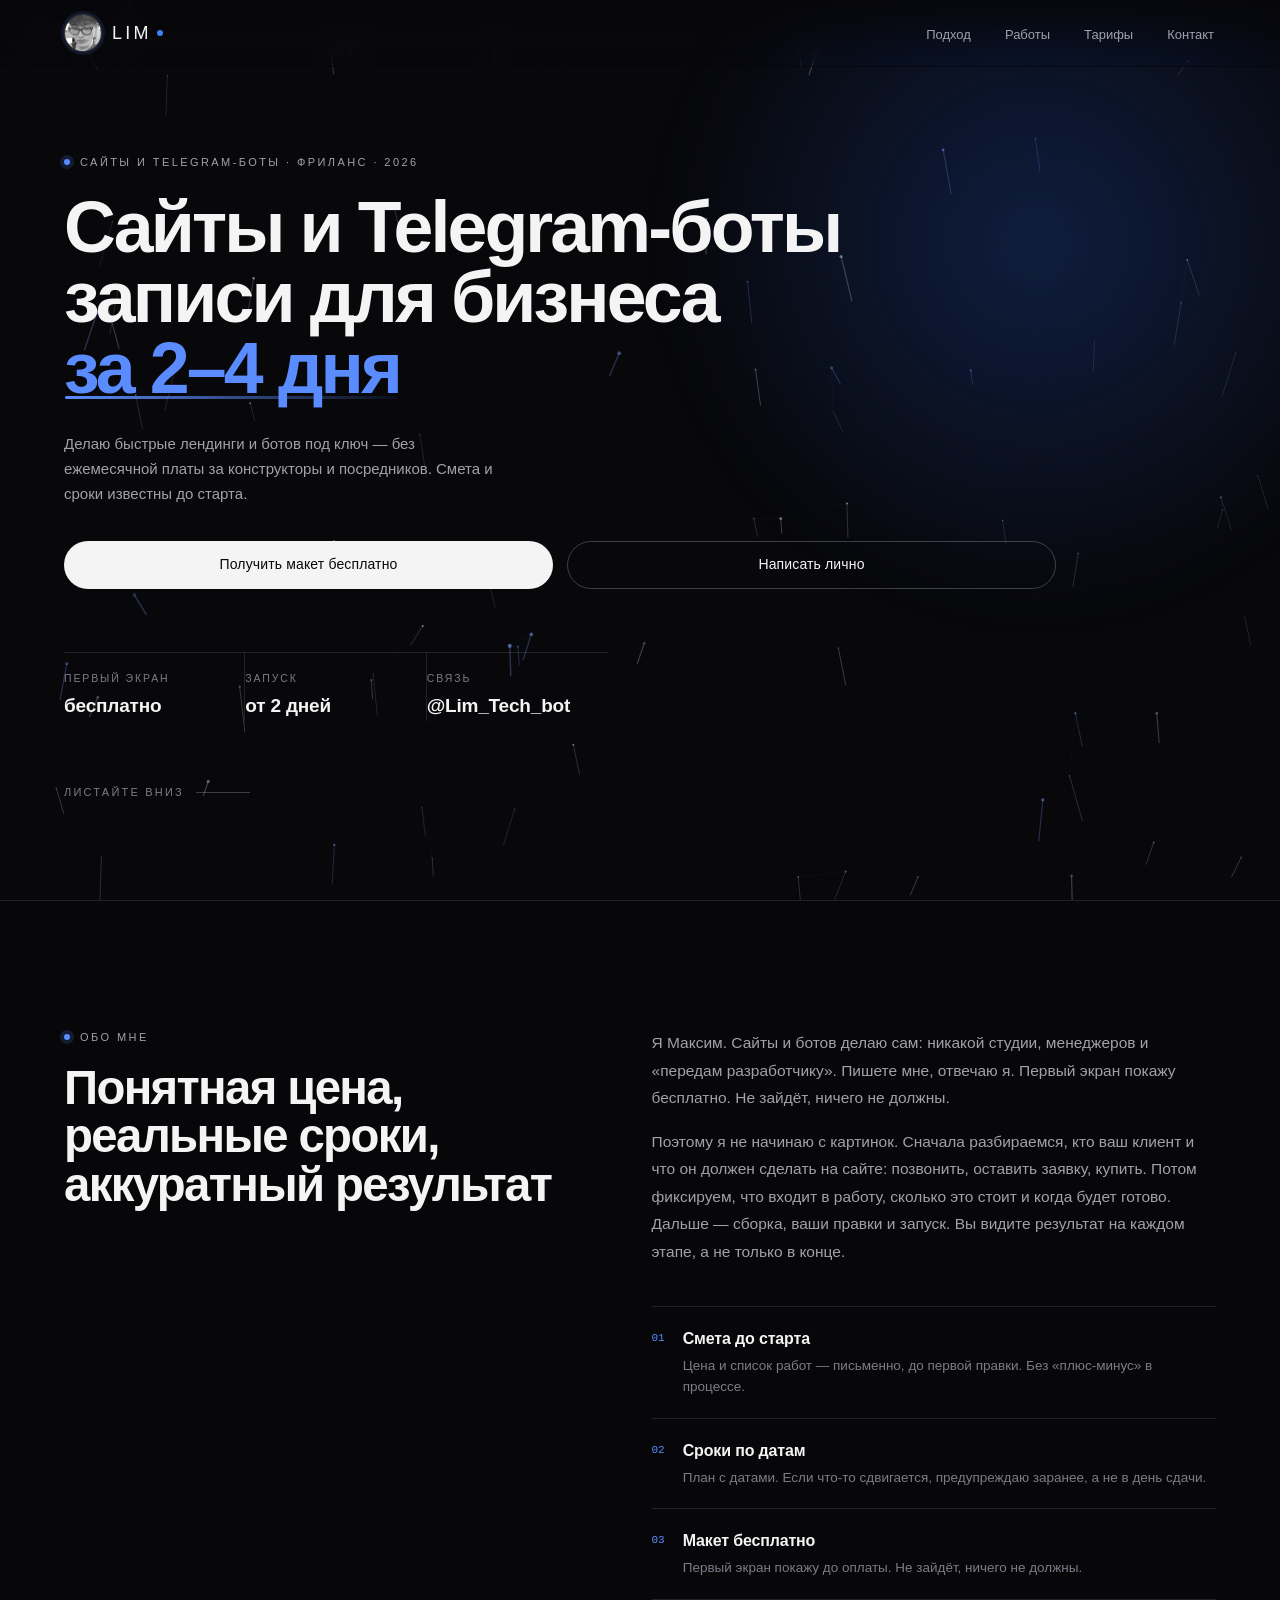
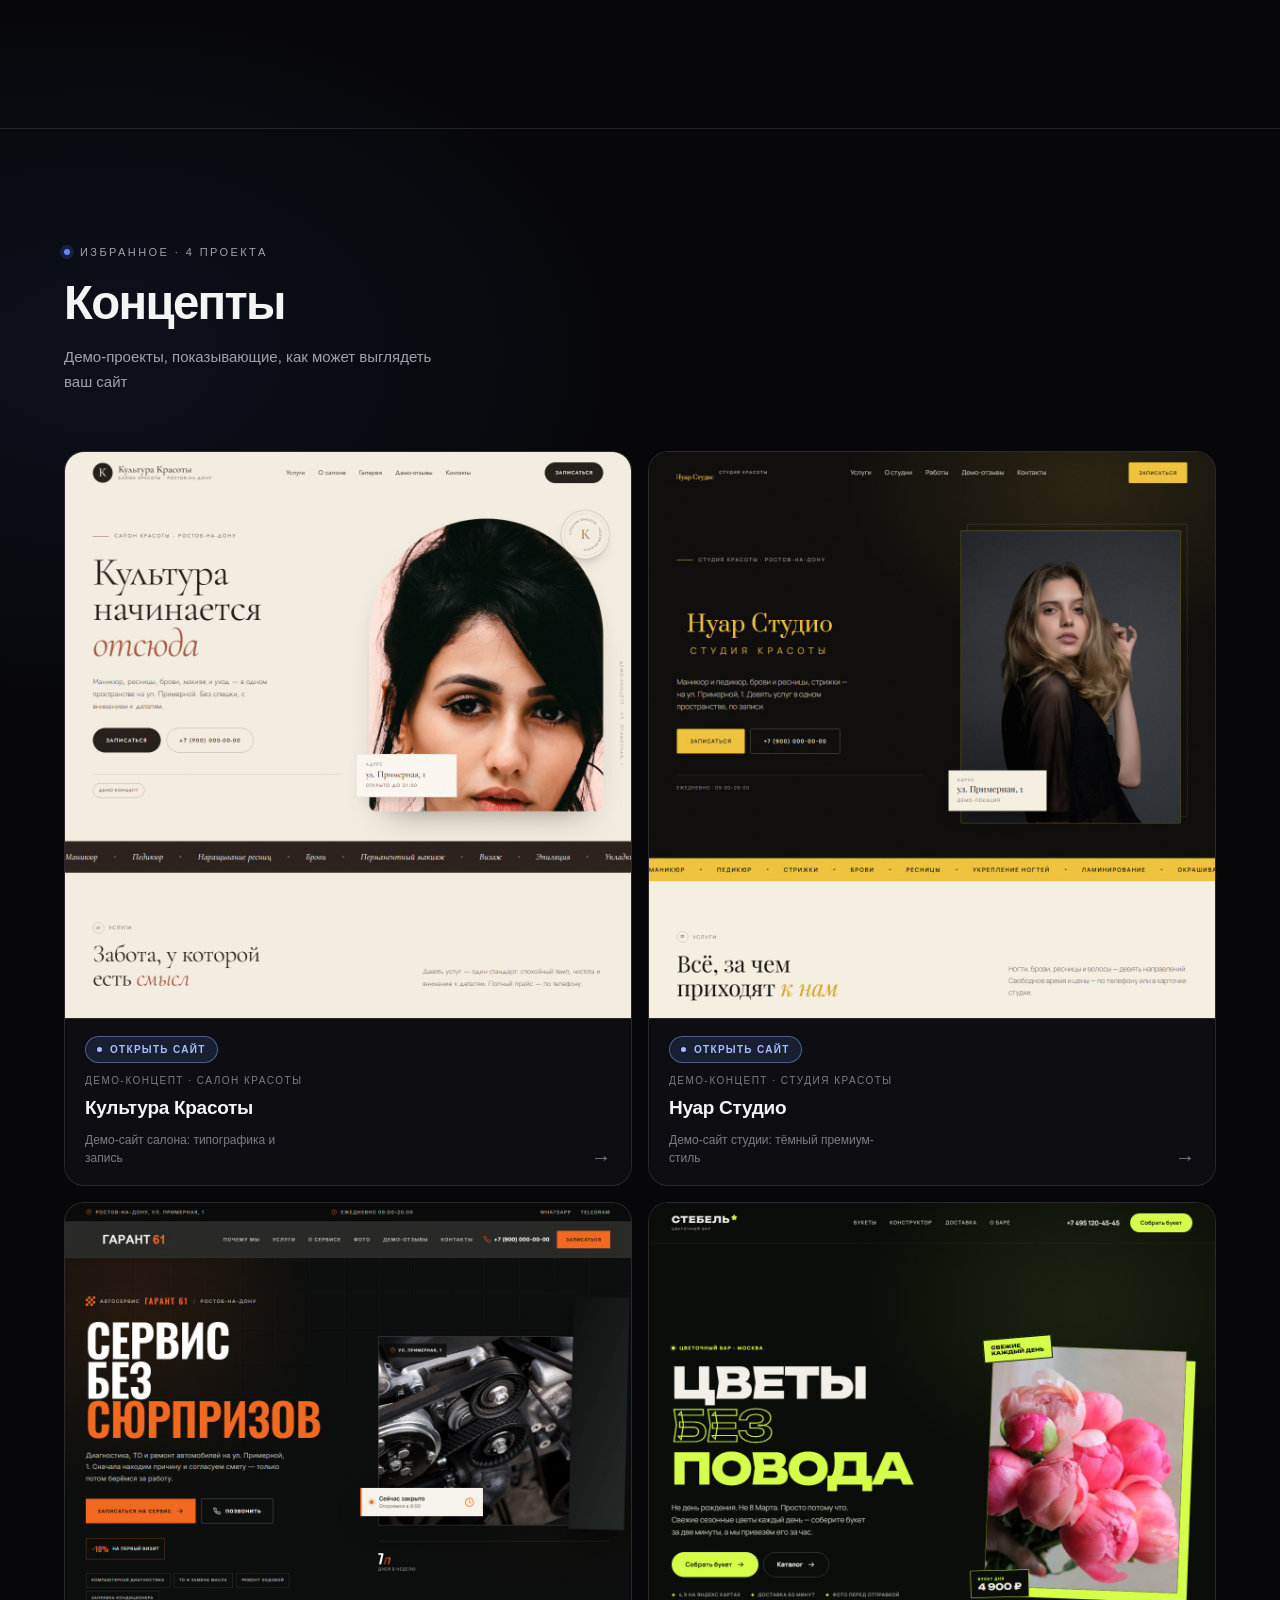
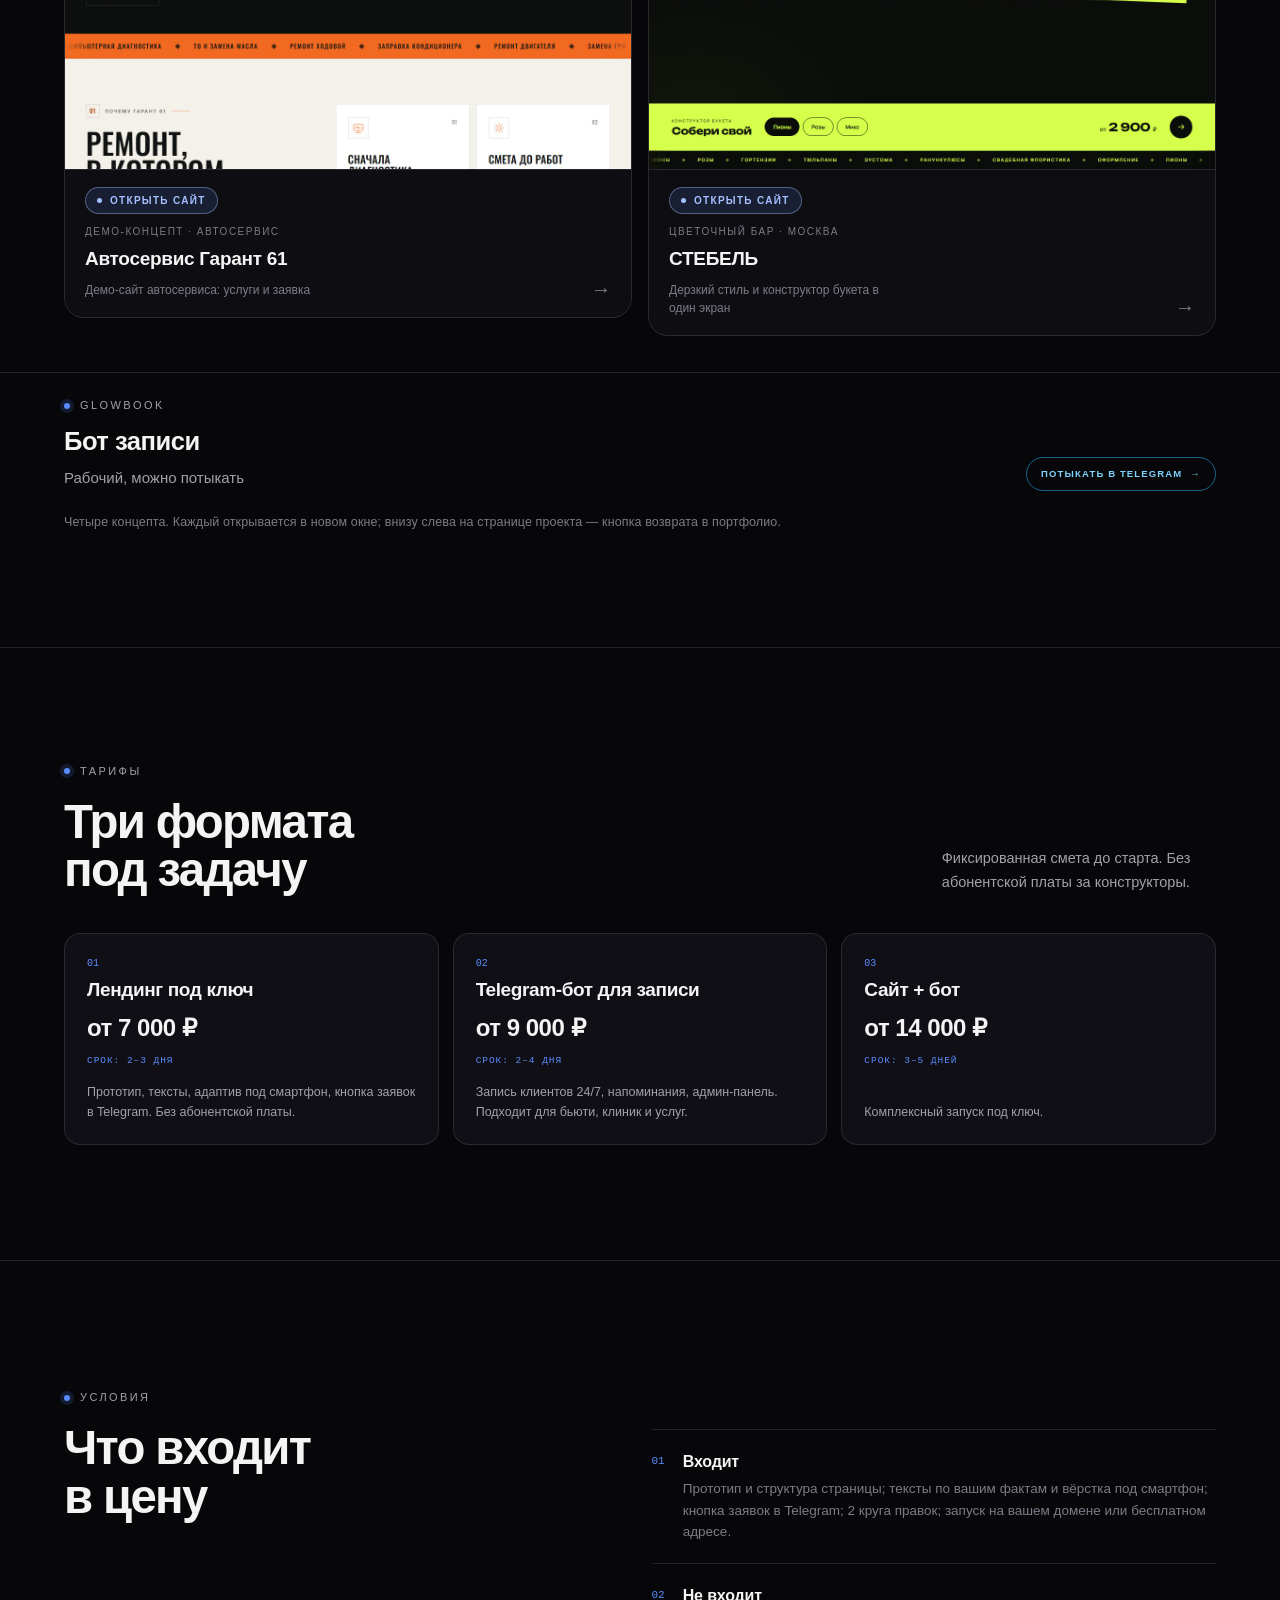
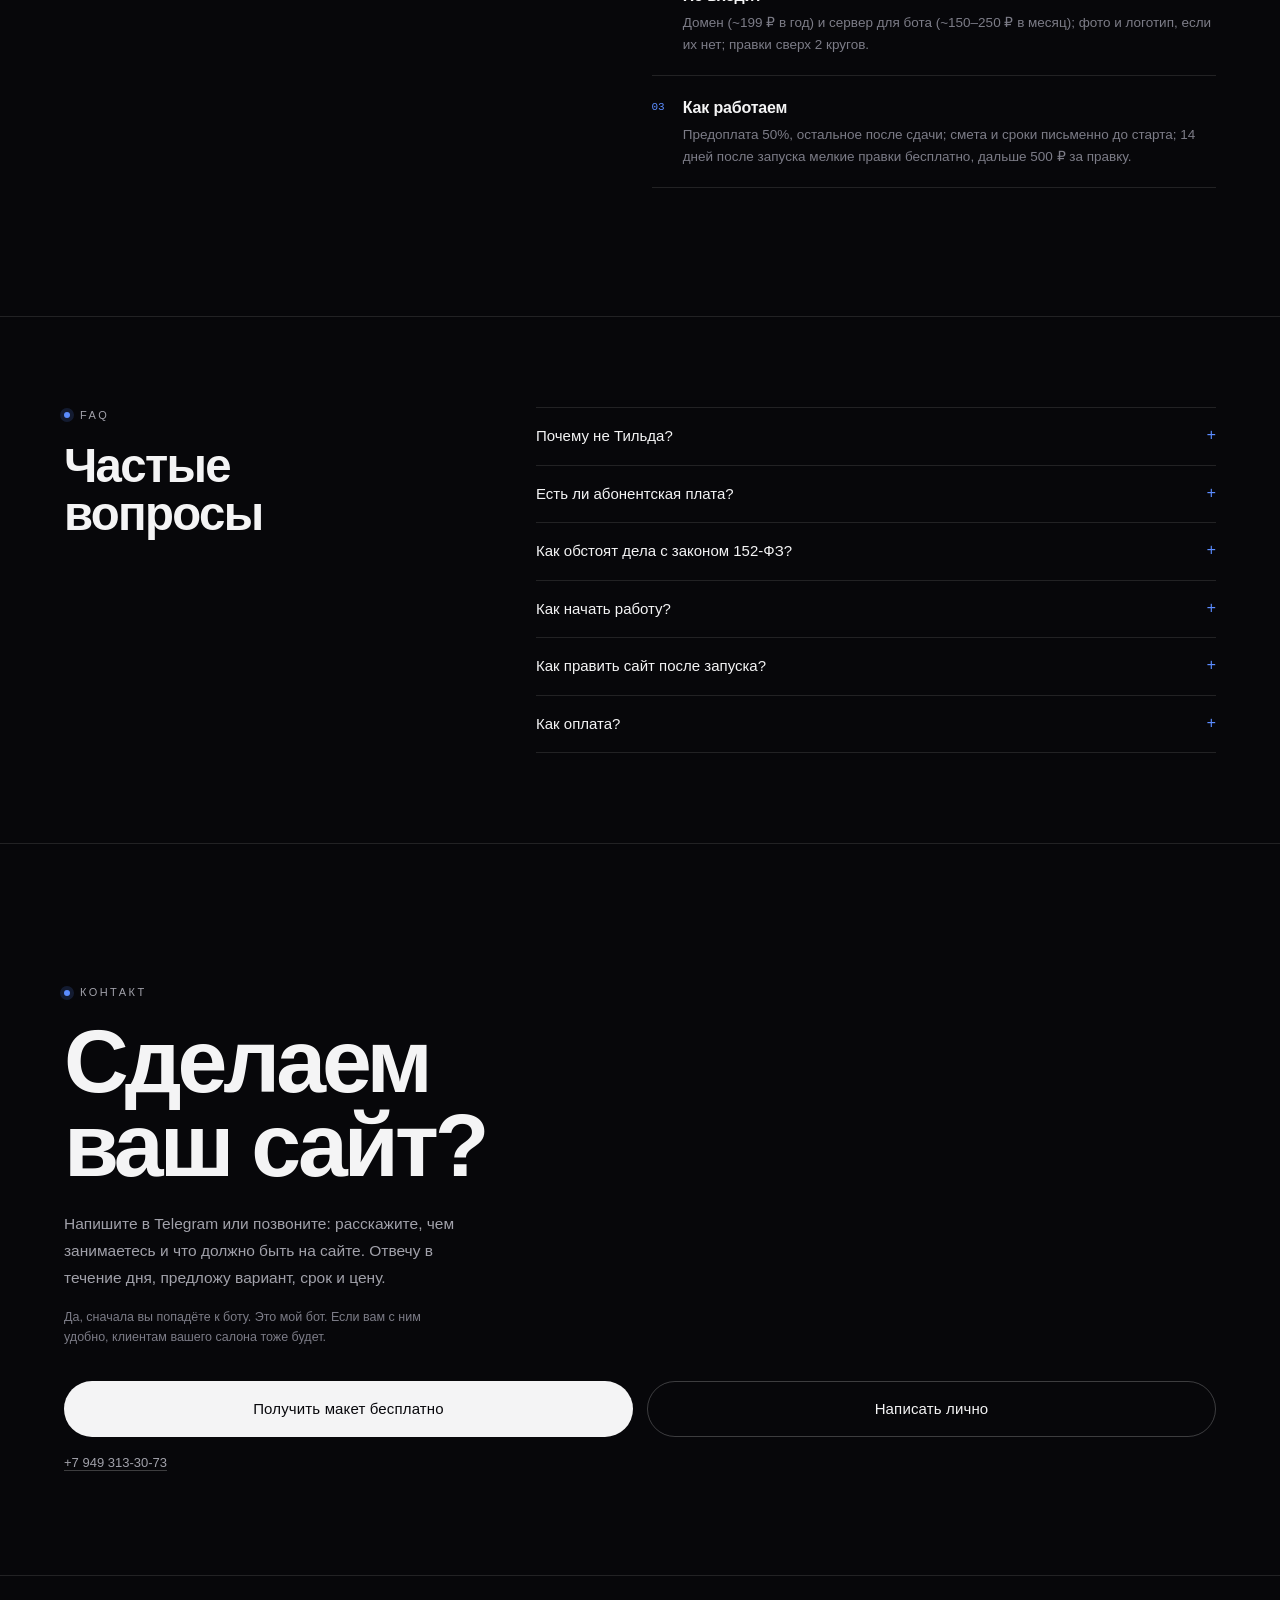
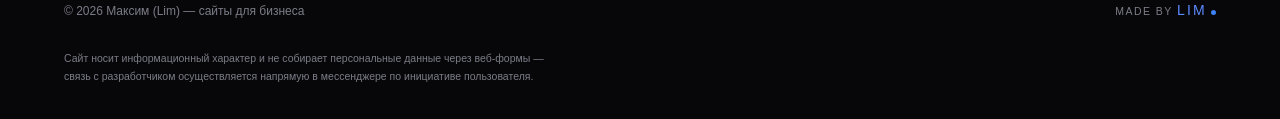
<file: index.html>
<!doctype html>
<html lang="ru">
<head>
<meta charset="utf-8" />
<meta name="viewport" content="width=device-width, initial-scale=1.0" />
<title>Максим (Lim) — сайты и Telegram-боты для бизнеса за 2–4 дня</title>
<meta name="description" content="Лендинги и Telegram-боты записи под ключ за 2–4 дня. Смета, сроки и цена до старта. Без абонентской платы и посредников." />
<meta name="theme-color" content="#07070a" />
<meta property="og:title" content="Максим (Lim) — сайты и Telegram-боты для бизнеса за 2–4 дня" />
<meta property="og:description" content="Быстрые лендинги и боты записи под ключ. Смета и сроки известны до старта." />
<meta property="og:type" content="website" />
<link rel="icon" href="./assets/favicon.ico" type="image/x-icon" />
<link rel="stylesheet" href="./assets/styles.css" />
</head>
<body>
<a class="skip-link" href="#works">Перейти к работам</a>

<canvas id="particles" aria-hidden="true"></canvas>
<div class="grain" aria-hidden="true"></div>

<header class="topbar">
  <a class="brand" href="#top" aria-label="LIM — на главную">
    <img class="brand-avatar" src="./assets/avatar.jpg" alt="" width="38" height="38" />
    <span class="brand-text"><span class="brand-word">LIM</span><span class="brand-dot" aria-hidden="true"></span></span>
  </a>

  <nav class="nav" aria-label="Основная навигация">
    <a href="#about">Подход</a>
    <a href="#works">Работы</a>
    <a href="#pricing">Тарифы</a>
    <a href="#contact">Контакт</a>
  </nav>
</header>

<main id="top">

  <!-- ───────────────────────── HERO ───────────────────────── -->
  <section class="hero" aria-labelledby="hero-title">
    <div class="hero-inner">
      <p class="eyebrow reveal">
        <span class="eyebrow-dot" aria-hidden="true"></span>
        Сайты и Telegram-боты · фриланс · 2026
      </p>

      <h1 class="hero-title hero-title--offer reveal" id="hero-title">
        Сайты и Telegram&#8209;боты<br />
        записи для бизнеса<br />
        <span class="hero-accent">за 2–4 дня</span>
      </h1>

      <p class="hero-lead reveal">
        Делаю быстрые лендинги и ботов под ключ — без ежемесячной платы
        за конструкторы и посредников. Смета и сроки известны до старта.
      </p>

      <div class="hero-actions reveal">
        <a class="btn btn--primary" href="https://t.me/Lim_Tech_bot?start=site" target="_blank" rel="noopener">Получить макет бесплатно</a>
        <a class="btn btn--ghost" href="https://t.me/Liyd_q" target="_blank" rel="noopener">Написать лично</a>
      </div>

      <dl class="hero-stats reveal">
        <div><dt>Первый экран</dt><dd>бесплатно</dd></div>
        <div><dt>Запуск</dt><dd>от 2 дней</dd></div>
        <div><dt>Связь</dt><dd>@Lim_Tech_bot</dd></div>
      </dl>
    </div>

    <div class="hero-bottom">
      <a class="scroll-cue" href="#about">
        <span>Листайте вниз</span>
        <span class="scroll-cue-line" aria-hidden="true"></span>
      </a>
    </div>
  </section>

  <!-- ───────────────────────── ABOUT ───────────────────────── -->
  <section class="chapter" id="about" aria-labelledby="about-title">
    <div class="chapter-head">
      <p class="eyebrow reveal"><span class="eyebrow-dot" aria-hidden="true"></span>Обо мне</p>
      <h2 class="chapter-title reveal" id="about-title">
        Понятная цена,<br />реальные сроки,<br />аккуратный результат
      </h2>
    </div>

    <div class="chapter-body">
      <p class="reveal">
        Я Максим. Сайты и ботов делаю сам: никакой студии, менеджеров и
        «передам разработчику». Пишете мне, отвечаю я. Первый экран покажу
        бесплатно. Не зайдёт, ничего не должны.
      </p>
      <p class="reveal">
        Поэтому я не начинаю с картинок. Сначала разбираемся, кто ваш клиент и
        что он должен сделать на сайте: позвонить, оставить заявку, купить.
        Потом фиксируем, что входит в работу, сколько это стоит и когда будет
        готово. Дальше — сборка, ваши правки и запуск. Вы видите результат на
        каждом этапе, а не только в конце.
      </p>

      <ul class="principles">
        <li class="reveal">
          <span class="principle-num" aria-hidden="true">01</span>
          <h3>Смета до старта</h3>
          <p>Цена и список работ — письменно, до первой правки. Без «плюс-минус» в процессе.</p>
        </li>
        <li class="reveal">
          <span class="principle-num" aria-hidden="true">02</span>
          <h3>Сроки по датам</h3>
          <p>План с датами. Если что-то сдвигается, предупреждаю заранее, а не в день сдачи.</p>
        </li>
        <li class="reveal">
          <span class="principle-num" aria-hidden="true">03</span>
          <h3>Макет бесплатно</h3>
          <p>Первый экран покажу до оплаты. Не зайдёт, ничего не должны.</p>
        </li>
      </ul>
    </div>
  </section>

  <!-- ───────────────────────── WORKS ───────────────────────── -->
  <section class="works" id="works" aria-labelledby="works-title">
    <div class="works-head">
      <div>
        <p class="eyebrow reveal"><span class="eyebrow-dot" aria-hidden="true"></span>Избранное · 4 проекта</p>
        <h2 class="chapter-title reveal" id="works-title">Концепты</h2>
        <p class="works-lead reveal">
          Демо-проекты, показывающие, как может выглядеть ваш сайт
        </p>
      </div>

      <div class="works-controls reveal">
        <p class="works-hint" aria-hidden="true">Листайте вбок <span>→</span></p>
        <div class="works-buttons">
          <button class="round-btn" type="button" data-scroll="prev" aria-label="Предыдущий пример">
            <svg viewBox="0 0 24 24" aria-hidden="true"><path d="M19 12H5M11 6l-6 6 6 6" /></svg>
          </button>
          <button class="round-btn" type="button" data-scroll="next" aria-label="Следующий пример">
            <svg viewBox="0 0 24 24" aria-hidden="true"><path d="M5 12h14M13 6l6 6-6 6" /></svg>
          </button>
        </div>
      </div>
    </div>

    <div class="works-viewport">
      <ul class="works-track" id="works-track" tabindex="0"
          aria-label="Примеры работ">

        <!-- 01 · Культура Красоты -->
        <li class="work" data-accent="#b4755d">
          <a class="work-card work-card--site" href="./salon-kultura/index.html" target="_blank" rel="noopener">
            <div class="work-mock">
              <img class="work-shot" src="./assets/img/work-kultura.jpg" alt="Первый экран сайта «Культура Красоты»" width="1200" height="1200" loading="lazy" decoding="async" />
            </div>
            <div class="work-foot">
              <div>
                <span class="work-badge">Открыть сайт</span>
                <span class="work-tag">Демо-концепт · салон красоты</span>
                <h3>Культура Красоты</h3>
                <p class="work-desc">Демо-сайт салона: типографика и запись</p>
              </div>
              <span class="work-arrow" aria-hidden="true">→</span>
            </div>
          </a>
        </li>

        <!-- 02 · Нуар Студио -->
        <li class="work" data-accent="#d4b25a">
          <a class="work-card work-card--site" href="./salon-lili/index.html" target="_blank" rel="noopener">
            <div class="work-mock">
              <img class="work-shot" src="./assets/img/work-lili.jpg" alt="Первый экран сайта студии красоты Нуар Студио" width="1200" height="1200" loading="lazy" decoding="async" />
            </div>
            <div class="work-foot">
              <div>
                <span class="work-badge">Открыть сайт</span>
                <span class="work-tag">Демо-концепт · студия красоты</span>
                <h3>Нуар Студио</h3>
                <p class="work-desc">Демо-сайт студии: тёмный премиум-стиль</p>
              </div>
              <span class="work-arrow" aria-hidden="true">→</span>
            </div>
          </a>
        </li>

        <!-- 03 · Гарант 61 -->
        <li class="work" data-accent="#f26a21">
          <a class="work-card work-card--site" href="./autoservice-akara/index.html" target="_blank" rel="noopener">
            <div class="work-mock">
              <img class="work-shot" src="./assets/img/work-akara.jpg" alt="Первый экран сайта автосервиса Гарант 61" width="1200" height="1200" loading="lazy" decoding="async" />
            </div>
            <div class="work-foot">
              <div>
                <span class="work-badge">Открыть сайт</span>
                <span class="work-tag">Демо-концепт · автосервис</span>
                <h3>Автосервис Гарант 61</h3>
                <p class="work-desc">Демо-сайт автосервиса: услуги и заявка</p>
              </div>
              <span class="work-arrow" aria-hidden="true">→</span>
            </div>
          </a>
        </li>

        <!-- 04 · СТЕБЕЛЬ -->
        <li class="work" data-accent="#d6ff4b">
          <a class="work-card work-card--site" href="./stebel/index.html" target="_blank" rel="noopener">
            <div class="work-mock">
              <img class="work-shot" src="./assets/img/work-stebel.jpg" alt="Первый экран сайта цветочного бара СТЕБЕЛЬ" width="1200" height="1200" loading="lazy" decoding="async" />
            </div>
            <div class="work-foot">
              <div>
                <span class="work-badge">Открыть сайт</span>
                <span class="work-tag">Цветочный бар · Москва</span>
                <h3>СТЕБЕЛЬ</h3>
                <p class="work-desc">Дерзкий стиль и конструктор букета в один экран</p>
              </div>
              <span class="work-arrow" aria-hidden="true">→</span>
            </div>
          </a>
        </li>

      </ul>
    </div>

    <div class="works-bot reveal">
      <div>
        <p class="eyebrow"><span class="eyebrow-dot" aria-hidden="true"></span>GlowBook</p>
        <h3>Бот записи</h3>
        <p class="works-lead">Рабочий, можно потыкать</p>
      </div>
      <a class="work-cta" href="https://t.me/GlowBook_demo_bot" target="_blank" rel="noopener">Потыкать в Telegram <span aria-hidden="true">→</span></a>
    </div>

    <div class="works-progress" aria-hidden="true">
      <span class="works-progress-bar" id="works-progress-bar"></span>
    </div>

    <p class="works-note reveal">
      Четыре концепта. Каждый открывается в новом окне; внизу слева на странице
      проекта — кнопка возврата в портфолио.
    </p>
  </section>

  <!-- ───────────────────────── ТАРИФЫ ──────────────────────── -->
  <section class="pricing-block" id="pricing" aria-labelledby="pricing-title">
    <div class="pricing-head">
      <div>
        <p class="eyebrow reveal"><span class="eyebrow-dot" aria-hidden="true"></span>Тарифы</p>
        <h2 class="chapter-title reveal" id="pricing-title">Три формата<br />под задачу</h2>
      </div>
      <p class="pricing-lead reveal">
        Фиксированная смета до старта. Без абонентской платы за конструкторы.
      </p>
    </div>

    <ul class="pricing-grid">
      <li class="price-card reveal">
        <span class="principle-num" aria-hidden="true">01</span>
        <h3>Лендинг под ключ</h3>
        <p class="price-value">от 7 000 ₽</p>
        <p class="price-term">Срок: 2–3 дня</p>
        <p class="price-desc">Прототип, тексты, адаптив под смартфон, кнопка заявок в Telegram. Без абонентской платы.</p>
      </li>

      <li class="price-card reveal">
        <span class="principle-num" aria-hidden="true">02</span>
        <h3>Telegram-бот для записи</h3>
        <p class="price-value">от 9 000 ₽</p>
        <p class="price-term">Срок: 2–4 дня</p>
        <p class="price-desc">Запись клиентов 24/7, напоминания, админ-панель. Подходит для бьюти, клиник и услуг.</p>
      </li>

      <li class="price-card reveal">
        <span class="principle-num" aria-hidden="true">03</span>
        <h3>Сайт + бот</h3>
        <p class="price-value">от 14 000 ₽</p>
        <p class="price-term">Срок: 3–5 дней</p>
        <p class="price-desc">Комплексный запуск под ключ.</p>
      </li>
    </ul>
  </section>

  <!-- ──────────────────────── ЧТО ВХОДИТ ─────────────────── -->
  <section class="chapter" id="included" aria-labelledby="included-title">
    <div class="chapter-head">
      <p class="eyebrow reveal"><span class="eyebrow-dot" aria-hidden="true"></span>Условия</p>
      <h2 class="chapter-title reveal" id="included-title">Что входит<br />в цену</h2>
    </div>

    <div class="chapter-body">
      <ul class="principles">
        <li class="reveal">
          <span class="principle-num" aria-hidden="true">01</span>
          <h3>Входит</h3>
          <p>Прототип и структура страницы; тексты по вашим фактам и вёрстка под смартфон; кнопка заявок в Telegram; 2 круга правок; запуск на вашем домене или бесплатном адресе.</p>
        </li>
        <li class="reveal">
          <span class="principle-num" aria-hidden="true">02</span>
          <h3>Не входит</h3>
          <p>Домен (~199 ₽ в год) и сервер для бота (~150–250 ₽ в месяц); фото и логотип, если их нет; правки сверх 2 кругов.</p>
        </li>
        <li class="reveal">
          <span class="principle-num" aria-hidden="true">03</span>
          <h3>Как работаем</h3>
          <p>Предоплата 50%, остальное после сдачи; смета и сроки письменно до старта; 14 дней после запуска мелкие правки бесплатно, дальше 500 ₽ за правку.</p>
        </li>
      </ul>
    </div>
  </section>

  <!-- ───────────────────────── FAQ ─────────────────────────── -->
  <section class="faq" id="faq" aria-labelledby="faq-title">
    <div class="faq-inner">
      <div class="faq-head">
        <p class="eyebrow reveal"><span class="eyebrow-dot" aria-hidden="true"></span>FAQ</p>
        <h2 class="chapter-title reveal" id="faq-title">Частые<br />вопросы</h2>
      </div>

      <div class="faq-list reveal">
        <details>
          <summary>Почему не Тильда?</summary>
          <p>Чистая вёрстка загружается быстрее на мобильном интернете, не имеет рекламных плашек и не требует платить ~750 ₽/мес за платный тариф конструктора.</p>
        </details>
        <details>
          <summary>Есть ли абонентская плата?</summary>
          <p>За сам сайт-визитку — 0 ₽ в месяц. При желании подключается ваш домен .ru (~199 ₽ за первый год у регистратора). Для круглосуточной работы Telegram-бота нужен минимальный сервер в РФ (~150–250 ₽/мес).</p>
        </details>
        <details>
          <summary>Как обстоят дела с законом 152-ФЗ?</summary>
          <p>На простых визитках заявки уходят напрямую в ваш Telegram без сбора базы на сайте. Если нужны веб-формы или бот с базой клиентов — размещаем их на российском сервере.</p>
        </details>
        <details>
          <summary>Как начать работу?</summary>
          <p>Напишите пару слов о вашей задаче в Telegram-бот (<a href="https://t.me/Lim_Tech_bot?start=site" target="_blank" rel="noopener">@Lim_Tech_bot</a>) — бесплатно соберу концепт первого экрана или дам потыкать демо-бота.</p>
        </details>
        <details>
          <summary>Как править сайт после запуска?</summary>
          <p>Пишете мне, правлю я. 14 дней после запуска бесплатно, дальше 500 ₽ за правку.</p>
        </details>
        <details>
          <summary>Как оплата?</summary>
          <p>50% предоплата, 50% после сдачи. Смета и сроки фиксируются письменно до старта.</p>
        </details>
      </div>
    </div>
  </section>

  <!-- ──────────────────────── CONTACT ──────────────────────── -->
  <section class="contact" id="contact" aria-labelledby="contact-title">
    <p class="eyebrow reveal"><span class="eyebrow-dot" aria-hidden="true"></span>Контакт</p>

    <h2 class="contact-title reveal" id="contact-title">
      Сделаем<br />ваш сайт?
    </h2>

    <p class="contact-lead reveal">
      Напишите в Telegram или позвоните: расскажите, чем занимаетесь и что должно
      быть на сайте. Отвечу в течение дня, предложу вариант, срок и цену.
    </p>

    <p class="contact-note reveal">Да, сначала вы попадёте к боту. Это мой бот. Если вам с ним удобно, клиентам вашего салона тоже будет.</p>

    <div class="contact-actions reveal">
      <a class="btn btn--primary btn--lg" href="https://t.me/Lim_Tech_bot?start=site" target="_blank" rel="noopener">Получить макет бесплатно</a>
      <a class="btn btn--ghost btn--lg" href="https://t.me/Liyd_q" target="_blank" rel="noopener">Написать лично</a>
    </div>

    <p class="contact-phone reveal"><a href="tel:+79493133073">+7 949 313-30-73</a></p>
  </section>

</main>

<footer class="footer">
  <p>© <span id="year">2026</span> Максим (Lim) — сайты для бизнеса</p>
  <p class="footer-made">made by <span class="brand-word">LIM</span><span class="brand-dot" aria-hidden="true"></span></p>
  <p class="footer-legal"><span>Сайт носит информационный характер и не собирает персональные данные через веб-формы — связь с разработчиком осуществляется напрямую в мессенджере по инициативе пользователя.</span></p>
</footer>

<script src="./assets/main.js" defer></script>
</body>
</html>
</file>
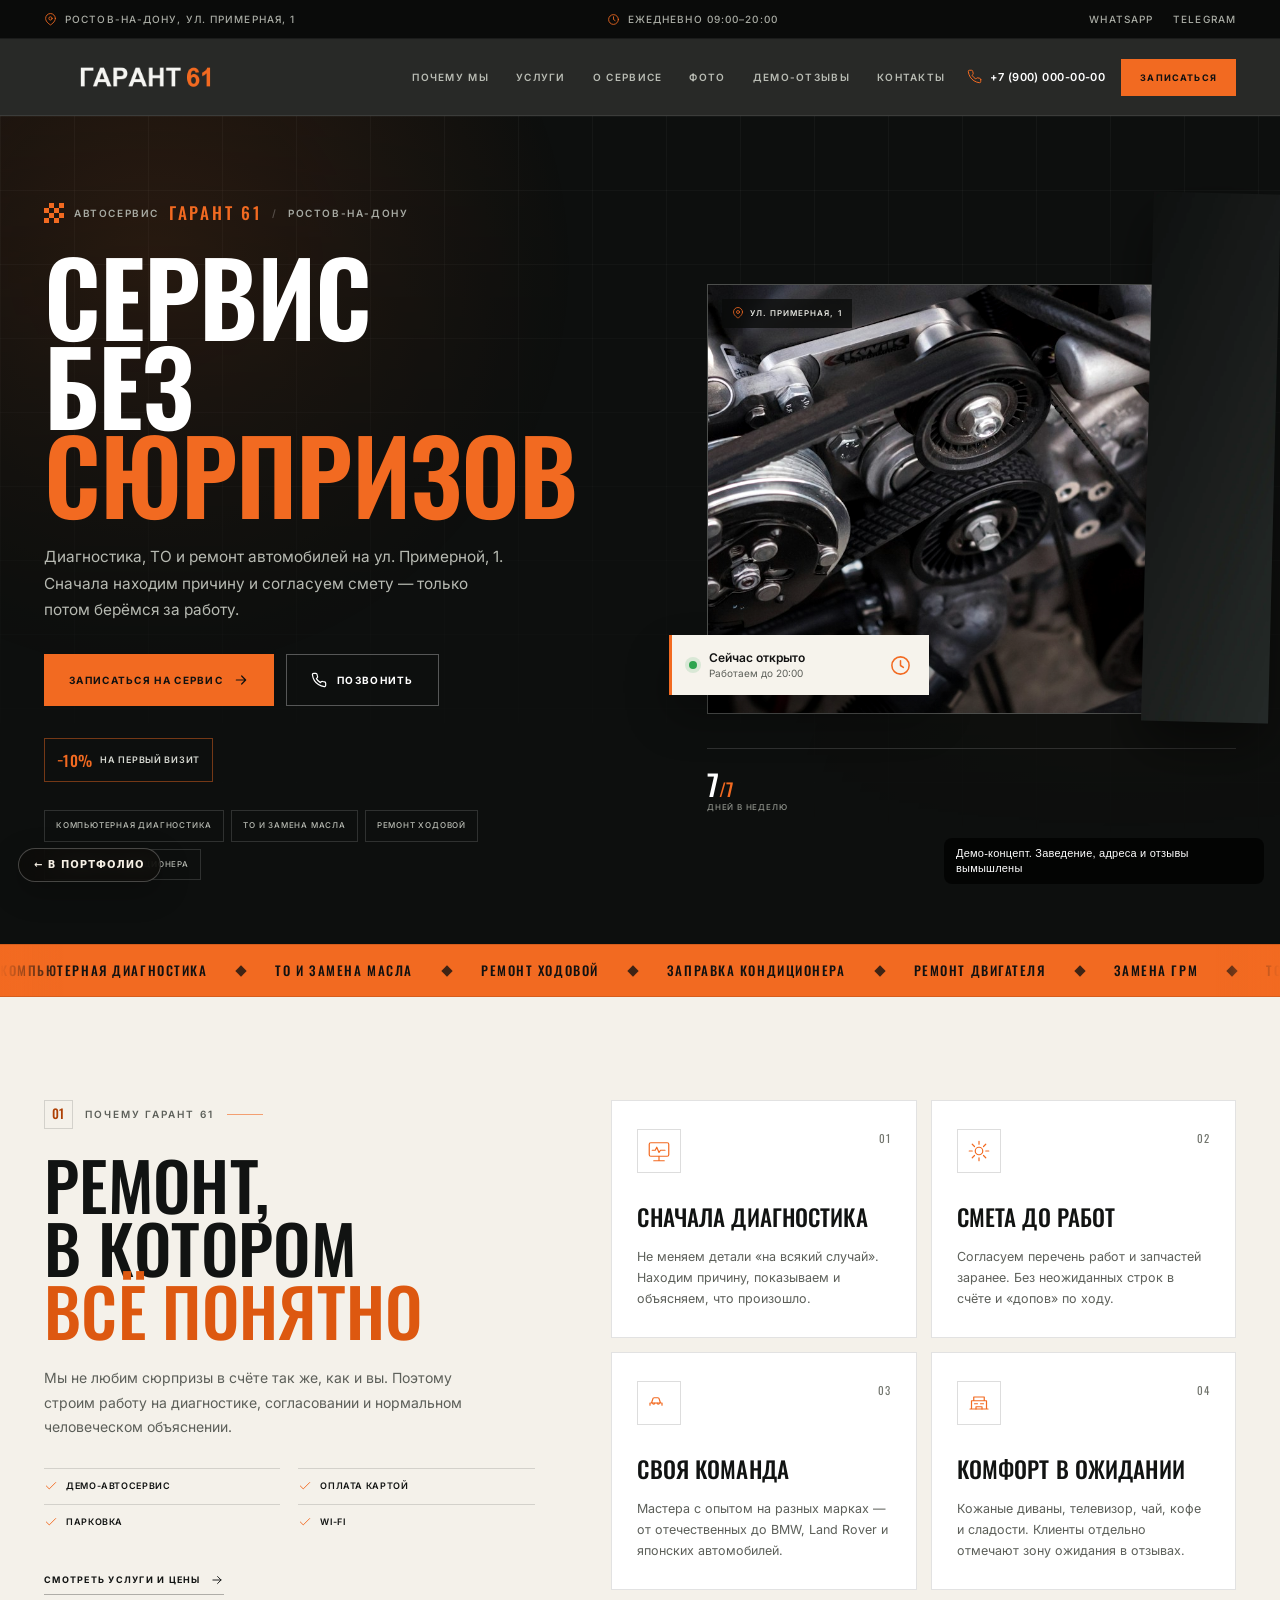
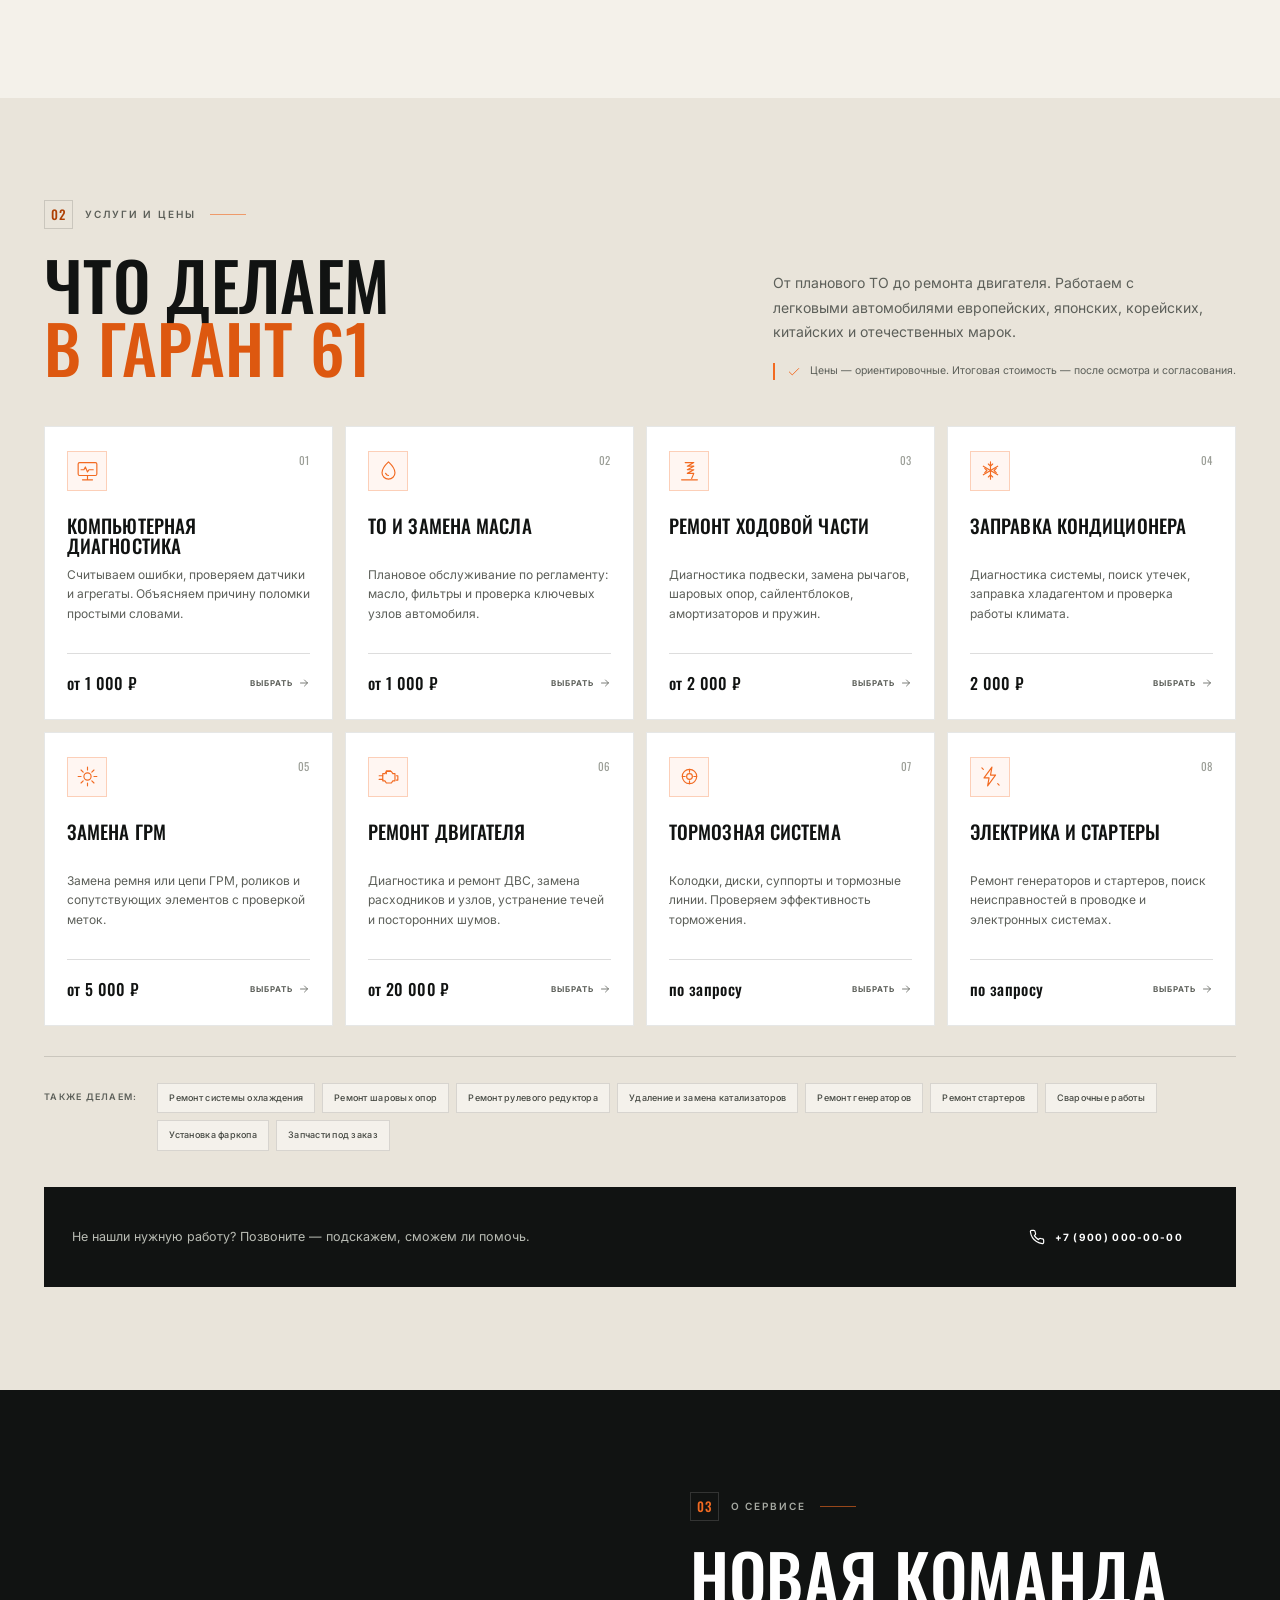
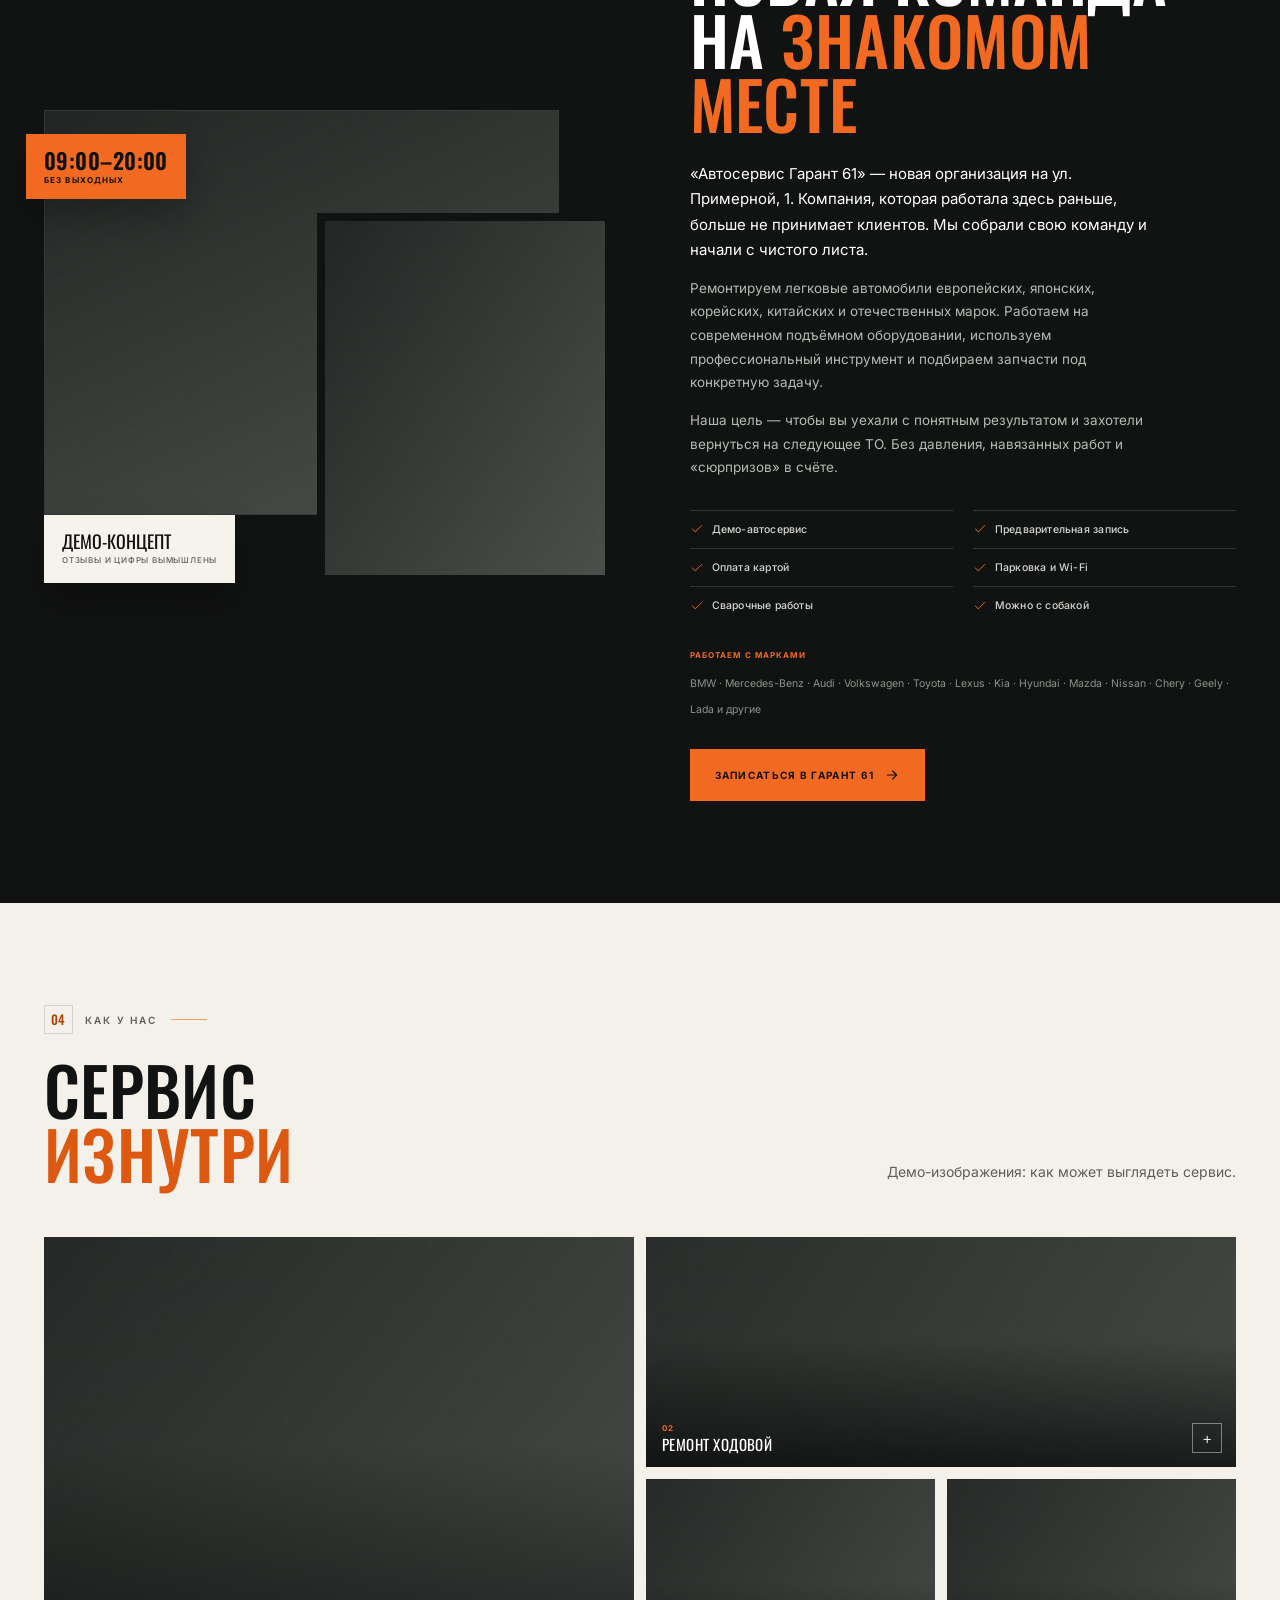
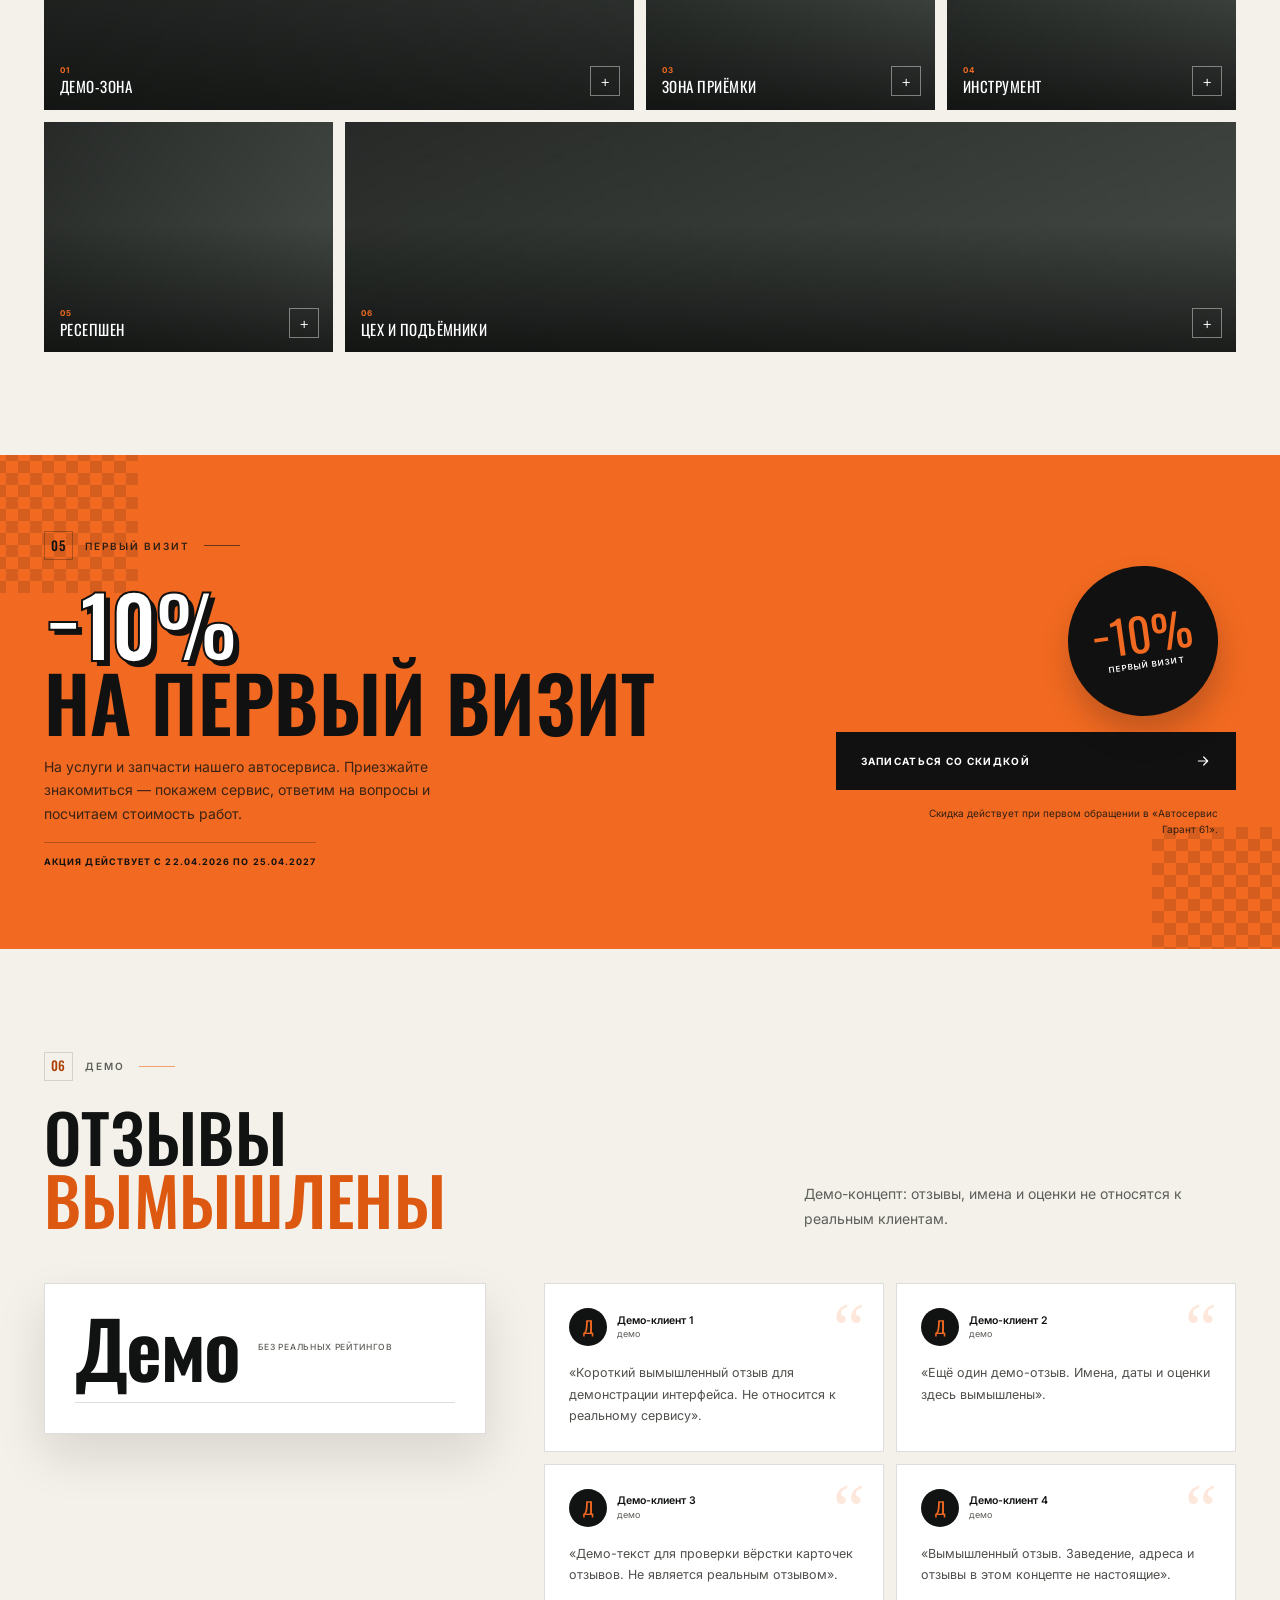
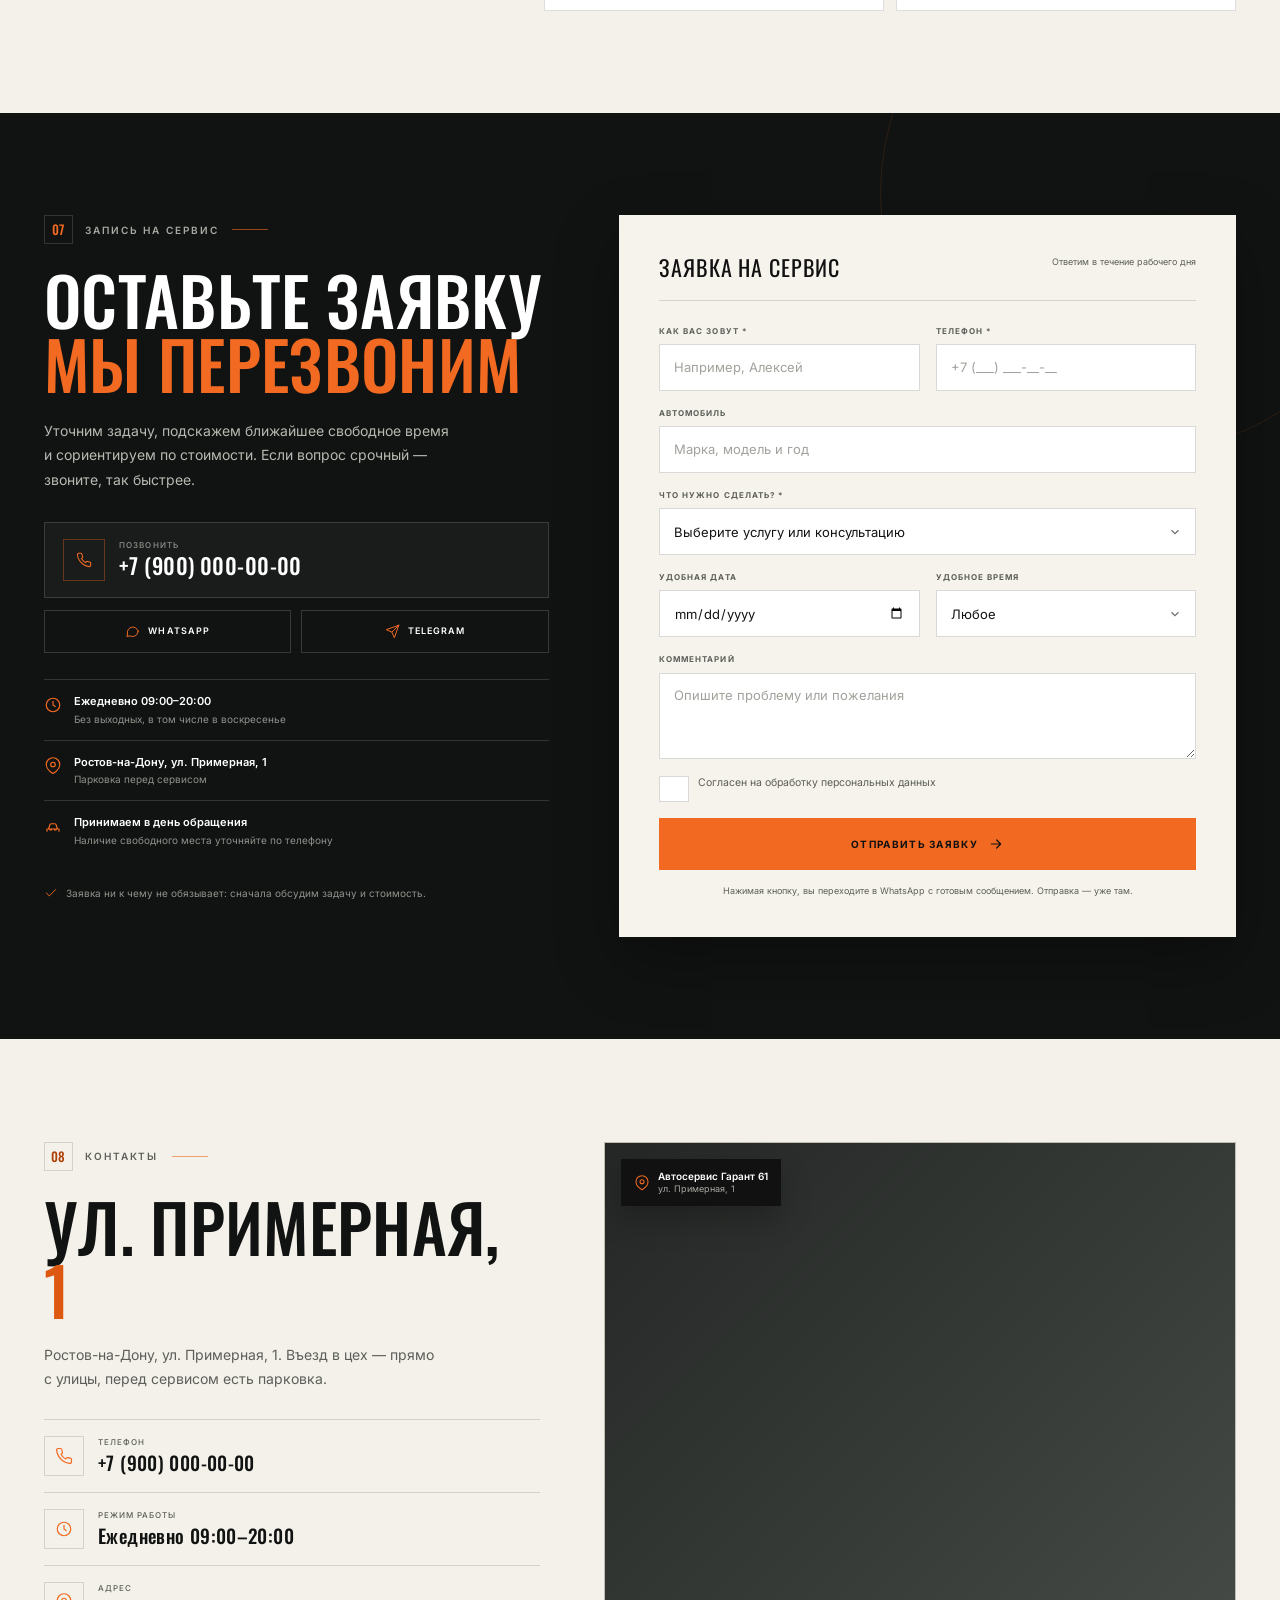
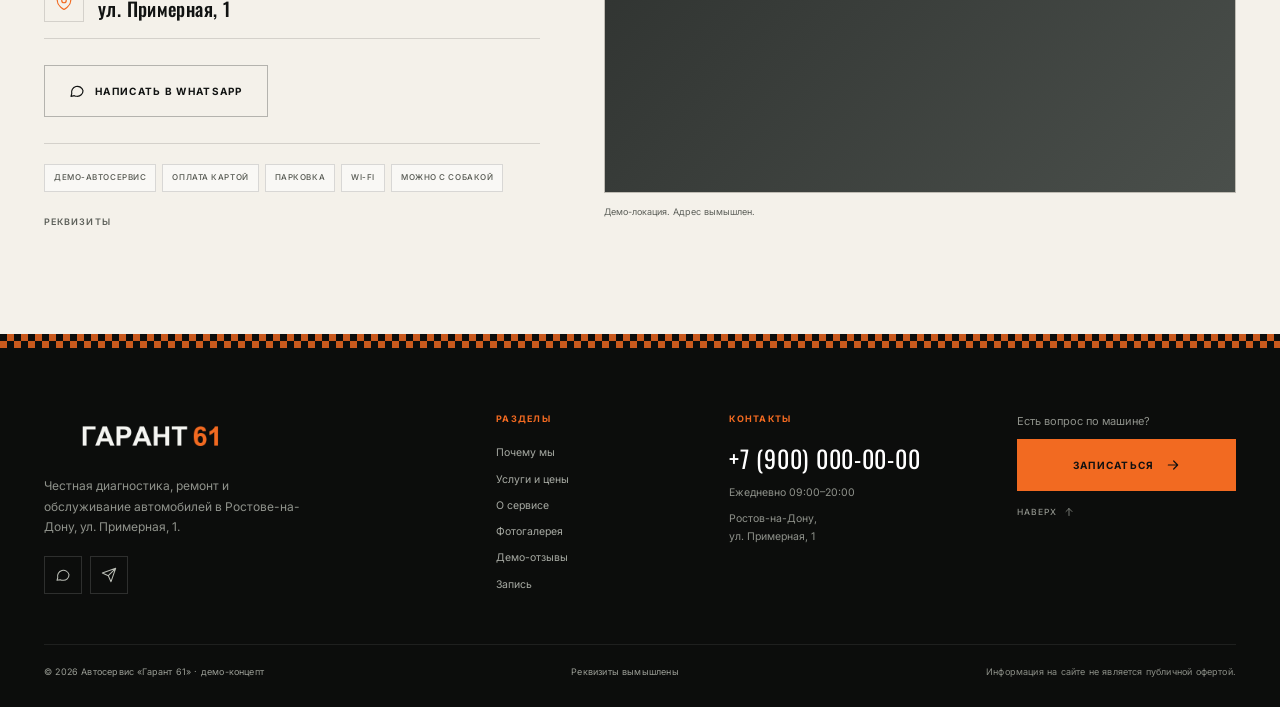
<file: autoservice-akara/index.html>
<!doctype html>
<html lang="ru">
<head>
  <meta charset="utf-8" />
  <base href="./" />
  <script>document.documentElement.classList.add("js");</script>
  <meta name="viewport" content="width=device-width, initial-scale=1" />
  <meta name="robots" content="noindex" />
  <title>Автосервис Гарант 61 — демо-концепт автосервиса</title>
  <meta name="description" content="Демо-концепт автосервиса «Гарант 61»: диагностика, ТО и ремонт автомобилей. Адрес и контакты вымышлены." />
  <meta name="theme-color" content="#111312" />

  <meta property="og:type" content="website" />
  <meta property="og:title" content="Автосервис Гарант 61 — демо-концепт" />
  <meta property="og:description" content="Демо-концепт автосервиса: диагностика, ТО и ремонт. Адрес и контакты вымышлены." />
  <meta property="og:image" content="assets/img/hero.jpg" />

  <link rel="preconnect" href="https://fonts.googleapis.com" />
  <link rel="preconnect" href="https://fonts.gstatic.com" crossorigin />
  <link href="https://fonts.googleapis.com/css2?family=Inter:wght@400;500;600;700&family=Oswald:wght@300;400;500;600;700&display=swap" rel="stylesheet" />
  <link rel="preload" as="image" href="assets/img/hero.jpg" fetchpriority="high" />
  <link rel="icon" type="image/png" href="assets/img/favicon.png" />
  <link rel="apple-touch-icon" href="assets/img/logo-180.png" />
  <link rel="stylesheet" href="assets/styles.css" />
</head>
<body id="top">
  <a class="skip-link" href="#main">Перейти к содержимому</a>
  <div class="scroll-progress" id="scroll-progress" aria-hidden="true"></div>

  <svg class="svg-defs" aria-hidden="true" focusable="false">
    <defs>
      <symbol id="i-arrow" viewBox="0 0 24 24"><path d="M5 12h14M13 6l6 6-6 6" /></symbol>
      <symbol id="i-arrow-up" viewBox="0 0 24 24"><path d="M12 19V5M6 11l6-6 6 6" /></symbol>
      <symbol id="i-phone" viewBox="0 0 24 24"><path d="M22 16.92v3a2 2 0 0 1-2.18 2 19.79 19.79 0 0 1-8.63-3.07 19.5 19.5 0 0 1-6-6A19.79 19.79 0 0 1 2.12 4.18 2 2 0 0 1 4.11 2h3a2 2 0 0 1 2 1.72c.13.96.36 1.9.7 2.81a2 2 0 0 1-.45 2.11L8.09 9.91a16 16 0 0 0 6 6l1.27-1.27a2 2 0 0 1 2.11-.45c.91.34 1.85.57 2.81.7A2 2 0 0 1 22 16.92z" /></symbol>
      <symbol id="i-pin" viewBox="0 0 24 24"><path d="M21 10c0 7-9 12-9 12S3 17 3 10a9 9 0 0 1 18 0z" /><circle cx="12" cy="10" r="3" /></symbol>
      <symbol id="i-clock" viewBox="0 0 24 24"><circle cx="12" cy="12" r="9" /><path d="M12 7v5l3 2" /></symbol>
      <symbol id="i-check" viewBox="0 0 24 24"><path d="M20 6 9 17l-5-5" /></symbol>
      <symbol id="i-star" viewBox="0 0 24 24"><path d="M12 2.6l2.9 6 6.6.9-4.8 4.6 1.2 6.5-5.9-3.1-5.9 3.1 1.2-6.5L2.5 9.5l6.6-.9z" fill="currentColor" stroke="none" /></symbol>
      <symbol id="i-chat" viewBox="0 0 24 24"><path d="M21 11.5a8.4 8.4 0 0 1-9 8.4 8.9 8.9 0 0 1-4-.9L3 20l1.1-4.1A8.4 8.4 0 1 1 21 11.5z" /></symbol>
      <symbol id="i-send" viewBox="0 0 24 24"><path d="M22 2 11 13M22 2l-7 20-4-9-9-4 20-7z" /></symbol>
      <symbol id="i-route" viewBox="0 0 24 24"><path d="M9 20l-5-2V4l5 2 6-2 5 2v14l-5-2-6 2z" /><path d="M9 6v14M15 4v14" /></symbol>
      <symbol id="i-calendar" viewBox="0 0 24 24"><rect x="3" y="5" width="18" height="16" rx="2" /><path d="M8 3v4M16 3v4M3 10h18" /></symbol>
      <symbol id="i-car" viewBox="0 0 24 24"><path d="M5 16h14M6 16l1.7-5.2A2 2 0 0 1 9.6 9h4.8a2 2 0 0 1 1.9 1.8L18 16" /><path d="M4 16v3M20 16v3M7.5 16a1.5 1.5 0 1 0 3 0M13.5 16a1.5 1.5 0 1 0 3 0" /></symbol>
      <symbol id="i-shield" viewBox="0 0 24 24"><path d="M12 22s8-3.5 8-10V5l-8-3-8 3v7c0 6.5 8 10 8 10z" /><path d="m8.8 12 2.2 2.2 4.4-4.4" /></symbol>
    </defs>
  </svg>

  <div class="topbar">
    <div class="container topbar-inner">
      <a class="topbar-item" href="#">
        <svg aria-hidden="true"><use href="#i-pin"></use></svg>
        Ростов-на-Дону, ул. Примерная, 1
      </a>
      <p class="topbar-item topbar-hours">
        <svg aria-hidden="true"><use href="#i-clock"></use></svg>
        Ежедневно 09:00–20:00
      </p>
      <div class="topbar-socials">
        <a href="#">WhatsApp</a>
        <a href="#">Telegram</a>
      </div>
    </div>
  </div>

  <header class="site-header" id="site-header">
    <div class="container header-inner">
      <a class="brand" href="#top" aria-label="Автосервис Гарант 61 — на главную">
        <img class="brand-logo-wide" src="assets/img/logo-wide.png" width="172" height="46" alt="" />
      </a>

      <nav class="nav" aria-label="Основная навигация">
        <a href="#why">Почему мы</a>
        <a href="#services">Услуги</a>
        <a href="#about">О сервисе</a>
        <a href="#gallery">Фото</a>
        <a href="#reviews">Демо-отзывы</a>
        <a href="#contacts">Контакты</a>
      </nav>

      <div class="header-actions">
        <a class="header-phone" href="tel:+79000000000" aria-label="Позвонить: +7 (900) 000-00-00">
          <svg aria-hidden="true"><use href="#i-phone"></use></svg>
          <span>+7 (900) 000-00-00</span>
        </a>
        <a class="btn btn--solid btn--sm header-cta" href="#booking">Записаться</a>
        <button class="burger" type="button" aria-label="Открыть меню" aria-expanded="false" aria-controls="mobile-nav">
          <span aria-hidden="true"></span>
          <span aria-hidden="true"></span>
        </button>
      </div>
    </div>
  </header>

  <div class="mobile-nav" id="mobile-nav" aria-hidden="true">
    <div class="mobile-nav-top">
      <span class="mobile-nav-label">
        <img class="brand-logo-wide brand-logo-wide--mobile" src="assets/img/logo-wide.png" width="112" height="30" alt="" />
      </span>
      <button class="mobile-nav-close" type="button" aria-label="Закрыть меню">
        <span aria-hidden="true"></span>
        <span aria-hidden="true"></span>
      </button>
    </div>
    <nav aria-label="Мобильная навигация">
      <a href="#why"><span>01</span>Почему мы</a>
      <a href="#services"><span>02</span>Услуги и цены</a>
      <a href="#about"><span>03</span>О сервисе</a>
      <a href="#gallery"><span>04</span>Фотогалерея</a>
      <a href="#reviews"><span>05</span>Демо-отзывы</a>
      <a href="#booking"><span>06</span>Запись</a>
      <a href="#contacts"><span>07</span>Контакты</a>
    </nav>
    <div class="mobile-nav-foot">
      <a class="mobile-phone" href="tel:+79000000000">+7 (900) 000-00-00</a>
      <p>ул. Примерная, 1<br />Ростов-на-Дону<br />Ежедневно 09:00–20:00</p>
      <div class="mobile-socials">
        <a href="#">WhatsApp</a>
        <a href="#">Telegram</a>
      </div>
    </div>
  </div>

  <main id="main">
    <section class="hero" aria-labelledby="hero-title">
      <div class="hero-noise" aria-hidden="true"></div>
      <div class="container hero-grid">
        <div class="hero-copy">
          <p class="hero-brand reveal">
            <span class="checker-dot" aria-hidden="true"></span>
            Автосервис <strong>Гарант 61</strong>
            <span class="hero-brand-sep">/</span>
            Ростов-на-Дону
          </p>

          <h1 class="hero-title reveal" id="hero-title">
            Сервис<br />
            без <span>сюрпризов</span>
          </h1>

          <p class="hero-lead reveal">
            Диагностика, ТО и ремонт автомобилей на ул. Примерной, 1.
            Сначала находим причину и согласуем смету — только потом берёмся за работу.
          </p>

          <div class="hero-actions reveal">
            <a class="btn btn--solid" href="#booking">
              Записаться на сервис
              <svg aria-hidden="true"><use href="#i-arrow"></use></svg>
            </a>
            <a class="btn btn--ghost" href="tel:+79000000000">
              <svg aria-hidden="true"><use href="#i-phone"></use></svg>
              Позвонить
            </a>
          </div>

          <div class="hero-proof reveal">
            <a class="promo-chip" href="#promo">
              <span aria-hidden="true">−10%</span>
              на первый визит
            </a>
          </div>

          <ul class="hero-tags reveal" aria-label="Популярные услуги">
            <li>Компьютерная диагностика</li>
            <li>ТО и замена масла</li>
            <li>Ремонт ходовой</li>
            <li>Заправка кондиционера</li>
          </ul>
        </div>

        <div class="hero-visual reveal">
          <div class="hero-media">
            <figure class="hero-photo">
              <img src="assets/img/hero.jpg" alt="Демо-изображение" width="1280" height="720" fetchpriority="high" decoding="async" />
              <figcaption class="hero-photo-label">
                <svg aria-hidden="true"><use href="#i-pin"></use></svg>
                ул. Примерная, 1
              </figcaption>
            </figure>

            <figure class="hero-flag" aria-hidden="true">
              <picture>
                <source srcset="assets/img/flag.webp" type="image/webp" />
                <img src="assets/img/flag.png" alt="Демо-изображение" width="400" height="1668" decoding="async" />
              </picture>
            </figure>
          </div>

          <div class="hero-status" id="open-status">
            <span class="status-dot" aria-hidden="true"></span>
            <span class="status-copy">
              <strong class="js-open-text">Открыто до 20:00</strong>
              <span class="js-open-sub">Работаем каждый день</span>
            </span>
            <span class="status-icon" aria-hidden="true"><svg><use href="#i-clock"></use></svg></span>
          </div>

          <div class="hero-stats" aria-label="Демо-концепт">
            <div class="hero-stat">
              <strong>7<span>/7</span></strong>
              <span>дней в неделю</span>
            </div>
          </div>
        </div>
      </div>
    </section>

    <div class="ticker" aria-label="Виды работ">
      <div class="ticker-track">
        <div class="ticker-group">
          <span>Компьютерная диагностика</span><i aria-hidden="true"></i>
          <span>ТО и замена масла</span><i aria-hidden="true"></i>
          <span>Ремонт ходовой</span><i aria-hidden="true"></i>
          <span>Заправка кондиционера</span><i aria-hidden="true"></i>
          <span>Ремонт двигателя</span><i aria-hidden="true"></i>
          <span>Замена ГРМ</span><i aria-hidden="true"></i>
          <span>Тормозная система</span><i aria-hidden="true"></i>
          <span>Сварочные работы</span><i aria-hidden="true"></i>
        </div>
        <div class="ticker-group" aria-hidden="true">
          <span>Компьютерная диагностика</span><i></i>
          <span>ТО и замена масла</span><i></i>
          <span>Ремонт ходовой</span><i></i>
          <span>Заправка кондиционера</span><i></i>
          <span>Ремонт двигателя</span><i></i>
          <span>Замена ГРМ</span><i></i>
          <span>Тормозная система</span><i></i>
          <span>Сварочные работы</span><i></i>
        </div>
      </div>
    </div>


    <!-- ── Почему Гарант 61 ─────────────────────────────────── -->
    <section class="section section--paper why" id="why" aria-labelledby="why-title">
      <div class="container why-grid">
        <div class="why-head">
          <p class="kicker reveal"><span>01</span> Почему Гарант 61</p>
          <h2 class="section-title reveal" id="why-title">Ремонт,<br />в котором<br /><em>всё понятно</em></h2>
          <p class="section-intro reveal">
            Мы не любим сюрпризы в счёте так же, как и вы. Поэтому строим работу
            на диагностике, согласовании и нормальном человеческом объяснении.
          </p>
          <div class="why-features reveal">
            <span><svg aria-hidden="true"><use href="#i-check"></use></svg>Демо-автосервис</span>
            <span><svg aria-hidden="true"><use href="#i-check"></use></svg>Оплата картой</span>
            <span><svg aria-hidden="true"><use href="#i-check"></use></svg>Парковка</span>
            <span><svg aria-hidden="true"><use href="#i-check"></use></svg>Wi-Fi</span>
          </div>
          <a class="text-link reveal" href="#services">Смотреть услуги и цены <svg aria-hidden="true"><use href="#i-arrow"></use></svg></a>
        </div>

        <div class="why-cards">
          <article class="why-card reveal">
            <div class="why-card-top">
              <span class="why-icon" aria-hidden="true">
                <svg viewBox="0 0 32 32"><rect x="3" y="5" width="26" height="18" rx="2" /><path d="M9 29h14M16 23v6" /><path d="M7 15h4l2-4 3 7 2-3h6" /></svg>
              </span>
              <span class="why-num">01</span>
            </div>
            <h3>Сначала диагностика</h3>
            <p>Не меняем детали «на всякий случай». Находим причину, показываем и объясняем, что произошло.</p>
          </article>

          <article class="why-card reveal">
            <div class="why-card-top">
              <span class="why-icon" aria-hidden="true">
                <svg viewBox="0 0 32 32"><path d="M16 3v4M16 25v4M3 16h4M25 16h4M7 7l3 3M22 22l3 3M25 7l-3 3M10 22l-3 3" /><circle cx="16" cy="16" r="5" /></svg>
              </span>
              <span class="why-num">02</span>
            </div>
            <h3>Смета до работ</h3>
            <p>Согласуем перечень работ и запчастей заранее. Без неожиданных строк в счёте и «допов» по ходу.</p>
          </article>

          <article class="why-card reveal">
            <div class="why-card-top">
              <span class="why-icon" aria-hidden="true">
                <svg viewBox="0 0 32 32"><path d="M5 16h14M6 16l1.7-5.2A2 2 0 0 1 9.6 9h4.8a2 2 0 0 1 1.9 1.8L18 16" /><path d="M4 16v3M20 16v3M7.5 16a1.5 1.5 0 1 0 3 0M13.5 16a1.5 1.5 0 1 0 3 0" /></svg>
              </span>
              <span class="why-num">03</span>
            </div>
            <h3>Своя команда</h3>
            <p>Мастера с опытом на разных марках — от отечественных до BMW, Land Rover и японских автомобилей.</p>
          </article>

          <article class="why-card reveal">
            <div class="why-card-top">
              <span class="why-icon" aria-hidden="true">
                <svg viewBox="0 0 32 32"><path d="M4 24h24M6 24V13h20v11M9 13V8h14v5" /><path d="M10 17h4M18 17h4M12 24v-3h8v3" /></svg>
              </span>
              <span class="why-num">04</span>
            </div>
            <h3>Комфорт в ожидании</h3>
            <p>Кожаные диваны, телевизор, чай, кофе и сладости. Клиенты отдельно отмечают зону ожидания в отзывах.</p>
          </article>
        </div>
      </div>
    </section>

    <!-- ── Услуги ───────────────────────────────────────── -->
    <section class="section section--deep services" id="services" aria-labelledby="services-title">
      <div class="container">
        <div class="section-head">
          <div>
            <p class="kicker reveal"><span>02</span> Услуги и цены</p>
            <h2 class="section-title reveal" id="services-title">Что делаем<br /><em>в Гарант 61</em></h2>
          </div>
          <div class="section-head-side reveal">
            <p class="section-intro">
              От планового ТО до ремонта двигателя. Работаем с легковыми автомобилями
              европейских, японских, корейских, китайских и отечественных марок.
            </p>
            <p class="price-note">
              <svg aria-hidden="true"><use href="#i-check"></use></svg>
              Цены — ориентировочные. Итоговая стоимость — после осмотра и согласования.
            </p>
          </div>
        </div>

        <div class="services-grid">
          <article class="service-card reveal">
            <div class="service-top">
              <span class="service-icon" aria-hidden="true">
                <svg viewBox="0 0 32 32"><rect x="3" y="5" width="26" height="18" rx="2" /><path d="M9 29h14M16 23v6" /><path d="M7 15h4l2-4 3 7 2-3h6" /></svg>
              </span>
              <span class="service-num">01</span>
            </div>
            <h3>Компьютерная диагностика</h3>
            <p>Считываем ошибки, проверяем датчики и агрегаты. Объясняем причину поломки простыми словами.</p>
            <div class="service-foot">
              <span class="service-price">от 1 000 ₽</span>
              <button class="service-pick" type="button" data-service="Компьютерная диагностика">Выбрать <svg aria-hidden="true"><use href="#i-arrow"></use></svg></button>
            </div>
          </article>

          <article class="service-card reveal">
            <div class="service-top">
              <span class="service-icon" aria-hidden="true">
                <svg viewBox="0 0 32 32"><path d="M16 4s9 8.5 9 15a9 9 0 0 1-18 0C7 12.5 16 4 16 4z" /><path d="M12 20c1 2 2.5 3 4 3" /></svg>
              </span>
              <span class="service-num">02</span>
            </div>
            <h3>ТО и замена масла</h3>
            <p>Плановое обслуживание по регламенту: масло, фильтры и проверка ключевых узлов автомобиля.</p>
            <div class="service-foot">
              <span class="service-price">от 1 000 ₽</span>
              <button class="service-pick" type="button" data-service="ТО и замена масла">Выбрать <svg aria-hidden="true"><use href="#i-arrow"></use></svg></button>
            </div>
          </article>

          <article class="service-card reveal">
            <div class="service-top">
              <span class="service-icon" aria-hidden="true">
                <svg viewBox="0 0 32 32"><path d="M10 5h12l-9 5h9l-9 5h9l-9 5h9l-3 7" /><path d="M5 29h22" /></svg>
              </span>
              <span class="service-num">03</span>
            </div>
            <h3>Ремонт ходовой части</h3>
            <p>Диагностика подвески, замена рычагов, шаровых опор, сайлентблоков, амортизаторов и пружин.</p>
            <div class="service-foot">
              <span class="service-price">от 2 000 ₽</span>
              <button class="service-pick" type="button" data-service="Ремонт ходовой части">Выбрать <svg aria-hidden="true"><use href="#i-arrow"></use></svg></button>
            </div>
          </article>

          <article class="service-card reveal">
            <div class="service-top">
              <span class="service-icon" aria-hidden="true">
                <svg viewBox="0 0 32 32"><path d="M16 4v24M6 10l20 12M26 10 6 22" /><path d="M13 7l3 3 3-3M13 25l3-3 3 3M8 13l3 3-3 3M24 13l-3 3 3 3" /></svg>
              </span>
              <span class="service-num">04</span>
            </div>
            <h3>Заправка кондиционера</h3>
            <p>Диагностика системы, поиск утечек, заправка хладагентом и проверка работы климата.</p>
            <div class="service-foot">
              <span class="service-price">2 000 ₽</span>
              <button class="service-pick" type="button" data-service="Заправка кондиционера">Выбрать <svg aria-hidden="true"><use href="#i-arrow"></use></svg></button>
            </div>
          </article>

          <article class="service-card reveal">
            <div class="service-top">
              <span class="service-icon" aria-hidden="true">
                <svg viewBox="0 0 32 32"><circle cx="16" cy="16" r="5" /><path d="M16 3v4M16 25v4M3 16h4M25 16h4M7 7l3 3M22 22l3 3M25 7l-3 3M10 22l-3 3" /></svg>
              </span>
              <span class="service-num">05</span>
            </div>
            <h3>Замена ГРМ</h3>
            <p>Замена ремня или цепи ГРМ, роликов и сопутствующих элементов с проверкой меток.</p>
            <div class="service-foot">
              <span class="service-price">от 5 000 ₽</span>
              <button class="service-pick" type="button" data-service="Замена ГРМ">Выбрать <svg aria-hidden="true"><use href="#i-arrow"></use></svg></button>
            </div>
          </article>

          <article class="service-card reveal">
            <div class="service-top">
              <span class="service-icon" aria-hidden="true">
                <svg viewBox="0 0 32 32"><path d="M8 12h3l2-3h7l2 3h3v10h-3l-2 3h-7l-2-3H8z" /><path d="M3 15h5M3 20h5M27 15h2v6h-2M13 12V8h6" /></svg>
              </span>
              <span class="service-num">06</span>
            </div>
            <h3>Ремонт двигателя</h3>
            <p>Диагностика и ремонт ДВС, замена расходников и узлов, устранение течей и посторонних шумов.</p>
            <div class="service-foot">
              <span class="service-price">от 20 000 ₽</span>
              <button class="service-pick" type="button" data-service="Ремонт двигателя">Выбрать <svg aria-hidden="true"><use href="#i-arrow"></use></svg></button>
            </div>
          </article>

          <article class="service-card reveal">
            <div class="service-top">
              <span class="service-icon" aria-hidden="true">
                <svg viewBox="0 0 32 32"><circle cx="16" cy="16" r="10" /><circle cx="16" cy="16" r="4" /><path d="M16 6v4M16 22v4M6 16h4M22 16h4" /></svg>
              </span>
              <span class="service-num">07</span>
            </div>
            <h3>Тормозная система</h3>
            <p>Колодки, диски, суппорты и тормозные линии. Проверяем эффективность торможения.</p>
            <div class="service-foot">
              <span class="service-price">по запросу</span>
              <button class="service-pick" type="button" data-service="Тормозная система">Выбрать <svg aria-hidden="true"><use href="#i-arrow"></use></svg></button>
            </div>
          </article>

          <article class="service-card reveal">
            <div class="service-top">
              <span class="service-icon" aria-hidden="true">
                <svg viewBox="0 0 32 32"><path d="M18 3 7 18h7l-2 11 11-15h-7l2-11z" /><path d="M4 4l2 2M28 28l-2-2" /></svg>
              </span>
              <span class="service-num">08</span>
            </div>
            <h3>Электрика и стартеры</h3>
            <p>Ремонт генераторов и стартеров, поиск неисправностей в проводке и электронных системах.</p>
            <div class="service-foot">
              <span class="service-price">по запросу</span>
              <button class="service-pick" type="button" data-service="Электрика и стартеры">Выбрать <svg aria-hidden="true"><use href="#i-arrow"></use></svg></button>
            </div>
          </article>
        </div>

        <div class="service-tags reveal">
          <p>Также делаем:</p>
          <ul>
            <li>Ремонт системы охлаждения</li>
            <li>Ремонт шаровых опор</li>
            <li>Ремонт рулевого редуктора</li>
            <li>Удаление и замена катализаторов</li>
            <li>Ремонт генераторов</li>
            <li>Ремонт стартеров</li>
            <li>Сварочные работы</li>
            <li>Установка фаркопа</li>
            <li>Запчасти под заказ</li>
          </ul>
        </div>

        <div class="services-cta reveal">
          <p>Не нашли нужную работу? Позвоните — подскажем, сможем ли помочь.</p>
          <a class="btn btn--dark" href="tel:+79000000000">
            <svg aria-hidden="true"><use href="#i-phone"></use></svg>
            +7 (900) 000-00-00
          </a>
        </div>
      </div>
    </section>


    <!-- ── О сервисе ────────────────────────────────────── -->
    <section class="section section--dark about" id="about" aria-labelledby="about-title">
      <div class="container about-grid">
        <div class="about-media reveal">
          <figure class="about-photo about-photo--main">
            <img src="assets/img/about-main.jpg" alt="Демо-изображение" width="1280" height="720" loading="lazy" decoding="async" />
          </figure>
          <figure class="about-photo about-photo--small">
            <img src="assets/img/about-lounge.jpg" alt="Демо-изображение" width="720" height="1280" loading="lazy" decoding="async" />
          </figure>
          <div class="about-badge">
            <strong>09:00–20:00</strong>
            <span>без выходных</span>
          </div>
          <div class="about-quote">
            <p>Демо-концепт</p>
            <span>отзывы и цифры вымышлены</span>
          </div>
        </div>

        <div class="about-copy">
          <p class="kicker kicker--light reveal"><span>03</span> О сервисе</p>
          <h2 class="section-title section-title--light reveal" id="about-title">Новая команда<br />на <em>знакомом месте</em></h2>
          <div class="about-text reveal">
            <p class="about-lead">
              «Автосервис Гарант 61» — новая организация на ул. Примерной, 1.
              Компания, которая работала здесь раньше, больше не принимает клиентов.
              Мы собрали свою команду и начали с чистого листа.
            </p>
            <p>
              Ремонтируем легковые автомобили европейских, японских, корейских,
              китайских и отечественных марок. Работаем на современном подъёмном
              оборудовании, используем профессиональный инструмент и подбираем
              запчасти под конкретную задачу.
            </p>
            <p>
              Наша цель — чтобы вы уехали с понятным результатом и захотели
              вернуться на следующее ТО. Без давления, навязанных работ и
              «сюрпризов» в счёте.
            </p>
          </div>

          <ul class="about-list reveal">
            <li><svg aria-hidden="true"><use href="#i-check"></use></svg>Демо-автосервис</li>
            <li><svg aria-hidden="true"><use href="#i-check"></use></svg>Предварительная запись</li>
            <li><svg aria-hidden="true"><use href="#i-check"></use></svg>Оплата картой</li>
            <li><svg aria-hidden="true"><use href="#i-check"></use></svg>Парковка и Wi-Fi</li>
            <li><svg aria-hidden="true"><use href="#i-check"></use></svg>Сварочные работы</li>
            <li><svg aria-hidden="true"><use href="#i-check"></use></svg>Можно с собакой</li>
          </ul>

          <div class="about-brands reveal">
            <p>Работаем с марками</p>
            <span>BMW · Mercedes-Benz · Audi · Volkswagen · Toyota · Lexus · Kia · Hyundai · Mazda · Nissan · Chery · Geely · Lada и другие</span>
          </div>

          <a class="btn btn--solid reveal" href="#booking">
            Записаться в Гарант 61
            <svg aria-hidden="true"><use href="#i-arrow"></use></svg>
          </a>
        </div>
      </div>
    </section>

    <!-- ── Галерея ──────────────────────────────────────── -->
    <section class="section section--paper gallery" id="gallery" aria-labelledby="gallery-title">
      <div class="container">
        <div class="section-head">
          <div>
            <p class="kicker reveal"><span>04</span> Как у нас</p>
            <h2 class="section-title reveal" id="gallery-title">Сервис<br /><em>изнутри</em></h2>
          </div>
          <div class="section-head-side reveal">
            <p class="section-intro">
              Демо-изображения: как может выглядеть сервис.
            </p>
          </div>
        </div>

        <div class="gallery-grid">
          <button class="gallery-item reveal" type="button" data-full="assets/img/g1-full.jpg" data-caption="Демо-изображение">
            <img src="assets/img/g1.jpg" alt="Демо-изображение" width="720" height="1080" loading="lazy" decoding="async" />
            <span class="gallery-caption"><span>01</span> Демо-зона</span>
            <span class="gallery-zoom" aria-hidden="true">+</span>
          </button>

          <button class="gallery-item reveal" type="button" data-full="assets/img/g2-full.jpg" data-caption="Демо-изображение">
            <img src="assets/img/g2.jpg" alt="Демо-изображение" width="720" height="1280" loading="lazy" decoding="async" />
            <span class="gallery-caption"><span>02</span> Ремонт ходовой</span>
            <span class="gallery-zoom" aria-hidden="true">+</span>
          </button>

          <button class="gallery-item reveal" type="button" data-full="assets/img/g3-full.jpg" data-caption="Демо-изображение">
            <img src="assets/img/g3.jpg" alt="Демо-изображение" width="720" height="1280" loading="lazy" decoding="async" />
            <span class="gallery-caption"><span>03</span> Зона приёмки</span>
            <span class="gallery-zoom" aria-hidden="true">+</span>
          </button>

          <button class="gallery-item reveal" type="button" data-full="assets/img/g4-full.jpg" data-caption="Демо-изображение">
            <img src="assets/img/g4.jpg" alt="Демо-изображение" width="720" height="1280" loading="lazy" decoding="async" />
            <span class="gallery-caption"><span>04</span> Инструмент</span>
            <span class="gallery-zoom" aria-hidden="true">+</span>
          </button>

          <button class="gallery-item reveal" type="button" data-full="assets/img/g5-full.jpg" data-caption="Демо-изображение">
            <img src="assets/img/g5.jpg" alt="Демо-изображение" width="720" height="1280" loading="lazy" decoding="async" />
            <span class="gallery-caption"><span>05</span> Ресепшен</span>
            <span class="gallery-zoom" aria-hidden="true">+</span>
          </button>

          <button class="gallery-item reveal" type="button" data-full="assets/img/g6-full.jpg" data-caption="Демо-изображение">
            <img src="assets/img/g6.jpg" alt="Демо-изображение" width="720" height="405" loading="lazy" decoding="async" />
            <span class="gallery-caption"><span>06</span> Цех и подъёмники</span>
            <span class="gallery-zoom" aria-hidden="true">+</span>
          </button>
        </div>
      </div>
    </section>


    <!-- ── Акция ────────────────────────────────────────── -->
    <section class="promo" id="promo" aria-labelledby="promo-title">
      <span class="promo-checker promo-checker--left" aria-hidden="true"></span>
      <span class="promo-checker promo-checker--right" aria-hidden="true"></span>
      <div class="container promo-grid">
        <div class="promo-copy reveal">
          <p class="kicker kicker--dark"><span>05</span> Первый визит</p>
          <h2 class="promo-title" id="promo-title"><span>−10%</span> на первый визит</h2>
          <p class="promo-text">
            На услуги и запчасти нашего автосервиса. Приезжайте знакомиться —
            покажем сервис, ответим на вопросы и посчитаем стоимость работ.
          </p>
          <p class="promo-date">Акция действует с 22.04.2026 по 25.04.2027</p>
        </div>
        <div class="promo-action reveal">
          <div class="promo-stamp" aria-hidden="true">
            <span>−10%</span>
            <small>первый визит</small>
          </div>
          <a class="btn btn--dark promo-btn" href="#booking" data-service="Первый визит · −10%">
            Записаться со скидкой
            <svg aria-hidden="true"><use href="#i-arrow"></use></svg>
          </a>
          <p>Скидка действует при первом обращении в «Автосервис Гарант 61».</p>
        </div>
      </div>
    </section>

    <!-- ── Отзывы (демо) ────────────────────────────────── -->
    <section class="section section--paper reviews" id="reviews" aria-labelledby="reviews-title">
      <div class="container">
        <div class="section-head">
          <div>
            <p class="kicker reveal"><span>06</span> Демо</p>
            <h2 class="section-title reveal" id="reviews-title">Отзывы<br /><em>вымышлены</em></h2>
          </div>
          <div class="section-head-side reveal">
            <p class="section-intro">Демо-концепт: отзывы, имена и оценки не относятся к реальным клиентам.</p>
          </div>
        </div>

        <div class="reviews-grid">
          <aside class="rating-panel reveal">
            <div class="rating-big">
              <strong>Демо</strong>
              <div><span>без реальных рейтингов</span></div>
            </div>
          </aside>

          <div class="review-cards">
            <article class="review-card reveal">
              <div class="review-top">
                <span class="review-avatar" aria-hidden="true">Д</span>
                <div><strong>Демо-клиент 1</strong><span>демо</span></div>
              </div>
              <blockquote>«Короткий вымышленный отзыв для демонстрации интерфейса. Не относится к реальному сервису».</blockquote>
            </article>

            <article class="review-card reveal">
              <div class="review-top">
                <span class="review-avatar" aria-hidden="true">Д</span>
                <div><strong>Демо-клиент 2</strong><span>демо</span></div>
              </div>
              <blockquote>«Ещё один демо-отзыв. Имена, даты и оценки здесь вымышлены».</blockquote>
            </article>

            <article class="review-card reveal">
              <div class="review-top">
                <span class="review-avatar" aria-hidden="true">Д</span>
                <div><strong>Демо-клиент 3</strong><span>демо</span></div>
              </div>
              <blockquote>«Демо-текст для проверки вёрстки карточек отзывов. Не является реальным отзывом».</blockquote>
            </article>

            <article class="review-card reveal">
              <div class="review-top">
                <span class="review-avatar" aria-hidden="true">Д</span>
                <div><strong>Демо-клиент 4</strong><span>демо</span></div>
              </div>
              <blockquote>«Вымышленный отзыв. Заведение, адреса и отзывы в этом концепте не настоящие».</blockquote>
            </article>
          </div>
        </div>
      </div>
    </section>

    <!-- ── Запись ───────────────────────────────────────── -->
    <section class="section section--dark booking" id="booking" aria-labelledby="booking-title">
      <div class="container booking-grid">
        <div class="booking-copy">
          <p class="kicker kicker--light reveal"><span>07</span> Запись на сервис</p>
          <h2 class="section-title section-title--light reveal" id="booking-title">Оставьте заявку<br /><em>мы перезвоним</em></h2>
          <p class="booking-lead reveal">
            Уточним задачу, подскажем ближайшее свободное время и сориентируем
            по стоимости. Если вопрос срочный — звоните, так быстрее.
          </p>

          <div class="booking-contacts reveal">
            <a class="booking-contact booking-contact--phone" href="tel:+79000000000">
              <span class="booking-contact-icon"><svg aria-hidden="true"><use href="#i-phone"></use></svg></span>
              <span>
                <small>Позвонить</small>
                <strong>+7 (900) 000-00-00</strong>
              </span>
            </a>
            <div class="booking-messengers">
              <a href="#">
                <svg aria-hidden="true"><use href="#i-chat"></use></svg>
                WhatsApp
              </a>
              <a href="#">
                <svg aria-hidden="true"><use href="#i-send"></use></svg>
                Telegram
              </a>
            </div>
          </div>

          <div class="booking-info reveal">
            <div>
              <svg aria-hidden="true"><use href="#i-clock"></use></svg>
              <p><strong>Ежедневно 09:00–20:00</strong><span>Без выходных, в том числе в воскресенье</span></p>
            </div>
            <div>
              <svg aria-hidden="true"><use href="#i-pin"></use></svg>
              <p><strong>Ростов-на-Дону, ул. Примерная, 1</strong><span>Парковка перед сервисом</span></p>
            </div>
            <div>
              <svg aria-hidden="true"><use href="#i-car"></use></svg>
              <p><strong>Принимаем в день обращения</strong><span>Наличие свободного места уточняйте по телефону</span></p>
            </div>
          </div>

          <p class="booking-note reveal">
            <svg aria-hidden="true"><use href="#i-check"></use></svg>
            Заявка ни к чему не обязывает: сначала обсудим задачу и стоимость.
          </p>
        </div>

        <div class="booking-card reveal">
          <div class="booking-card-head">
            <p>Заявка на сервис</p>
            <span>Ответим в течение рабочего дня</span>
          </div>

          <form class="booking-form" id="booking-form" novalidate>
            <div class="field">
              <label for="bf-name">Как вас зовут *</label>
              <input type="text" id="bf-name" name="name" autocomplete="name" placeholder="Например, Алексей" required />
              <span class="field-error" role="alert"></span>
            </div>

            <div class="field">
              <label for="bf-phone">Телефон *</label>
              <input type="tel" id="bf-phone" name="phone" autocomplete="tel" placeholder="+7 (___) ___-__-__" inputmode="tel" required />
              <span class="field-error" role="alert"></span>
            </div>

            <div class="field field--full">
              <label for="bf-car">Автомобиль</label>
              <input type="text" id="bf-car" name="car" placeholder="Марка, модель и год" />
              <span class="field-error" role="alert"></span>
            </div>

            <div class="field field--full">
              <label for="bf-service">Что нужно сделать? *</label>
              <select id="bf-service" name="service" required>
                <option value="">Выберите услугу или консультацию</option>
                <option>Компьютерная диагностика</option>
                <option>ТО и замена масла</option>
                <option>Ремонт ходовой части</option>
                <option>Заправка кондиционера</option>
                <option>Замена ГРМ</option>
                <option>Ремонт двигателя</option>
                <option>Тормозная система</option>
                <option>Электрика и стартеры</option>
                <option>Сварочные работы / фаркоп</option>
                <option>Первый визит · −10%</option>
                <option>Другое / консультация</option>
              </select>
              <span class="field-error" role="alert"></span>
            </div>

            <div class="field">
              <label for="bf-date">Удобная дата</label>
              <input type="date" id="bf-date" name="date" />
              <span class="field-error" role="alert"></span>
            </div>

            <div class="field">
              <label for="bf-time">Удобное время</label>
              <select id="bf-time" name="time">
                <option value="">Любое</option>
                <option>09:00–12:00</option>
                <option>12:00–15:00</option>
                <option>15:00–18:00</option>
                <option>18:00–20:00</option>
              </select>
              <span class="field-error" role="alert"></span>
            </div>

            <div class="field field--full">
              <label for="bf-comment">Комментарий</label>
              <textarea id="bf-comment" name="comment" rows="3" placeholder="Опишите проблему или пожелания"></textarea>
            </div>

            <div class="field field--full field--consent">
              <label class="consent">
                <input type="checkbox" id="bf-consent" name="consent" required />
                <span>Согласен на обработку персональных данных</span>
              </label>
              <span class="field-error" role="alert"></span>
            </div>

            <div class="field field--full">
              <button class="btn btn--solid form-submit" type="submit">
                Отправить заявку
                <svg aria-hidden="true"><use href="#i-arrow"></use></svg>
              </button>
              <p class="form-hint">Нажимая кнопку, вы переходите в WhatsApp с готовым сообщением. Отправка — уже там.</p>
            </div>
          </form>

          <div class="form-success" id="form-success" role="status" hidden>
            <span class="success-mark" aria-hidden="true">
              <svg><use href="#i-check"></use></svg>
            </span>
            <h3 tabindex="-1">Спасибо, <span id="success-name">друг</span>!</h3>
            <p>
              Заявка сформирована. Отправьте её в WhatsApp — и мы подтвердим
              время визита. Если удобнее, просто позвоните.
            </p>
            <a class="btn btn--solid" id="wa-send" href="#">
              Отправить в WhatsApp
              <svg aria-hidden="true"><use href="#i-arrow"></use></svg>
            </a>
            <a class="btn btn--outline" href="tel:+79000000000">
              <svg aria-hidden="true"><use href="#i-phone"></use></svg>
              Позвонить
            </a>
            <button class="form-reset" id="form-reset" type="button">Изменить данные</button>
          </div>
        </div>
      </div>
    </section>


    <!-- ── Контакты ─────────────────────────────────────── -->
    <section class="section section--paper contacts" id="contacts" aria-labelledby="contacts-title">
      <div class="container contacts-grid">
        <div class="contacts-copy">
          <p class="kicker reveal"><span>08</span> Контакты</p>
          <h2 class="section-title reveal" id="contacts-title">ул. Примерная,<br /><em>1</em></h2>
          <p class="contacts-lead reveal">
            Ростов-на-Дону, ул. Примерная, 1. Въезд в цех — прямо с улицы,
            перед сервисом есть парковка.
          </p>

          <div class="contacts-list reveal">
            <a class="contact-row" href="tel:+79000000000">
              <span class="contact-icon"><svg aria-hidden="true"><use href="#i-phone"></use></svg></span>
              <span>
                <small>Телефон</small>
                <strong>+7 (900) 000-00-00</strong>
              </span>
            </a>
            <div class="contact-row">
              <span class="contact-icon"><svg aria-hidden="true"><use href="#i-clock"></use></svg></span>
              <span>
                <small>Режим работы</small>
                <strong>Ежедневно 09:00–20:00</strong>
              </span>
            </div>
            <div class="contact-row">
              <span class="contact-icon"><svg aria-hidden="true"><use href="#i-pin"></use></svg></span>
              <span>
                <small>Адрес</small>
                <strong>ул. Примерная, 1</strong>
              </span>
            </div>
          </div>

          <div class="contacts-actions reveal">
            <a class="btn btn--outline" href="#">
              <svg aria-hidden="true"><use href="#i-chat"></use></svg>
              Написать в WhatsApp
            </a>
          </div>

          <div class="contacts-meta reveal">
            <p><span>Демо-автосервис</span><span>Оплата картой</span><span>Парковка</span><span>Wi-Fi</span><span>Можно с собакой</span></p>
            <details>
              <summary>Реквизиты</summary>
              <p>Реквизиты вымышлены. Демо-концепт.</p>
            </details>
          </div>
        </div>

        <div class="contacts-map reveal">
          <div class="map-frame">
            <div style="min-height:320px;height:100%;background:linear-gradient(135deg,#242725,#4a4f4b);"></div>
            <div class="map-label">
              <svg aria-hidden="true"><use href="#i-pin"></use></svg>
              <span><strong>Автосервис Гарант 61</strong> ул. Примерная, 1</span>
            </div>
          </div>
          <div class="map-foot">
            <span>Демо-локация. Адрес вымышлен.</span>
          </div>
        </div>
      </div>
    </section>
  </main>

  <footer class="site-footer">
    <div class="footer-checker" aria-hidden="true"></div>
    <div class="container footer-grid">
      <div class="footer-brand">
        <a class="brand brand--footer" href="#top" aria-label="Автосервис Гарант 61 — на главную">
          <img class="brand-logo-wide brand-logo-wide--footer" src="assets/img/logo-wide.png" width="180" height="48" alt="" />
        </a>
        <p>Честная диагностика, ремонт и обслуживание автомобилей в Ростове-на-Дону, ул. Примерная, 1.</p>
        <div class="footer-socials">
          <a href="#" aria-label="WhatsApp"><svg aria-hidden="true"><use href="#i-chat"></use></svg></a>
          <a href="#" aria-label="Telegram"><svg aria-hidden="true"><use href="#i-send"></use></svg></a>
        </div>
      </div>

      <nav class="footer-nav" aria-label="Навигация в подвале">
        <p>Разделы</p>
        <a href="#why">Почему мы</a>
        <a href="#services">Услуги и цены</a>
        <a href="#about">О сервисе</a>
        <a href="#gallery">Фотогалерея</a>
        <a href="#reviews">Демо-отзывы</a>
        <a href="#booking">Запись</a>
      </nav>

      <div class="footer-contacts">
        <p>Контакты</p>
        <a class="footer-phone" href="tel:+79000000000">+7 (900) 000-00-00</a>
        <span>Ежедневно 09:00–20:00</span>
        <span>Ростов-на-Дону,<br />ул. Примерная, 1</span>
      </div>

      <div class="footer-cta">
        <p>Есть вопрос по машине?</p>
        <a class="btn btn--solid" href="#booking">Записаться <svg aria-hidden="true"><use href="#i-arrow"></use></svg></a>
        <a class="footer-up" href="#top">Наверх <svg aria-hidden="true"><use href="#i-arrow-up"></use></svg></a>
      </div>
    </div>

    <div class="container footer-bottom">
      <p>© <span id="year">2026</span> Автосервис «Гарант 61» · демо-концепт</p>
      <p>Реквизиты вымышлены</p>
      <p>Информация на сайте не является публичной офертой.</p>
    </div>
  </footer>

  <dialog class="lightbox" id="lightbox" aria-label="Просмотр фотографии">
    <button class="lightbox-close" id="lightbox-close" type="button" aria-label="Закрыть просмотр">
      <span aria-hidden="true"></span>
      <span aria-hidden="true"></span>
    </button>
    <figure class="lightbox-figure">
      <img id="lightbox-img" alt="Демо-изображение" />
      <figcaption id="lightbox-caption"></figcaption>
    </figure>
  </dialog>

  <script src="assets/main.js"></script>
<a class="back-home" href="../" aria-label="Вернуться в портфолио">&#8592; В портфолио</a>
<style>
  .back-home{position:fixed;left:18px;bottom:18px;z-index:9999;display:inline-flex;align-items:center;gap:8px;padding:11px 15px;border-radius:999px;border:1px solid rgba(255,255,255,.24);background:rgba(14,12,10,.78);color:#f6f0e5;font:600 10px/1 "Manrope","Segoe UI",system-ui,sans-serif;letter-spacing:.1em;text-transform:uppercase;text-decoration:none;-webkit-backdrop-filter:blur(10px);backdrop-filter:blur(10px);box-shadow:0 10px 30px rgba(0,0,0,.25);transition:background .2s,transform .2s}
  .back-home:hover{background:rgba(14,12,10,.94);transform:translateY(-2px)}
</style>
  <div style="position:fixed;right:16px;bottom:16px;z-index:9998;max-width:min(320px,calc(100% - 180px));padding:8px 12px;border-radius:8px;background:rgba(0,0,0,.72);color:#fff;font:500 11px/1.35 -apple-system,'Segoe UI',Arial,sans-serif;letter-spacing:.02em;pointer-events:none;">Демо-концепт. Заведение, адреса и отзывы вымышлены</div>
</body>
</html>
</file>
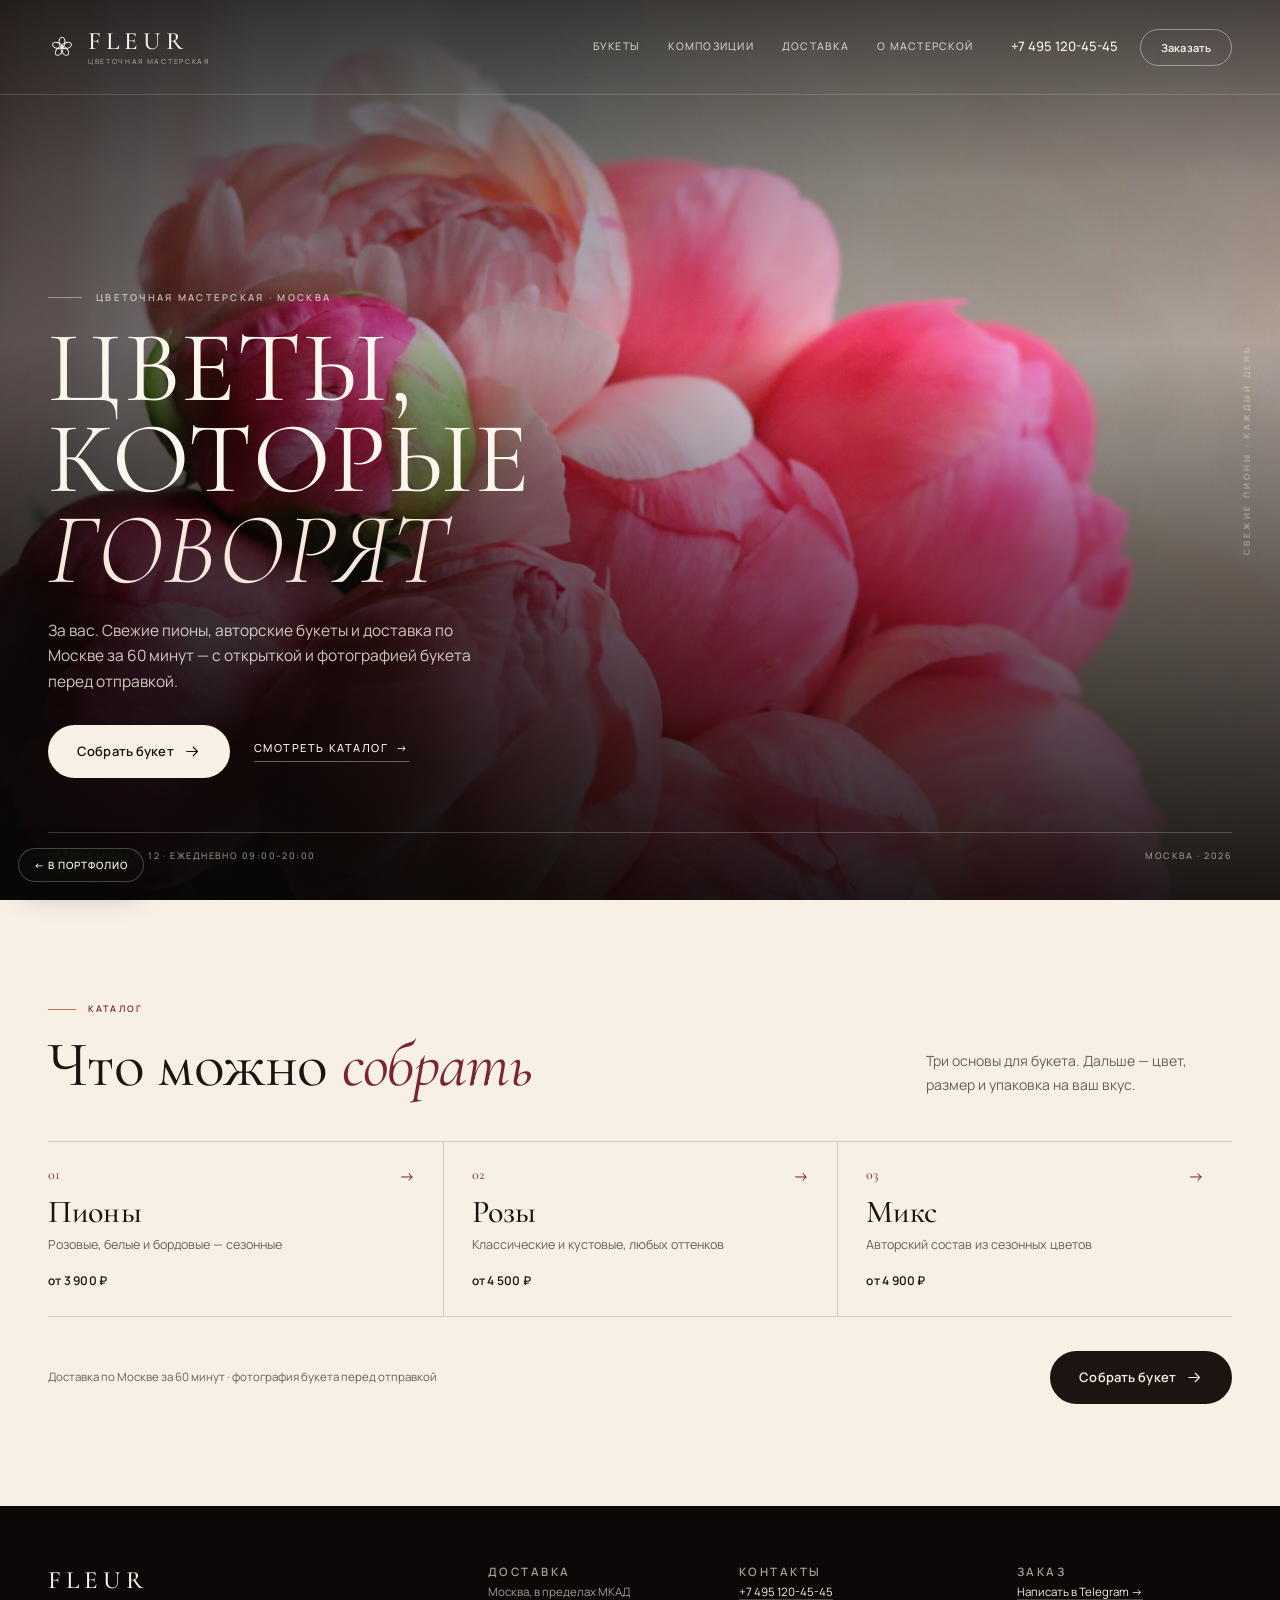
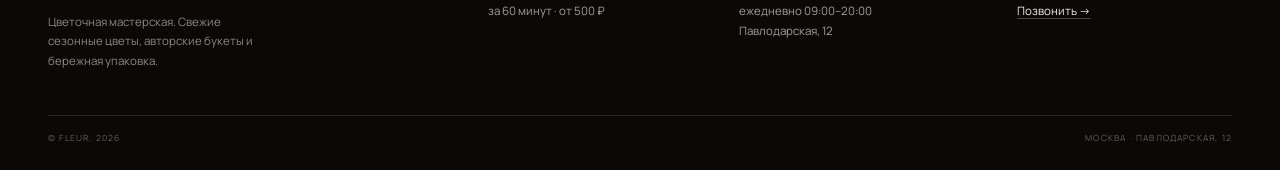
<file: fleur/index.html>
<!doctype html>
<html lang="ru">
<head>
  <meta charset="utf-8" />
  <base href="./" />
  <meta name="viewport" content="width=device-width, initial-scale=1" />
  <meta name="robots" content="noindex, nofollow" />
  <title>FLEUR — цветочная мастерская в Москве · вариант 1</title>
  <meta name="description" content="FLEUR — цветочная мастерская в Москве. Свежие пионы, авторские букеты, доставка за 60 минут." />
  <meta name="theme-color" content="#0b0807" />

  <link rel="preconnect" href="https://fonts.googleapis.com" />
  <link rel="preconnect" href="https://fonts.gstatic.com" crossorigin />
  <link href="https://fonts.googleapis.com/css2?family=Cormorant+Garamond:ital,wght@0,300;0,400;0,500;1,300;1,400&family=Manrope:wght@400;500;600;700&display=swap" rel="stylesheet" />
  <link rel="stylesheet" href="assets/styles.css" />
</head>
<body>
  <main class="hero" id="top">
    <img class="hero-bg" src="assets/img/hero.jpg" alt="" width="1400" height="2100" fetchpriority="high" decoding="async" />
    <div class="hero-shade" aria-hidden="true"></div>

    <header class="top">
      <div class="container top-inner">
        <a class="logo" href="#top" aria-label="FLEUR — цветочная мастерская, на главную">
          <svg class="logo-mark" viewBox="0 0 32 32" aria-hidden="true">
            <g>
              <ellipse cx="16" cy="10.4" rx="3.4" ry="5.6" />
              <ellipse cx="16" cy="10.4" rx="3.4" ry="5.6" transform="rotate(72 16 16)" />
              <ellipse cx="16" cy="10.4" rx="3.4" ry="5.6" transform="rotate(144 16 16)" />
              <ellipse cx="16" cy="10.4" rx="3.4" ry="5.6" transform="rotate(216 16 16)" />
              <ellipse cx="16" cy="10.4" rx="3.4" ry="5.6" transform="rotate(288 16 16)" />
              <circle cx="16" cy="16" r="2" class="logo-core" />
            </g>
          </svg>
          <span class="logo-text">
            <span class="logo-word">FLEUR</span>
            <span class="logo-sub">цветочная мастерская</span>
          </span>
        </a>

        <nav class="nav" aria-label="Основная навигация">
          <a href="#catalog">Букеты</a>
          <a href="#catalog">Композиции</a>
          <a href="#delivery">Доставка</a>
          <a href="#about">О мастерской</a>
        </nav>

        <div class="top-actions">
          <a class="phone" href="tel:+74951204545">+7 495 120-45-45</a>
          <a class="btn btn--line btn--sm" href="#order">Заказать</a>
        </div>
      </div>
    </header>

    <div class="hero-content container">
      <p class="eyebrow"><span class="eyebrow-line" aria-hidden="true"></span>Цветочная мастерская · Москва</p>

      <h1 class="hero-title">
        <span class="title-line">Цветы,</span>
        <span class="title-line">которые</span>
        <span class="title-line title-line--em">говорят</span>
      </h1>

      <p class="hero-lead">
        За вас. Свежие пионы, авторские букеты и доставка по Москве за 60 минут —
        с открыткой и фотографией букета перед отправкой.
      </p>

      <div class="hero-actions">
        <a class="btn btn--cream" href="#order">
          Собрать букет
          <svg viewBox="0 0 24 24" aria-hidden="true"><path d="M4 12h15M13 6l6 6-6 6" /></svg>
        </a>
        <a class="link" href="#catalog">Смотреть каталог <span aria-hidden="true">→</span></a>
      </div>

      <div class="hero-foot">
        <p>Павлодарская, 12 · ежедневно 09:00–20:00</p>
        <p class="index">Москва · 2026</p>
      </div>
    </div>

    <p class="side-note" aria-hidden="true">Свежие пионы · каждый день</p>
  </main>

  <section class="catalog" id="catalog" aria-labelledby="catalog-title">
    <div class="container">
      <p class="catalog-kicker"><span aria-hidden="true"></span>Каталог</p>

      <div class="catalog-head">
        <h2 class="catalog-title" id="catalog-title">Что можно <em>собрать</em></h2>
        <p class="catalog-lead">
          Три основы для букета. Дальше — цвет, размер и упаковка на ваш вкус.
        </p>
      </div>

      <div class="catalog-grid">
        <a class="bouquet" href="#order">
          <span class="bouquet-num">01</span>
          <h3>Пионы</h3>
          <p>Розовые, белые и бордовые — сезонные</p>
          <span class="bouquet-price">от 3 900 ₽</span>
          <span class="bouquet-arrow" aria-hidden="true">→</span>
        </a>
        <a class="bouquet" href="#order">
          <span class="bouquet-num">02</span>
          <h3>Розы</h3>
          <p>Классические и кустовые, любых оттенков</p>
          <span class="bouquet-price">от 4 500 ₽</span>
          <span class="bouquet-arrow" aria-hidden="true">→</span>
        </a>
        <a class="bouquet" href="#order">
          <span class="bouquet-num">03</span>
          <h3>Микс</h3>
          <p>Авторский состав из сезонных цветов</p>
          <span class="bouquet-price">от 4 900 ₽</span>
          <span class="bouquet-arrow" aria-hidden="true">→</span>
        </a>
      </div>

      <div class="catalog-foot">
        <p>Доставка по Москве за 60 минут · фотография букета перед отправкой</p>
        <a class="btn btn--ink" href="#order">
          Собрать букет
          <svg viewBox="0 0 24 24" aria-hidden="true"><path d="M4 12h15M13 6l6 6-6 6" /></svg>
        </a>
      </div>
    </div>
  </section>

  <footer class="footer" id="delivery">
    <div class="container footer-grid">
      <div class="footer-brand" id="about">
        <p class="footer-logo">FLEUR</p>
        <p>Цветочная мастерская. Свежие сезонные цветы, авторские букеты и бережная упаковка.</p>
      </div>

      <div class="footer-col">
        <p class="footer-label">Доставка</p>
        <p>Москва, в пределах МКАД<br />за 60 минут · от 500 ₽</p>
      </div>

      <div class="footer-col">
        <p class="footer-label">Контакты</p>
        <p><a href="tel:+74951204545">+7 495 120-45-45</a><br />ежедневно 09:00–20:00<br />Павлодарская, 12</p>
      </div>

      <div class="footer-col" id="order">
        <p class="footer-label">Заказ</p>
        <p><a href="https://t.me/" target="_blank" rel="noopener">Написать в Telegram →</a><br /><a href="tel:+74951204545">Позвонить →</a></p>
      </div>
    </div>

    <div class="container footer-bottom">
      <span>© FLEUR, 2026</span>
      <span>Москва · Павлодарская, 12</span>
    </div>
  </footer>
<a class="back-home" href="../" aria-label="Вернуться в портфолио">&#8592; В портфолио</a>
<style>
  .back-home{position:fixed;left:18px;bottom:18px;z-index:9999;display:inline-flex;align-items:center;gap:8px;padding:11px 15px;border-radius:999px;border:1px solid rgba(255,255,255,.24);background:rgba(14,12,10,.78);color:#f6f0e5;font:600 10px/1 "Manrope","Segoe UI",system-ui,sans-serif;letter-spacing:.1em;text-transform:uppercase;text-decoration:none;-webkit-backdrop-filter:blur(10px);backdrop-filter:blur(10px);box-shadow:0 10px 30px rgba(0,0,0,.25);transition:background .2s,transform .2s}
  .back-home:hover{background:rgba(14,12,10,.94);transform:translateY(-2px)}
</style>
</body>
</html>
</file>
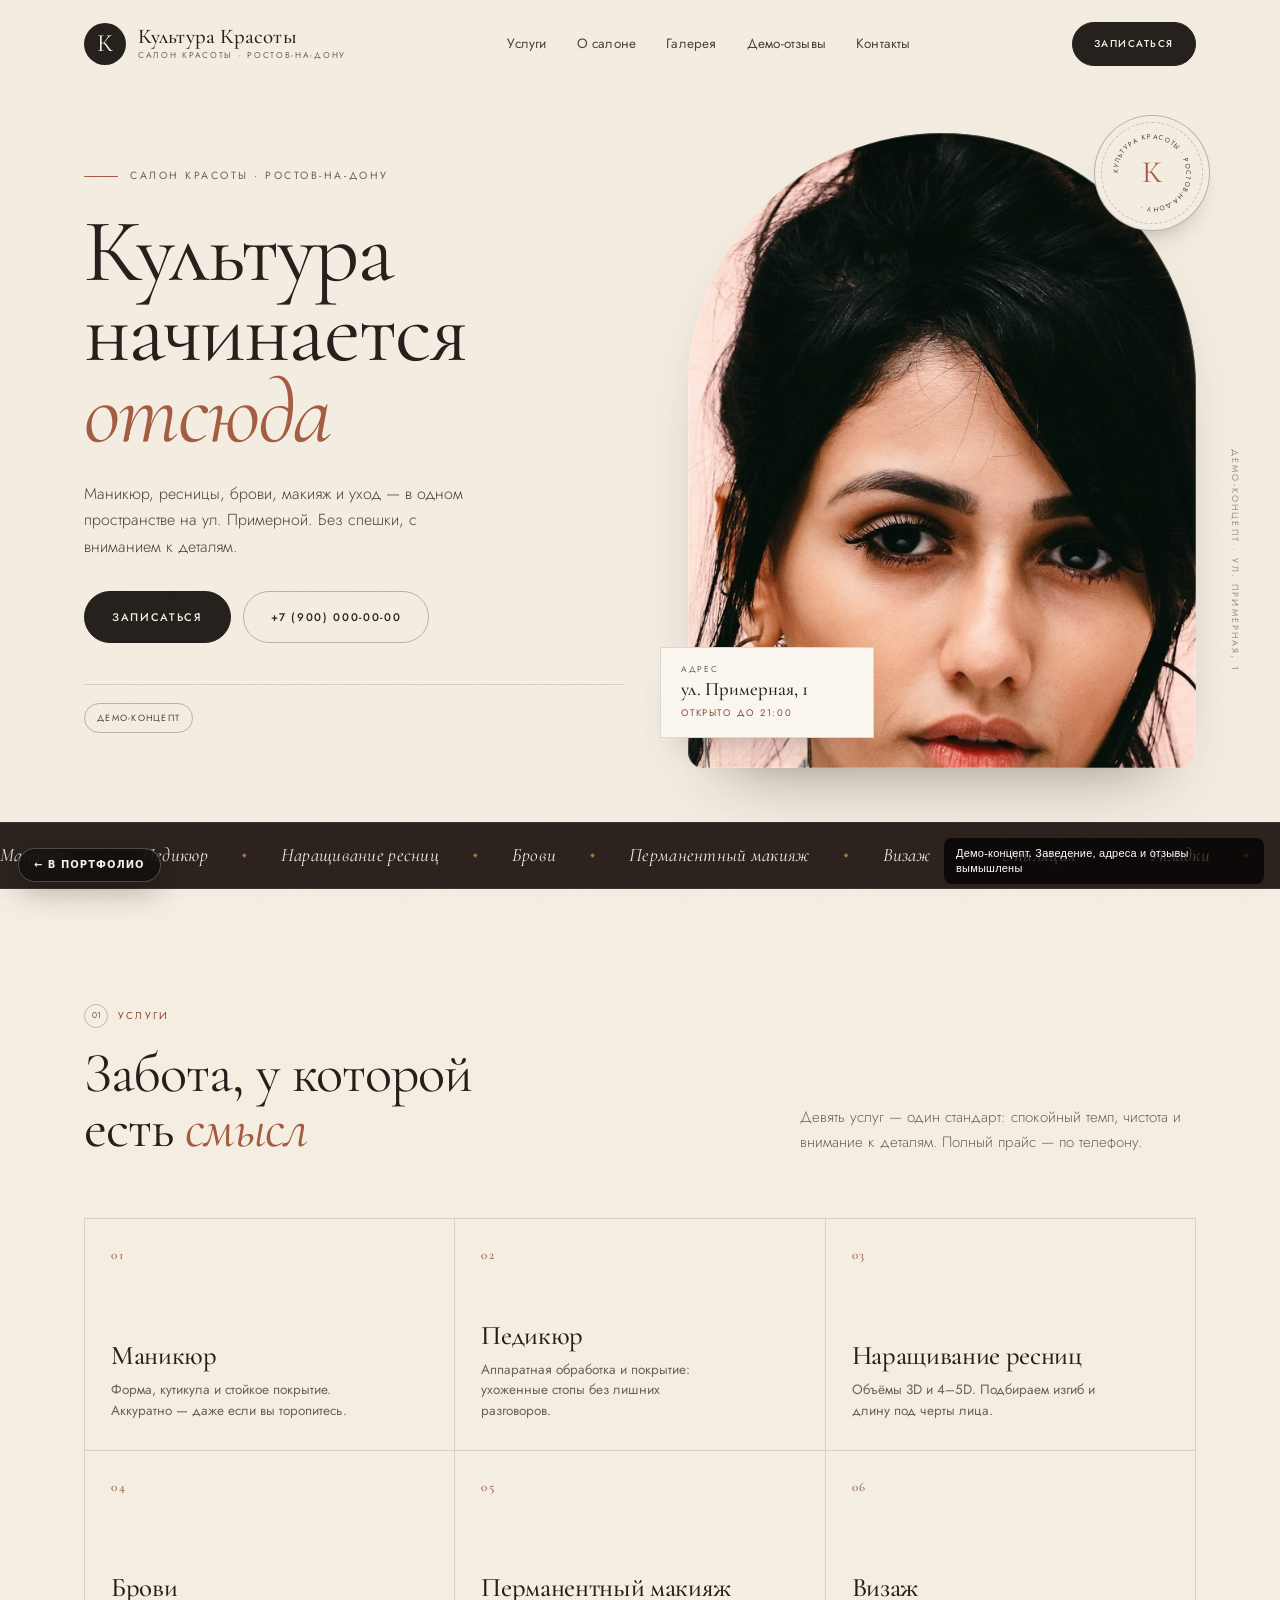
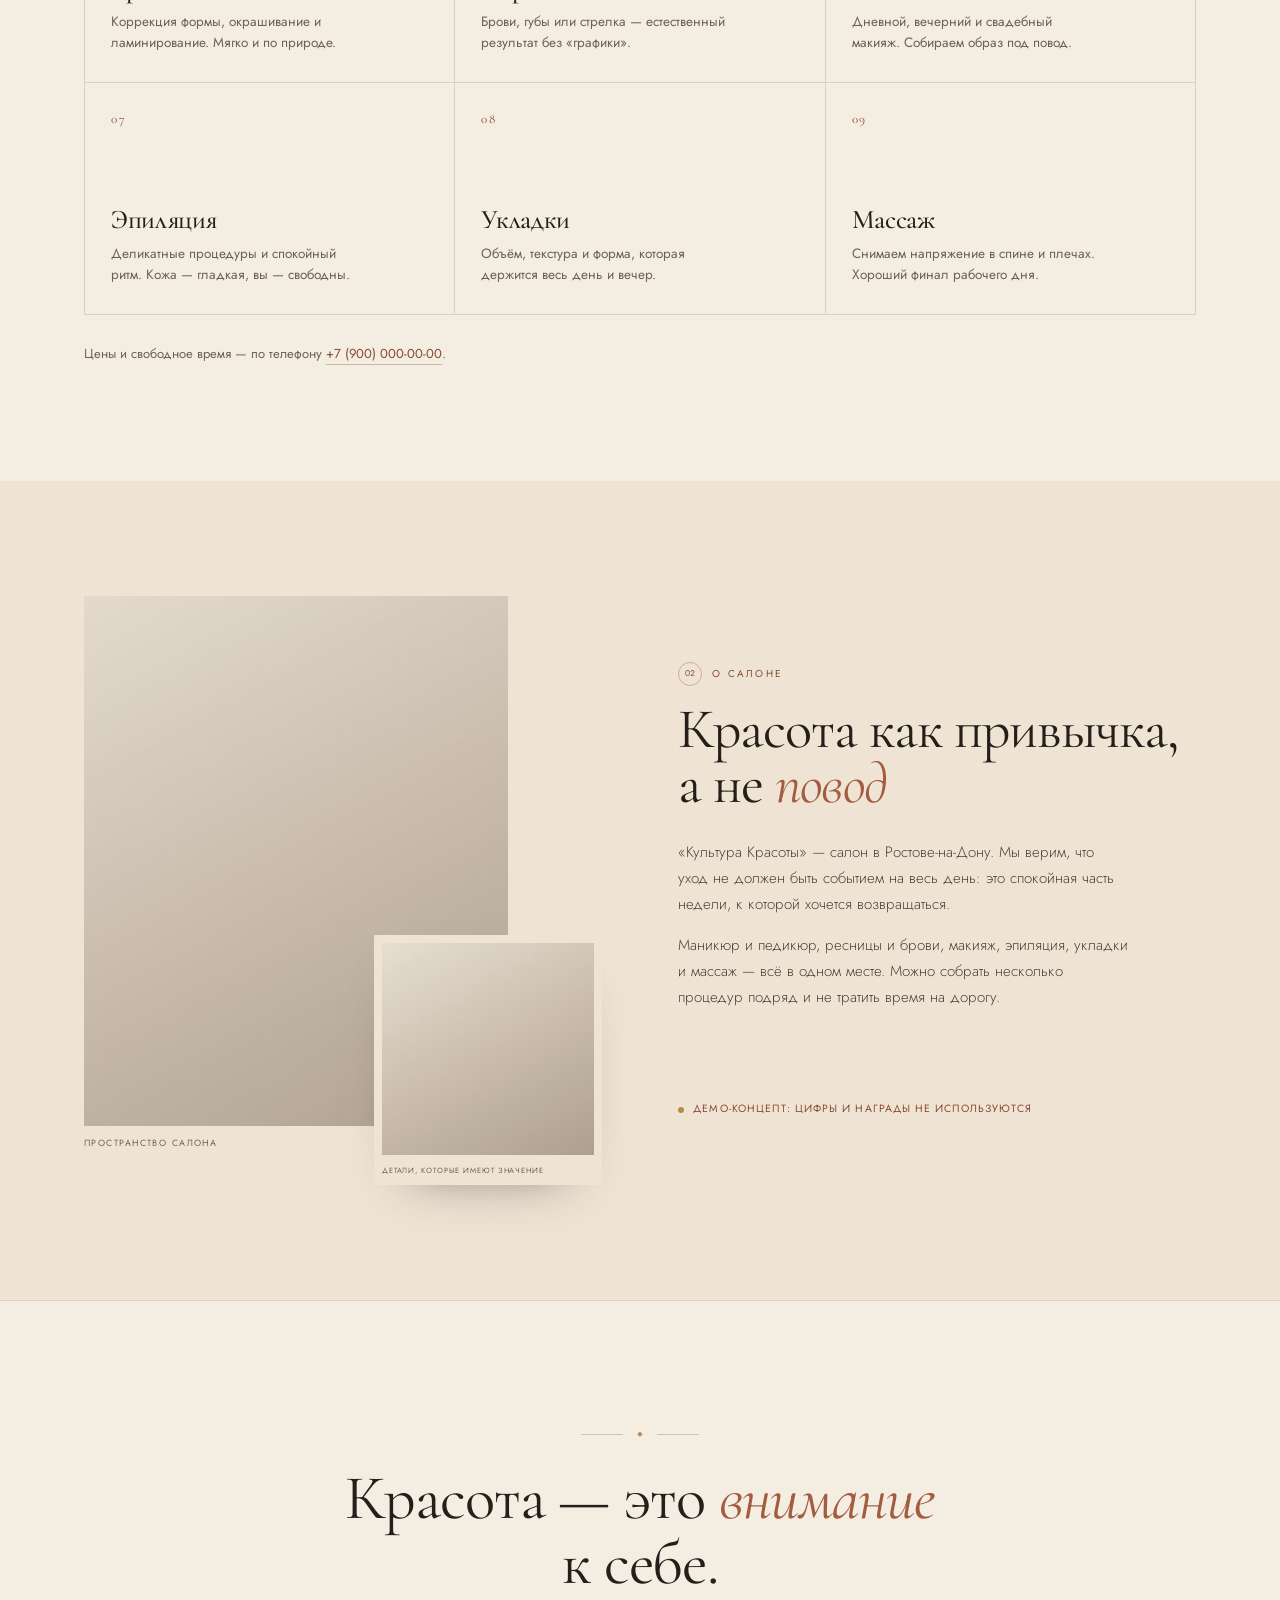
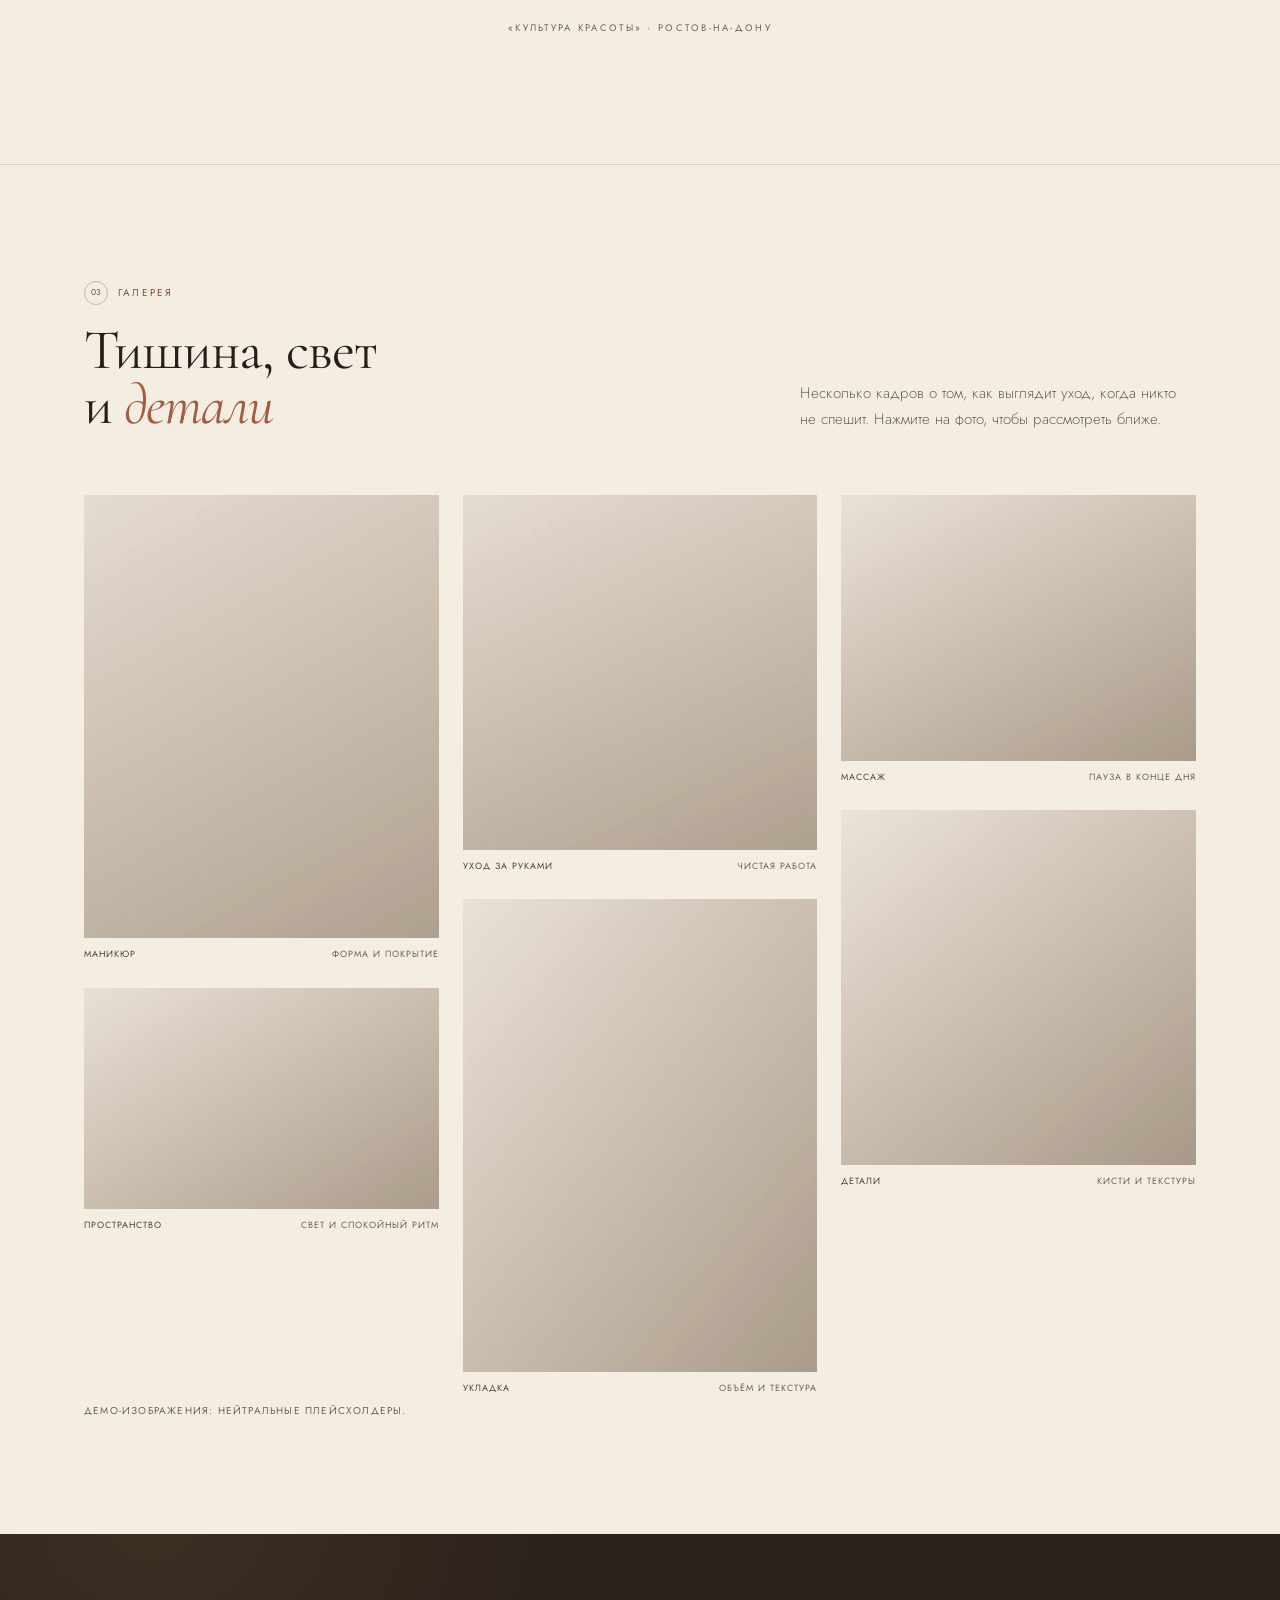
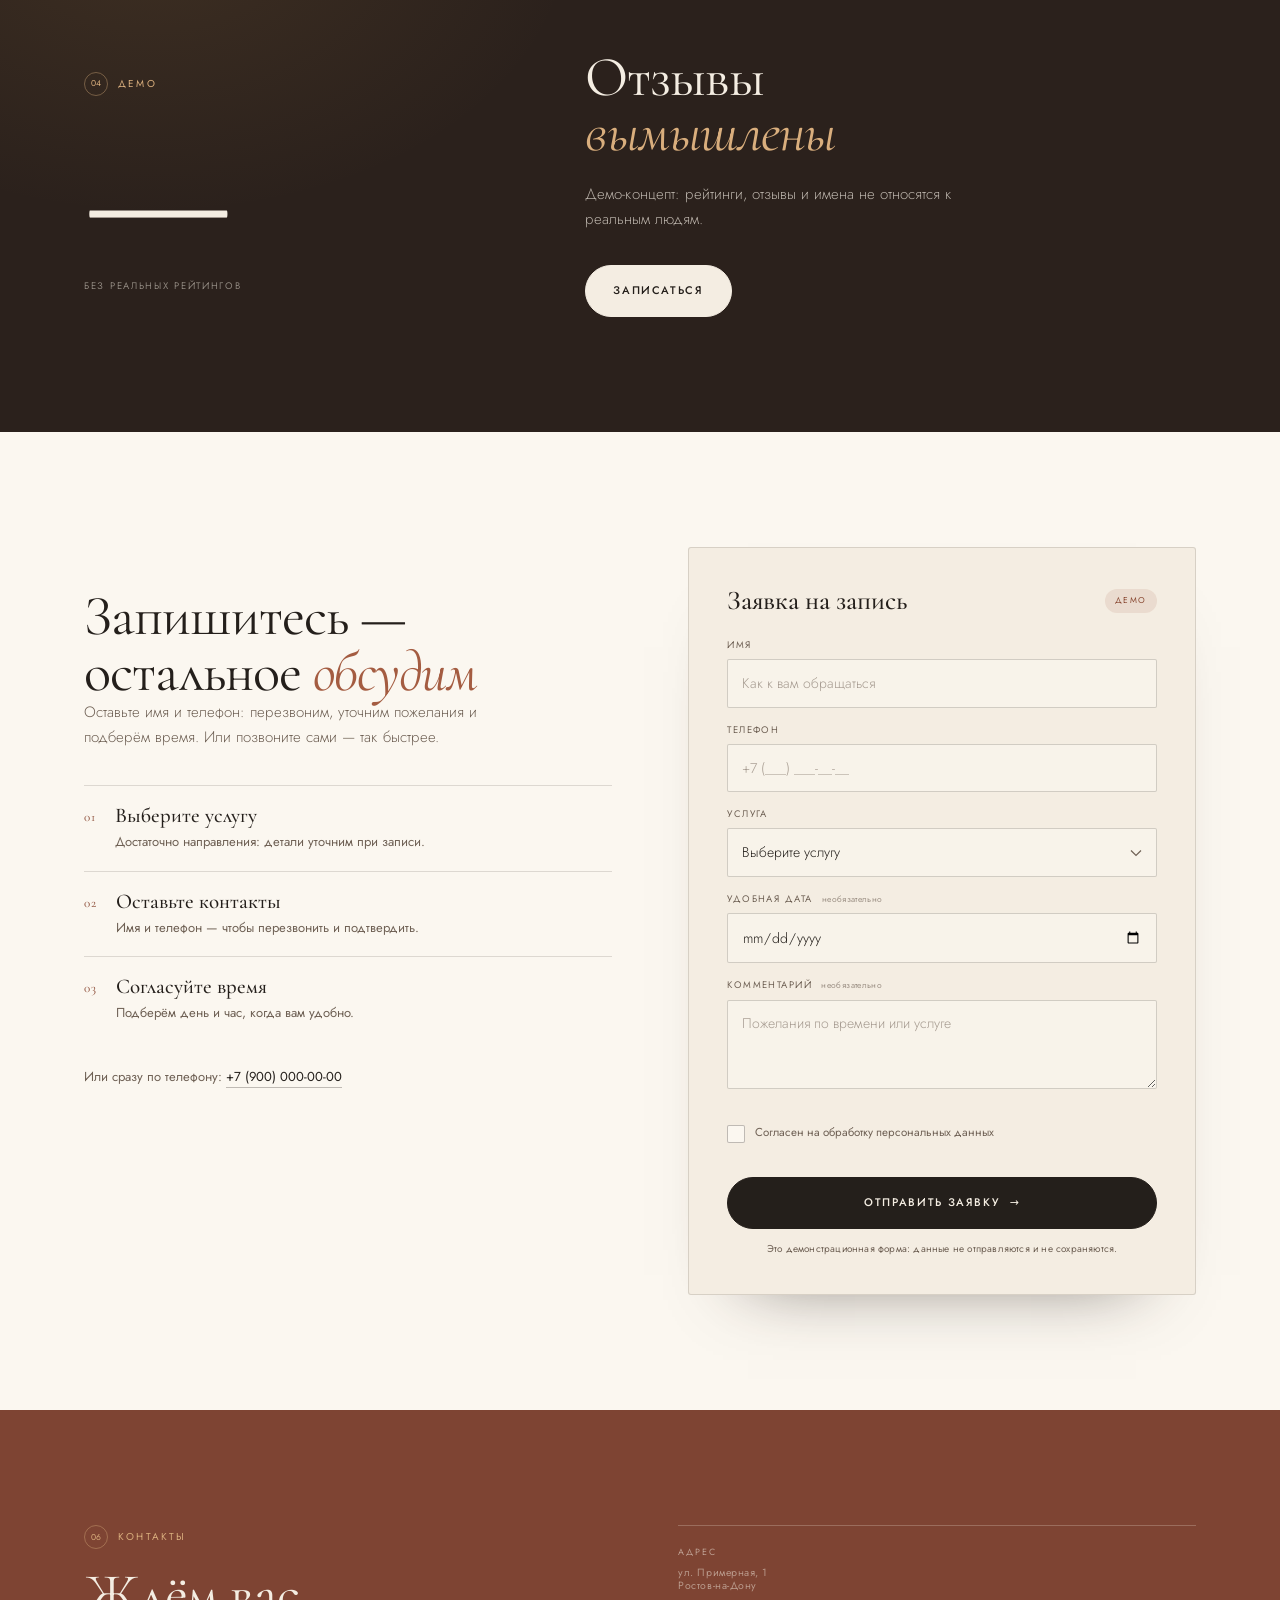
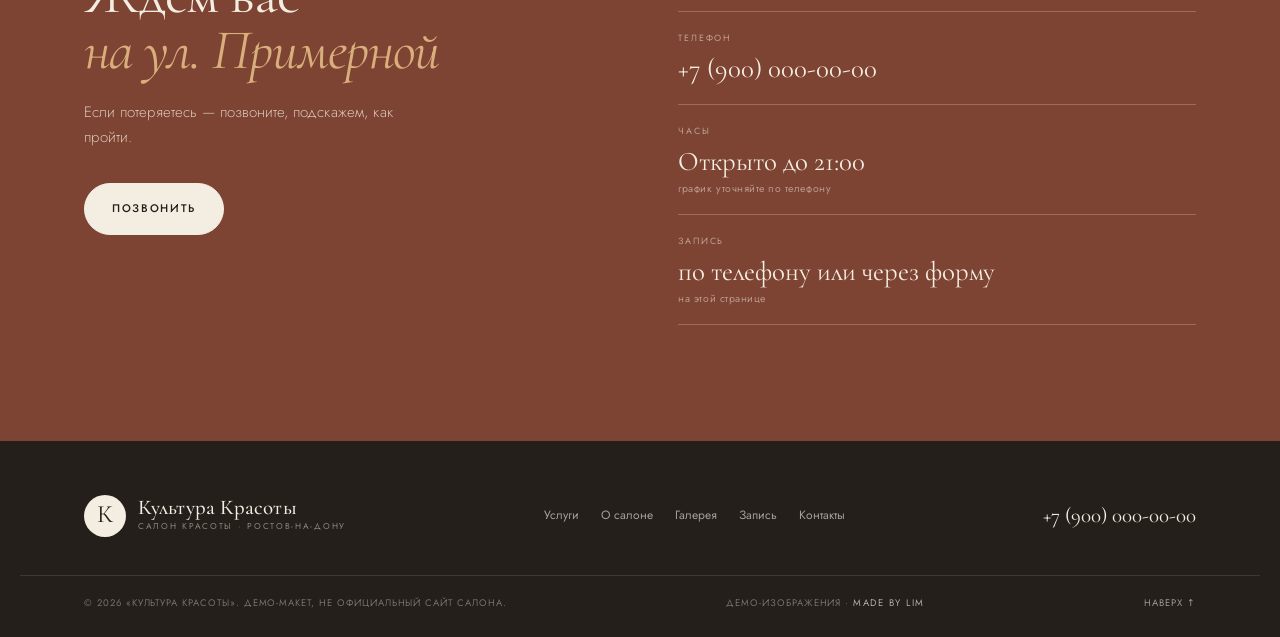
<file: salon-kultura/index.html>
<!doctype html>
<html lang="ru">
<head>
  <meta charset="utf-8" />
  <base href="./" />
  <meta name="viewport" content="width=device-width, initial-scale=1" />
  <meta name="robots" content="noindex" />
  <title>Культура Красоты — салон красоты в Ростове-на-Дону</title>
  <meta name="description" content="Демо-концепт салона красоты «Культура Красоты»: маникюр, педикюр, ресницы, брови, перманентный макияж, визаж, эпиляция, укладки и массаж. Адрес и контакты вымышлены." />
  <meta name="theme-color" content="#f4ede2" />

  <link rel="preconnect" href="https://fonts.googleapis.com" />
  <link rel="preconnect" href="https://fonts.gstatic.com" crossorigin />
  <link href="https://fonts.googleapis.com/css2?family=Cormorant+Garamond:ital,wght@0,400;0,500;0,600;1,400;1,500&family=Jost:wght@300;400;500&display=swap" rel="stylesheet" />
  <link rel="icon" href="data:image/svg+xml,%3Csvg xmlns='http://www.w3.org/2000/svg' viewBox='0 0 64 64'%3E%3Crect width='64' height='64' rx='32' fill='%23241f1b'/%3E%3Ctext x='32' y='45' font-family='Georgia,serif' font-size='36' fill='%23f4ede2' text-anchor='middle'%3EK%3C/text%3E%3C/svg%3E" />
  <link rel="stylesheet" href="assets/styles.css" />
</head>
<body id="top">
  <a class="skip-link" href="#main">Перейти к содержимому</a>

  <header class="site-header" id="site-header">
    <div class="container header-inner">
      <a class="brand" href="#top" aria-label="Культура Красоты — на главную">
        <span class="brand-mark" aria-hidden="true">К</span>
        <span class="brand-text">
          <span class="brand-name">Культура Красоты</span>
          <span class="brand-sub">салон красоты · Ростов-на-Дону</span>
        </span>
      </a>

      <nav class="nav" aria-label="Основная навигация">
        <a href="#services">Услуги</a>
        <a href="#about">О салоне</a>
        <a href="#gallery">Галерея</a>
        <a href="#reviews">Демо-отзывы</a>
        <a href="#contacts">Контакты</a>
      </nav>

      <div class="header-actions">
        <a class="btn btn--solid btn--sm header-cta" href="#booking">Записаться</a>
        <button class="burger" type="button" aria-label="Открыть меню" aria-expanded="false" aria-controls="mobile-nav">
          <span aria-hidden="true"></span>
          <span aria-hidden="true"></span>
        </button>
      </div>
    </div>
  </header>

  <div class="mobile-nav" id="mobile-nav" aria-hidden="true">
    <div class="mobile-nav-top">
      <span class="mobile-nav-label">Меню</span>
      <button class="mobile-nav-close" type="button" aria-label="Закрыть меню">
        <span aria-hidden="true"></span>
        <span aria-hidden="true"></span>
      </button>
    </div>
    <nav aria-label="Мобильная навигация">
      <a href="#services"><span>01</span>Услуги</a>
      <a href="#about"><span>02</span>О салоне</a>
      <a href="#gallery"><span>03</span>Галерея</a>
      <a href="#reviews"><span>04</span>Репутация</a>
      <a href="#booking"><span>05</span>Запись</a>
      <a href="#contacts"><span>06</span>Контакты</a>
    </nav>
    <div class="mobile-nav-foot">
      <a href="tel:+79000000000">+7 (900) 000-00-00</a>
      <p>ул. Примерная, 1<br />Ростов-на-Дону</p>
    </div>
  </div>

  <main id="main">
    <!-- ── Первый экран ─────────────────────────────────── -->
    <section class="hero" aria-labelledby="hero-title">
      <div class="container hero-grid">
        <div class="hero-copy">
          <p class="hero-eyebrow reveal">
            <span class="eyebrow-line" aria-hidden="true"></span>
            Салон красоты · Ростов-на-Дону
          </p>

          <h1 class="hero-title reveal" id="hero-title">
            Культура<br />
            начинается<br />
            <em>отсюда</em>
          </h1>

          <p class="hero-lead reveal">
            Маникюр, ресницы, брови, макияж и уход — в одном пространстве
            на ул. Примерной. Без спешки, с вниманием к деталям.
          </p>

          <div class="hero-actions reveal">
            <a class="btn btn--solid" href="#booking">Записаться</a>
            <a class="btn btn--ghost" href="tel:+79000000000">+7 (900) 000-00-00</a>
          </div>

          <div class="hero-meta reveal">
            <span class="award">Демо-концепт</span>
          </div>
        </div>

        <figure class="hero-visual reveal">
          <div class="hero-arch">
            <img
              src="assets/img/hero.jpg"
              alt="Демо-изображение"
              width="900" height="600" fetchpriority="high" decoding="async" />
          </div>

          <div class="hero-stamp" aria-hidden="true">
            <svg viewBox="0 0 120 120" focusable="false">
              <defs>
                <path id="stamp-circle" d="M60,60 m-42,0 a42,42 0 1,1 84,0 a42,42 0 1,1 -84,0" />
              </defs>
              <text>
                <textPath href="#stamp-circle">КУЛЬТУРА КРАСОТЫ · РОСТОВ-НА-ДОНУ ·</textPath>
              </text>
            </svg>
            <span class="hero-stamp-mark">К</span>
          </div>

          <figcaption class="hero-card">
            <span class="hero-card-label">Адрес</span>
            <strong>ул. Примерная, 1</strong>
            <span class="hero-card-hours">Открыто до 21:00</span>
          </figcaption>

          <span class="hero-side" aria-hidden="true">Демо-концепт · ул. Примерная, 1</span>
        </figure>
      </div>
    </section>

    <!-- ── Бегущая строка услуг ─────────────────────────── -->
    <div class="ticker" aria-hidden="true">
      <div class="ticker-track">
        <ul class="ticker-list">
          <li>Маникюр</li><li>Педикюр</li><li>Наращивание ресниц</li><li>Брови</li><li>Перманентный макияж</li><li>Визаж</li><li>Эпиляция</li><li>Укладки</li><li>Массаж</li>
        </ul>
        <ul class="ticker-list">
          <li>Маникюр</li><li>Педикюр</li><li>Наращивание ресниц</li><li>Брови</li><li>Перманентный макияж</li><li>Визаж</li><li>Эпиляция</li><li>Укладки</li><li>Массаж</li>
        </ul>
      </div>
    </div>

    <!-- ── Услуги ───────────────────────────────────────── -->
    <section class="section services" id="services" aria-labelledby="services-title">
      <div class="container">
        <div class="section-head section-head--split reveal">
          <div>
            <p class="eyebrow"><span>01</span> Услуги</p>
            <h2 class="section-title" id="services-title">
              Забота, у которой<br />есть <em>смысл</em>
            </h2>
          </div>
          <p class="section-lead">
            Девять услуг — один стандарт: спокойный темп, чистота
            и внимание к деталям. Полный прайс — по телефону.
          </p>
        </div>

        <ul class="service-grid">
          <li>
            <article class="service-card reveal" style="--i:0">
              <span class="service-num">01</span>
              <h3>Маникюр</h3>
              <p>Форма, кутикула и стойкое покрытие. Аккуратно — даже если вы торопитесь.</p>
              <span class="service-arrow" aria-hidden="true">→</span>
            </article>
          </li>
          <li>
            <article class="service-card reveal" style="--i:1">
              <span class="service-num">02</span>
              <h3>Педикюр</h3>
              <p>Аппаратная обработка и покрытие: ухоженные стопы без лишних разговоров.</p>
              <span class="service-arrow" aria-hidden="true">→</span>
            </article>
          </li>
          <li>
            <article class="service-card reveal" style="--i:2">
              <span class="service-num">03</span>
              <h3>Наращивание ресниц</h3>
              <p>Объёмы 3D и 4–5D. Подбираем изгиб и длину под черты лица.</p>
              <span class="service-arrow" aria-hidden="true">→</span>
            </article>
          </li>
          <li>
            <article class="service-card reveal" style="--i:0">
              <span class="service-num">04</span>
              <h3>Брови</h3>
              <p>Коррекция формы, окрашивание и ламинирование. Мягко и по природе.</p>
              <span class="service-arrow" aria-hidden="true">→</span>
            </article>
          </li>
          <li>
            <article class="service-card reveal" style="--i:1">
              <span class="service-num">05</span>
              <h3>Перманентный макияж</h3>
              <p>Брови, губы или стрелка — естественный результат без «графики».</p>
              <span class="service-arrow" aria-hidden="true">→</span>
            </article>
          </li>
          <li>
            <article class="service-card reveal" style="--i:2">
              <span class="service-num">06</span>
              <h3>Визаж</h3>
              <p>Дневной, вечерний и свадебный макияж. Собираем образ под повод.</p>
              <span class="service-arrow" aria-hidden="true">→</span>
            </article>
          </li>
          <li>
            <article class="service-card reveal" style="--i:0">
              <span class="service-num">07</span>
              <h3>Эпиляция</h3>
              <p>Деликатные процедуры и спокойный ритм. Кожа — гладкая, вы — свободны.</p>
              <span class="service-arrow" aria-hidden="true">→</span>
            </article>
          </li>
          <li>
            <article class="service-card reveal" style="--i:1">
              <span class="service-num">08</span>
              <h3>Укладки</h3>
              <p>Объём, текстура и форма, которая держится весь день и вечер.</p>
              <span class="service-arrow" aria-hidden="true">→</span>
            </article>
          </li>
          <li>
            <article class="service-card reveal" style="--i:2">
              <span class="service-num">09</span>
              <h3>Массаж</h3>
              <p>Снимаем напряжение в спине и плечах. Хороший финал рабочего дня.</p>
              <span class="service-arrow" aria-hidden="true">→</span>
            </article>
          </li>
        </ul>

        <p class="services-note reveal">
          Цены и свободное время — по телефону
          <a href="tel:+79000000000">+7 (900) 000-00-00</a>.
        </p>
      </div>
    </section>

    <!-- ── О салоне ─────────────────────────────────────── -->
    <section class="section about" id="about" aria-labelledby="about-title">
      <div class="container about-grid">
        <div class="about-media reveal">
          <figure class="about-main">
            <img
              src="assets/img/about-1.jpg"
              alt="Демо-изображение"
              width="900" height="600" loading="lazy" decoding="async" />
            <figcaption>Пространство салона</figcaption>
          </figure>
          <figure class="about-small">
            <img
              src="assets/img/about-2.jpg"
              alt="Демо-изображение"
              width="500" height="333" loading="lazy" decoding="async" />
            <figcaption>Детали, которые имеют значение</figcaption>
          </figure>
        </div>

        <div class="about-copy">
          <p class="eyebrow reveal"><span>02</span> О салоне</p>
          <h2 class="section-title reveal" id="about-title">
            Красота как привычка,<br />а не <em>повод</em>
          </h2>
          <div class="about-text">
            <p class="reveal">
              «Культура Красоты» — салон в Ростове-на-Дону.
              Мы верим, что уход не должен быть событием на весь день: это
              спокойная часть недели, к которой хочется возвращаться.
            </p>
            <p class="reveal">
              Маникюр и педикюр, ресницы и брови, макияж, эпиляция, укладки
              и массаж — всё в одном месте. Можно собрать несколько процедур
              подряд и не тратить время на дорогу.
            </p>
            <p class="reveal">
              Работаем по записи: так у мастера есть время на вас, а у вас — на себя.
            </p>
          </div>

          <p class="about-award reveal">
            <span class="award-dot" aria-hidden="true"></span>
            Демо-концепт: цифры и награды не используются
          </p>
        </div>
      </div>
    </section>

    <!-- ── Манифест ─────────────────────────────────────── -->
    <section class="manifesto" aria-label="Философия салона">
      <div class="container">
        <p class="manifesto-orn" aria-hidden="true"><span></span>◆<span></span></p>
        <blockquote class="reveal">
          <p>Красота — это <em>внимание</em><br />к себе.</p>
        </blockquote>
        <p class="manifesto-sub reveal">«Культура Красоты» · Ростов-на-Дону</p>
      </div>
    </section>

    <!-- ── Галерея ──────────────────────────────────────── -->
    <section class="section gallery" id="gallery" aria-labelledby="gallery-title">
      <div class="container">
        <div class="section-head section-head--split reveal">
          <div>
            <p class="eyebrow"><span>03</span> Галерея</p>
            <h2 class="section-title" id="gallery-title">
              Тишина, свет<br />и <em>детали</em>
            </h2>
          </div>
          <p class="section-lead">
            Несколько кадров о том, как выглядит уход, когда никто не спешит.
            Нажмите на фото, чтобы рассмотреть ближе.
          </p>
        </div>

        <div class="gallery-grid">
          <figure class="gallery-item reveal">
            <button class="gallery-btn" type="button"
                    data-full="assets/img/g1-full.jpg"
                    data-caption="Маникюр — аккуратная форма и покрытие"
                    aria-label="Открыть фото: маникюр">
              <img src="assets/img/g1.jpg"
                   alt="Демо-изображение"
                   width="800" height="533" loading="lazy" decoding="async" style="--ar:4/5" />
              <span class="gallery-zoom" aria-hidden="true">+</span>
            </button>
            <figcaption><span>Маникюр</span><span>форма и покрытие</span></figcaption>
          </figure>

          <figure class="gallery-item reveal">
            <button class="gallery-btn" type="button"
                    data-full="assets/img/g2-full.jpg"
                    data-caption="Пространство — свет и спокойный ритм"
                    aria-label="Открыть фото: интерьер салона">
              <img src="assets/img/g2.jpg"
                   alt="Демо-изображение"
                   width="1000" height="750" loading="lazy" decoding="async" style="--ar:16/10" />
              <span class="gallery-zoom" aria-hidden="true">+</span>
            </button>
            <figcaption><span>Пространство</span><span>свет и спокойный ритм</span></figcaption>
          </figure>

          <figure class="gallery-item reveal">
            <button class="gallery-btn" type="button"
                    data-full="assets/img/g3-full.jpg"
                    data-caption="Уход за руками — чистая работа без лишнего"
                    aria-label="Открыть фото: уход за руками">
              <img src="assets/img/g3.jpg"
                   alt="Демо-изображение"
                   width="700" height="394" loading="lazy" decoding="async" style="--ar:1/1" />
              <span class="gallery-zoom" aria-hidden="true">+</span>
            </button>
            <figcaption><span>Уход за руками</span><span>чистая работа</span></figcaption>
          </figure>

          <figure class="gallery-item reveal">
            <button class="gallery-btn" type="button"
                    data-full="assets/img/g4-full.jpg"
                    data-caption="Укладка — объём и текстура"
                    aria-label="Открыть фото: укладка">
              <img src="assets/img/g4.jpg"
                   alt="Демо-изображение"
                   width="700" height="1050" loading="lazy" decoding="async" style="--ar:3/4" />
              <span class="gallery-zoom" aria-hidden="true">+</span>
            </button>
            <figcaption><span>Укладка</span><span>объём и текстура</span></figcaption>
          </figure>

          <figure class="gallery-item reveal">
            <button class="gallery-btn" type="button"
                    data-full="assets/img/g5-full.jpg"
                    data-caption="Массаж — пауза в конце дня"
                    aria-label="Открыть фото: массаж">
              <img src="assets/img/g5.jpg"
                   alt="Демо-изображение"
                   width="800" height="533" loading="lazy" decoding="async" style="--ar:4/3" />
              <span class="gallery-zoom" aria-hidden="true">+</span>
            </button>
            <figcaption><span>Массаж</span><span>пауза в конце дня</span></figcaption>
          </figure>

          <figure class="gallery-item reveal">
            <button class="gallery-btn" type="button"
                    data-full="assets/img/g6-full.jpg"
                    data-caption="Детали — кисти, текстуры и оттенки"
                    aria-label="Открыть фото: детали макияжа">
              <img src="assets/img/g6.jpg"
                   alt="Демо-изображение"
                   width="700" height="700" loading="lazy" decoding="async" style="--ar:1/1" />
              <span class="gallery-zoom" aria-hidden="true">+</span>
            </button>
            <figcaption><span>Детали</span><span>кисти и текстуры</span></figcaption>
          </figure>
        </div>

        <p class="gallery-note reveal">
          Демо-изображения: нейтральные плейсхолдеры.
        </p>
      </div>
    </section>

    <!-- ── Отзывы (демо) ────────────────────────────────── -->
    <section class="rating" id="reviews" aria-labelledby="rating-title">
      <div class="container rating-grid">
        <div class="rating-score reveal">
          <p class="eyebrow eyebrow--light"><span>04</span> Демо</p>
          <p class="rating-value">—</p>
          <p class="rating-source">без реальных рейтингов</p>
        </div>

        <div class="rating-copy">
          <h2 class="section-title reveal" id="rating-title">
            Отзывы<br /><em>вымышлены</em>
          </h2>
          <p class="rating-lead reveal">
            Демо-концепт: рейтинги, отзывы и имена не относятся к реальным людям.
          </p>
          <div class="rating-actions reveal">
            <a class="btn btn--light" href="#booking">Записаться</a>
          </div>
        </div>
      </div>
    </section>

    <!-- ── Запись ───────────────────────────────────────── -->
    <section class="section booking" id="booking" aria-labelledby="booking-title">
      <div class="container booking-grid">
        <div class="booking-copy">
          <p class="eyebrow reveal"><span>05</span> Запись</p>
          <h2 class="section-title reveal" id="booking-title">
            Запишитесь —<br />остальное <em>обсудим</em>
          </h2>
          <p class="section-lead reveal">
            Оставьте имя и телефон: перезвоним, уточним пожелания
            и подберём время. Или позвоните сами — так быстрее.
          </p>

          <ol class="booking-steps">
            <li class="reveal">
              <span>01</span>
              <div>
                <h3>Выберите услугу</h3>
                <p>Достаточно направления: детали уточним при записи.</p>
              </div>
            </li>
            <li class="reveal">
              <span>02</span>
              <div>
                <h3>Оставьте контакты</h3>
                <p>Имя и телефон — чтобы перезвонить и подтвердить.</p>
              </div>
            </li>
            <li class="reveal">
              <span>03</span>
              <div>
                <h3>Согласуйте время</h3>
                <p>Подберём день и час, когда вам удобно.</p>
              </div>
            </li>
          </ol>

          <p class="booking-call reveal">
            Или сразу по телефону:
            <a href="tel:+79000000000">+7 (900) 000-00-00</a>
          </p>
        </div>

        <div class="booking-panel reveal">
          <div class="booking-panel-head">
            <h3>Заявка на запись</h3>
            <span class="demo-chip">демо</span>
          </div>

          <form class="booking-form" id="booking-form" novalidate>
            <div class="field">
              <label for="bf-name">Имя</label>
              <input id="bf-name" name="name" type="text" autocomplete="name"
                     placeholder="Как к вам обращаться" aria-describedby="bf-name-error" />
              <p class="field-error" id="bf-name-error" aria-live="polite"></p>
            </div>

            <div class="field">
              <label for="bf-phone">Телефон</label>
              <input id="bf-phone" name="phone" type="tel" inputmode="tel" autocomplete="tel"
                     placeholder="+7 (___) ___-__-__" aria-describedby="bf-phone-error" />
              <p class="field-error" id="bf-phone-error" aria-live="polite"></p>
            </div>

            <div class="field">
              <label for="bf-service">Услуга</label>
              <select id="bf-service" name="service" aria-describedby="bf-service-error">
                <option value="" selected disabled>Выберите услугу</option>
                <option>Маникюр</option>
                <option>Педикюр</option>
                <option>Наращивание ресниц</option>
                <option>Брови</option>
                <option>Перманентный макияж</option>
                <option>Визаж</option>
                <option>Эпиляция</option>
                <option>Укладка</option>
                <option>Массаж</option>
                <option>Не знаю — нужна консультация</option>
              </select>
              <p class="field-error" id="bf-service-error" aria-live="polite"></p>
            </div>

            <div class="field">
              <label for="bf-date">Удобная дата <span class="field-optional">необязательно</span></label>
              <input id="bf-date" name="date" type="date" aria-describedby="bf-date-error" />
              <p class="field-error" id="bf-date-error" aria-live="polite"></p>
            </div>

            <div class="field">
              <label for="bf-comment">Комментарий <span class="field-optional">необязательно</span></label>
              <textarea id="bf-comment" name="comment" rows="3" maxlength="400"
                        placeholder="Пожелания по времени или услуге"></textarea>
            </div>

            <div class="field field--check">
              <label class="check" for="bf-consent">
                <input id="bf-consent" name="consent" type="checkbox" aria-describedby="bf-consent-error" />
                <span class="check-box" aria-hidden="true"></span>
                <span>Согласен на обработку персональных данных</span>
              </label>
              <p class="field-error" id="bf-consent-error" aria-live="polite"></p>
            </div>

            <button class="btn btn--solid btn--full" type="submit">
              Отправить заявку
              <span aria-hidden="true">→</span>
            </button>

            <p class="form-note">
              Это демонстрационная форма: данные не отправляются
              и не сохраняются.
            </p>
          </form>

          <div class="form-success" id="form-success" hidden>
            <span class="form-success-icon" aria-hidden="true">✓</span>
            <h3>Спасибо, <span id="success-name">друг</span>!</h3>
            <p>
              Это демо-форма: заявка никуда не отправлена и не сохранилась.
              Чтобы записаться по-настоящему, позвоните в салон.
            </p>
            <div class="form-success-actions">
              <a class="btn btn--solid" href="tel:+79000000000">Позвонить</a>
              <button class="btn btn--ghost" type="button" id="form-reset">Заполнить ещё раз</button>
            </div>
          </div>
        </div>
      </div>
    </section>

    <!-- ── Контакты ─────────────────────────────────────── -->
    <section class="contacts" id="contacts" aria-labelledby="contacts-title">
      <div class="container contacts-grid">
        <div class="contacts-copy">
          <p class="eyebrow eyebrow--light"><span>06</span> Контакты</p>
          <h2 class="section-title reveal" id="contacts-title">
            Ждём вас<br /><em>на ул. Примерной</em>
          </h2>
          <p class="contacts-lead reveal">
            Если потеряетесь — позвоните, подскажем, как пройти.
          </p>
          <div class="contacts-actions reveal">
            <a class="btn btn--light" href="tel:+79000000000">Позвонить</a>
          </div>
        </div>

        <dl class="contact-list">
          <div class="reveal">
            <dt>Адрес</dt>
            <dd>
              <span>ул. Примерная, 1<br />Ростов-на-Дону</span>
            </dd>
          </div>
          <div class="reveal">
            <dt>Телефон</dt>
            <dd><a href="tel:+79000000000">+7 (900) 000-00-00</a></dd>
          </div>
          <div class="reveal">
            <dt>Часы</dt>
            <dd>
              Открыто до 21:00
              <span>график уточняйте по телефону</span>
            </dd>
          </div>
          <div class="reveal">
            <dt>Запись</dt>
            <dd>
              по телефону или через форму
              <span>на этой странице</span>
            </dd>
          </div>
        </dl>
      </div>
    </section>
  </main>

  <footer class="footer">
    <div class="container footer-top">
      <a class="brand brand--footer" href="#top" aria-label="Культура Красоты — наверх">
        <span class="brand-mark" aria-hidden="true">К</span>
        <span class="brand-text">
          <span class="brand-name">Культура Красоты</span>
          <span class="brand-sub">салон красоты · Ростов-на-Дону</span>
        </span>
      </a>

      <nav class="footer-nav" aria-label="Навигация в подвале">
        <a href="#services">Услуги</a>
        <a href="#about">О салоне</a>
        <a href="#gallery">Галерея</a>
        <a href="#booking">Запись</a>
        <a href="#contacts">Контакты</a>
      </nav>

      <a class="footer-phone" href="tel:+79000000000">+7 (900) 000-00-00</a>
    </div>

    <div class="container footer-bottom">
      <p>© 2026 «Культура Красоты». Демо-макет, не официальный сайт салона.</p>
      <p>Демо-изображения · <span class="made-by">made by Lim</span></p>
      <a href="#top">Наверх ↑</a>
    </div>
  </footer>

  <dialog class="lightbox" id="lightbox" aria-label="Просмотр фотографии">
    <button class="lightbox-close" id="lightbox-close" type="button" aria-label="Закрыть просмотр">
      <span aria-hidden="true"></span>
      <span aria-hidden="true"></span>
    </button>
    <figure>
      <img id="lightbox-img" alt="Демо-изображение" />
      <figcaption id="lightbox-caption"></figcaption>
    </figure>
  </dialog>

  <script src="assets/main.js" defer></script>
<a class="back-home" href="../" aria-label="Вернуться в портфолио">&#8592; В портфолио</a>
<style>
  .back-home{position:fixed;left:18px;bottom:18px;z-index:9999;display:inline-flex;align-items:center;gap:8px;padding:11px 15px;border-radius:999px;border:1px solid rgba(255,255,255,.24);background:rgba(14,12,10,.78);color:#f6f0e5;font:600 10px/1 "Manrope","Segoe UI",system-ui,sans-serif;letter-spacing:.1em;text-transform:uppercase;text-decoration:none;-webkit-backdrop-filter:blur(10px);backdrop-filter:blur(10px);box-shadow:0 10px 30px rgba(0,0,0,.25);transition:background .2s,transform .2s}
  .back-home:hover{background:rgba(14,12,10,.94);transform:translateY(-2px)}
</style>
  <div style="position:fixed;right:16px;bottom:16px;z-index:9998;max-width:min(320px,calc(100% - 180px));padding:8px 12px;border-radius:8px;background:rgba(0,0,0,.72);color:#fff;font:500 11px/1.35 -apple-system,'Segoe UI',Arial,sans-serif;letter-spacing:.02em;pointer-events:none;">Демо-концепт. Заведение, адреса и отзывы вымышлены</div>
</body>
</html>
</file>
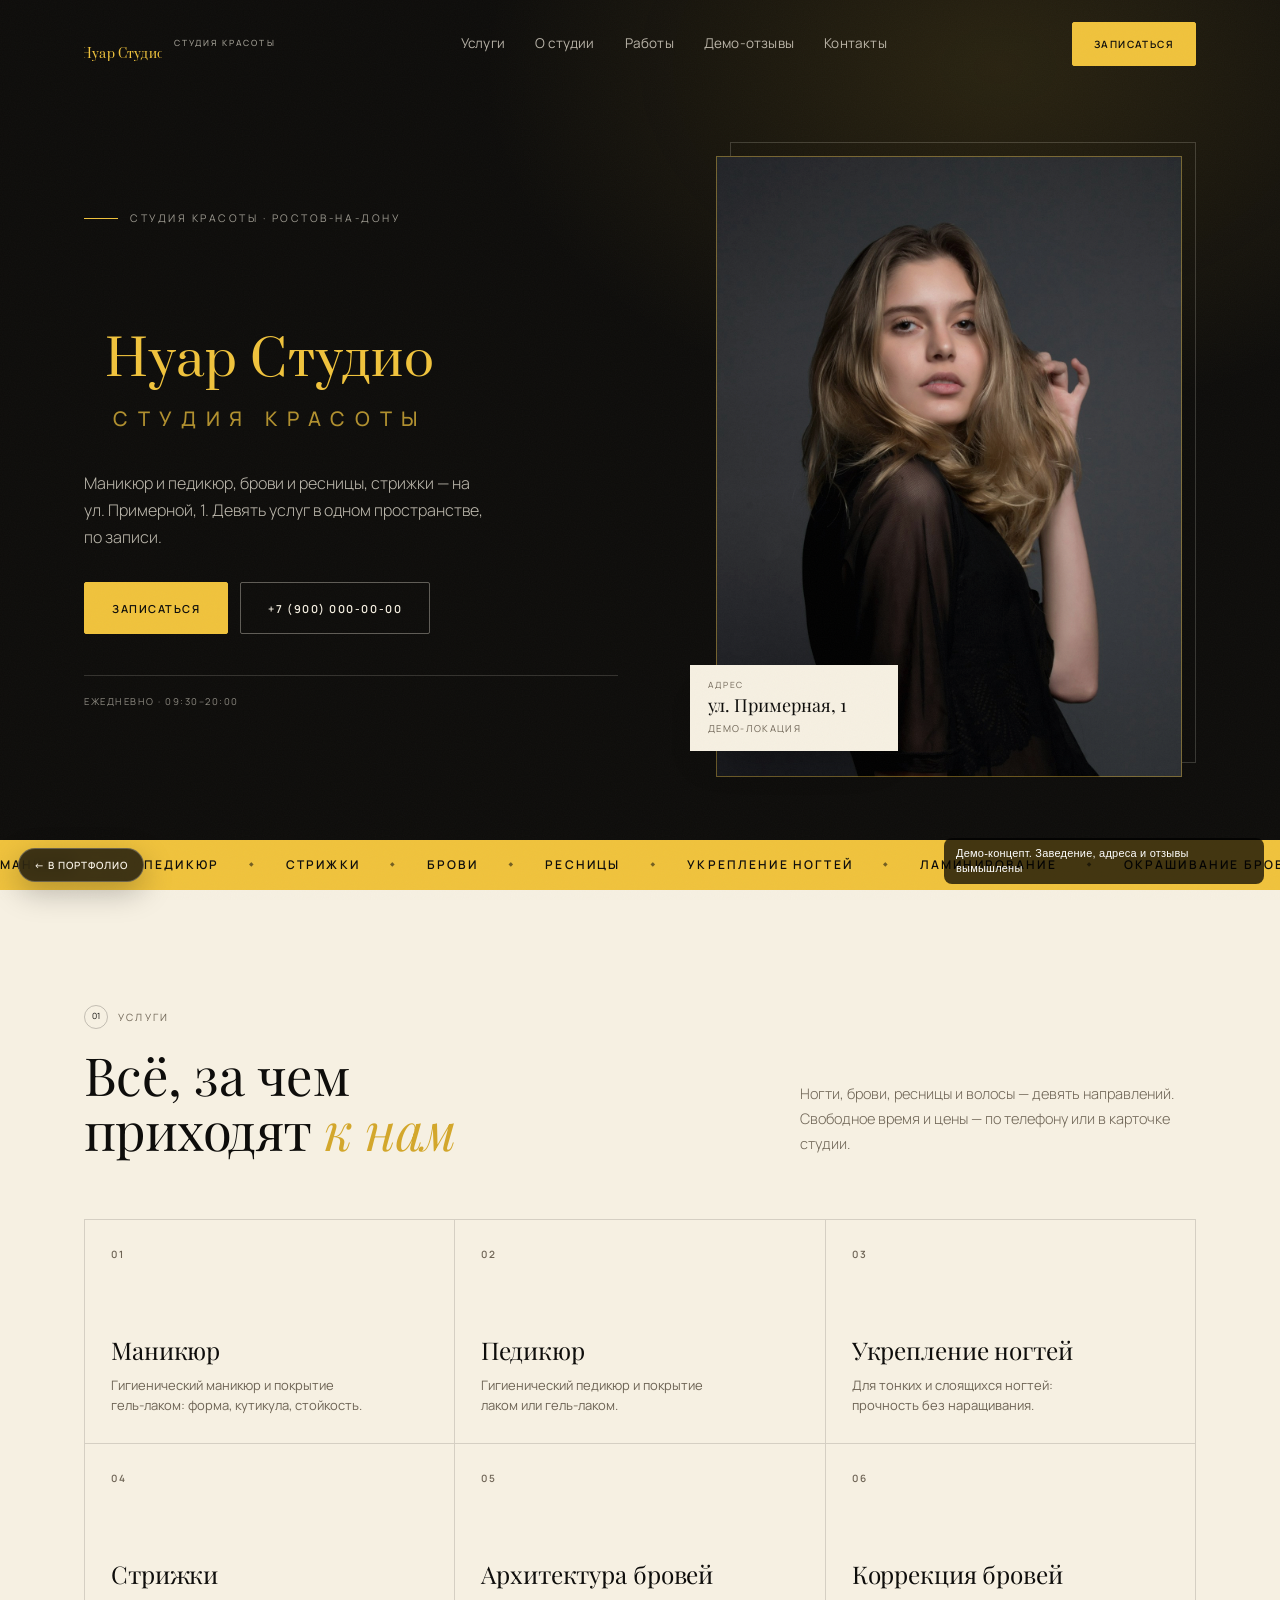
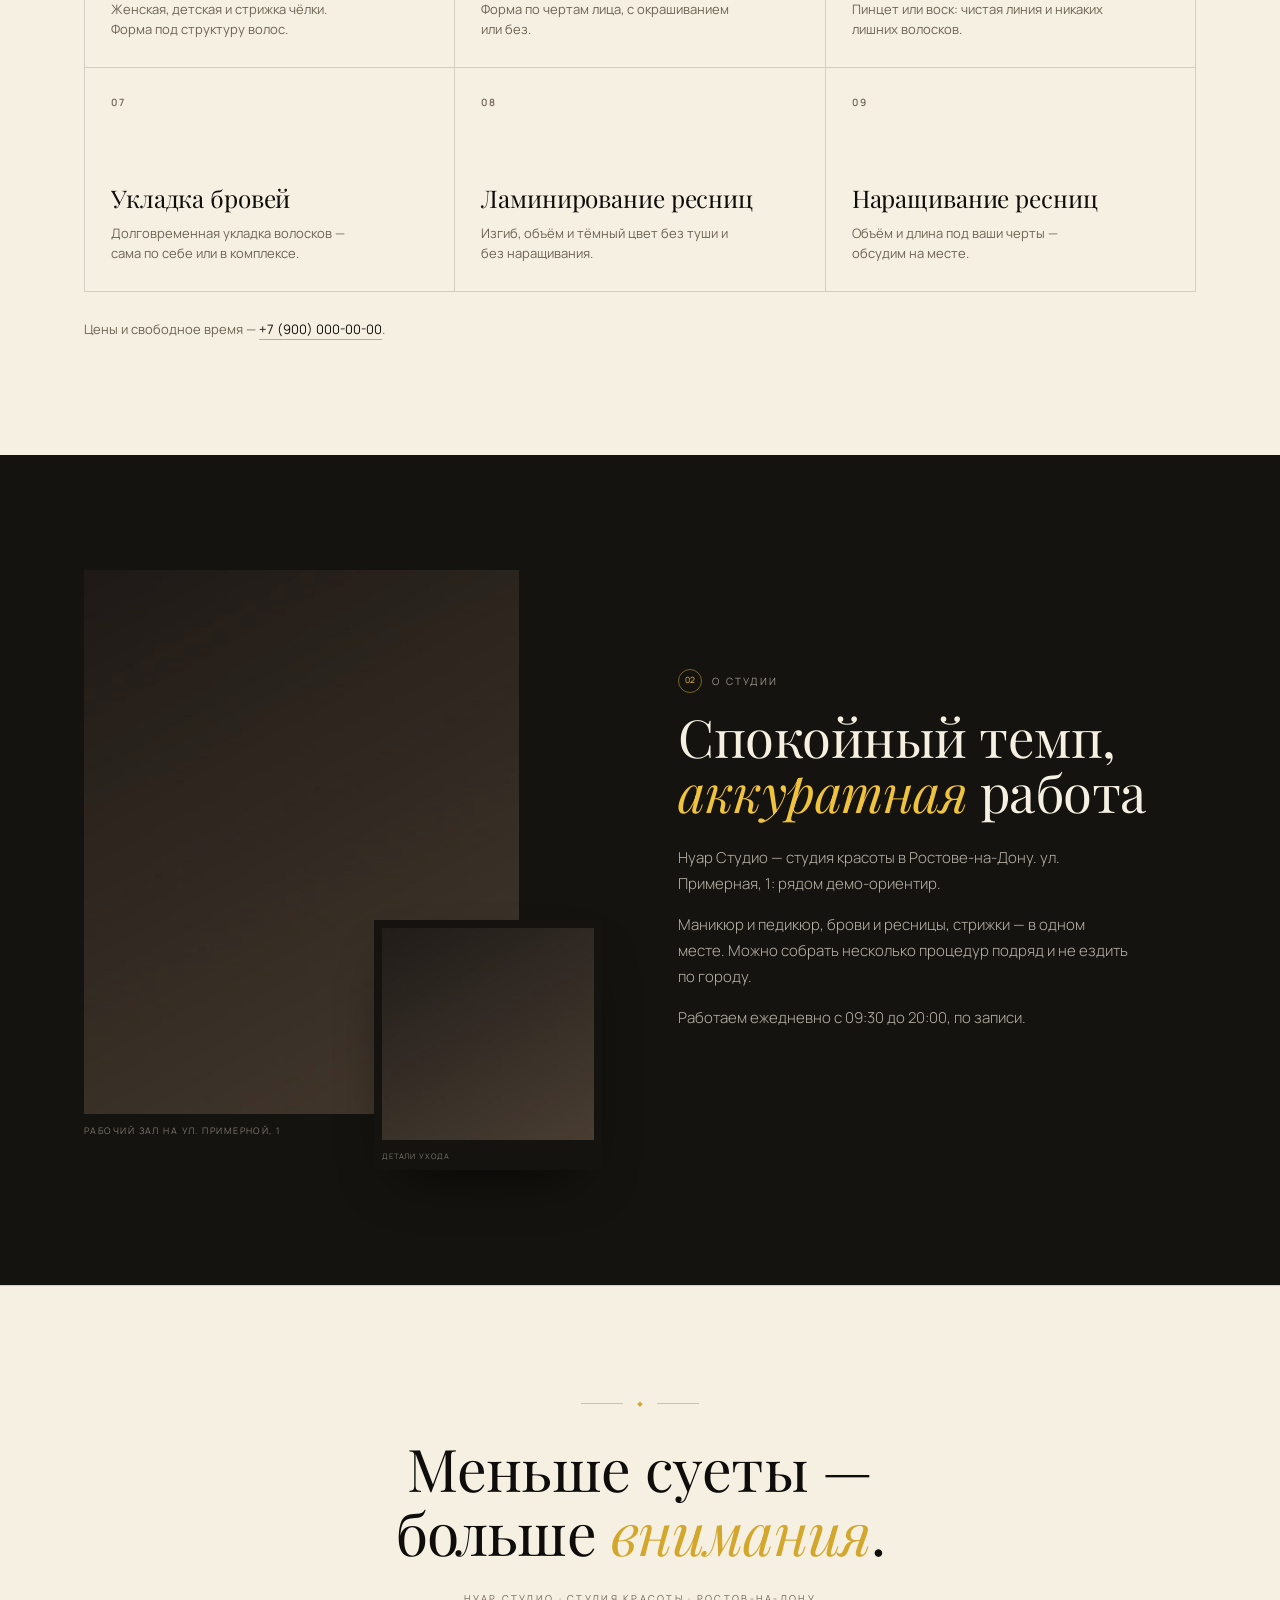
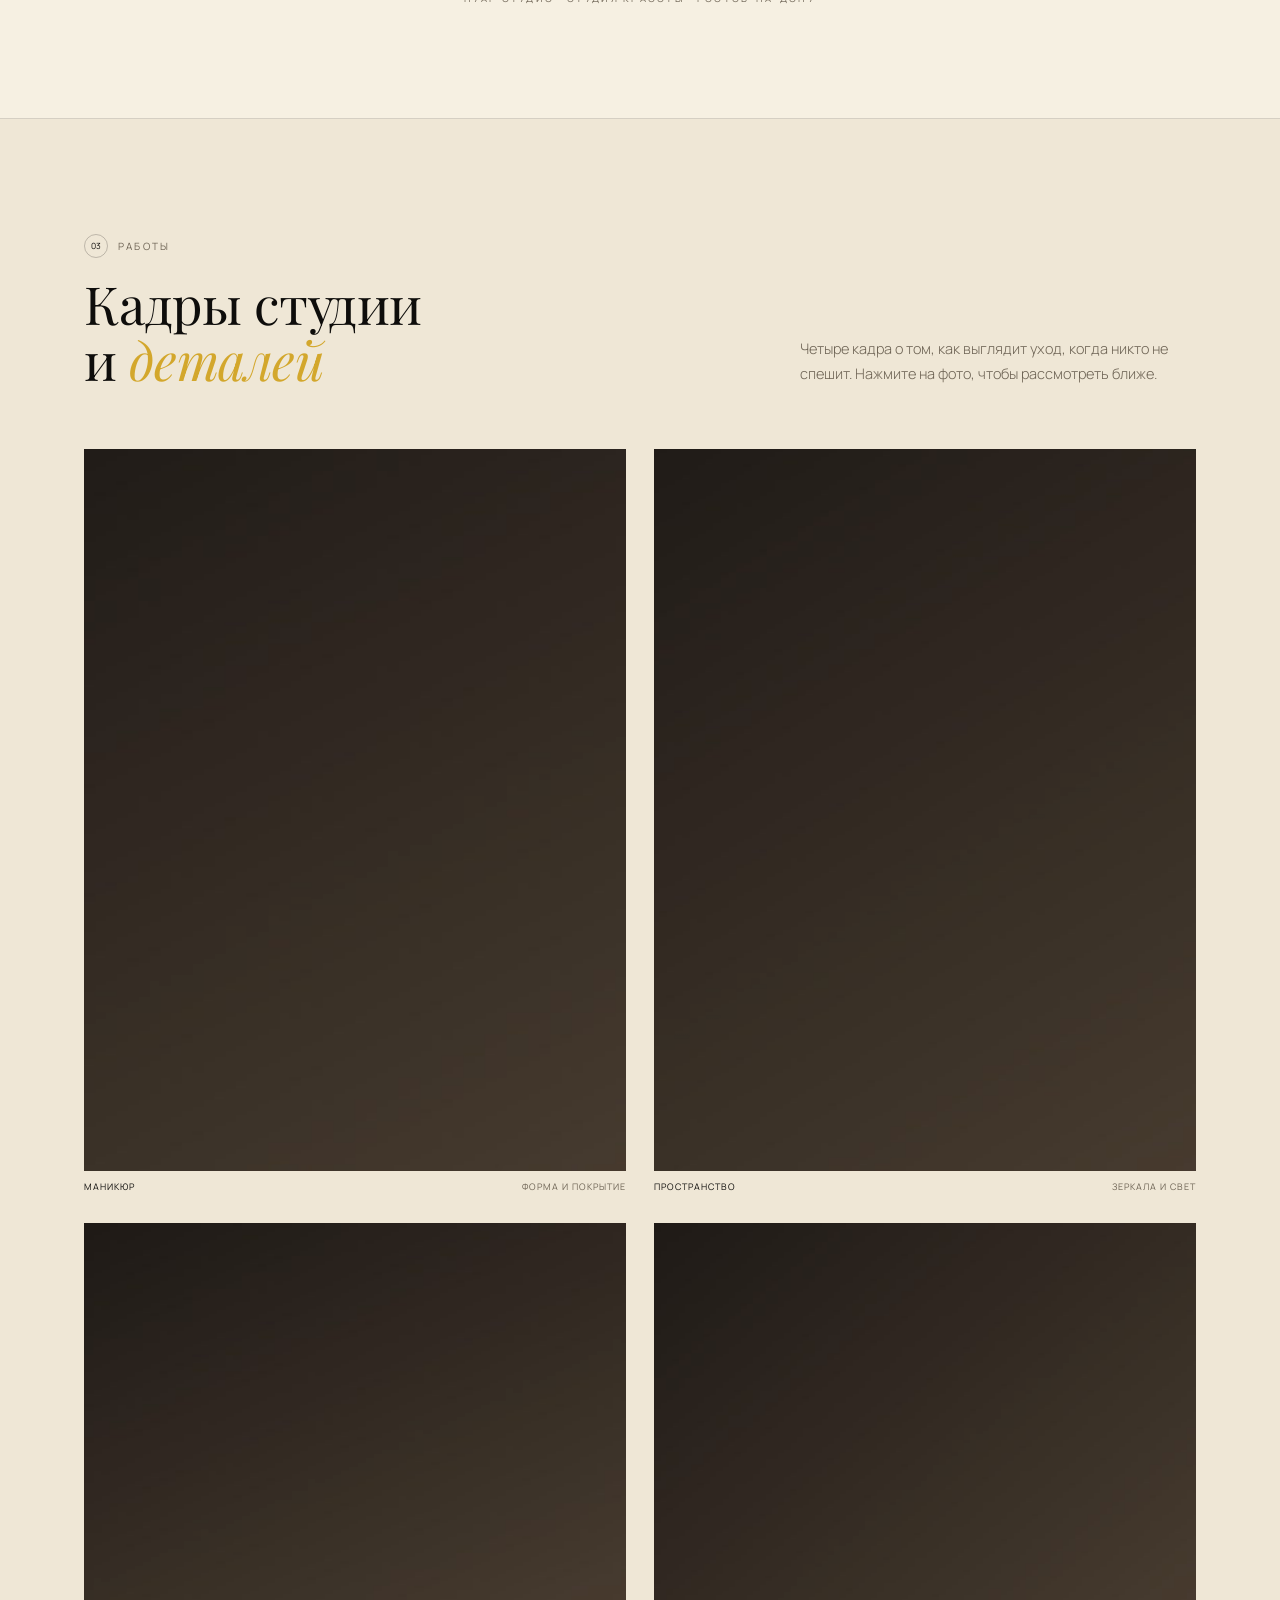
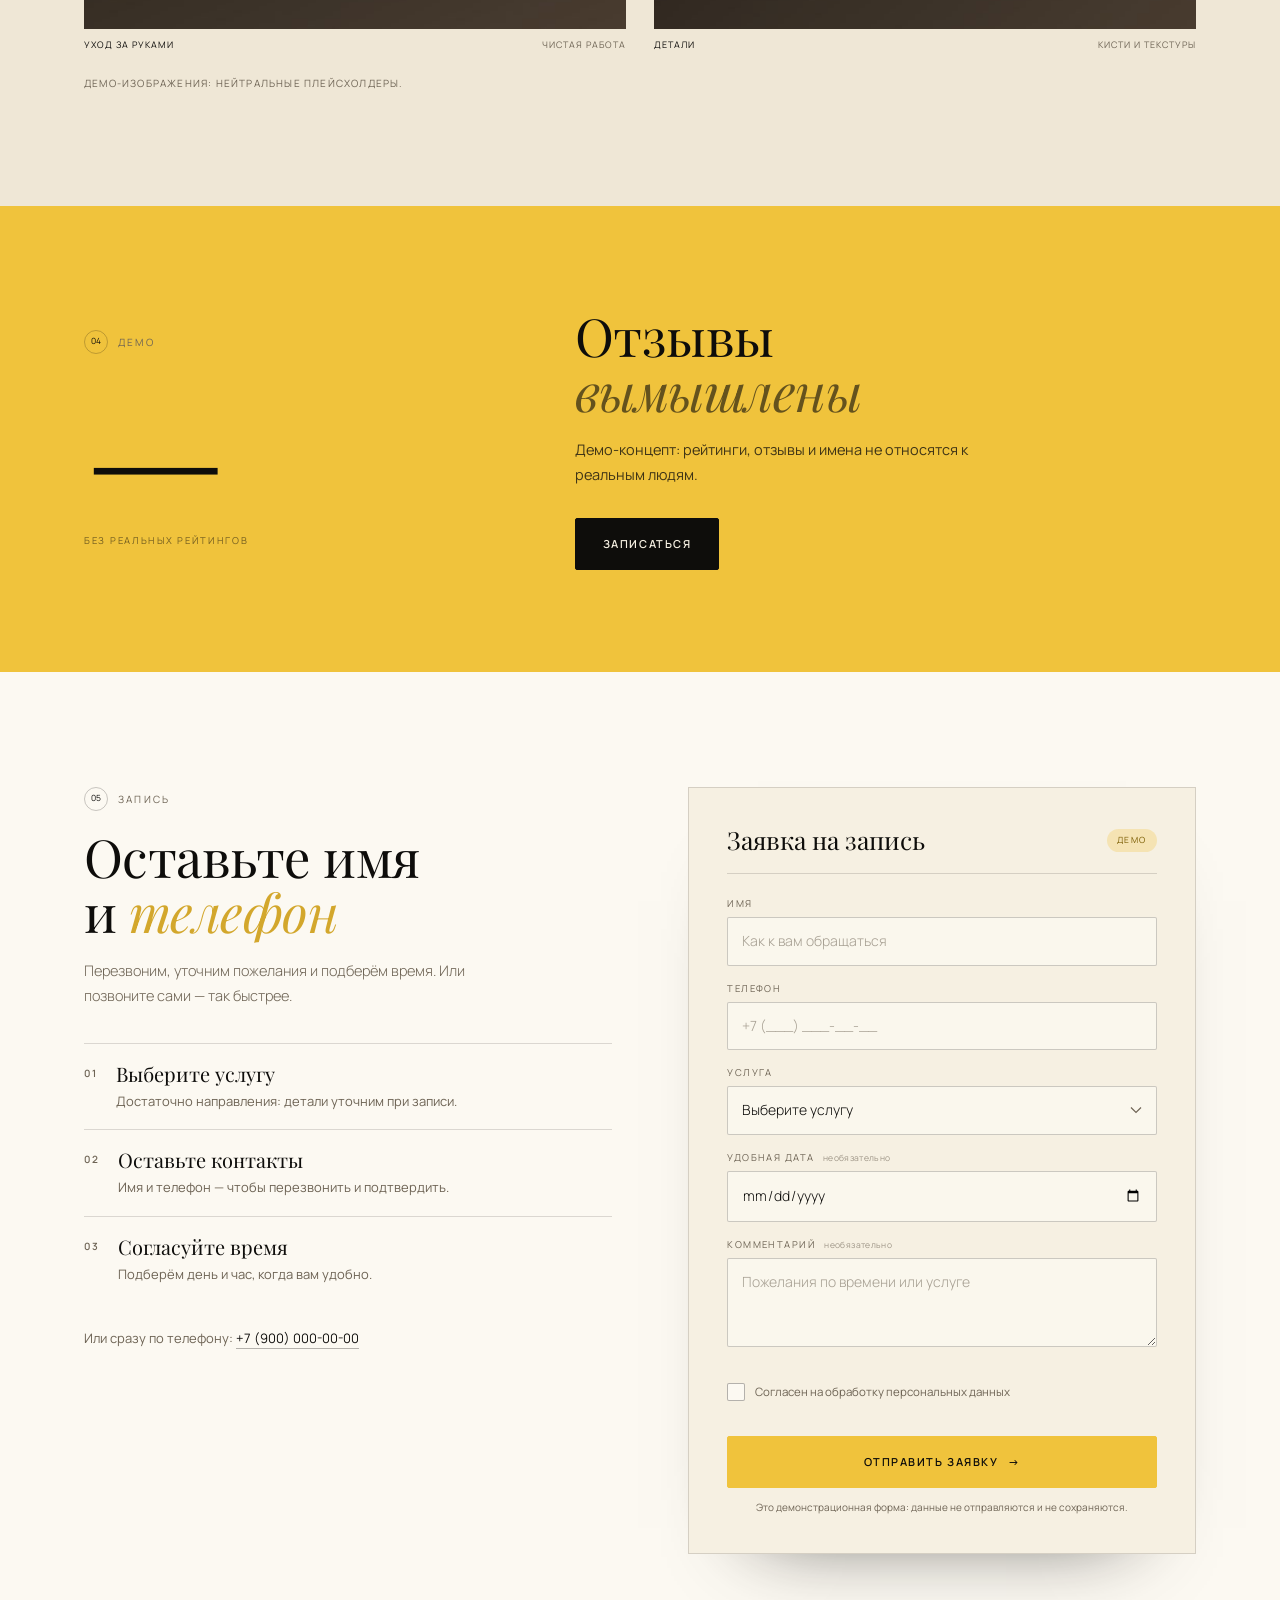
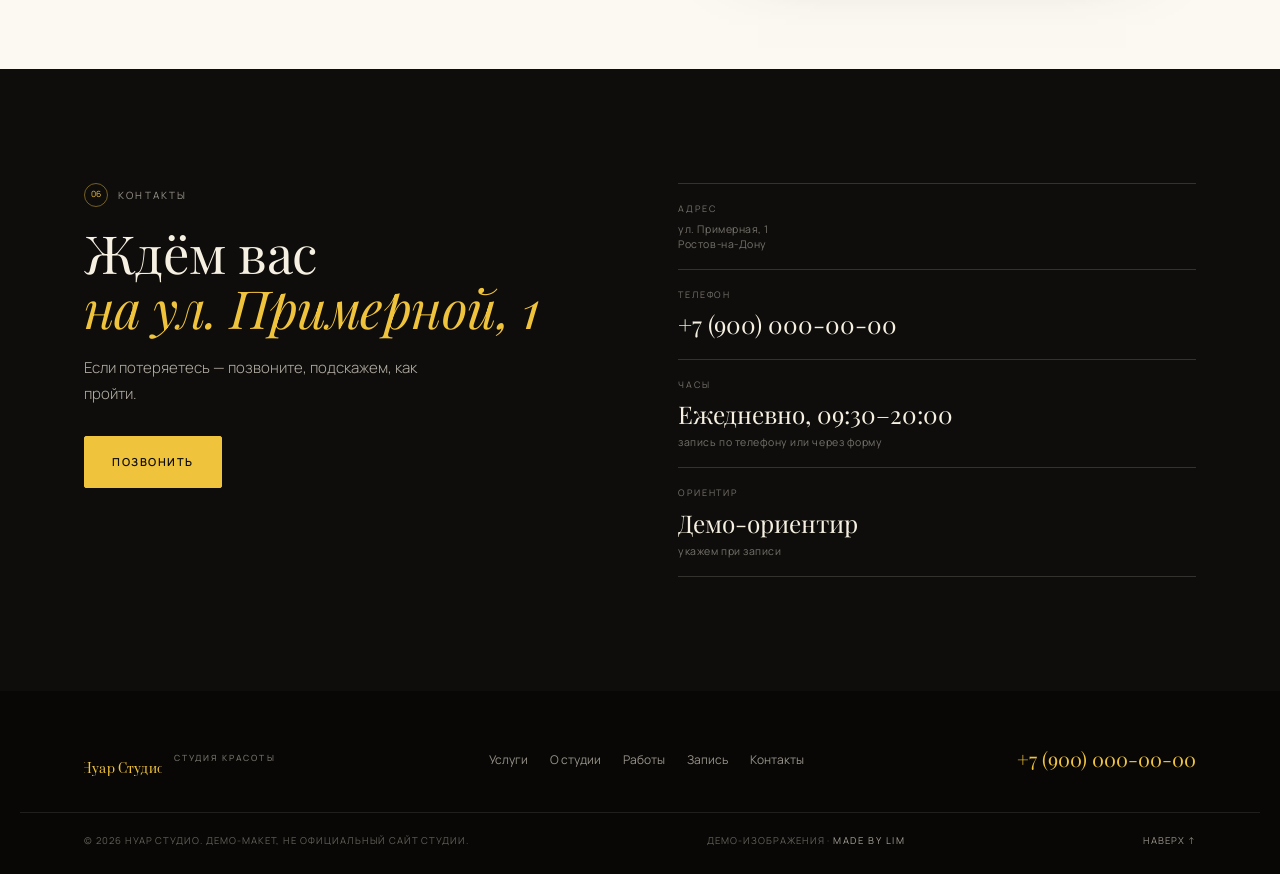
<file: salon-lili/index.html>
<!doctype html>
<html lang="ru">
<head>
  <meta charset="utf-8" />
  <base href="./" />
  <meta name="viewport" content="width=device-width, initial-scale=1" />
  <meta name="robots" content="noindex" />
  <title>Нуар Студио — демо-концепт студии красоты</title>
  <meta name="description" content="Демо-концепт студии красоты «Нуар Студио»: маникюр, педикюр, стрижки, брови и ресницы. Адрес и контакты вымышлены." />
  <meta name="theme-color" content="#0e0d0b" />

  <link rel="preconnect" href="https://fonts.googleapis.com" />
  <link rel="preconnect" href="https://fonts.gstatic.com" crossorigin />
  <link href="https://fonts.googleapis.com/css2?family=Prata&family=Playfair+Display:ital,wght@0,400;0,500;1,400&family=Manrope:wght@300;400;500;600&display=swap" rel="stylesheet" />
  <link rel="icon" href="data:image/svg+xml,%3Csvg xmlns='http://www.w3.org/2000/svg' viewBox='0 0 64 64'%3E%3Crect width='64' height='64' rx='8' fill='%230e0d0b'/%3E%3Ctext x='32' y='44' font-family='Georgia,serif' font-size='30' fill='%23f0c33c' text-anchor='middle'%3EN%3C/text%3E%3C/svg%3E" />
  <link rel="stylesheet" href="assets/styles.css" />
</head>
<body id="top">
  <a class="skip-link" href="#main">Перейти к содержимому</a>

  <svg class="svg-defs" aria-hidden="true" focusable="false">
    <defs>
      <symbol id="logo-lili" viewBox="0 0 200 85">
        <text x="100" y="76" text-anchor="middle" font-family="Prata, Georgia, 'Times New Roman', serif" font-size="32" letter-spacing="0.5" fill="currentColor">Нуар Студио</text>
      </symbol>
      <symbol id="logo-lili-full" viewBox="0 0 240 122">
        <text x="120" y="79" text-anchor="middle" font-family="Prata, Georgia, 'Times New Roman', serif" font-size="32" letter-spacing="0.5" fill="currentColor">Нуар Студио</text>
        <text x="120" y="111" text-anchor="middle" font-family="Manrope, 'Segoe UI', system-ui, sans-serif" font-size="13" font-weight="500" letter-spacing="6.2" fill="currentColor" opacity="0.72">СТУДИЯ КРАСОТЫ</text>
      </symbol>
    </defs>
  </svg>

  <header class="site-header" id="site-header">
    <div class="container header-inner">
      <a class="brand" href="#top" aria-label="Нуар Студио — студия красоты, на главную">
        <svg class="brand-logo" viewBox="0 0 200 85" aria-hidden="true" focusable="false">
          <use href="#logo-lili"></use>
        </svg>
        <span class="brand-sub">студия красоты</span>
      </a>

      <nav class="nav" aria-label="Основная навигация">
        <a href="#services">Услуги</a>
        <a href="#about">О студии</a>
        <a href="#gallery">Работы</a>
        <a href="#reviews">Демо-отзывы</a>
        <a href="#contacts">Контакты</a>
      </nav>

      <div class="header-actions">
        <a class="btn btn--gold btn--sm header-cta" href="#booking">Записаться</a>
        <button class="burger" type="button" aria-label="Открыть меню" aria-expanded="false" aria-controls="mobile-nav">
          <span aria-hidden="true"></span>
          <span aria-hidden="true"></span>
        </button>
      </div>
    </div>
  </header>

  <div class="mobile-nav" id="mobile-nav" aria-hidden="true">
    <div class="mobile-nav-top">
      <span class="mobile-nav-label">Меню</span>
      <button class="mobile-nav-close" type="button" aria-label="Закрыть меню">
        <span aria-hidden="true"></span>
        <span aria-hidden="true"></span>
      </button>
    </div>
    <nav aria-label="Мобильная навигация">
      <a href="#services"><span>01</span>Услуги</a>
      <a href="#about"><span>02</span>О студии</a>
      <a href="#gallery"><span>03</span>Работы</a>
      <a href="#reviews"><span>04</span>Демо-отзывы</a>
      <a href="#booking"><span>05</span>Запись</a>
      <a href="#contacts"><span>06</span>Контакты</a>
    </nav>
    <div class="mobile-nav-foot">
      <a href="tel:+79000000000">+7 (900) 000-00-00</a>
      <p>ул. Примерная, 1<br />Ростов-на-Дону</p>
    </div>
  </div>

  <main id="main">
    <!-- ── Первый экран ─────────────────────────────────── -->
    <section class="hero" aria-labelledby="hero-title">
      <div class="container hero-grid">
        <div class="hero-copy">
          <p class="hero-eyebrow reveal">
            <span class="eyebrow-line" aria-hidden="true"></span>
            Студия красоты · Ростов-на-Дону
          </p>

          <h1 class="hero-title reveal" id="hero-title">
            <span class="sr-only">Нуар Студио — студия красоты в Ростове-на-Дону</span>
            <svg class="hero-logo" viewBox="0 0 240 122" aria-hidden="true" focusable="false">
              <use href="#logo-lili-full"></use>
            </svg>
          </h1>

          <p class="hero-lead reveal">
            Маникюр и педикюр, брови и ресницы, стрижки — на ул. Примерной, 1.
            Девять услуг в одном пространстве, по записи.
          </p>

          <div class="hero-actions reveal">
            <a class="btn btn--gold" href="#booking">Записаться</a>
            <a class="btn btn--outline" href="tel:+79000000000">+7 (900) 000-00-00</a>
          </div>

          <div class="hero-meta reveal">
            <span class="hero-hours">Ежедневно · 09:30–20:00</span>
          </div>
        </div>

        <figure class="hero-visual reveal">
          <div class="hero-frame">
            <img
              src="assets/img/hero.jpg"
              alt="Демо-изображение"
              width="1200" height="1800" fetchpriority="high" decoding="async" />
            <span class="hero-frame-line" aria-hidden="true"></span>
          </div>

          <figcaption class="hero-card">
            <span class="hero-card-label">Адрес</span>
            <strong>ул. Примерная, 1</strong>
            <span class="hero-card-hours">Демо-локация</span>
          </figcaption>
        </figure>
      </div>
    </section>

    <!-- ── Бегущая строка ───────────────────────────────── -->
    <div class="ticker" aria-hidden="true">
      <div class="ticker-track">
        <ul class="ticker-list">
          <li>Маникюр</li><li>Педикюр</li><li>Стрижки</li><li>Брови</li><li>Ресницы</li><li>Укрепление ногтей</li><li>Ламинирование</li><li>Окрашивание бровей</li><li>Укладка бровей</li>
        </ul>
        <ul class="ticker-list">
          <li>Маникюр</li><li>Педикюр</li><li>Стрижки</li><li>Брови</li><li>Ресницы</li><li>Укрепление ногтей</li><li>Ламинирование</li><li>Окрашивание бровей</li><li>Укладка бровей</li>
        </ul>
      </div>
    </div>

    <!-- ── Услуги ───────────────────────────────────────── -->
    <section class="section services" id="services" aria-labelledby="services-title">
      <div class="container">
        <div class="section-head section-head--split reveal">
          <div>
            <p class="eyebrow"><span>01</span> Услуги</p>
            <h2 class="section-title" id="services-title">
              Всё, за чем<br />приходят <em>к нам</em>
            </h2>
          </div>
          <p class="section-lead">
            Ногти, брови, ресницы и волосы — девять направлений.
            Свободное время и цены — по телефону или в карточке студии.
          </p>
        </div>

        <ul class="service-grid">
          <li>
            <article class="service-card reveal" style="--i:0">
              <span class="service-num">01</span>
              <h3>Маникюр</h3>
              <p>Гигиенический маникюр и покрытие гель-лаком: форма, кутикула, стойкость.</p>
              <span class="service-arrow" aria-hidden="true">→</span>
            </article>
          </li>
          <li>
            <article class="service-card reveal" style="--i:1">
              <span class="service-num">02</span>
              <h3>Педикюр</h3>
              <p>Гигиенический педикюр и покрытие лаком или гель-лаком.</p>
              <span class="service-arrow" aria-hidden="true">→</span>
            </article>
          </li>
          <li>
            <article class="service-card reveal" style="--i:2">
              <span class="service-num">03</span>
              <h3>Укрепление ногтей</h3>
              <p>Для тонких и слоящихся ногтей: прочность без наращивания.</p>
              <span class="service-arrow" aria-hidden="true">→</span>
            </article>
          </li>
          <li>
            <article class="service-card reveal" style="--i:0">
              <span class="service-num">04</span>
              <h3>Стрижки</h3>
              <p>Женская, детская и стрижка чёлки. Форма под структуру волос.</p>
              <span class="service-arrow" aria-hidden="true">→</span>
            </article>
          </li>
          <li>
            <article class="service-card reveal" style="--i:1">
              <span class="service-num">05</span>
              <h3>Архитектура бровей</h3>
              <p>Форма по чертам лица, с окрашиванием или без.</p>
              <span class="service-arrow" aria-hidden="true">→</span>
            </article>
          </li>
          <li>
            <article class="service-card reveal" style="--i:2">
              <span class="service-num">06</span>
              <h3>Коррекция бровей</h3>
              <p>Пинцет или воск: чистая линия и никаких лишних волосков.</p>
              <span class="service-arrow" aria-hidden="true">→</span>
            </article>
          </li>
          <li>
            <article class="service-card reveal" style="--i:0">
              <span class="service-num">07</span>
              <h3>Укладка бровей</h3>
              <p>Долговременная укладка волосков — сама по себе или в комплексе.</p>
              <span class="service-arrow" aria-hidden="true">→</span>
            </article>
          </li>
          <li>
            <article class="service-card reveal" style="--i:1">
              <span class="service-num">08</span>
              <h3>Ламинирование ресниц</h3>
              <p>Изгиб, объём и тёмный цвет без туши и без наращивания.</p>
              <span class="service-arrow" aria-hidden="true">→</span>
            </article>
          </li>
          <li>
            <article class="service-card reveal" style="--i:2">
              <span class="service-num">09</span>
              <h3>Наращивание ресниц</h3>
              <p>Объём и длина под ваши черты — обсудим на месте.</p>
              <span class="service-arrow" aria-hidden="true">→</span>
            </article>
          </li>
        </ul>

        <p class="services-note reveal">
          Цены и свободное время —
          <a href="tel:+79000000000">+7 (900) 000-00-00</a>.
        </p>
      </div>
    </section>

    <!-- ── О студии ─────────────────────────────────────── -->
    <section class="section about" id="about" aria-labelledby="about-title">
      <div class="container about-grid">
        <div class="about-media reveal">
          <figure class="about-main">
            <img
              src="assets/img/about-1.jpg"
              alt="Демо-изображение"
              width="900" height="600" loading="lazy" decoding="async" />
            <figcaption>Рабочий зал на ул. Примерной, 1</figcaption>
          </figure>
          <figure class="about-small">
            <img
              src="assets/img/about-2.jpg"
              alt="Демо-изображение"
              width="500" height="333" loading="lazy" decoding="async" />
            <figcaption>Детали ухода</figcaption>
          </figure>
        </div>

        <div class="about-copy">
          <p class="eyebrow eyebrow--light reveal"><span>02</span> О студии</p>
          <h2 class="section-title reveal" id="about-title">
            Спокойный темп,<br /><em>аккуратная</em> работа
          </h2>
          <div class="about-text">
            <p class="reveal">
              Нуар Студио — студия красоты в Ростове-на-Дону.
              ул. Примерная, 1: рядом демо-ориентир.
            </p>
            <p class="reveal">
              Маникюр и педикюр, брови и ресницы, стрижки — в одном месте.
              Можно собрать несколько процедур подряд и не ездить по городу.
            </p>
            <p class="reveal">
              Работаем ежедневно с 09:30 до 20:00, по записи.
            </p>
          </div>

          <p class="about-note reveal">
            <span class="about-dot" aria-hidden="true"></span>
            Демо-концепт: цифры и отзывы не используются
          </p>
        </div>
      </div>
    </section>

    <!-- ── Манифест ─────────────────────────────────────── -->
    <section class="manifesto" aria-label="Подход студии">
      <div class="container">
        <p class="manifesto-orn" aria-hidden="true"><span></span>◆<span></span></p>
        <blockquote class="reveal">
          <p>Меньше суеты —<br />больше <em>внимания</em>.</p>
        </blockquote>
        <p class="manifesto-sub reveal">Нуар Студио · студия красоты · Ростов-на-Дону</p>
      </div>
    </section>

    <!-- ── Работы ───────────────────────────────────────── -->
    <section class="section gallery" id="gallery" aria-labelledby="gallery-title">
      <div class="container">
        <div class="section-head section-head--split reveal">
          <div>
            <p class="eyebrow"><span>03</span> Работы</p>
            <h2 class="section-title" id="gallery-title">
              Кадры студии<br />и <em>деталей</em>
            </h2>
          </div>
          <p class="section-lead">
            Четыре кадра о том, как выглядит уход, когда никто не спешит.
            Нажмите на фото, чтобы рассмотреть ближе.
          </p>
        </div>

        <div class="gallery-grid">
          <figure class="gallery-item reveal">
            <button class="gallery-btn" type="button"
                    data-full="assets/img/gal-1-full.jpg"
                    data-caption="Маникюр — форма и покрытие"
                    aria-label="Открыть фото: маникюр">
              <img src="assets/img/gal-1.jpg"
                   alt="Демо-изображение"
                   width="800" height="533" loading="lazy" decoding="async" />
              <span class="gallery-zoom" aria-hidden="true">+</span>
            </button>
            <figcaption><span>Маникюр</span><span>форма и покрытие</span></figcaption>
          </figure>

          <figure class="gallery-item reveal">
            <button class="gallery-btn" type="button"
                    data-full="assets/img/gal-2-full.jpg"
                    data-caption="Пространство — зеркала и свет"
                    aria-label="Открыть фото: зал студии">
              <img src="assets/img/gal-2.jpg"
                   alt="Демо-изображение"
                   width="1000" height="750" loading="lazy" decoding="async" />
              <span class="gallery-zoom" aria-hidden="true">+</span>
            </button>
            <figcaption><span>Пространство</span><span>зеркала и свет</span></figcaption>
          </figure>

          <figure class="gallery-item reveal">
            <button class="gallery-btn" type="button"
                    data-full="assets/img/gal-3-full.jpg"
                    data-caption="Уход за руками — чистая работа"
                    aria-label="Открыть фото: уход за руками">
              <img src="assets/img/gal-3.jpg"
                   alt="Демо-изображение"
                   width="700" height="394" loading="lazy" decoding="async" />
              <span class="gallery-zoom" aria-hidden="true">+</span>
            </button>
            <figcaption><span>Уход за руками</span><span>чистая работа</span></figcaption>
          </figure>

          <figure class="gallery-item reveal">
            <button class="gallery-btn" type="button"
                    data-full="assets/img/gal-4-full.jpg"
                    data-caption="Детали — кисти и текстуры"
                    aria-label="Открыть фото: детали макияжа">
              <img src="assets/img/gal-4.jpg"
                   alt="Демо-изображение"
                   width="700" height="700" loading="lazy" decoding="async" />
              <span class="gallery-zoom" aria-hidden="true">+</span>
            </button>
            <figcaption><span>Детали</span><span>кисти и текстуры</span></figcaption>
          </figure>
        </div>

        <p class="gallery-note reveal">
          Демо-изображения: нейтральные плейсхолдеры.
        </p>
      </div>
    </section>

    <!-- ── Отзывы (демо) ────────────────────────────────── -->
    <section class="rating" id="reviews" aria-labelledby="rating-title">
      <div class="container rating-grid">
        <div class="rating-score reveal">
          <p class="eyebrow"><span>04</span> Демо</p>
          <p class="rating-value">—</p>
          <p class="rating-source">без реальных рейтингов</p>
        </div>

        <div class="rating-copy">
          <h2 class="section-title reveal" id="rating-title">
            Отзывы<br /><em>вымышлены</em>
          </h2>
          <p class="rating-lead reveal">
            Демо-концепт: рейтинги, отзывы и имена не относятся к реальным людям.
          </p>
          <div class="rating-actions reveal">
            <a class="btn btn--dark" href="#booking">Записаться</a>
          </div>
        </div>
      </div>
    </section>

    <!-- ── Запись ───────────────────────────────────────── -->
    <section class="section booking" id="booking" aria-labelledby="booking-title">
      <div class="container booking-grid">
        <div class="booking-copy">
          <p class="eyebrow"><span>05</span> Запись</p>
          <h2 class="section-title reveal" id="booking-title">
            Оставьте имя<br />и <em>телефон</em>
          </h2>
          <p class="section-lead reveal">
            Перезвоним, уточним пожелания и подберём время.
            Или позвоните сами — так быстрее.
          </p>

          <ol class="booking-steps">
            <li class="reveal">
              <span>01</span>
              <div>
                <h3>Выберите услугу</h3>
                <p>Достаточно направления: детали уточним при записи.</p>
              </div>
            </li>
            <li class="reveal">
              <span>02</span>
              <div>
                <h3>Оставьте контакты</h3>
                <p>Имя и телефон — чтобы перезвонить и подтвердить.</p>
              </div>
            </li>
            <li class="reveal">
              <span>03</span>
              <div>
                <h3>Согласуйте время</h3>
                <p>Подберём день и час, когда вам удобно.</p>
              </div>
            </li>
          </ol>

          <p class="booking-call reveal">
            Или сразу по телефону:
            <a href="tel:+79000000000">+7 (900) 000-00-00</a>
          </p>
        </div>

        <div class="booking-panel reveal">
          <div class="booking-panel-head">
            <h3>Заявка на запись</h3>
            <span class="demo-chip">демо</span>
          </div>

          <form class="booking-form" id="booking-form" novalidate>
            <div class="field">
              <label for="bf-name">Имя</label>
              <input id="bf-name" name="name" type="text" autocomplete="name"
                     placeholder="Как к вам обращаться" aria-describedby="bf-name-error" />
              <p class="field-error" id="bf-name-error" aria-live="polite"></p>
            </div>

            <div class="field">
              <label for="bf-phone">Телефон</label>
              <input id="bf-phone" name="phone" type="tel" inputmode="tel" autocomplete="tel"
                     placeholder="+7 (___) ___-__-__" aria-describedby="bf-phone-error" />
              <p class="field-error" id="bf-phone-error" aria-live="polite"></p>
            </div>

            <div class="field">
              <label for="bf-service">Услуга</label>
              <select id="bf-service" name="service" aria-describedby="bf-service-error">
                <option value="" selected disabled>Выберите услугу</option>
                <option>Маникюр</option>
                <option>Педикюр</option>
                <option>Укрепление ногтей</option>
                <option>Стрижка</option>
                <option>Архитектура бровей</option>
                <option>Коррекция бровей</option>
                <option>Укладка бровей</option>
                <option>Ламинирование ресниц</option>
                <option>Наращивание ресниц</option>
                <option>Не знаю — нужна консультация</option>
              </select>
              <p class="field-error" id="bf-service-error" aria-live="polite"></p>
            </div>

            <div class="field">
              <label for="bf-date">Удобная дата <span class="field-optional">необязательно</span></label>
              <input id="bf-date" name="date" type="date" aria-describedby="bf-date-error" />
              <p class="field-error" id="bf-date-error" aria-live="polite"></p>
            </div>

            <div class="field">
              <label for="bf-comment">Комментарий <span class="field-optional">необязательно</span></label>
              <textarea id="bf-comment" name="comment" rows="3" maxlength="400"
                        placeholder="Пожелания по времени или услуге"></textarea>
            </div>

            <div class="field field--check">
              <label class="check" for="bf-consent">
                <input id="bf-consent" name="consent" type="checkbox" aria-describedby="bf-consent-error" />
                <span class="check-box" aria-hidden="true"></span>
                <span>Согласен на обработку персональных данных</span>
              </label>
              <p class="field-error" id="bf-consent-error" aria-live="polite"></p>
            </div>

            <button class="btn btn--gold btn--full" type="submit">
              Отправить заявку
              <span aria-hidden="true">→</span>
            </button>

            <p class="form-note">
              Это демонстрационная форма: данные не отправляются
              и не сохраняются.
            </p>
          </form>

          <div class="form-success" id="form-success" hidden>
            <span class="form-success-icon" aria-hidden="true">✓</span>
            <h3>Спасибо, <span id="success-name">друг</span>!</h3>
            <p>
              Это демо-форма: заявка никуда не отправлена и не сохранилась.
              Чтобы записаться по-настоящему, позвоните в студию.
            </p>
            <div class="form-success-actions">
              <a class="btn btn--gold" href="tel:+79000000000">Позвонить</a>
              <button class="btn btn--outline" type="button" id="form-reset">Заполнить ещё раз</button>
            </div>
          </div>
        </div>
      </div>
    </section>

    <!-- ── Контакты ─────────────────────────────────────── -->
    <section class="contacts" id="contacts" aria-labelledby="contacts-title">
      <div class="container contacts-grid">
        <div class="contacts-copy">
          <p class="eyebrow eyebrow--light"><span>06</span> Контакты</p>
          <h2 class="section-title reveal" id="contacts-title">
            Ждём вас<br /><em>на ул. Примерной, 1</em>
          </h2>
          <p class="contacts-lead reveal">
            Если потеряетесь — позвоните, подскажем, как пройти.
          </p>
          <div class="contacts-actions reveal">
            <a class="btn btn--gold" href="tel:+79000000000">Позвонить</a>
          </div>
        </div>

        <dl class="contact-list">
          <div class="reveal">
            <dt>Адрес</dt>
            <dd>
              <span>ул. Примерная, 1<br />Ростов-на-Дону</span>
            </dd>
          </div>
          <div class="reveal">
            <dt>Телефон</dt>
            <dd><a href="tel:+79000000000">+7 (900) 000-00-00</a></dd>
          </div>
          <div class="reveal">
            <dt>Часы</dt>
            <dd>
              Ежедневно, 09:30–20:00
              <span>запись по телефону или через форму</span>
            </dd>
          </div>
          <div class="reveal">
            <dt>Ориентир</dt>
            <dd>
              Демо-ориентир
              <span>укажем при записи</span>
            </dd>
          </div>
        </dl>
      </div>
    </section>
  </main>

  <footer class="footer">
    <div class="container footer-top">
      <a class="brand brand--footer" href="#top" aria-label="Нуар Студио — наверх">
        <svg class="brand-logo" viewBox="0 0 200 85" aria-hidden="true" focusable="false">
          <use href="#logo-lili"></use>
        </svg>
        <span class="brand-sub">студия красоты</span>
      </a>

      <nav class="footer-nav" aria-label="Навигация в подвале">
        <a href="#services">Услуги</a>
        <a href="#about">О студии</a>
        <a href="#gallery">Работы</a>
        <a href="#booking">Запись</a>
        <a href="#contacts">Контакты</a>
      </nav>

      <a class="footer-phone" href="tel:+79000000000">+7 (900) 000-00-00</a>
    </div>

    <div class="container footer-bottom">
      <p>© 2026 Нуар Студио. Демо-макет, не официальный сайт студии.</p>
      <p>Демо-изображения · <span class="made-by">made by Lim</span></p>
      <a href="#top">Наверх ↑</a>
    </div>
  </footer>

  <dialog class="lightbox" id="lightbox" aria-label="Просмотр фотографии">
    <button class="lightbox-close" id="lightbox-close" type="button" aria-label="Закрыть просмотр">
      <span aria-hidden="true"></span>
      <span aria-hidden="true"></span>
    </button>
    <figure>
      <img id="lightbox-img" alt="Демо-изображение" />
      <figcaption id="lightbox-caption"></figcaption>
    </figure>
  </dialog>

  <script src="assets/main.js" defer></script>
<a class="back-home" href="../" aria-label="Вернуться в портфолио">&#8592; В портфолио</a>
<style>
  .back-home{position:fixed;left:18px;bottom:18px;z-index:9999;display:inline-flex;align-items:center;gap:8px;padding:11px 15px;border-radius:999px;border:1px solid rgba(255,255,255,.24);background:rgba(14,12,10,.78);color:#f6f0e5;font:600 10px/1 "Manrope","Segoe UI",system-ui,sans-serif;letter-spacing:.1em;text-transform:uppercase;text-decoration:none;-webkit-backdrop-filter:blur(10px);backdrop-filter:blur(10px);box-shadow:0 10px 30px rgba(0,0,0,.25);transition:background .2s,transform .2s}
  .back-home:hover{background:rgba(14,12,10,.94);transform:translateY(-2px)}
</style>
  <div style="position:fixed;right:16px;bottom:16px;z-index:9998;max-width:min(320px,calc(100% - 180px));padding:8px 12px;border-radius:8px;background:rgba(0,0,0,.72);color:#fff;font:500 11px/1.35 -apple-system,'Segoe UI',Arial,sans-serif;letter-spacing:.02em;pointer-events:none;">Демо-концепт. Заведение, адреса и отзывы вымышлены</div>
</body>
</html>
</file>
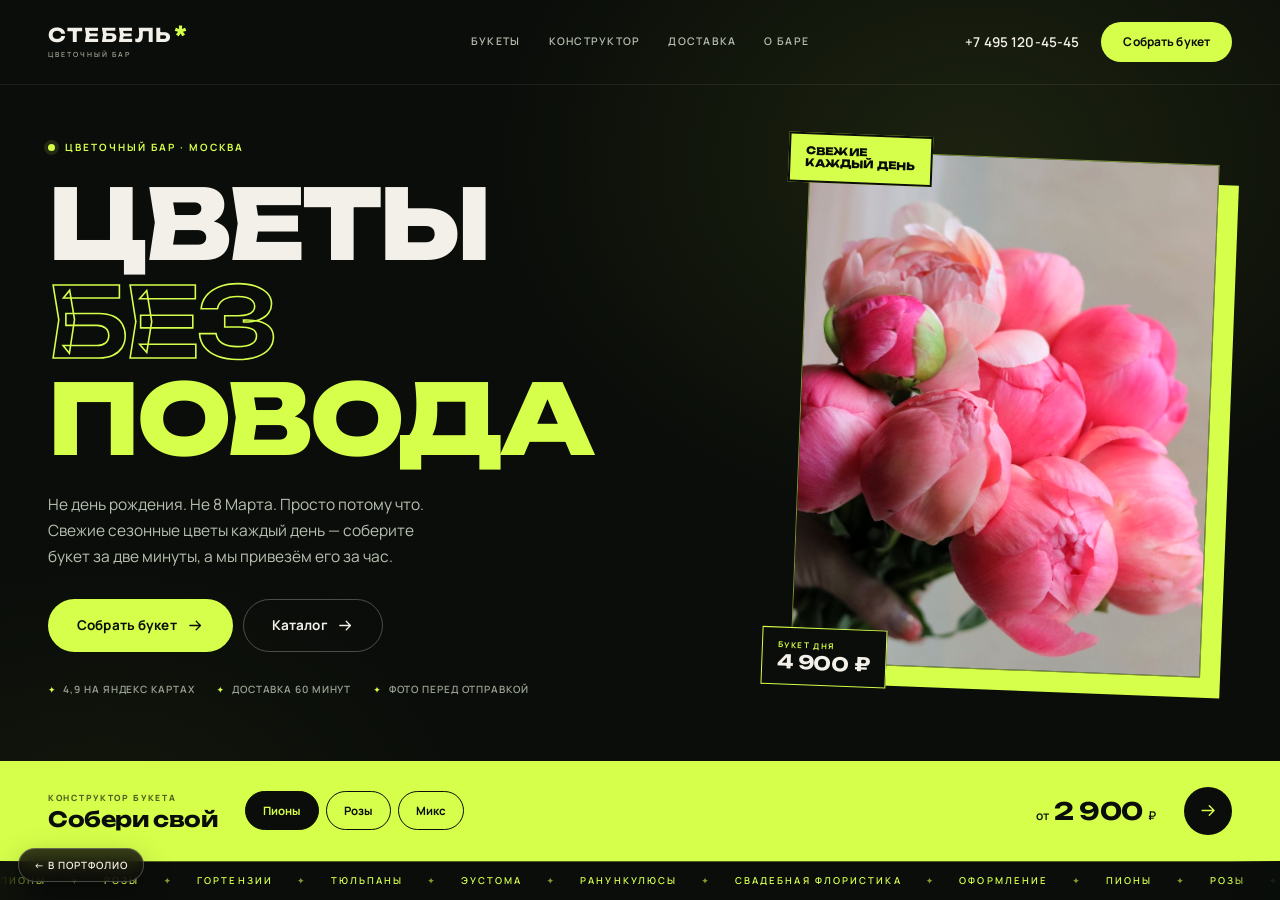
<file: stebel/index.html>
<!doctype html>
<html lang="ru">
<head>
  <meta charset="utf-8" />
  <base href="./" />
  <meta name="viewport" content="width=device-width, initial-scale=1" />
  <meta name="robots" content="noindex, nofollow" />
  <title>СТЕБЕЛЬ — цветочный бар в Москве · цветы без повода</title>
  <meta name="description" content="СТЕБЕЛЬ — цветочный бар в Москве. Свежие сезонные цветы каждый день, конструктор букета, доставка за 60 минут с фото перед отправкой." />
  <meta name="theme-color" content="#0a0d0a" />

  <link rel="icon" href="data:image/svg+xml,%3Csvg xmlns='http://www.w3.org/2000/svg' viewBox='0 0 32 32'%3E%3Crect width='32' height='32' rx='6' fill='%230a0d0a'/%3E%3Cg stroke='%23d6ff4b' stroke-width='2.4' stroke-linecap='round'%3E%3Cpath d='M16 5v22M6.5 10.5l19 11M25.5 10.5l-19 11'/%3E%3C/g%3E%3C/svg%3E" />

  <link rel="preconnect" href="https://fonts.googleapis.com" />
  <link rel="preconnect" href="https://fonts.gstatic.com" crossorigin />
  <link href="https://fonts.googleapis.com/css2?family=Manrope:wght@400;500;600;700;800&family=Unbounded:wght@400;500;600;700;800;900&display=swap" rel="stylesheet" />
  <link rel="stylesheet" href="assets/styles.css" />
</head>
<body>
  <svg class="svg-defs" aria-hidden="true" focusable="false">
    <defs>
      <symbol id="i-arrow" viewBox="0 0 24 24"><path d="M4 12h15M13 6l6 6-6 6" /></symbol>
      <symbol id="i-star" viewBox="0 0 24 24"><path d="M12 2.6l2.9 6 6.6.9-4.8 4.6 1.2 6.5-5.9-3.1-5.9 3.1 1.2-6.5L2.5 9.5l6.6-.9z" /></symbol>
    </defs>
  </svg>

  <header class="top">
    <div class="container top-inner">
      <a class="logo" href="#top" aria-label="СТЕБЕЛЬ — цветочный бар, на главную">
        <span class="logo-word">СТЕБЕЛЬ</span>
        <span class="logo-star" aria-hidden="true">*</span>
        <span class="logo-sub">цветочный бар</span>
      </a>

      <nav class="nav" aria-label="Основная навигация">
        <a href="#catalog">Букеты</a>
        <a href="#builder">Конструктор</a>
        <a href="#delivery">Доставка</a>
        <a href="#about">О баре</a>
      </nav>

      <div class="top-actions">
        <a class="phone" href="tel:+74951204545">+7 495 120-45-45</a>
        <a class="btn btn--lime btn--sm" href="#builder">Собрать букет</a>
      </div>
    </div>
  </header>

  <main class="hero" id="top">
    <div class="hero-inner container">
      <div class="hero-copy">
        <p class="eyebrow"><span class="eyebrow-dot" aria-hidden="true"></span>Цветочный бар · Москва</p>

        <h1 class="hero-title">
          <span class="title-line">ЦВЕТЫ</span>
          <span class="title-line title-line--outline">БЕЗ</span>
          <span class="title-line title-line--lime">ПОВОДА</span>
        </h1>

        <p class="hero-lead">
          Не день рождения. Не 8 Марта. Просто потому что. Свежие сезонные цветы
          каждый день — соберите букет за две минуты, а мы привезём его за час.
        </p>

        <div class="hero-actions">
          <a class="btn btn--lime" href="#builder">
            Собрать букет
            <svg aria-hidden="true"><use href="#i-arrow"></use></svg>
          </a>
          <a class="btn btn--ghost" href="#catalog">
            Каталог
            <svg aria-hidden="true"><use href="#i-arrow"></use></svg>
          </a>
        </div>

        <ul class="hero-meta">
          <li><span class="star" aria-hidden="true">✦</span>4,9 на Яндекс Картах</li>
          <li><span class="star" aria-hidden="true">✦</span>Доставка 60 минут</li>
          <li><span class="star" aria-hidden="true">✦</span>Фото перед отправкой</li>
        </ul>
      </div>

      <div class="hero-visual">
        <figure class="photo">
          <img src="assets/img/bouquet.jpg" alt="Букет свежих розовых пионов" width="900" height="1125" fetchpriority="high" decoding="async" />
          <p class="fresh-badge">свежие<br />каждый день</p>
          <figcaption class="photo-tag">
            <span>Букет дня</span>
            <strong>4 900 ₽</strong>
          </figcaption>
        </figure>
      </div>
    </div>

    <section class="builder" id="builder" aria-labelledby="builder-title">
      <div class="container builder-inner">
        <div class="builder-copy">
          <p class="builder-kicker">Конструктор букета</p>
          <h2 class="builder-title" id="builder-title">Собери свой</h2>
        </div>

        <div class="chips" role="group" aria-label="Основа букета">
          <button class="chip is-active" type="button" data-price="2 900" aria-pressed="true">Пионы</button>
          <button class="chip" type="button" data-price="3 400" aria-pressed="false">Розы</button>
          <button class="chip" type="button" data-price="3 900" aria-pressed="false">Микс</button>
        </div>

        <p class="builder-price" aria-live="polite">от <strong class="js-price">2 900</strong> ₽</p>

        <a class="builder-go" href="#order" aria-label="Перейти в конструктор букета">
          <svg aria-hidden="true"><use href="#i-arrow"></use></svg>
        </a>
      </div>
    </section>

    <div class="ticker" aria-hidden="true">
      <div class="ticker-track">
        <div class="ticker-group">
          <span>Пионы</span><i>✦</i><span>Розы</span><i>✦</i><span>Гортензии</span><i>✦</i><span>Тюльпаны</span><i>✦</i><span>Эустома</span><i>✦</i><span>Ранункулюсы</span><i>✦</i><span>Свадебная флористика</span><i>✦</i><span>Оформление</span><i>✦</i>
        </div>
        <div class="ticker-group">
          <span>Пионы</span><i>✦</i><span>Розы</span><i>✦</i><span>Гортензии</span><i>✦</i><span>Тюльпаны</span><i>✦</i><span>Эустома</span><i>✦</i><span>Ранункулюсы</span><i>✦</i><span>Свадебная флористика</span><i>✦</i><span>Оформление</span><i>✦</i>
        </div>
      </div>
    </div>
  </main>

  <script>
    (function () {
      var chips = document.querySelectorAll(".chip");
      var price = document.querySelector(".js-price");
      chips.forEach(function (chip) {
        chip.addEventListener("click", function () {
          chips.forEach(function (c) {
            c.classList.toggle("is-active", c === chip);
            c.setAttribute("aria-pressed", c === chip ? "true" : "false");
          });
          if (price) price.textContent = chip.dataset.price;
        });
      });
    })();
  </script>
<a class="back-home" href="../" aria-label="Вернуться в портфолио">&#8592; В портфолио</a>
<style>
  .back-home{position:fixed;left:18px;bottom:18px;z-index:9999;display:inline-flex;align-items:center;gap:8px;padding:11px 15px;border-radius:999px;border:1px solid rgba(255,255,255,.24);background:rgba(14,12,10,.78);color:#f6f0e5;font:600 10px/1 "Manrope","Segoe UI",system-ui,sans-serif;letter-spacing:.1em;text-transform:uppercase;text-decoration:none;-webkit-backdrop-filter:blur(10px);backdrop-filter:blur(10px);box-shadow:0 10px 30px rgba(0,0,0,.25);transition:background .2s,transform .2s}
  .back-home:hover{background:rgba(14,12,10,.94);transform:translateY(-2px)}
</style>
</body>
</html>
</file>
<file: assets/styles.css>
/* =========================================================
   Lim — portfolio
   Токены, тёмная база, монохром + синий акцент
   ========================================================= */

:root {
  --bg: #07070a;
  --bg-raise: #0d0d12;
  --bg-card: #0f0f15;
  --ink: #f4f4f5;
  --muted: #a1a1aa;
  --muted-soft: #7c7c87;
  --line: rgba(255, 255, 255, 0.11);
  --line-strong: rgba(255, 255, 255, 0.22);
  --accent: #5b8cff;
  --accent-deep: #2563eb;

  --font-display: "Segoe UI", -apple-system, BlinkMacSystemFont, "Helvetica Neue", Arial, sans-serif;
  --font-body: -apple-system, BlinkMacSystemFont, "Segoe UI", Roboto, "Helvetica Neue", Arial, sans-serif;
  --font-mono: ui-monospace, SFMono-Regular, Menlo, Consolas, "Liberation Mono", monospace;

  --pad: clamp(20px, 5vw, 72px);
  --maxw: 1440px;
  --ease: cubic-bezier(0.22, 1, 0.36, 1);
}

*,
*::before,
*::after {
  box-sizing: border-box;
}

html {
  scroll-behavior: smooth;
  scroll-padding-top: 88px;
  -webkit-text-size-adjust: 100%;
}

body {
  margin: 0;
  min-height: 100vh;
  background:
    radial-gradient(1100px 700px at 78% -10%, rgba(37, 99, 235, 0.16), transparent 62%),
    radial-gradient(900px 600px at 8% 30%, rgba(91, 140, 255, 0.07), transparent 60%),
    var(--bg);
  color: var(--ink);
  font-family: var(--font-body);
  font-size: 16px;
  line-height: 1.5;
  overflow-x: hidden;
  -webkit-font-smoothing: antialiased;
  text-rendering: optimizeLegibility;
}

h1,
h2,
h3,
p,
dl,
dd,
figure {
  margin: 0;
}

ul {
  margin: 0;
  padding: 0;
  list-style: none;
}

a {
  color: inherit;
  text-decoration: none;
}

button {
  font: inherit;
  color: inherit;
}

svg {
  display: block;
}

::selection {
  background: var(--accent);
  color: #05060a;
}

:focus-visible {
  outline: 2px solid var(--accent);
  outline-offset: 3px;
  border-radius: 4px;
}

/* ── фон: партиклы + зерно ─────────────────────────────── */

#particles {
  position: fixed;
  inset: 0;
  width: 100%;
  height: 100%;
  z-index: 0;
  pointer-events: none;
}

.grain {
  position: fixed;
  inset: 0;
  z-index: 1;
  pointer-events: none;
  opacity: 0.12;
  mix-blend-mode: overlay;
  background-image: url("data:image/svg+xml;utf8,<svg xmlns='http://www.w3.org/2000/svg' width='220' height='220'><filter id='n'><feTurbulence type='fractalNoise' baseFrequency='0.85' numOctaves='3' stitchTiles='stitch'/></filter><rect width='220' height='220' filter='url(%23n)' opacity='0.55'/></svg>");
}

main,
.topbar,
.footer {
  position: relative;
  z-index: 2;
}

/* ── утилиты ───────────────────────────────────────────── */

.skip-link {
  position: absolute;
  left: 50%;
  top: 8px;
  transform: translate(-50%, -160%);
  z-index: 100;
  padding: 10px 18px;
  border-radius: 999px;
  background: var(--ink);
  color: #08080c;
  font-size: 13px;
  font-weight: 600;
  transition: transform 0.2s var(--ease);
}

.skip-link:focus-visible {
  transform: translate(-50%, 0);
}

.eyebrow {
  display: flex;
  align-items: center;
  gap: 10px;
  font-size: 11px;
  font-weight: 500;
  letter-spacing: 0.22em;
  text-transform: uppercase;
  color: var(--muted);
}

.eyebrow-dot {
  width: 6px;
  height: 6px;
  border-radius: 50%;
  background: var(--accent);
  box-shadow: 0 0 0 4px rgba(91, 140, 255, 0.16);
}

.reveal {
  opacity: 0;
  transform: translateY(20px);
  transition:
    opacity 0.75s var(--ease),
    transform 0.75s var(--ease);
}

.reveal.is-in {
  opacity: 1;
  transform: none;
}

/* ── кнопки ────────────────────────────────────────────── */

.btn {
  display: inline-flex;
  align-items: center;
  justify-content: center;
  gap: 10px;
  min-height: 48px;
  padding: 0 22px;
  border: 1px solid transparent;
  border-radius: 999px;
  font-family: var(--font-body);
  font-size: 14px;
  font-weight: 500;
  letter-spacing: 0.01em;
  cursor: pointer;
  transition:
    background 0.25s var(--ease),
    color 0.25s var(--ease),
    border-color 0.25s var(--ease),
    transform 0.25s var(--ease);
}

.btn svg {
  width: 18px;
  height: 18px;
  fill: none;
  stroke: currentColor;
  stroke-width: 1.7;
  stroke-linecap: round;
  stroke-linejoin: round;
  transition: transform 0.25s var(--ease);
}

.btn:hover svg {
  transform: translateX(4px);
}

.btn:active {
  transform: scale(0.98);
}

.btn--primary {
  background: var(--ink);
  color: #08080c;
}

.btn--primary:hover {
  background: var(--accent);
  color: #05060a;
}

.btn--ghost {
  border-color: var(--line-strong);
  color: var(--ink);
}

.btn--ghost:hover {
  background: rgba(255, 255, 255, 0.06);
  border-color: var(--ink);
}

.btn--lg {
  min-height: 56px;
  padding-inline: 26px;
  font-size: 15px;
}

/* ── верхняя панель ────────────────────────────────────── */

.topbar {
  position: fixed;
  inset: 0 0 auto 0;
  display: flex;
  align-items: center;
  justify-content: space-between;
  gap: 24px;
  padding: 14px var(--pad);
  z-index: 50;
  background: linear-gradient(to bottom, rgba(7, 7, 10, 0.9), rgba(7, 7, 10, 0));
  backdrop-filter: blur(12px) saturate(130%);
  -webkit-backdrop-filter: blur(12px) saturate(130%);
  border-bottom: 1px solid transparent;
  transition:
    background 0.3s ease,
    border-color 0.3s ease;
}

.topbar.is-scrolled {
  background: rgba(7, 7, 10, 0.82);
  border-bottom-color: var(--line);
}

.brand {
  display: inline-flex;
  align-items: center;
  gap: 10px;
  font-family: var(--font-display);
  font-weight: 700;
  font-size: 16px;
  letter-spacing: -0.01em;
}

.brand-avatar {
  width: 38px;
  height: 38px;
  border-radius: 50%;
  object-fit: cover;
  object-position: 50% 50%;
  border: 1px solid rgba(255, 255, 255, 0.18);
  box-shadow: 0 0 0 3px rgba(91, 140, 255, 0.12);
  background: var(--bg-raise);
  transition:
    border-color 0.25s var(--ease),
    box-shadow 0.25s var(--ease),
    transform 0.25s var(--ease);
}

.brand:hover .brand-avatar,
.brand:focus-visible .brand-avatar {
  border-color: var(--accent);
  box-shadow:
    0 0 0 3px rgba(91, 140, 255, 0.22),
    0 0 20px rgba(91, 140, 255, 0.35);
  transform: scale(1.04);
}

.brand-word {
  font-family: var(--font-display);
  font-size: 18px;
  font-weight: 300;
  line-height: 1;
  letter-spacing: 0.18em;
  text-transform: uppercase;
  color: var(--ink);
}

.brand-dot {
  display: inline-block;
  flex: none;
  width: 6px;
  height: 6px;
  margin-left: 5px;
  border-radius: 50%;
  background: #3b82f6;
  vertical-align: middle;
}

.brand-text {
  display: inline-flex;
  align-items: center;
}

.footer-made .brand-word {
  font-size: 14px;
  letter-spacing: 0.16em;
}

.footer-made .brand-dot {
  width: 5px;
  height: 5px;
  margin-left: 4px;
}

.nav {
  display: flex;
  align-items: center;
  gap: clamp(14px, 2.4vw, 30px);
  font-size: 13px;
  color: var(--muted);
  transform: translateY(2px);
}

.nav a {
  padding: 6px 2px;
  position: relative;
  transition: color 0.2s ease;
}

.nav a::after {
  content: "";
  position: absolute;
  left: 0;
  right: 0;
  bottom: 0;
  height: 1px;
  background: var(--accent);
  transform: scaleX(0);
  transform-origin: left;
  transition: transform 0.28s var(--ease);
}

.nav a:hover {
  color: var(--ink);
}

.nav a:hover::after {
  transform: scaleX(1);
}

.made-by {
  font-size: 10.5px;
  letter-spacing: 0.26em;
  text-transform: uppercase;
  color: var(--muted-soft);
}

/* ── hero ──────────────────────────────────────────────── */

.hero {
  position: relative;
  max-width: var(--maxw);
  margin-inline: auto;
  min-height: 100svh;
  display: flex;
  flex-direction: column;
  justify-content: center;
  padding: clamp(120px, 17vh, 190px) var(--pad) clamp(72px, 11vh, 120px);
  overflow: hidden;
}

.hero::before {
  content: "";
  position: absolute;
  top: -12vw;
  right: -12vw;
  width: 62vw;
  height: 62vw;
  max-width: 860px;
  max-height: 860px;
  background: radial-gradient(circle, rgba(37, 99, 235, 0.24), transparent 66%);
  filter: blur(30px);
  pointer-events: none;
  z-index: -1;
}

.hero-inner {
  max-width: 62rem;
}

.hero-title {
  margin-top: 22px;
  font-family: var(--font-display);
  font-weight: 800;
  font-size: clamp(2.9rem, 8.4vw, 7.4rem);
  line-height: 0.92;
  letter-spacing: -0.045em;
}

.hero-accent {
  color: var(--accent);
  position: relative;
  display: inline-block;
}

.hero-accent::after {
  content: "";
  position: absolute;
  left: 0.02em;
  right: 0.02em;
  bottom: 0.06em;
  height: 3px;
  background: linear-gradient(90deg, var(--accent), rgba(91, 140, 255, 0.05));
  border-radius: 3px;
}

.hero-lead {
  max-width: 52ch;
  margin-top: 28px;
  color: var(--muted);
  font-size: clamp(15px, 1.15vw, 17px);
  line-height: 1.68;
}

.hero-actions {
  display: flex;
  flex-wrap: wrap;
  gap: 14px;
  margin-top: 34px;
}

.hero-stats {
  display: grid;
  grid-template-columns: repeat(3, minmax(0, 1fr));
  gap: 0;
  max-width: 34rem;
  margin-top: clamp(46px, 7vh, 74px);
  border-top: 1px solid var(--line);
}

.hero-stats > div {
  padding: 18px 18px 0 0;
  border-right: 1px solid var(--line);
}

.hero-stats > div:last-child {
  border-right: 0;
}

.hero-stats dt {
  font-size: 10.5px;
  letter-spacing: 0.18em;
  text-transform: uppercase;
  color: var(--muted-soft);
}

.hero-stats dd {
  margin-top: 6px;
  font-family: var(--font-display);
  font-size: clamp(15px, 1.6vw, 19px);
  font-weight: 600;
  letter-spacing: -0.01em;
}

.hero-bottom {
  display: flex;
  align-items: center;
  justify-content: space-between;
  gap: 24px;
  flex-wrap: wrap;
  margin-top: clamp(40px, 7vh, 70px);
}

.made-by--hero {
  font-size: 10.5px;
  letter-spacing: 0.26em;
  color: var(--muted-soft);
}

.scroll-cue {
  display: inline-flex;
  align-items: center;
  gap: 12px;
  font-size: 11px;
  letter-spacing: 0.2em;
  text-transform: uppercase;
  color: var(--muted-soft);
  width: fit-content;
  transition: color 0.2s ease;
}

.scroll-cue:hover {
  color: var(--ink);
}

.scroll-cue-line {
  width: 54px;
  height: 1px;
  background: var(--line-strong);
  position: relative;
  overflow: hidden;
}

.scroll-cue-line::after {
  content: "";
  position: absolute;
  inset: 0;
  background: var(--accent);
  transform: translateX(-100%);
  animation: cue 2.6s ease-in-out infinite;
}

@keyframes cue {
  0% {
    transform: translateX(-100%);
  }
  55%,
  100% {
    transform: translateX(100%);
  }
}

/* ── бегущая строка ────────────────────────────────────── */

.marquee {
  position: relative;
  z-index: 2;
  overflow: hidden;
  border-top: 1px solid var(--line);
  border-bottom: 1px solid var(--line);
  padding: 14px 0;
  background: rgba(255, 255, 255, 0.015);
}

.marquee-track {
  display: flex;
  width: max-content;
  animation: marquee 26s linear infinite;
}

.marquee-track span {
  padding-right: 2rem;
  font-family: var(--font-display);
  font-size: clamp(12px, 1.4vw, 15px);
  font-weight: 500;
  letter-spacing: 0.3em;
  text-transform: uppercase;
  color: var(--muted-soft);
  white-space: nowrap;
}

@keyframes marquee {
  to {
    transform: translateX(-50%);
  }
}

/* ── главы / about ─────────────────────────────────────── */

.chapter {
  max-width: var(--maxw);
  margin-inline: auto;
  padding: clamp(72px, 10vw, 140px) var(--pad);
  display: grid;
  grid-template-columns: minmax(0, 0.95fr) minmax(0, 1.05fr);
  gap: clamp(32px, 6vw, 96px);
  border-top: 1px solid var(--line);
}

.chapter-title {
  margin-top: 18px;
  font-family: var(--font-display);
  font-weight: 700;
  font-size: clamp(1.9rem, 3.7vw, 3.4rem);
  line-height: 1.03;
  letter-spacing: -0.035em;
}

.chapter-body {
  max-width: 64ch;
}

.chapter-body p {
  color: var(--muted);
  font-size: 15.5px;
  line-height: 1.78;
}

.chapter-body p + p {
  margin-top: 16px;
}

.principles {
  margin-top: 40px;
  border-top: 1px solid var(--line);
}

.principles li {
  display: grid;
  grid-template-columns: auto minmax(0, 1fr);
  column-gap: 18px;
  padding: 20px 0;
  border-bottom: 1px solid var(--line);
}

.principle-num {
  grid-row: span 2;
  padding-top: 3px;
  font-family: var(--font-mono);
  font-size: 11px;
  color: var(--accent);
}

.principles h3 {
  font-size: 16px;
  font-weight: 600;
  letter-spacing: -0.01em;
}

.principles p {
  margin-top: 4px;
  font-size: 13.5px;
  line-height: 1.6;
  color: var(--muted-soft);
}

/* ── работы: горизонтальная лента ──────────────────────── */

.works {
  position: relative;
  padding-block: clamp(72px, 9vw, 132px);
  border-top: 1px solid var(--line);
  overflow: hidden;
}

.works-head {
  display: flex;
  align-items: flex-end;
  justify-content: space-between;
  gap: 32px;
  max-width: var(--maxw);
  margin-inline: auto;
  padding-inline: var(--pad);
}

.works-lead {
  max-width: 46ch;
  margin-top: 18px;
  color: var(--muted);
  font-size: 15px;
  line-height: 1.65;
}

.works-controls {
  display: flex;
  flex-direction: column;
  align-items: flex-end;
  gap: 14px;
  flex: 0 0 auto;
}

.works-hint {
  font-size: 10.5px;
  letter-spacing: 0.18em;
  text-transform: uppercase;
  color: var(--muted-soft);
  white-space: nowrap;
}

.works-hint span {
  display: inline-block;
  animation: nudge 2.2s ease-in-out infinite;
}

@keyframes nudge {
  0%,
  100% {
    transform: translateX(0);
  }
  50% {
    transform: translateX(6px);
  }
}

.works-buttons {
  display: flex;
  gap: 10px;
}

.round-btn {
  display: grid;
  place-items: center;
  width: 52px;
  height: 52px;
  border-radius: 50%;
  border: 1px solid var(--line-strong);
  background: rgba(255, 255, 255, 0.04);
  color: var(--ink);
  cursor: pointer;
  transition:
    background 0.22s var(--ease),
    color 0.22s var(--ease),
    border-color 0.22s var(--ease),
    transform 0.22s var(--ease);
}

.round-btn svg {
  width: 22px;
  height: 22px;
  fill: none;
  stroke: currentColor;
  stroke-width: 1.6;
  stroke-linecap: round;
  stroke-linejoin: round;
}

.round-btn:hover:not(:disabled) {
  background: var(--ink);
  border-color: var(--ink);
  color: #08080c;
  transform: translateY(-2px);
}

.round-btn:active:not(:disabled) {
  transform: translateY(0) scale(0.96);
}

.round-btn:disabled {
  opacity: 0.28;
  cursor: default;
}

.works-viewport {
  margin-top: clamp(32px, 4.4vw, 58px);
  overflow: hidden;
}

.works-track {
  display: flex;
  align-items: stretch;
  gap: clamp(16px, 2vw, 24px);
  overflow-x: auto;
  overscroll-behavior-x: contain;
  scroll-snap-type: x mandatory;
  scroll-padding-inline: var(--pad);
  padding: 8px var(--pad) 4px;
  scrollbar-width: none;
  -ms-overflow-style: none;
  cursor: grab;
  -webkit-overflow-scrolling: touch;
}

.works-track::-webkit-scrollbar {
  display: none;
}

.works-track.is-dragging {
  cursor: grabbing;
  scroll-snap-type: none;
  scroll-behavior: auto;
  user-select: none;
}

.work {
  flex: 0 0 clamp(272px, 82vw, 420px);
  scroll-snap-align: center;
}

.work-card {
  position: relative;
  height: 100%;
  display: flex;
  flex-direction: column;
  border: 1px solid var(--line);
  border-radius: 20px;
  overflow: hidden;
  background: var(--bg-card);
  transition:
    transform 0.35s var(--ease),
    border-color 0.35s var(--ease),
    box-shadow 0.35s var(--ease);
}

.work-card:hover {
  transform: translateY(-6px);
  border-color: var(--line-strong);
  box-shadow: 0 24px 60px -20px rgba(0, 0, 0, 0.75);
}

.work-mock {
  position: relative;
  flex: 1;
  display: flex;
  flex-direction: column;
  padding: 18px;
  min-height: 420px;
  overflow: hidden;
  isolation: isolate;
}

.work-foot {
  display: flex;
  align-items: flex-end;
  justify-content: space-between;
  gap: 16px;
  padding: 16px 20px 18px;
  border-top: 1px solid var(--line);
  background: var(--bg-raise);
  color: var(--ink);
}

.work-badge {
  display: inline-flex;
  align-items: center;
  gap: 8px;
  margin-bottom: 10px;
  padding: 5px 11px;
  border-radius: 999px;
  border: 1px solid rgba(166, 192, 255, 0.4);
  background: rgba(91, 140, 255, 0.14);
  color: #a6c0ff;
  font-size: 10px;
  font-weight: 600;
  letter-spacing: 0.13em;
  text-transform: uppercase;
  white-space: nowrap;
}

.work-badge::before {
  content: "";
  width: 5px;
  height: 5px;
  border-radius: 50%;
  background: currentColor;
}

.work-tag {
  display: block;
  font-size: 10px;
  letter-spacing: 0.15em;
  text-transform: uppercase;
  color: var(--muted-soft);
}

.work-foot h3 {
  margin-top: 6px;
  font-family: var(--font-display);
  font-size: 19px;
  font-weight: 600;
  letter-spacing: -0.015em;
  color: var(--ink);
}

.work-arrow {
  font-size: 20px;
  line-height: 1;
  color: var(--muted-soft);
  transition:
    transform 0.28s var(--ease),
    color 0.28s var(--ease);
}

.work-card:hover .work-arrow {
  transform: translateX(6px);
  color: var(--accent);
}

.works-progress {
  position: relative;
  max-width: calc(var(--maxw) - 2 * var(--pad));
  margin: 22px auto 0;
  height: 2px;
  background: var(--line);
  overflow: hidden;
}

.works-progress-bar {
  position: absolute;
  inset: 0;
  background: linear-gradient(90deg, var(--accent-deep), var(--accent));
  transform: scaleX(0.28);
  transform-origin: left;
  transition: transform 0.14s linear;
}

.works-note {
  max-width: var(--maxw);
  margin: 22px auto 0;
  padding-inline: var(--pad);
  font-size: 12.5px;
  color: var(--muted-soft);
  letter-spacing: 0.01em;
}

/* ── макет 01: кофейня-франшиза ─────────────────────────── */

.work-card--coffee,
.work-card--coffee .work-mock {
  background:
    radial-gradient(320px 240px at 88% 4%, rgba(255, 90, 31, 0.22), transparent 70%),
    #0c0c0e;
  color: #f3efe7;
}

.cf-nav,
.cl-nav,
.mg-nav,
.kd-nav,
.es-nav {
  display: flex;
  align-items: baseline;
  justify-content: space-between;
  gap: 12px;
  font-size: 8.5px;
  letter-spacing: 0.14em;
  text-transform: uppercase;
}

.cf-logo {
  display: inline-flex;
  align-items: center;
  gap: 7px;
  font-size: 8.5px;
  font-weight: 700;
  letter-spacing: 0.18em;
}

.cf-mark {
  width: 13px;
  height: 13px;
  border-radius: 50%;
  background: #ff5a1f;
  box-shadow:
    inset 0 0 0 3px #0c0c0e,
    inset 0 0 0 4px #ff5a1f;
}

.cf-links {
  font-size: 7.5px;
  letter-spacing: 0.1em;
  color: rgba(243, 239, 231, 0.45);
}

.cf-kicker {
  margin-top: 30px;
  font-size: 8px;
  letter-spacing: 0.3em;
  text-transform: uppercase;
  color: #ff8a5c;
}

.cf-title {
  margin-top: 10px;
  max-width: 12ch;
  font-family: var(--font-display);
  font-size: clamp(23px, 6.2vw, 29px);
  font-weight: 900;
  line-height: 0.94;
  letter-spacing: -0.03em;
  text-transform: uppercase;
}

.cf-title em {
  font-style: normal;
  color: #ff5a1f;
}

.cf-btn {
  display: inline-block;
  margin-top: 16px;
  padding: 9px 15px;
  border: 1px solid rgba(243, 239, 231, 0.32);
  font-size: 7.5px;
  letter-spacing: 0.2em;
  text-transform: uppercase;
}

.cf-cups {
  position: absolute;
  right: 6px;
  bottom: 50px;
  display: flex;
  align-items: flex-end;
  pointer-events: none;
}

.cf-cup {
  margin: 0;
  overflow: hidden;
  border-radius: 12px;
  border: 1px solid rgba(255, 255, 255, 0.1);
  box-shadow: 0 20px 32px -16px rgba(0, 0, 0, 0.95);
}

.cf-cup img {
  display: block;
  width: 100%;
  height: 100%;
  object-fit: cover;
  filter: saturate(0.55) contrast(1.05) brightness(0.95);
}

.cf-cup--big {
  width: 134px;
  height: 130px;
  transform: rotate(-7deg);
}

.cf-cup--small {
  width: 90px;
  height: 102px;
  margin-left: -22px;
  transform: rotate(7deg);
}

.cf-stats {
  position: absolute;
  left: 18px;
  bottom: 16px;
  max-width: 58%;
  font-size: 7.5px;
  letter-spacing: 0.11em;
  text-transform: uppercase;
  color: rgba(243, 239, 231, 0.4);
}

/* ── макет 02: клиника ─────────────────────────────────── */

.work-card--clinic,
.work-card--clinic .work-mock {
  background: #f4f8f6;
  color: #0d2b25;
}

.cl-logo {
  font-family: var(--font-display);
  font-size: 11px;
  font-weight: 700;
  letter-spacing: 0.24em;
}

.cl-links {
  font-size: 7.5px;
  letter-spacing: 0.08em;
  color: #6f8d83;
  text-transform: none;
}

.cl-pill {
  display: inline-flex;
  align-items: center;
  gap: 6px;
  margin-top: 20px;
  padding: 5px 10px;
  border-radius: 999px;
  background: rgba(31, 122, 99, 0.1);
  color: #1f7a63;
  font-size: 7.5px;
  letter-spacing: 0.1em;
  text-transform: uppercase;
}

.cl-dot {
  width: 5px;
  height: 5px;
  border-radius: 50%;
  background: #22c55e;
}

.cl-title {
  margin-top: 10px;
  font-family: var(--font-display);
  font-size: clamp(21px, 5.6vw, 26px);
  font-weight: 700;
  line-height: 1.04;
  letter-spacing: -0.03em;
}

.cl-photo {
  position: relative;
  margin: 14px 0 0;
  height: 146px;
  border-radius: 14px;
  overflow: hidden;
  background: #dfe9e5;
}

.cl-photo img {
  width: 100%;
  height: 100%;
  object-fit: cover;
}

.cl-badge {
  position: absolute;
  left: 8px;
  bottom: 8px;
  padding: 4px 8px;
  border-radius: 6px;
  background: rgba(255, 255, 255, 0.93);
  color: #0d2b25;
  font-size: 7px;
  letter-spacing: 0.12em;
  text-transform: uppercase;
}

.cl-row {
  display: grid;
  grid-template-columns: repeat(2, minmax(0, 1fr));
  gap: 8px;
  margin-top: 10px;
}

.cl-row > div {
  padding: 9px 10px;
  border: 1px solid rgba(13, 43, 37, 0.09);
  border-radius: 10px;
  background: #ffffff;
}

.cl-row span {
  display: block;
  font-size: 7px;
  letter-spacing: 0.12em;
  text-transform: uppercase;
  color: #6f8d83;
}

.cl-row strong {
  display: block;
  margin-top: 2px;
  font-size: 11px;
  font-weight: 700;
  letter-spacing: -0.01em;
}

.cl-cta {
  align-self: flex-start;
  margin-top: auto;
  margin-bottom: 2px;
  padding: 10px 15px;
  border-radius: 999px;
  background: #1f7a63;
  color: #ffffff;
  font-size: 7.5px;
  font-weight: 500;
  letter-spacing: 0.14em;
  text-transform: uppercase;
}

/* ── макет 03: fashion-журнал ──────────────────────────── */

.work-card--mag,
.work-card--mag .work-mock {
  background: #ffffff;
  color: #121212;
}

.mg-logo {
  font-family: var(--font-display);
  font-size: 16px;
  font-weight: 800;
  letter-spacing: 0.2em;
}

.mg-links {
  font-size: 7.5px;
  letter-spacing: 0.14em;
  color: #767676;
}

.mg-issue {
  margin-top: 12px;
  font-size: 7px;
  letter-spacing: 0.24em;
  text-transform: uppercase;
  color: #e0245e;
}

.mg-grid {
  display: grid;
  grid-template-columns: repeat(2, minmax(0, 1fr));
  gap: 10px;
  margin-top: 9px;
}

.mg-card img {
  display: block;
  width: 100%;
  height: 150px;
  object-fit: cover;
  border-radius: 2px;
  background: #ececec;
}

.mg-cat {
  display: block;
  margin-top: 8px;
  font-size: 7px;
  letter-spacing: 0.22em;
  text-transform: uppercase;
  color: #e0245e;
}

.mg-head {
  margin-top: 4px;
  font-family: Georgia, "Times New Roman", serif;
  font-size: 11.5px;
  font-weight: 600;
  line-height: 1.26;
  letter-spacing: -0.005em;
}

.mg-more {
  display: flex;
  align-items: baseline;
  justify-content: space-between;
  gap: 10px;
  margin-top: 16px;
  padding: 12px 0;
  border-top: 1px solid rgba(18, 18, 18, 0.1);
  font-family: Georgia, "Times New Roman", serif;
  font-size: 13px;
  font-weight: 600;
}

.mg-more span:last-child {
  color: #e0245e;
}

.mg-wide {
  display: flex;
  align-items: center;
  gap: 10px;
  margin-top: auto;
  padding-top: 12px;
  border-top: 1px solid rgba(18, 18, 18, 0.1);
}

.mg-wide img {
  flex: 0 0 auto;
  width: 92px;
  height: 64px;
  object-fit: cover;
  border-radius: 2px;
  background: #ececec;
}

.mg-wide .mg-cat {
  margin-top: 0;
}

.mg-wide .mg-head {
  margin-top: 3px;
  font-size: 11px;
}

.mg-foot {
  display: flex;
  justify-content: space-between;
  gap: 10px;
  padding-top: 12px;
  border-top: 1px solid rgba(18, 18, 18, 0.14);
  font-size: 7.5px;
  letter-spacing: 0.16em;
  text-transform: uppercase;
}

.mg-foot span:last-child {
  color: #e0245e;
}

/* ── макет 04: детские курсы ───────────────────────────── */

.work-card--kids,
.work-card--kids .work-mock {
  background: #ffffff;
  color: #111827;
}

.kd-logo {
  font-family: "Segoe UI", system-ui, sans-serif;
  font-size: 15px;
  font-weight: 600;
  letter-spacing: 0.01em;
  text-transform: none;
  color: #1d4ed8;
}

.kd-links {
  font-size: 7.5px;
  letter-spacing: 0.1em;
  color: #6b7280;
  text-transform: none;
}

.kd-title {
  margin-top: 18px;
  font-family: "Segoe UI", system-ui, sans-serif;
  font-size: clamp(19px, 5vw, 24px);
  font-weight: 600;
  line-height: 1.08;
  letter-spacing: -0.02em;
}

.kd-sub {
  margin-top: 6px;
  font-size: 9px;
  line-height: 1.4;
  color: #525a68;
}

.kd-pills {
  display: flex;
  flex-wrap: wrap;
  gap: 5px;
  margin-top: 12px;
}

.kd-pills span {
  padding: 5px 9px;
  border-radius: 999px;
  background: #eaf1ff;
  color: #1e3fae;
  font-size: 7.5px;
  font-weight: 500;
}

.kd-pills .is-on {
  background: #1d4ed8;
  color: #ffffff;
}

.kd-cards {
  display: grid;
  grid-template-columns: repeat(3, minmax(0, 1fr));
  gap: 6px;
  margin-top: 16px;
}

.kd-card {
  display: flex;
  flex-direction: column;
  gap: 4px;
  min-height: 112px;
  padding: 8px;
  border-radius: 12px;
}

.kd-strip {
  margin-top: auto;
  padding-top: 10px;
  border-top: 1px solid rgba(17, 24, 39, 0.1);
  font-size: 7.5px;
  letter-spacing: 0.12em;
  text-transform: uppercase;
  color: #1d4ed8;
}

.kd-card--a {
  background: #ffe066;
  color: #463100;
}

.kd-card--b {
  background: #d7e3ff;
  color: #10224f;
}

.kd-card--c {
  padding: 0;
  overflow: hidden;
  background: #eef2f7;
  color: #1f2937;
}

.kd-card--c img {
  display: block;
  width: 100%;
  height: 52px;
  object-fit: cover;
}

.kd-card--c strong,
.kd-card--c em {
  padding: 0 7px;
}

.kd-card--c em {
  padding-bottom: 7px;
}

.kd-ico {
  font-family: var(--font-mono);
  font-size: 17px;
  font-weight: 700;
  letter-spacing: -0.04em;
}

.kd-card strong {
  margin-top: auto;
  font-size: 8.5px;
  font-weight: 600;
  line-height: 1.2;
}

.kd-card em {
  font-style: normal;
  font-size: 7px;
  opacity: 0.68;
}

/* ── макет 05: недвижимость ────────────────────────────── */

.work-card--estate,
.work-card--estate .work-mock {
  background:
    radial-gradient(300px 220px at 90% 0%, rgba(201, 162, 39, 0.16), transparent 70%),
    #0e1c18;
  color: #f2eee4;
}

.es-logo {
  font-family: var(--font-display);
  font-size: 11px;
  font-weight: 700;
  letter-spacing: 0.32em;
}

.es-links {
  font-size: 7.5px;
  letter-spacing: 0.1em;
  color: rgba(242, 238, 228, 0.44);
  text-transform: none;
}

.es-title {
  margin-top: 26px;
  max-width: 17ch;
  font-family: Georgia, "Times New Roman", serif;
  font-size: clamp(20px, 5.4vw, 25px);
  font-weight: 600;
  line-height: 1.1;
  letter-spacing: -0.012em;
}

.es-photo {
  position: relative;
  margin: 14px 0 0;
  height: 152px;
  border-radius: 12px;
  overflow: hidden;
  background: #16261f;
}

.es-photo img {
  width: 100%;
  height: 100%;
  object-fit: cover;
}

.es-card {
  position: absolute;
  left: 8px;
  right: 8px;
  bottom: 8px;
  padding: 9px 10px;
  border: 1px solid rgba(201, 162, 39, 0.35);
  border-radius: 8px;
  background: rgba(14, 28, 24, 0.88);
  backdrop-filter: blur(6px);
  -webkit-backdrop-filter: blur(6px);
}

.es-tag {
  display: block;
  font-size: 6.5px;
  letter-spacing: 0.2em;
  text-transform: uppercase;
  color: #c9a227;
}

.es-card strong {
  display: block;
  margin-top: 3px;
  font-size: 9.5px;
  font-weight: 600;
}

.es-card em {
  display: block;
  margin-top: 1px;
  font-family: var(--font-mono);
  font-style: normal;
  font-size: 9px;
  color: #c9a227;
}

.es-stats {
  display: flex;
  gap: 16px;
  margin-top: auto;
  padding-top: 10px;
  border-top: 1px solid rgba(242, 238, 228, 0.14);
  font-size: 7.5px;
  letter-spacing: 0.1em;
  text-transform: uppercase;
  color: rgba(242, 238, 228, 0.55);
}

/* ── контакт ───────────────────────────────────────────── */

.contact {
  max-width: var(--maxw);
  margin-inline: auto;
  padding: clamp(80px, 11vw, 150px) var(--pad) clamp(64px, 8vw, 110px);
  border-top: 1px solid var(--line);
}

.contact-title {
  margin-top: 18px;
  font-family: var(--font-display);
  font-size: clamp(2.6rem, 7vw, 6rem);
  font-weight: 800;
  line-height: 0.94;
  letter-spacing: -0.045em;
}

.contact-lead {
  max-width: 46ch;
  margin-top: 24px;
  color: var(--muted);
  font-size: 15.5px;
  line-height: 1.72;
}

.contact-actions {
  display: flex;
  flex-wrap: wrap;
  gap: 14px;
  margin-top: 34px;
}

/* ── футер ─────────────────────────────────────────────── */

.footer {
  display: flex;
  align-items: center;
  justify-content: space-between;
  gap: 16px;
  flex-wrap: wrap;
  max-width: var(--maxw);
  margin-inline: auto;
  padding: 26px var(--pad) 34px;
  border-top: 1px solid var(--line);
  font-size: 12px;
  color: var(--muted-soft);
}

.footer-made {
  letter-spacing: 0.14em;
  text-transform: uppercase;
  font-size: 10.5px;
}

.footer-made span {
  color: var(--accent);
}

/* ── адаптив ───────────────────────────────────────────── */

@media (max-width: 1080px) {
  .chapter {
    grid-template-columns: 1fr;
    gap: 36px;
  }
}

@media (max-width: 860px) {
  .works-head {
    flex-direction: column;
    align-items: flex-start;
    gap: 26px;
  }

  .works-controls {
    flex-direction: row;
    align-items: center;
    justify-content: space-between;
    width: 100%;
  }

  .works-hint {
    order: 2;
  }

  .topbar .made-by {
    display: none;
  }
}

@media (max-width: 720px) {
  .nav {
    gap: 16px;
    font-size: 12px;
  }

  .hero-stats {
    grid-template-columns: repeat(2, minmax(0, 1fr));
    max-width: 26rem;
  }

  .hero-stats > div {
    padding-top: 14px;
  }

  .hero-stats > div:nth-child(2n) {
    border-right: 0;
  }

  .hero-stats > div:nth-child(n + 3) {
    border-top: 1px solid var(--line);
    margin-top: 12px;
  }

  .hero-stats > div:last-child {
    grid-column: 1 / -1;
    border-right: 0;
  }

  .work {
    flex-basis: 84vw;
  }

  .works-progress {
    max-width: calc(100% - 2 * var(--pad));
  }
}

@media (max-width: 560px) {
  .nav {
    display: none;
  }

  .brand {
    font-size: 15px;
  }

  .brand-avatar {
    width: 34px;
    height: 34px;
  }

  .hero {
    padding-top: 104px;
    padding-bottom: 48px;
  }

  .hero-lead {
    margin-top: 22px;
  }

  .hero-actions {
    margin-top: 26px;
  }

  .hero-stats {
    margin-top: 34px;
  }

  .hero-bottom {
    margin-top: 30px;
  }

  .scroll-cue {
    display: none;
  }

  .btn {
    min-height: 46px;
  }

  .hero-actions .btn,
  .contact-actions .btn {
    flex: 1 1 100%;
  }

  .work-mock {
    min-height: 400px;
    padding: 16px;
  }

  .works-hint {
    font-size: 9.5px;
  }

  .round-btn {
    width: 48px;
    height: 48px;
  }
}

@media (max-width: 400px) {
  .work {
    flex-basis: 88vw;
  }

  .fin-tiles {
    grid-template-columns: repeat(2, minmax(0, 1fr));
  }

  .fin-tiles > div:last-child {
    display: none;
  }
}

/* ── уважение к настройкам движения ───────────────────── */

@media (prefers-reduced-motion: reduce) {
  html {
    scroll-behavior: auto;
  }

  .reveal {
    opacity: 1;
    transform: none;
    transition: none;
  }

  .marquee-track,
  .scroll-cue-line::after,
  .works-hint span {
    animation: none;
  }

  .works-track {
    scroll-snap-type: none;
  }

  .work-card,
  .btn,
  .round-btn,
  .work-arrow {
    transition: none;
  }

  .work-card:hover {
    transform: none;
  }
}

/* ── карточки-концепты со скриншотами ───────────────────── */

.work-card--site {
  height: auto;
  color: var(--ink);
  text-decoration: none;
}

.work-card--site .work-mock {
  flex: 0 0 auto;
  min-height: 0;
  padding: 0;
  aspect-ratio: 1 / 1;
  background: #0a0a0c;
}

.work-card--site .work-shot {
  display: block;
  width: 100%;
  height: 100%;
  object-fit: cover;
  object-position: 50% 0;
}

.work-card--site .work-foot {
  min-height: 96px;
}

/* ── обновления: оффер, бот, тарифы, FAQ ─────────────────── */

.hero-title--offer {
  font-size: clamp(2.4rem, 5.6vw, 5.4rem);
  line-height: 0.98;
  letter-spacing: -0.04em;
}

.work-desc {
  max-width: 34ch;
  margin-top: 8px;
  font-size: 12px;
  line-height: 1.5;
  color: var(--muted-soft);
}

.work-cta {
  display: inline-flex;
  align-items: center;
  gap: 8px;
  margin-top: 12px;
  padding: 9px 14px;
  border: 1px solid rgba(42, 171, 238, 0.55);
  border-radius: 999px;
  color: #7dd3fc;
  font-size: 9.5px;
  font-weight: 600;
  letter-spacing: 0.12em;
  text-transform: uppercase;
  white-space: nowrap;
  transition: background 0.2s, color 0.2s, border-color 0.2s;
}

.work-cta:hover {
  background: rgba(42, 171, 238, 0.14);
  border-color: #7dd3fc;
  color: #fff;
}

.work-card--bot {
  height: auto;
}

.work-card--bot .work-mock {
  flex: 0 0 auto;
  min-height: 0;
  padding: 0;
  aspect-ratio: 4 / 3;
  background:
    radial-gradient(120% 100% at 80% 0%, rgba(42, 171, 238, 0.3), transparent 62%),
    #0b1119;
}

.bot-preview {
  display: flex;
  flex-direction: column;
  justify-content: space-between;
  padding: 24px;
  color: #eaf4ff;
}

.bot-head {
  display: flex;
  align-items: center;
  gap: 9px;
}

.bot-avatar {
  display: grid;
  place-items: center;
  width: 32px;
  height: 32px;
  border-radius: 50%;
  background: #2aabee;
  color: #06121c;
  font-family: var(--font-display);
  font-size: 15px;
  font-weight: 800;
}

.bot-name {
  font-size: 12.5px;
  font-weight: 600;
}

.bot-label {
  margin-left: auto;
  padding: 3px 7px;
  border: 1px solid rgba(125, 211, 252, 0.4);
  border-radius: 999px;
  color: #7dd3fc;
  font-family: var(--font-mono);
  font-size: 8px;
  letter-spacing: 0.1em;
  text-transform: uppercase;
}

.bot-chat {
  display: flex;
  flex-direction: column;
  gap: 8px;
  max-width: 94%;
  margin: 16px 0;
}

.bot-msg {
  width: fit-content;
  max-width: 100%;
  padding: 9px 12px;
  border-radius: 12px 12px 12px 4px;
  background: rgba(255, 255, 255, 0.08);
  color: #dbeafe;
  font-size: 11.5px;
  line-height: 1.45;
}

.bot-msg--me {
  align-self: flex-end;
  border-radius: 12px 12px 4px 12px;
  background: #2aabee;
  color: #04121c;
  font-weight: 500;
}

.bot-foot {
  padding-top: 10px;
  border-top: 1px solid rgba(255, 255, 255, 0.1);
  color: #7dd3fc;
  font-family: var(--font-mono);
  font-size: 8px;
  letter-spacing: 0.14em;
  text-transform: uppercase;
}

.work-card--bot .work-foot {
  flex-wrap: wrap;
  align-items: flex-start;
}

.work-card--bot .work-foot h3 {
  font-size: 18px;
  line-height: 1.15;
}

/* тарифы */

.pricing-block {
  max-width: var(--maxw);
  margin-inline: auto;
  padding: clamp(72px, 9vw, 120px) var(--pad);
  border-top: 1px solid var(--line);
}

.pricing-head {
  display: flex;
  align-items: flex-end;
  justify-content: space-between;
  gap: 32px;
}

.pricing-lead {
  max-width: 34ch;
  color: var(--muted);
  font-size: 14.5px;
  line-height: 1.65;
}

.pricing-grid {
  display: grid;
  grid-template-columns: repeat(3, minmax(0, 1fr));
  gap: 14px;
  margin-top: 38px;
}

.price-card {
  display: flex;
  flex-direction: column;
  gap: 8px;
  padding: 22px;
  border: 1px solid var(--line);
  border-radius: 16px;
  background: var(--bg-card);
  transition: border-color 0.25s var(--ease);
}

.price-card:hover {
  border-color: var(--line-strong);
}

.price-card .principle-num {
  padding: 0;
  font-size: 10px;
}

.price-card h3 {
  font-family: var(--font-display);
  font-size: 19px;
  font-weight: 600;
  line-height: 1.2;
  letter-spacing: -0.02em;
}

.price-value {
  font-family: var(--font-display);
  font-size: 24px;
  font-weight: 700;
  letter-spacing: -0.02em;
}

.price-term {
  font-family: var(--font-mono);
  font-size: 9.5px;
  letter-spacing: 0.1em;
  text-transform: uppercase;
  color: var(--accent);
}

.price-desc {
  margin-top: auto;
  padding-top: 6px;
  color: var(--muted);
  font-size: 12.5px;
  line-height: 1.6;
}

/* FAQ */

.faq {
  max-width: var(--maxw);
  margin-inline: auto;
  padding: clamp(56px, 7vw, 96px) var(--pad);
  border-top: 1px solid var(--line);
}

.faq-inner {
  display: grid;
  grid-template-columns: minmax(0, 0.75fr) minmax(0, 1.25fr);
  align-items: start;
  gap: clamp(32px, 5vw, 72px);
}

.faq-list {
  border-top: 1px solid var(--line);
}

.faq-list details {
  border-bottom: 1px solid var(--line);
}

.faq-list summary {
  display: flex;
  align-items: center;
  justify-content: space-between;
  gap: 16px;
  padding: 17px 0;
  color: var(--ink);
  font-size: 15px;
  font-weight: 500;
  cursor: pointer;
  list-style: none;
}

.faq-list summary::-webkit-details-marker {
  display: none;
}

.faq-list summary::after {
  content: "+";
  color: var(--accent);
  font-family: var(--font-mono);
  font-size: 16px;
  line-height: 1;
}

.faq-list details[open] summary {
  color: var(--accent);
}

.faq-list details[open] summary::after {
  content: "−";
}

.faq-list p {
  max-width: 70ch;
  padding: 0 24px 17px 0;
  color: var(--muted);
  font-size: 13.5px;
  line-height: 1.7;
}

.faq-list a {
  color: var(--accent);
  border-bottom: 1px solid rgba(91, 140, 255, 0.35);
}

/* футер */

.footer-legal {
  flex: 0 0 100%;
  width: 100%;
  margin-top: 14px;
  color: var(--muted-soft);
  font-size: 10.5px;
  line-height: 1.65;
}

.footer-legal span {
  display: block;
  max-width: 86ch;
}

/* адаптив новых блоков */

@media (max-width: 900px) {
  .pricing-head {
    flex-direction: column;
    align-items: flex-start;
    gap: 18px;
  }

  .pricing-grid {
    grid-template-columns: 1fr;
  }

  .faq-inner {
    grid-template-columns: 1fr;
    gap: 24px;
  }
}

@media (max-width: 768px) {
  .works-controls,
  .works-progress {
    display: none;
  }

  .works-viewport {
    overflow: visible;
    margin-top: 28px;
  }

  .works-track {
    display: grid;
    grid-template-columns: minmax(0, 1fr);
    gap: 16px;
    overflow: visible;
    padding: 0 var(--pad);
    scroll-snap-type: none;
    cursor: auto;
  }

  .work {
    width: 100%;
    max-width: 540px;
    flex: none;
    justify-self: center;
    scroll-snap-align: none;
  }

  .work-card {
    height: auto;
  }

  .work-mock {
    min-height: 0;
  }

  .work-card--site .work-mock,
  .work-card--bot .work-mock {
    aspect-ratio: 4 / 3;
  }

  .bot-preview {
    padding: 18px;
  }

  .bot-chat {
    margin: 10px 0;
  }

  .bot-msg {
    padding: 7px 9px;
    font-size: 10.5px;
  }

  .bot-foot {
    font-size: 7px;
  }
}

@media (max-width: 440px) {
  .hero-title--offer {
    font-size: 2.05rem;
    line-height: 1.02;
  }
}

/* точечные правки релиза */

.works-bot {
  display: flex;
  align-items: flex-end;
  justify-content: space-between;
  gap: 24px;
  max-width: var(--maxw);
  margin: 36px auto 0;
  padding: 24px var(--pad) 0;
  border-top: 1px solid var(--line);
}

.works-bot h3 {
  margin-top: 8px;
  font-family: var(--font-display);
  font-size: clamp(1.4rem, 2vw, 1.9rem);
  font-weight: 600;
  letter-spacing: -0.02em;
}

.works-bot .works-lead {
  margin-top: 6px;
}

.contact-note {
  max-width: 56ch;
  margin-top: 16px;
  color: var(--muted-soft);
  font-size: 12.5px;
  line-height: 1.6;
}

.contact-phone {
  margin-top: 16px;
  font-size: 13px;
  color: var(--muted);
}

.contact-phone a {
  border-bottom: 1px solid var(--line-strong);
}

@media (min-width: 561px) {
  .hero-actions .btn,
  .contact-actions .btn {
    flex: 1 1 0;
  }
}

@media (max-width: 768px) {
  .works-bot {
    flex-direction: column;
    align-items: flex-start;
    gap: 16px;
  }
}

@media (min-width: 901px) {
  .works-controls,
  .works-progress {
    display: none;
  }

  .works-viewport {
    overflow: visible;
  }

  .works-track {
    display: grid;
    grid-template-columns: repeat(2, minmax(0, 1fr));
    gap: 16px;
    overflow: visible;
    padding: 0 var(--pad);
    scroll-snap-type: none;
    cursor: auto;
  }

  .work {
    width: auto;
    flex: none;
    scroll-snap-align: none;
  }

  .work-card {
    height: auto;
  }
}
</file>
<file: autoservice-akara/assets/styles.css>
/* Автосервис Акара — демо-сайт · 2026 */
:root {
  --ink: #111312;
  --ink-soft: #1a1d1b;
  --paper: #f4f1ea;
  --paper-deep: #e9e4da;
  --white: #ffffff;
  --orange: #f26a21;
  --orange-soft: #ff7f3a;
  --orange-title: #dd5810;
  --orange-ink: #ae4005;
  --muted: #5c5f59;
  --on-dark-muted: #a7aaa3;
  --line: rgba(17, 19, 18, 0.14);
  --line-strong: rgba(17, 19, 18, 0.28);
  --line-dark: rgba(255, 255, 255, 0.14);
  --font-display: "Oswald", "Arial Narrow", "Segoe UI", sans-serif;
  --font-body: "Inter", "Segoe UI", system-ui, sans-serif;
  --shadow-soft: 0 22px 50px rgba(17, 19, 18, 0.12);
  --shadow-dark: 0 24px 60px rgba(0, 0, 0, 0.32);
}

*,
*::before,
*::after {
  box-sizing: border-box;
}

html {
  scroll-behavior: smooth;
  scroll-padding-top: 92px;
}

body {
  margin: 0;
  background: var(--paper);
  color: var(--ink);
  font-family: var(--font-body);
  font-size: 16px;
  line-height: 1.65;
  -webkit-font-smoothing: antialiased;
  text-rendering: optimizeLegibility;
  overflow-x: hidden;
}

body.nav-open {
  overflow: hidden;
}

h1,
h2,
h3,
h4 {
  margin: 0;
  font-family: var(--font-display);
  font-weight: 500;
  line-height: 1;
  letter-spacing: 0.005em;
  text-transform: uppercase;
}

p {
  margin: 0;
}

ul,
ol {
  margin: 0;
  padding: 0;
  list-style: none;
}

a {
  color: inherit;
  text-decoration: none;
}

button,
input,
select,
textarea {
  font: inherit;
  color: inherit;
}

button {
  cursor: pointer;
}

img {
  display: block;
  max-width: 100%;
  height: auto;
}

svg {
  display: block;
  width: 1em;
  height: 1em;
  fill: none;
  stroke: currentColor;
  stroke-width: 1.6;
  stroke-linecap: round;
  stroke-linejoin: round;
}

::selection {
  background: var(--orange);
  color: #111;
}

:focus-visible {
  outline: 2px solid var(--orange);
  outline-offset: 3px;
}

[hidden] {
  display: none !important;
}

.svg-defs {
  position: absolute;
  width: 0;
  height: 0;
  overflow: hidden;
}

.scroll-progress {
  position: fixed;
  top: 0;
  left: 0;
  z-index: 1000;
  width: 0;
  height: 3px;
  background: var(--orange);
  pointer-events: none;
}

.container {
  width: min(1240px, calc(100% - 88px));
  margin-inline: auto;
}

.skip-link {
  position: fixed;
  top: 12px;
  left: 12px;
  z-index: 2000;
  padding: 12px 18px;
  background: var(--orange);
  color: #111;
  font-size: 12px;
  font-weight: 700;
  transform: translateY(-160%);
  transition: transform 0.25s;
}

.skip-link:focus {
  transform: none;
}

/* ── Верхняя строка ───────────────────────────────────── */
.topbar {
  background: #0a0b0a;
  color: #a9aca4;
  border-bottom: 1px solid rgba(255, 255, 255, 0.07);
  font-size: 10px;
  font-weight: 500;
  letter-spacing: 0.11em;
  text-transform: uppercase;
}

.topbar-inner {
  min-height: 38px;
  display: flex;
  align-items: center;
  justify-content: space-between;
  gap: 24px;
}

.topbar-item {
  display: inline-flex;
  align-items: center;
  gap: 8px;
  transition: color 0.2s;
}

.topbar-item svg {
  width: 13px;
  height: 13px;
  color: var(--orange);
}

a.topbar-item:hover {
  color: var(--orange);
}

.topbar-socials {
  display: flex;
  gap: 20px;
}

.topbar-socials a {
  transition: color 0.2s;
}

.topbar-socials a:hover {
  color: var(--orange);
}

/* ── Шапка ────────────────────────────────────────────── */
.site-header {
  position: sticky;
  top: 0;
  z-index: 80;
  color: #fff;
  background: rgba(12, 13, 12, 0.88);
  border-bottom: 1px solid rgba(255, 255, 255, 0.09);
  -webkit-backdrop-filter: blur(14px);
  backdrop-filter: blur(14px);
  transition: background 0.3s, box-shadow 0.3s;
}

.site-header.is-scrolled {
  background: rgba(10, 11, 10, 0.97);
  box-shadow: 0 16px 34px rgba(0, 0, 0, 0.26);
}

.header-inner {
  min-height: 76px;
  display: flex;
  align-items: center;
  gap: 22px;
}

.brand {
  display: inline-flex;
  align-items: center;
  gap: 12px;
  flex: none;
}

.brand-logo-wide {
  display: block;
  width: auto;
  height: 46px;
  flex: none;
}

.nav {
  display: flex;
  gap: 27px;
  margin-left: auto;
}

.nav a {
  position: relative;
  padding: 7px 0;
  color: #b9bcb4;
  font-size: 10px;
  font-weight: 600;
  letter-spacing: 0.13em;
  text-transform: uppercase;
  transition: color 0.2s;
}

.nav a::after {
  content: "";
  position: absolute;
  left: 0;
  bottom: 0;
  width: 100%;
  height: 1px;
  background: var(--orange);
  transform: scaleX(0);
  transform-origin: left;
  transition: transform 0.3s;
}

.nav a:hover,
.nav a[aria-current="true"] {
  color: #fff;
}

.nav a:hover::after,
.nav a[aria-current="true"]::after {
  transform: scaleX(1);
}

.header-actions {
  display: flex;
  align-items: center;
  gap: 16px;
}

.header-phone {
  display: inline-flex;
  align-items: center;
  gap: 8px;
  font-size: 11px;
  font-weight: 600;
  letter-spacing: 0.04em;
  white-space: nowrap;
  transition: color 0.2s;
}

.header-phone svg {
  width: 15px;
  height: 15px;
  color: var(--orange);
}

.header-phone:hover {
  color: var(--orange);
}

.burger {
  display: none;
  width: 46px;
  height: 46px;
  padding: 0;
  background: transparent;
  border: 1px solid rgba(255, 255, 255, 0.2);
}

.burger span {
  display: block;
  width: 19px;
  height: 1.5px;
  margin: 5px auto;
  background: #fff;
  transition: transform 0.25s;
}

.burger:hover span:first-child {
  transform: translateX(2px);
}

.burger:hover span:last-child {
  transform: translateX(-2px);
}

/* ── Мобильное меню ───────────────────────────────────── */
.mobile-nav {
  position: fixed;
  inset: 0;
  z-index: 110;
  display: flex;
  flex-direction: column;
  padding: 22px 24px 32px;
  color: #fff;
  background: #0c0d0c;
  overflow-y: auto;
  visibility: hidden;
  transform: translateY(-102%);
  transition: transform 0.45s cubic-bezier(0.75, 0, 0.2, 1), visibility 0.45s;
}

.mobile-nav.is-open {
  visibility: visible;
  transform: none;
}

.mobile-nav-top {
  display: flex;
  align-items: center;
  justify-content: space-between;
  padding-bottom: 22px;
  border-bottom: 1px solid var(--line-dark);
}

.mobile-nav-label {
  display: inline-flex;
  align-items: center;
  gap: 10px;
  font-family: var(--font-display);
  font-size: 20px;
  font-weight: 600;
  letter-spacing: 0.12em;
  text-transform: uppercase;
}

.mobile-nav-label .brand-logo-wide {
  height: 30px;
}

.mobile-nav-close {
  position: relative;
  width: 46px;
  height: 46px;
  padding: 0;
  background: transparent;
  border: 1px solid rgba(255, 255, 255, 0.2);
}

.mobile-nav-close span {
  position: absolute;
  top: 50%;
  left: 50%;
  width: 18px;
  height: 1.5px;
  background: #fff;
}

.mobile-nav-close span:first-child {
  transform: translate(-50%, -50%) rotate(45deg);
}

.mobile-nav-close span:last-child {
  transform: translate(-50%, -50%) rotate(-45deg);
}

.mobile-nav nav {
  display: flex;
  flex-direction: column;
  padding: 26px 0 34px;
}

.mobile-nav nav a {
  display: flex;
  align-items: baseline;
  gap: 16px;
  padding: 15px 0;
  border-bottom: 1px solid rgba(255, 255, 255, 0.09);
  font-family: var(--font-display);
  font-size: clamp(1.6rem, 6vw, 2.4rem);
  font-weight: 400;
  line-height: 1.1;
  letter-spacing: 0.03em;
  text-transform: uppercase;
  transition: color 0.2s, padding-left 0.2s;
}

.mobile-nav nav a span {
  color: var(--orange);
  font-family: var(--font-body);
  font-size: 10px;
  font-weight: 600;
  letter-spacing: 0.12em;
}

.mobile-nav nav a:hover {
  color: var(--orange);
  padding-left: 6px;
}

.mobile-nav-foot {
  margin-top: auto;
  padding-top: 28px;
  display: flex;
  flex-direction: column;
  gap: 18px;
}

.mobile-phone {
  font-family: var(--font-display);
  font-size: 28px;
  font-weight: 500;
  letter-spacing: 0.04em;
}

.mobile-nav-foot p {
  color: var(--on-dark-muted);
  font-size: 13px;
  line-height: 1.7;
}

.mobile-socials {
  display: flex;
  gap: 10px;
}

.mobile-socials a {
  padding: 11px 15px;
  border: 1px solid var(--line-dark);
  font-size: 10px;
  font-weight: 600;
  letter-spacing: 0.12em;
  text-transform: uppercase;
  transition: background 0.2s, color 0.2s, border-color 0.2s;
}

.mobile-socials a:hover {
  background: var(--orange);
  border-color: var(--orange);
  color: #111;
}

/* ── Кнопки и типографика ─────────────────────────────── */
.btn {
  display: inline-flex;
  align-items: center;
  justify-content: center;
  gap: 10px;
  padding: 17px 24px;
  border: 1px solid transparent;
  border-radius: 0;
  background: transparent;
  font-family: var(--font-body);
  font-size: 10px;
  font-weight: 700;
  line-height: 1;
  letter-spacing: 0.13em;
  text-transform: uppercase;
  transition: background 0.25s, color 0.25s, border-color 0.25s, transform 0.25s;
}

.btn svg {
  width: 16px;
  height: 16px;
  stroke-width: 1.8;
  transition: transform 0.25s;
}

.btn:hover svg {
  transform: translateX(3px);
}

.btn--solid {
  background: var(--orange);
  border-color: var(--orange);
  color: #111;
}

.btn--solid:hover {
  background: #fff;
  border-color: #fff;
  color: #111;
}

.btn--ghost {
  border-color: rgba(255, 255, 255, 0.3);
  color: #fff;
}

.btn--ghost:hover {
  background: #fff;
  border-color: #fff;
  color: #111;
}

.btn--dark {
  background: var(--ink);
  border-color: var(--ink);
  color: #fff;
}

.btn--dark:hover {
  background: var(--orange);
  border-color: var(--orange);
  color: #111;
}

.btn--outline {
  border-color: rgba(17, 19, 18, 0.28);
  color: var(--ink);
}

.btn--outline:hover {
  background: var(--ink);
  border-color: var(--ink);
  color: #fff;
}

.btn--sm {
  padding: 13px 18px;
  font-size: 9px;
}

.section {
  position: relative;
  padding: clamp(72px, 8vw, 122px) 0;
}

.section--paper {
  background: var(--paper);
}

.section--deep {
  background: var(--paper-deep);
}

.section--dark {
  background: var(--ink);
  color: #fff;
}

.section-title {
  font-size: clamp(2.7rem, 5.2vw, 5.1rem);
  font-weight: 500;
  line-height: 0.95;
}

.section-title em {
  color: var(--orange-title);
  font-style: normal;
}

.section-title--light em {
  color: var(--orange);
}

.section-title--light {
  color: #fff;
}

.kicker {
  display: flex;
  align-items: center;
  gap: 12px;
  margin-bottom: 24px;
  color: var(--muted);
  font-size: 10px;
  font-weight: 600;
  letter-spacing: 0.19em;
  text-transform: uppercase;
}

.kicker span {
  display: inline-grid;
  place-items: center;
  min-width: 29px;
  height: 29px;
  padding: 0 5px;
  border: 1px solid var(--line);
  color: var(--orange-ink);
  font-family: var(--font-display);
  font-size: 13px;
  font-weight: 500;
  letter-spacing: 0.04em;
}

.kicker::after {
  content: "";
  width: 36px;
  height: 1px;
  margin-left: 2px;
  background: var(--orange);
  opacity: 0.6;
}

.kicker--light {
  color: var(--on-dark-muted);
}

.kicker--light span {
  border-color: var(--line-dark);
  color: var(--orange);
}

.kicker--dark {
  color: rgba(17, 19, 18, 0.86);
}

.kicker--dark span {
  border-color: rgba(17, 19, 18, 0.3);
  color: #111;
}

.kicker--dark::after {
  background: var(--ink);
}

.section-head {
  display: grid;
  grid-template-columns: 1.05fr 0.95fr;
  gap: 48px;
  align-items: end;
  margin-bottom: 52px;
}

.section-head-side {
  justify-self: end;
  display: flex;
  flex-direction: column;
  align-items: flex-start;
  gap: 18px;
  max-width: 470px;
}

.section-intro {
  max-width: 48ch;
  color: var(--muted);
  font-size: 14px;
  line-height: 1.75;
}

.text-link {
  display: inline-flex;
  align-items: center;
  gap: 9px;
  padding-bottom: 7px;
  border-bottom: 1px solid rgba(17, 19, 18, 0.3);
  font-size: 9px;
  font-weight: 700;
  letter-spacing: 0.14em;
  text-transform: uppercase;
  transition: color 0.2s, border-color 0.2s;
}

.text-link svg {
  width: 14px;
  height: 14px;
}

.text-link:hover {
  color: var(--orange);
  border-color: var(--orange);
}

/* ── Первый экран ─────────────────────────────────────── */
.hero {
  position: relative;
  padding: clamp(52px, 6.5vw, 92px) 0 clamp(46px, 5vw, 76px);
  color: #fff;
  background: #0d0f0e;
  overflow: hidden;
}

.hero-noise {
  position: absolute;
  inset: 0;
  pointer-events: none;
  background-image:
    radial-gradient(circle at 12% 18%, rgba(242, 106, 33, 0.14), transparent 32%),
    radial-gradient(circle at 88% 88%, rgba(242, 106, 33, 0.08), transparent 30%),
    linear-gradient(rgba(255, 255, 255, 0.035) 1px, transparent 1px),
    linear-gradient(90deg, rgba(255, 255, 255, 0.035) 1px, transparent 1px);
  background-size: auto, auto, 74px 74px, 74px 74px;
  -webkit-mask-image: linear-gradient(180deg, #000 0%, transparent 88%);
  mask-image: linear-gradient(180deg, #000 0%, transparent 88%);
}

.hero-grid {
  position: relative;
  display: grid;
  grid-template-columns: 1.03fr 0.97fr;
  gap: clamp(38px, 5vw, 78px);
  align-items: center;
}

.hero-brand {
  display: flex;
  align-items: center;
  flex-wrap: wrap;
  gap: 10px;
  color: #a7aaa3;
  font-size: 10px;
  font-weight: 600;
  letter-spacing: 0.16em;
  text-transform: uppercase;
}

.hero-brand strong {
  color: var(--orange);
  font-family: var(--font-display);
  font-size: 17px;
  font-weight: 500;
  letter-spacing: 0.16em;
}

.hero-brand-sep {
  color: rgba(255, 255, 255, 0.24);
}

.checker-dot {
  width: 20px;
  height: 20px;
  flex: none;
  background:
    repeating-conic-gradient(var(--orange) 0 25%, transparent 0 50%) 0 0 / 10px 10px;
}

.hero-title {
  margin: 24px 0 26px;
  font-size: clamp(4rem, 8vw, 7.3rem);
  font-weight: 600;
  line-height: 0.87;
  letter-spacing: -0.012em;
}

.hero-title span {
  color: var(--orange);
}

.hero-lead {
  max-width: 47ch;
  color: #b7bab2;
  font-size: clamp(14px, 1.2vw, 16px);
  line-height: 1.72;
}

.hero-actions {
  display: flex;
  flex-wrap: wrap;
  gap: 12px;
  margin-top: 30px;
}

.hero-proof {
  display: flex;
  flex-wrap: wrap;
  align-items: center;
  gap: 18px 24px;
  margin-top: 32px;
}

.rating-inline {
  display: flex;
  align-items: center;
  flex-wrap: wrap;
  gap: 8px;
  color: #a7aaa3;
  font-size: 10px;
  letter-spacing: 0.02em;
}

.rating-inline strong {
  color: #fff;
  font-family: var(--font-display);
  font-size: 28px;
  font-weight: 500;
  line-height: 1;
}

.stars {
  display: inline-flex;
  gap: 3px;
  color: var(--orange);
}

.stars svg {
  width: 12px;
  height: 12px;
  fill: currentColor;
  stroke: none;
}

.promo-chip {
  display: inline-flex;
  align-items: center;
  gap: 8px;
  padding: 9px 12px;
  border: 1px solid rgba(242, 106, 33, 0.45);
  color: #d8dad3;
  font-size: 9px;
  font-weight: 600;
  letter-spacing: 0.08em;
  text-transform: uppercase;
  transition: background 0.2s, border-color 0.2s, color 0.2s;
}

.promo-chip span {
  color: var(--orange);
  font-family: var(--font-display);
  font-size: 15px;
  font-weight: 500;
  letter-spacing: 0.02em;
}

.promo-chip:hover {
  background: var(--orange);
  border-color: var(--orange);
  color: #111;
}

.promo-chip:hover span {
  color: #111;
}

.hero-tags {
  display: flex;
  flex-wrap: wrap;
  gap: 7px;
  margin-top: 28px;
}

.hero-tags li {
  padding: 8px 11px;
  border: 1px solid rgba(255, 255, 255, 0.14);
  color: #b9bcb4;
  font-size: 8px;
  font-weight: 500;
  letter-spacing: 0.1em;
  text-transform: uppercase;
}

.hero-visual {
  position: relative;
  padding: 18px 0 0 18px;
}

.hero-media {
  position: relative;
}

.hero-photo {
  position: relative;
  z-index: 1;
  margin: 0;
  border: 1px solid rgba(255, 255, 255, 0.22);
  background: #1a1c1a;
  overflow: hidden;
}

.hero-photo img {
  width: 100%;
  aspect-ratio: 4 / 3.25;
  object-fit: cover;
  filter: saturate(0.92) contrast(1.04);
}

.hero-photo::after {
  content: "";
  position: absolute;
  inset: 0;
  background: linear-gradient(180deg, transparent 55%, rgba(0, 0, 0, 0.46));
  pointer-events: none;
}

.hero-photo-label {
  position: absolute;
  top: 14px;
  left: 14px;
  z-index: 1;
  display: inline-flex;
  align-items: center;
  gap: 6px;
  padding: 8px 10px;
  background: rgba(10, 11, 10, 0.76);
  -webkit-backdrop-filter: blur(8px);
  backdrop-filter: blur(8px);
  color: #e4e5df;
  font-size: 8px;
  font-weight: 600;
  letter-spacing: 0.13em;
  text-transform: uppercase;
}

.hero-photo-label svg {
  width: 12px;
  height: 12px;
  color: var(--orange);
}

.hero-flag {
  position: absolute;
  z-index: 2;
  right: -6%;
  bottom: -8px;
  width: 24%;
  margin: 0;
  pointer-events: none;
  transform: rotate(1.4deg);
  transform-origin: 50% 100%;
  filter: drop-shadow(0 24px 28px rgba(0, 0, 0, 0.5));
}

.hero-flag img {
  display: block;
  width: 100%;
  height: auto;
}

.hero-flag picture {
  display: block;
}

.hero-status {
  position: absolute;
  z-index: 2;
  left: -20px;
  bottom: 118px;
  display: flex;
  align-items: center;
  gap: 12px;
  min-width: 260px;
  padding: 15px 17px;
  background: #f6f3ec;
  color: #111;
  border-left: 3px solid var(--orange);
  box-shadow: 0 22px 44px rgba(0, 0, 0, 0.3);
}

.status-dot {
  width: 8px;
  height: 8px;
  flex: none;
  border-radius: 50%;
  background: #2da44e;
  box-shadow: 0 0 0 4px rgba(45, 164, 78, 0.14);
}

.hero-status.is-closed .status-dot {
  background: var(--orange);
  box-shadow: 0 0 0 4px rgba(242, 106, 33, 0.16);
}

.status-copy {
  display: flex;
  flex-direction: column;
  line-height: 1.35;
}

.status-copy strong {
  font-size: 12px;
  font-weight: 600;
}

.status-copy span {
  color: var(--muted);
  font-size: 10px;
}

.status-icon {
  margin-left: auto;
  color: var(--orange);
}

.status-icon svg {
  width: 23px;
  height: 23px;
}

.hero-stats {
  position: relative;
  z-index: 1;
  display: grid;
  grid-template-columns: repeat(3, 1fr);
  gap: 12px;
  margin-top: 34px;
  padding-top: 20px;
  border-top: 1px solid rgba(255, 255, 255, 0.14);
}

.hero-stat {
  display: flex;
  flex-direction: column;
  gap: 3px;
}

.hero-stat strong {
  font-family: var(--font-display);
  font-size: 29px;
  font-weight: 500;
  line-height: 1;
}

.hero-stat strong span {
  color: var(--orange);
  font-size: 18px;
}

.hero-stat > span {
  color: #8f928b;
  font-size: 8px;
  font-weight: 500;
  letter-spacing: 0.1em;
  line-height: 1.5;
  text-transform: uppercase;
}

/* ── Бегущая строка ───────────────────────────────────── */
.ticker {
  position: relative;
  padding: 15px 0;
  background: var(--orange);
  color: #111;
  border-top: 1px solid rgba(0, 0, 0, 0.12);
  border-bottom: 1px solid rgba(0, 0, 0, 0.12);
  overflow: hidden;
}

.ticker::before,
.ticker::after {
  content: "";
  position: absolute;
  z-index: 2;
  top: 0;
  bottom: 0;
  width: 64px;
  pointer-events: none;
}

.ticker::before {
  left: 0;
  background: linear-gradient(90deg, var(--orange), transparent);
}

.ticker::after {
  right: 0;
  background: linear-gradient(270deg, var(--orange), transparent);
}

.ticker-track {
  display: flex;
  width: max-content;
  animation: ticker 46s linear infinite;
}

.ticker:hover .ticker-track {
  animation-play-state: paused;
}

.ticker-group {
  display: flex;
  flex: none;
  align-items: center;
  gap: 30px;
  padding-right: 30px;
}

.ticker-group span {
  font-family: var(--font-display);
  font-size: 13px;
  font-weight: 500;
  letter-spacing: 0.12em;
  text-transform: uppercase;
  white-space: nowrap;
}

.ticker-group i {
  width: 8px;
  height: 8px;
  flex: none;
  background: #111;
  opacity: 0.8;
  transform: rotate(45deg);
}

@keyframes ticker {
  to {
    transform: translateX(-50%);
  }
}

/* ── Появление при скролле ────────────────────────────── */
html.js .reveal {
  opacity: 0;
  transform: translateY(24px);
  transition: opacity 0.75s ease, transform 0.75s cubic-bezier(0.2, 0.7, 0.2, 1);
}

html.js .reveal.is-visible {
  opacity: 1;
  transform: none;
}

@media (prefers-reduced-motion: reduce) {
  html {
    scroll-behavior: auto;
  }

  html.js .reveal,
  html.js .reveal.is-visible {
    opacity: 1;
    transform: none;
    transition: none;
  }

  .ticker-track {
    animation: none;
  }

  .btn,
  .btn svg,
  .nav a::after {
    transition: none;
  }
}


/* ── Почему Акара ─────────────────────────────────────── */
.why-grid {
  display: grid;
  grid-template-columns: 0.88fr 1.12fr;
  gap: clamp(40px, 6vw, 90px);
  align-items: start;
}

.why-head {
  position: sticky;
  top: 112px;
}

.why-head .section-title {
  margin-bottom: 24px;
}

.why-features {
  display: grid;
  grid-template-columns: 1fr 1fr;
  gap: 0 18px;
  margin: 28px 0 24px;
}

.why-features span {
  display: flex;
  align-items: center;
  gap: 8px;
  padding: 10px 0;
  border-top: 1px solid var(--line);
  font-size: 9px;
  font-weight: 600;
  letter-spacing: 0.07em;
  text-transform: uppercase;
}

.why-features svg {
  width: 14px;
  height: 14px;
  flex: none;
  color: var(--orange);
}

.why-cards {
  display: grid;
  grid-template-columns: 1fr 1fr;
  gap: 14px;
}

.why-card {
  display: flex;
  flex-direction: column;
  min-height: 238px;
  padding: 28px 25px 28px;
  background: #fff;
  border: 1px solid rgba(17, 19, 18, 0.12);
  transition: transform 0.3s, border-color 0.3s, box-shadow 0.3s;
}

.why-card:hover {
  transform: translateY(-4px);
  border-color: rgba(242, 106, 33, 0.48);
  box-shadow: var(--shadow-soft);
}

.why-card-top {
  display: flex;
  align-items: flex-start;
  justify-content: space-between;
  margin-bottom: 32px;
}

.why-icon {
  display: grid;
  place-items: center;
  width: 44px;
  height: 44px;
  border: 1px solid var(--line);
  color: var(--orange);
  transition: background 0.3s, color 0.3s, border-color 0.3s;
}

.why-icon svg {
  width: 24px;
  height: 24px;
}

.why-card:hover .why-icon {
  background: var(--orange);
  border-color: var(--orange);
  color: #111;
}

.why-num {
  color: #71746d;
  font-family: var(--font-display);
  font-size: 11px;
  letter-spacing: 0.08em;
}

.why-card h3 {
  margin-bottom: 10px;
  font-size: 23px;
  line-height: 1.06;
}

.why-card p {
  margin-top: auto;
  color: var(--muted);
  font-size: 12.5px;
  line-height: 1.68;
}

/* ── Услуги ───────────────────────────────────────────── */
.services .section-head {
  margin-bottom: 46px;
}

.price-note {
  display: flex;
  align-items: flex-start;
  gap: 9px;
  padding-left: 12px;
  border-left: 2px solid var(--orange);
  color: var(--muted);
  font-size: 10.5px;
  line-height: 1.6;
}

.price-note svg {
  width: 14px;
  height: 14px;
  flex: none;
  margin-top: 2px;
  color: var(--orange);
}

.services-grid {
  display: grid;
  grid-template-columns: repeat(4, 1fr);
  gap: 12px;
}

.service-card {
  position: relative;
  display: flex;
  flex-direction: column;
  min-height: 294px;
  padding: 24px 22px 22px;
  background: #fff;
  border: 1px solid rgba(17, 19, 18, 0.1);
  overflow: hidden;
  transition: transform 0.3s, border-color 0.3s, box-shadow 0.3s;
}

.service-card::before {
  content: "";
  position: absolute;
  top: 0;
  left: 0;
  width: 100%;
  height: 3px;
  background: var(--orange);
  transform: scaleX(0);
  transform-origin: left;
  transition: transform 0.35s;
}

.service-card:hover {
  transform: translateY(-4px);
  border-color: rgba(242, 106, 33, 0.4);
  box-shadow: var(--shadow-soft);
}

.service-card:hover::before {
  transform: scaleX(1);
}

.service-top {
  display: flex;
  align-items: flex-start;
  justify-content: space-between;
  margin-bottom: 24px;
}

.service-icon {
  display: grid;
  place-items: center;
  width: 40px;
  height: 40px;
  color: var(--orange);
  background: rgba(242, 106, 33, 0.06);
  border: 1px solid rgba(242, 106, 33, 0.28);
}

.service-icon svg {
  width: 23px;
  height: 23px;
}

.service-num {
  color: #9a9d96;
  font-family: var(--font-display);
  font-size: 11px;
  letter-spacing: 0.06em;
}

.service-card h3 {
  min-height: 2.16em;
  margin-bottom: 9px;
  font-size: 19px;
  line-height: 1.08;
}

.service-card p {
  color: var(--muted);
  font-size: 12px;
  line-height: 1.62;
}

.service-foot {
  display: flex;
  align-items: center;
  justify-content: space-between;
  gap: 10px;
  margin-top: auto;
  padding-top: 16px;
  border-top: 1px solid var(--line);
}

.service-price {
  color: var(--ink);
  font-family: var(--font-display);
  font-size: 16px;
  font-weight: 500;
  letter-spacing: 0.02em;
  white-space: nowrap;
}

.service-pick {
  display: inline-flex;
  align-items: center;
  gap: 5px;
  padding: 4px 0;
  border: 0;
  background: none;
  color: var(--muted);
  font-size: 8px;
  font-weight: 700;
  letter-spacing: 0.12em;
  text-transform: uppercase;
  transition: color 0.2s;
}

.service-pick svg {
  width: 12px;
  height: 12px;
  transition: transform 0.2s;
}

.service-pick:hover {
  color: var(--orange);
}

.service-pick:hover svg {
  transform: translateX(2px);
}

.service-tags {
  display: grid;
  grid-template-columns: auto 1fr;
  gap: 20px;
  align-items: start;
  margin-top: 30px;
  padding-top: 26px;
  border-top: 1px solid var(--line);
}

.service-tags p {
  padding-top: 7px;
  color: var(--muted);
  font-size: 9px;
  font-weight: 600;
  letter-spacing: 0.14em;
  text-transform: uppercase;
  white-space: nowrap;
}

.service-tags ul {
  display: flex;
  flex-wrap: wrap;
  gap: 7px;
}

.service-tags li {
  padding: 7px 11px;
  background: rgba(255, 255, 255, 0.46);
  border: 1px solid rgba(17, 19, 18, 0.13);
  color: #454842;
  font-size: 9px;
  font-weight: 500;
  letter-spacing: 0.03em;
}

.services-cta {
  display: flex;
  align-items: center;
  justify-content: space-between;
  gap: 24px;
  margin-top: 36px;
  padding: 24px 28px;
  background: var(--ink);
  color: #fff;
}

.services-cta p {
  color: #b9bcb4;
  font-size: 12.5px;
}

.services-cta .btn {
  flex: none;
}

/* ── О сервисе ────────────────────────────────────────── */
.about {
  overflow: hidden;
}

.about-grid {
  display: grid;
  grid-template-columns: 1.02fr 0.98fr;
  gap: clamp(44px, 6vw, 86px);
  align-items: center;
}

.about-media {
  position: relative;
  padding: 0 54px 68px 0;
}

.about-photo {
  margin: 0;
  overflow: hidden;
  border: 1px solid rgba(255, 255, 255, 0.16);
}

.about-photo img {
  width: 100%;
  height: 100%;
  object-fit: cover;
  filter: saturate(0.9);
}

.about-photo--main {
  aspect-ratio: 4 / 3.15;
}

.about-photo--small {
  position: absolute;
  right: 0;
  bottom: 0;
  width: 52%;
  aspect-ratio: 4 / 5;
  border: 8px solid var(--ink);
}

.about-badge {
  position: absolute;
  z-index: 2;
  top: 24px;
  left: -18px;
  display: flex;
  flex-direction: column;
  padding: 15px 18px;
  background: var(--orange);
  color: #111;
  line-height: 1.05;
  box-shadow: 0 16px 32px rgba(0, 0, 0, 0.24);
}

.about-badge strong {
  font-family: var(--font-display);
  font-size: 22px;
  font-weight: 600;
  letter-spacing: 0.02em;
}

.about-badge span {
  margin-top: 4px;
  font-size: 8px;
  font-weight: 700;
  letter-spacing: 0.14em;
  text-transform: uppercase;
}

.about-quote {
  position: absolute;
  z-index: 3;
  left: 0;
  bottom: 0;
  display: flex;
  flex-direction: column;
  gap: 2px;
  max-width: 270px;
  padding: 16px 18px;
  background: #f6f3ec;
  color: #111;
  box-shadow: 0 20px 38px rgba(0, 0, 0, 0.26);
}

.about-quote svg {
  width: 18px;
  height: 18px;
  margin-bottom: 3px;
  color: var(--orange);
}

.about-quote p {
  font-family: var(--font-display);
  font-size: 18px;
  line-height: 1.15;
  text-transform: uppercase;
}

.about-quote span {
  color: var(--muted);
  font-size: 8px;
  font-weight: 500;
  letter-spacing: 0.1em;
  text-transform: uppercase;
}

.about-text {
  margin-top: 26px;
}

.about-text p {
  max-width: 52ch;
  margin-top: 14px;
  color: #b7bab2;
  font-size: 13.5px;
  line-height: 1.75;
}

.about-text .about-lead {
  margin-top: 0;
  color: #fff;
  font-size: 15px;
  line-height: 1.7;
}

.about-list {
  display: grid;
  grid-template-columns: 1fr 1fr;
  gap: 0 20px;
  margin-top: 30px;
}

.about-list li {
  display: flex;
  align-items: center;
  gap: 8px;
  padding: 10px 0;
  border-top: 1px solid var(--line-dark);
  color: #d4d6d0;
  font-size: 10.5px;
  font-weight: 500;
  letter-spacing: 0.02em;
}

.about-list svg {
  width: 14px;
  height: 14px;
  flex: none;
  color: var(--orange);
}

.about-stats {
  display: grid;
  grid-template-columns: repeat(4, 1fr);
  gap: 12px;
  margin-top: 30px;
  padding: 20px 0;
  border-top: 1px solid var(--line-dark);
  border-bottom: 1px solid var(--line-dark);
}

.about-stats div {
  display: flex;
  flex-direction: column;
  gap: 3px;
}

.about-stats strong {
  font-family: var(--font-display);
  font-size: 30px;
  font-weight: 500;
  line-height: 1;
}

.about-stats span {
  color: #8f928b;
  font-size: 8px;
  font-weight: 500;
  letter-spacing: 0.1em;
  text-transform: uppercase;
}

.about-brands {
  margin-top: 24px;
}

.about-brands p {
  margin-bottom: 6px;
  color: var(--orange);
  font-size: 8px;
  font-weight: 700;
  letter-spacing: 0.14em;
  text-transform: uppercase;
}

.about-brands span {
  color: #8f928b;
  font-size: 10.5px;
  line-height: 1.8;
}

.about .btn {
  margin-top: 28px;
}

/* ── Галерея ──────────────────────────────────────────── */
.gallery-grid {
  display: grid;
  grid-template-columns: repeat(4, 1fr);
  grid-auto-rows: clamp(170px, 18vw, 235px);
  gap: 12px;
}

.gallery-item {
  position: relative;
  padding: 0;
  border: 0;
  background: #d9d5cc;
  overflow: hidden;
  text-align: left;
  cursor: zoom-in;
}

.gallery-item:nth-child(1) {
  grid-column: span 2;
  grid-row: span 2;
}

.gallery-item:nth-child(2) {
  grid-column: span 2;
}

.gallery-item:nth-child(6) {
  grid-column: span 3;
}

.gallery-item img {
  width: 100%;
  height: 100%;
  object-fit: cover;
  filter: saturate(0.9);
  transition: transform 0.6s cubic-bezier(0.2, 0.7, 0.2, 1), filter 0.4s;
}

.gallery-item::after {
  content: "";
  position: absolute;
  inset: 0;
  background: linear-gradient(180deg, transparent 44%, rgba(0, 0, 0, 0.76));
  opacity: 0.82;
  transition: opacity 0.3s;
}

.gallery-item:hover img {
  transform: scale(1.045);
  filter: saturate(1);
}

.gallery-item:hover::after {
  opacity: 1;
}

.gallery-caption {
  position: absolute;
  z-index: 1;
  left: 16px;
  right: 52px;
  bottom: 14px;
  display: flex;
  flex-direction: column;
  gap: 3px;
  color: #fff;
  font-family: var(--font-display);
  font-size: 15px;
  line-height: 1.15;
  letter-spacing: 0.03em;
  text-transform: uppercase;
}

.gallery-caption span {
  color: var(--orange);
  font-family: var(--font-body);
  font-size: 8px;
  font-weight: 700;
  letter-spacing: 0.15em;
}

.gallery-zoom {
  position: absolute;
  z-index: 1;
  right: 14px;
  bottom: 14px;
  display: grid;
  place-items: center;
  width: 30px;
  height: 30px;
  border: 1px solid rgba(255, 255, 255, 0.42);
  color: #fff;
  font-size: 16px;
  font-weight: 300;
  line-height: 1;
  transition: background 0.25s, border-color 0.25s, color 0.25s;
}

.gallery-item:hover .gallery-zoom {
  background: var(--orange);
  border-color: var(--orange);
  color: #111;
}

/* ── Акция ────────────────────────────────────────────── */
.promo {
  position: relative;
  padding: clamp(54px, 6vw, 82px) 0;
  background: var(--orange);
  color: #111;
  overflow: hidden;
}

.promo-checker {
  position: absolute;
  width: 180px;
  height: 180px;
  background:
    repeating-conic-gradient(#111 0 25%, transparent 0 50%) 0 0 / 24px 24px;
  opacity: 0.13;
  pointer-events: none;
}

.promo-checker--left {
  top: -42px;
  left: -42px;
}

.promo-checker--right {
  right: -52px;
  bottom: -58px;
}

.promo-grid {
  position: relative;
  display: grid;
  grid-template-columns: 1.3fr 0.7fr;
  gap: 48px;
  align-items: center;
}

.promo-title {
  max-width: 860px;
  font-size: clamp(2.9rem, 6vw, 6rem);
  font-weight: 600;
  line-height: 0.92;
}

.promo-title span {
  display: block;
  margin-bottom: 4px;
  color: #fff;
  font-size: 1.1em;
  letter-spacing: -0.02em;
  -webkit-text-stroke: 2px #111;
  text-shadow: 5px 5px 0 #111;
}

.promo-text {
  max-width: 48ch;
  margin-top: 18px;
  color: rgba(17, 19, 18, 0.82);
  font-size: 14px;
  line-height: 1.7;
}

.promo-date {
  display: inline-block;
  margin-top: 16px;
  padding-top: 12px;
  border-top: 1px solid rgba(17, 19, 18, 0.28);
  font-size: 9px;
  font-weight: 700;
  letter-spacing: 0.12em;
  text-transform: uppercase;
}

.promo-action {
  display: flex;
  flex-direction: column;
  align-items: flex-end;
  gap: 16px;
}

.promo-stamp {
  display: grid;
  place-content: center;
  width: 150px;
  height: 150px;
  margin-right: 18px;
  border-radius: 50%;
  background: #111;
  color: #fff;
  text-align: center;
  transform: rotate(-8deg);
  box-shadow: 0 18px 30px rgba(17, 19, 18, 0.22);
}

.promo-stamp span {
  color: var(--orange);
  font-family: var(--font-display);
  font-size: 46px;
  line-height: 1;
}

.promo-stamp small {
  margin-top: 4px;
  font-size: 8px;
  font-weight: 600;
  letter-spacing: 0.14em;
  text-transform: uppercase;
}

.promo-btn {
  width: 100%;
  justify-content: space-between;
  padding: 20px 24px;
  background: #111;
  border-color: #111;
  color: #fff;
}

.promo-btn:hover {
  background: #fff;
  border-color: #fff;
  color: #111;
}

.promo-action > p {
  max-width: 300px;
  margin-right: 18px;
  color: rgba(17, 19, 18, 0.86);
  font-size: 10px;
  line-height: 1.55;
  text-align: right;
}


/* ── Отзывы ───────────────────────────────────────────── */
.reviews-grid {
  display: grid;
  grid-template-columns: 0.78fr 1.22fr;
  gap: clamp(32px, 4.5vw, 62px);
  align-items: start;
}

.rating-panel {
  position: sticky;
  top: 112px;
  padding: 30px;
  background: #fff;
  border: 1px solid var(--line);
  box-shadow: var(--shadow-soft);
}

.rating-big {
  display: flex;
  align-items: center;
  gap: 18px;
  padding-bottom: 22px;
  border-bottom: 1px solid var(--line);
}

.rating-big > strong {
  font-family: var(--font-display);
  font-size: 78px;
  font-weight: 600;
  line-height: 0.85;
  letter-spacing: -0.02em;
}

.rating-big > div {
  display: flex;
  flex-direction: column;
  gap: 7px;
}

.rating-big > div > span:last-child {
  color: var(--muted);
  font-size: 8.5px;
  font-weight: 500;
  letter-spacing: 0.08em;
  line-height: 1.5;
  text-transform: uppercase;
}

.stars--large svg {
  width: 14px;
  height: 14px;
}

.rating-bars {
  display: flex;
  flex-direction: column;
  gap: 18px;
  margin-top: 22px;
}

.rating-bar-head {
  display: flex;
  align-items: baseline;
  justify-content: space-between;
  font-size: 9px;
  font-weight: 600;
  letter-spacing: 0.08em;
  text-transform: uppercase;
}

.rating-bar-head strong {
  font-family: var(--font-display);
  font-size: 15px;
  font-weight: 500;
  color: var(--ink);
}

.rating-track {
  height: 4px;
  margin: 6px 0 4px;
  background: #e9e5dc;
  overflow: hidden;
}

.rating-track span {
  display: block;
  height: 100%;
  background: var(--orange);
}

.rating-bar small {
  color: var(--muted);
  font-size: 9px;
}

.yandex-card {
  display: flex;
  align-items: center;
  gap: 10px;
  margin-top: 24px;
  padding-top: 20px;
  border-top: 1px solid var(--line);
}

.yandex-logo {
  display: grid;
  place-items: center;
  width: 30px;
  height: 30px;
  flex: none;
  background: #fc3f1d;
  color: #fff;
  font-family: var(--font-display);
  font-size: 18px;
  font-weight: 600;
}

.yandex-card div {
  display: flex;
  flex-direction: column;
  line-height: 1.3;
}

.yandex-card strong {
  font-size: 9.5px;
  font-weight: 600;
  letter-spacing: 0.06em;
  text-transform: uppercase;
}

.yandex-card span {
  color: var(--muted);
  font-size: 9px;
}

.rating-link {
  width: 100%;
  margin-top: 18px;
}

.review-cards {
  display: grid;
  grid-template-columns: 1fr 1fr;
  gap: 12px;
}

.review-card {
  position: relative;
  display: flex;
  flex-direction: column;
  padding: 24px;
  background: #fff;
  border: 1px solid var(--line);
  transition: transform 0.3s, border-color 0.3s, box-shadow 0.3s;
}

.review-card::before {
  content: "“";
  position: absolute;
  top: 9px;
  right: 18px;
  color: rgba(242, 106, 33, 0.16);
  font-family: Georgia, "Times New Roman", serif;
  font-size: 72px;
  line-height: 1;
}

.review-card:hover {
  transform: translateY(-3px);
  border-color: rgba(242, 106, 33, 0.38);
  box-shadow: var(--shadow-soft);
}

.review-top {
  display: flex;
  align-items: center;
  gap: 10px;
  margin-bottom: 16px;
}

.review-avatar {
  display: grid;
  place-items: center;
  width: 38px;
  height: 38px;
  flex: none;
  border-radius: 50%;
  background: var(--ink);
  color: var(--orange);
  font-family: var(--font-display);
  font-size: 17px;
}

.review-top > div {
  display: flex;
  flex-direction: column;
  min-width: 0;
  line-height: 1.35;
}

.review-top strong {
  font-size: 10.5px;
  font-weight: 600;
}

.review-top > div span {
  color: var(--muted);
  font-size: 9px;
}

.review-source {
  display: grid;
  place-items: center;
  width: 22px;
  height: 22px;
  flex: none;
  margin-left: auto;
  background: #fc3f1d;
  color: #fff;
  font-family: var(--font-display);
  font-size: 13px;
  font-weight: 600;
}

.review-card blockquote {
  margin: 0;
  color: #4e514b;
  font-size: 12.5px;
  line-height: 1.72;
}

/* ── Запись ───────────────────────────────────────────── */
.booking {
  position: relative;
  overflow: hidden;
}

.booking::before {
  content: "";
  position: absolute;
  top: -180px;
  right: -120px;
  width: 520px;
  height: 520px;
  border: 1px solid rgba(242, 106, 33, 0.12);
  border-radius: 50%;
  pointer-events: none;
}

.booking-grid {
  position: relative;
  display: grid;
  grid-template-columns: 0.9fr 1.1fr;
  gap: clamp(40px, 5.5vw, 76px);
  align-items: start;
}

.booking-lead {
  max-width: 46ch;
  margin-top: 24px;
  color: #b7bab2;
  font-size: 14px;
  line-height: 1.75;
}

.booking-contacts {
  display: flex;
  flex-direction: column;
  gap: 12px;
  margin-top: 30px;
}

.booking-contact {
  display: flex;
  align-items: center;
  gap: 14px;
  padding: 16px 18px;
  background: rgba(255, 255, 255, 0.04);
  border: 1px solid var(--line-dark);
  transition: background 0.25s, border-color 0.25s;
}

.booking-contact--phone:hover {
  background: rgba(242, 106, 33, 0.08);
  border-color: rgba(242, 106, 33, 0.42);
}

.booking-contact-icon {
  display: grid;
  place-items: center;
  width: 42px;
  height: 42px;
  flex: none;
  border: 1px solid rgba(242, 106, 33, 0.35);
  color: var(--orange);
}

.booking-contact > span:last-child {
  display: flex;
  flex-direction: column;
  line-height: 1.35;
}

.booking-contact small {
  color: #8f928b;
  font-size: 8px;
  font-weight: 500;
  letter-spacing: 0.14em;
  text-transform: uppercase;
}

.booking-contact strong {
  font-family: var(--font-display);
  font-size: 22px;
  font-weight: 500;
  letter-spacing: 0.02em;
}

.booking-messengers {
  display: flex;
  gap: 10px;
}

.booking-messengers a {
  display: flex;
  flex: 1;
  align-items: center;
  justify-content: center;
  gap: 8px;
  padding: 13px;
  border: 1px solid rgba(255, 255, 255, 0.16);
  font-size: 9px;
  font-weight: 600;
  letter-spacing: 0.12em;
  text-transform: uppercase;
  transition: background 0.25s, color 0.25s, border-color 0.25s;
}

.booking-messengers svg {
  width: 15px;
  height: 15px;
  color: var(--orange);
}

.booking-messengers a:hover {
  background: var(--orange);
  border-color: var(--orange);
  color: #111;
}

.booking-messengers a:hover svg {
  color: #111;
}

.booking-info {
  display: flex;
  flex-direction: column;
  margin-top: 26px;
}

.booking-info > div {
  display: flex;
  gap: 12px;
  padding: 14px 0;
  border-top: 1px solid var(--line-dark);
}

.booking-info svg {
  width: 18px;
  height: 18px;
  flex: none;
  margin-top: 2px;
  color: var(--orange);
}

.booking-info p {
  display: flex;
  flex-direction: column;
  gap: 2px;
  line-height: 1.4;
}

.booking-info strong {
  color: #fff;
  font-size: 11px;
  font-weight: 600;
}

.booking-info span {
  color: #8f928b;
  font-size: 10px;
}

.booking-note {
  display: flex;
  align-items: center;
  gap: 8px;
  margin-top: 24px;
  color: #8f928b;
  font-size: 10px;
}

.booking-note svg {
  width: 14px;
  height: 14px;
  flex: none;
  color: var(--orange);
}

.booking-card {
  padding: clamp(24px, 3.2vw, 40px);
  background: #f6f3ec;
  color: #111;
  box-shadow: var(--shadow-dark);
}

.booking-card-head {
  display: flex;
  align-items: flex-start;
  justify-content: space-between;
  gap: 16px;
  margin-bottom: 24px;
  padding-bottom: 20px;
  border-bottom: 1px solid var(--line);
}

.booking-card-head p {
  font-family: var(--font-display);
  font-size: 22px;
  letter-spacing: 0.04em;
  line-height: 1.1;
  text-transform: uppercase;
}

.booking-card-head span {
  max-width: 150px;
  color: var(--muted);
  font-size: 9px;
  line-height: 1.45;
  text-align: right;
}

.booking-form {
  display: grid;
  grid-template-columns: 1fr 1fr;
  gap: 16px;
}

.field {
  display: flex;
  flex-direction: column;
  gap: 6px;
}

.field--full {
  grid-column: 1 / -1;
}

.field label {
  color: #5c5f59;
  font-size: 8px;
  font-weight: 700;
  letter-spacing: 0.13em;
  text-transform: uppercase;
}

.field input,
.field select,
.field textarea {
  width: 100%;
  min-height: 47px;
  padding: 12px 14px;
  border: 1px solid rgba(17, 19, 18, 0.16);
  border-radius: 0;
  background: #fff;
  color: var(--ink);
  font-size: 13px;
  line-height: 1.4;
  transition: border-color 0.2s, box-shadow 0.2s;
  -webkit-appearance: none;
  appearance: none;
}

.field select {
  padding-right: 36px;
  background-image: url("data:image/svg+xml,%3Csvg xmlns='http://www.w3.org/2000/svg' viewBox='0 0 24 24' fill='none' stroke='%236b6e68' stroke-width='2'%3E%3Cpath d='m6 9 6 6 6-6'/%3E%3C/svg%3E");
  background-repeat: no-repeat;
  background-position: right 13px center;
  background-size: 14px;
}

.field textarea {
  min-height: 86px;
  resize: vertical;
}

.field input::placeholder,
.field textarea::placeholder {
  color: #a0a29b;
}

.field input:focus,
.field select:focus,
.field textarea:focus {
  outline: none;
  border-color: var(--orange);
  box-shadow: 0 0 0 3px rgba(242, 106, 33, 0.13);
}

.field.is-invalid input,
.field.is-invalid select,
.field.is-invalid textarea {
  border-color: #b33224;
  box-shadow: 0 0 0 3px rgba(179, 50, 36, 0.1);
}

.field-error {
  display: none;
  color: #b33224;
  font-size: 9px;
  line-height: 1.4;
}

.field.is-invalid .field-error {
  display: block;
}

.field--consent {
  gap: 4px;
}

.consent {
  display: flex !important;
  align-items: flex-start;
  gap: 9px;
  color: #5c5f59 !important;
  font-size: 10.5px !important;
  font-weight: 400 !important;
  letter-spacing: 0 !important;
  line-height: 1.5;
  text-transform: none !important;
  cursor: pointer;
}

.consent input {
  width: 16px;
  height: 16px;
  min-height: 0;
  flex: none;
  margin: 1px 0 0;
  accent-color: var(--orange);
}

.form-submit {
  width: 100%;
}

.form-hint {
  margin-top: 8px;
  color: var(--muted);
  font-size: 9px;
  line-height: 1.5;
  text-align: center;
}

.form-success {
  padding: 10px 0;
}

.success-mark {
  display: grid;
  place-items: center;
  width: 54px;
  height: 54px;
  margin-bottom: 18px;
  background: var(--orange);
  color: #111;
}

.success-mark svg {
  width: 26px;
  height: 26px;
  stroke-width: 2.2;
}

.form-success h3 {
  margin-bottom: 10px;
  font-size: 30px;
}

.form-success h3 span {
  color: var(--orange);
}

.form-success p {
  margin-bottom: 20px;
  color: var(--muted);
  font-size: 13px;
  line-height: 1.65;
}

.form-success .btn {
  margin: 0 8px 10px 0;
}

.form-reset {
  display: inline-block;
  margin-top: 6px;
  padding: 4px 0;
  border: 0;
  border-bottom: 1px solid var(--line);
  background: none;
  color: var(--muted);
  font-size: 9px;
  font-weight: 600;
  letter-spacing: 0.12em;
  text-transform: uppercase;
  transition: color 0.2s, border-color 0.2s;
}

.form-reset:hover {
  color: var(--orange);
  border-color: var(--orange);
}

/* ── Контакты ─────────────────────────────────────────── */
.contacts-grid {
  display: grid;
  grid-template-columns: 0.88fr 1.12fr;
  gap: clamp(36px, 5vw, 72px);
  align-items: stretch;
}

.contacts-lead {
  max-width: 44ch;
  margin-top: 22px;
  color: var(--muted);
  font-size: 14px;
  line-height: 1.72;
}

.contacts-list {
  display: flex;
  flex-direction: column;
  margin-top: 28px;
}

.contact-row {
  display: flex;
  align-items: center;
  gap: 14px;
  padding: 16px 0;
  border-top: 1px solid var(--line);
  transition: color 0.2s;
}

.contact-row:last-child {
  border-bottom: 1px solid var(--line);
}

a.contact-row:hover {
  color: var(--orange);
}

.contact-icon {
  display: grid;
  place-items: center;
  width: 40px;
  height: 40px;
  flex: none;
  border: 1px solid var(--line);
  color: var(--orange);
}

.contact-icon svg {
  width: 18px;
  height: 18px;
}

.contact-row > span:last-child {
  display: flex;
  flex-direction: column;
  gap: 1px;
  line-height: 1.4;
}

.contact-row small {
  color: var(--muted);
  font-size: 8px;
  font-weight: 500;
  letter-spacing: 0.13em;
  text-transform: uppercase;
}

.contact-row strong {
  font-family: var(--font-display);
  font-size: 19px;
  font-weight: 500;
  letter-spacing: 0.02em;
}

.contacts-actions {
  display: flex;
  flex-wrap: wrap;
  gap: 10px;
  margin-top: 26px;
}

.contacts-meta {
  margin-top: 26px;
  padding-top: 20px;
  border-top: 1px solid var(--line);
}

.contacts-meta > p {
  display: flex;
  flex-wrap: wrap;
  gap: 6px;
}

.contacts-meta > p span {
  padding: 6px 9px;
  background: rgba(255, 255, 255, 0.52);
  border: 1px solid var(--line);
  color: #555851;
  font-size: 8px;
  font-weight: 500;
  letter-spacing: 0.07em;
  text-transform: uppercase;
}

.contacts-meta details {
  margin-top: 14px;
}

.contacts-meta summary {
  display: inline-block;
  color: var(--muted);
  font-size: 9px;
  font-weight: 600;
  letter-spacing: 0.12em;
  text-transform: uppercase;
  cursor: pointer;
}

.contacts-meta summary:hover {
  color: var(--orange);
}

.contacts-meta details p {
  margin-top: 6px;
  color: var(--muted);
  font-size: 9.5px;
  line-height: 1.6;
}

.contacts-map {
  display: flex;
  flex-direction: column;
}

.map-frame {
  position: relative;
  flex: 1;
  min-height: 480px;
  background: #dcd8cf;
  border: 1px solid var(--line);
  overflow: hidden;
}

.map-frame iframe {
  position: absolute;
  inset: 0;
  width: 100%;
  height: 100%;
  border: 0;
  filter: grayscale(1) contrast(1.04);
  transition: filter 0.4s;
}

.map-frame:hover iframe {
  filter: none;
}

.map-label {
  position: absolute;
  top: 16px;
  left: 16px;
  display: flex;
  align-items: center;
  gap: 8px;
  padding: 11px 13px;
  background: #111;
  color: #fff;
  box-shadow: 0 14px 30px rgba(0, 0, 0, 0.22);
  pointer-events: none;
}

.map-label svg {
  width: 16px;
  height: 16px;
  flex: none;
  color: var(--orange);
}

.map-label > span {
  display: flex;
  flex-direction: column;
  color: #a7aaa3;
  font-size: 9px;
  line-height: 1.35;
}

.map-label strong {
  color: #fff;
  font-size: 10px;
  font-weight: 600;
}

.map-foot {
  display: flex;
  align-items: center;
  justify-content: space-between;
  gap: 16px;
  padding: 12px 0;
  color: var(--muted);
  font-size: 9px;
}

.map-foot a {
  display: inline-flex;
  align-items: center;
  gap: 6px;
  padding-bottom: 2px;
  border-bottom: 1px solid var(--line);
  font-weight: 600;
  letter-spacing: 0.08em;
  text-transform: uppercase;
  transition: color 0.2s, border-color 0.2s;
}

.map-foot a svg {
  width: 12px;
  height: 12px;
}

.map-foot a:hover {
  color: var(--orange);
  border-color: var(--orange);
}

/* ── Подвал ───────────────────────────────────────────── */
.site-footer {
  position: relative;
  background: #0c0d0c;
  color: #fff;
  overflow: hidden;
}

.footer-checker {
  height: 14px;
  background:
    repeating-conic-gradient(var(--orange) 0 25%, transparent 0 50%) 0 0 / 14px 14px;
  opacity: 0.82;
}

.footer-grid {
  display: grid;
  grid-template-columns: 1.5fr 0.7fr 0.9fr 0.8fr;
  gap: 42px;
  padding: 64px 0 50px;
}

.footer-brand .brand {
  margin-bottom: 16px;
}

.brand--footer .brand-logo-wide {
  height: 48px;
}

.footer-brand > p {
  max-width: 32ch;
  color: #8f928b;
  font-size: 12px;
  line-height: 1.7;
}

.footer-socials {
  display: flex;
  gap: 8px;
  margin-top: 18px;
}

.footer-socials a {
  display: grid;
  place-items: center;
  width: 38px;
  height: 38px;
  border: 1px solid var(--line-dark);
  color: #b9bcb4;
  transition: background 0.25s, color 0.25s, border-color 0.25s;
}

.footer-socials svg {
  width: 16px;
  height: 16px;
}

.footer-socials a:hover {
  background: var(--orange);
  border-color: var(--orange);
  color: #111;
}

.footer-nav,
.footer-contacts {
  display: flex;
  flex-direction: column;
  gap: 9px;
}

.footer-nav > p,
.footer-contacts > p,
.footer-cta > p {
  margin-bottom: 8px;
  color: var(--orange);
  font-size: 9px;
  font-weight: 700;
  letter-spacing: 0.14em;
  text-transform: uppercase;
}

.footer-nav a {
  color: #a7aaa3;
  font-size: 10.5px;
  transition: color 0.2s;
}

.footer-nav a:hover {
  color: #fff;
}

.footer-phone {
  margin-bottom: 2px;
  font-family: var(--font-display);
  font-size: 24px;
  letter-spacing: 0.03em;
  line-height: 1.2;
}

.footer-contacts > span {
  color: #8f928b;
  font-size: 10.5px;
  line-height: 1.65;
}

.footer-route {
  display: inline-flex;
  align-items: center;
  gap: 7px;
  width: max-content;
  margin-top: 6px;
  padding-bottom: 4px;
  border-bottom: 1px solid rgba(255, 255, 255, 0.2);
  color: #d4d6d0;
  font-size: 8.5px;
  font-weight: 500;
  letter-spacing: 0.1em;
  text-transform: uppercase;
  transition: color 0.2s, border-color 0.2s;
}

.footer-route svg {
  width: 12px;
  height: 12px;
  color: var(--orange);
}

.footer-route:hover {
  color: var(--orange);
  border-color: var(--orange);
}

.footer-cta p {
  color: #8f928b;
  font-size: 11px;
  font-weight: 400;
  letter-spacing: 0;
  text-transform: none;
}

.footer-cta .btn {
  width: 100%;
}

.footer-up {
  display: inline-flex;
  align-items: center;
  gap: 6px;
  margin-top: 14px;
  color: #8f928b;
  font-size: 8.5px;
  font-weight: 500;
  letter-spacing: 0.12em;
  text-transform: uppercase;
  transition: color 0.2s;
}

.footer-up svg {
  width: 12px;
  height: 12px;
}

.footer-up:hover {
  color: var(--orange);
}

.footer-bottom {
  display: flex;
  flex-wrap: wrap;
  justify-content: space-between;
  gap: 8px 24px;
  padding: 20px 0 28px;
  border-top: 1px solid rgba(255, 255, 255, 0.08);
  color: #9a9d95;
  font-size: 9px;
  letter-spacing: 0.02em;
}

.footer-bottom p:last-child {
  color: #8b8e86;
}

/* ── Лайтбокс ─────────────────────────────────────────── */
.lightbox {
  position: fixed;
  inset: 0;
  width: min(1100px, calc(100vw - 48px));
  max-width: none;
  max-height: calc(100vh - 48px);
  margin: auto;
  padding: 0;
  border: 0;
  background: #0c0d0c;
  color: #fff;
  overflow: hidden;
}

.lightbox::backdrop {
  background: rgba(6, 7, 6, 0.92);
  -webkit-backdrop-filter: blur(6px);
  backdrop-filter: blur(6px);
}

.lightbox-figure {
  display: flex;
  flex-direction: column;
  max-height: calc(100vh - 48px);
  margin: 0;
}

.lightbox-figure img {
  width: auto;
  max-width: 100%;
  max-height: calc(100vh - 120px);
  margin: auto;
  object-fit: contain;
}

.lightbox-figure figcaption {
  padding: 14px 18px;
  border-top: 1px solid rgba(255, 255, 255, 0.12);
  color: #b9bcb4;
  font-size: 9px;
  font-weight: 500;
  letter-spacing: 0.12em;
  text-transform: uppercase;
}

.lightbox-close {
  position: absolute;
  top: 14px;
  right: 14px;
  z-index: 2;
  width: 42px;
  height: 42px;
  padding: 0;
  background: rgba(10, 11, 10, 0.85);
  border: 1px solid rgba(255, 255, 255, 0.28);
}

.lightbox-close span {
  position: absolute;
  top: 50%;
  left: 50%;
  width: 17px;
  height: 1.5px;
  background: #fff;
}

.lightbox-close span:first-child {
  transform: translate(-50%, -50%) rotate(45deg);
}

.lightbox-close span:last-child {
  transform: translate(-50%, -50%) rotate(-45deg);
}

body.lightbox-open {
  overflow: hidden;
}

/* ── Адаптив ──────────────────────────────────────────── */
@media (max-width: 1180px) {
  .services-grid {
    grid-template-columns: repeat(2, 1fr);
  }

  .header-phone span {
    display: none;
  }

  .header-phone {
    width: 44px;
    height: 44px;
    justify-content: center;
    gap: 0;
    border: 1px solid rgba(255, 255, 255, 0.14);
    transition: border-color 0.2s, color 0.2s;
  }

  .header-phone:hover {
    border-color: rgba(242, 106, 33, 0.65);
  }

  .nav {
    gap: 20px;
  }
}

@media (max-width: 1100px) {
  .nav {
    display: none;
  }

  .burger {
    display: block;
  }

  .header-actions {
    margin-left: auto;
  }

  .why-grid {
    grid-template-columns: 1fr;
  }

  .why-head {
    position: static;
  }

  .about-grid,
  .booking-grid {
    grid-template-columns: 1fr;
  }

  .about-media {
    max-width: 620px;
    margin-inline: auto;
  }

  .about-copy {
    max-width: 650px;
  }

  .reviews-grid {
    grid-template-columns: 1fr;
  }

  .rating-panel {
    position: static;
    display: grid;
    grid-template-columns: 1fr 1fr;
    gap: 0 32px;
    align-items: center;
  }

  .rating-big {
    border-bottom: 1px solid var(--line);
  }

  .rating-bars {
    grid-row: span 2;
    margin-top: 0;
    padding-top: 0;
  }

  .yandex-card {
    margin-top: 0;
    padding-top: 18px;
  }

  .rating-link {
    grid-column: 1 / -1;
  }

  .contacts-grid {
    grid-template-columns: 1fr;
  }

  .map-frame {
    min-height: 420px;
  }

  .footer-grid {
    grid-template-columns: 1.4fr 1fr;
    gap: 36px;
  }
}

@media (max-width: 980px) {
  .container {
    width: calc(100% - 56px);
  }

  .hero-grid {
    grid-template-columns: 1fr;
    gap: 44px;
  }

  .hero-title br {
    display: none;
  }

  .hero-title {
    max-width: 12ch;
  }

  .hero-visual {
    max-width: 640px;
    padding-left: 14px;
  }

  .hero-flag {
    width: 19%;
    right: -4%;
  }

  .hero-status {
    left: 6px;
  }

  .section-head {
    grid-template-columns: 1fr;
    gap: 24px;
    align-items: start;
  }

  .section-head-side {
    justify-self: start;
  }

  .about-media {
    padding-right: 44px;
  }

  .about-quote {
    max-width: 235px;
  }

  .promo-grid {
    grid-template-columns: 1fr;
    gap: 32px;
  }

  .promo-action {
    align-items: flex-start;
  }

  .promo-stamp {
    display: none;
  }

  .promo-action > p {
    margin-left: 0;
    margin-right: 0;
    text-align: left;
  }

  .booking-card {
    max-width: 720px;
  }

  .footer-grid {
    grid-template-columns: 1fr 1fr;
  }

  .gallery-grid {
    grid-template-columns: repeat(2, 1fr);
    grid-auto-rows: 190px;
  }

  .gallery-item:nth-child(1) {
    grid-column: span 2;
    grid-row: span 2;
  }

  .gallery-item:nth-child(2),
  .gallery-item:nth-child(6) {
    grid-column: span 1;
  }

  .gallery-item:nth-child(6) {
    grid-column: span 2;
  }
}

@media (max-width: 760px) {
  .container {
    width: calc(100% - 40px);
  }

  .topbar-hours,
  .topbar-socials {
    display: none;
  }

  .topbar-inner {
    justify-content: center;
    min-height: 34px;
  }

  .header-inner {
    min-height: 66px;
  }

  .brand-logo-wide {
    height: 36px;
  }

  .brand-name {
    font-size: 23px;
  }

  .brand-kicker {
    font-size: 7px;
  }

  .header-cta {
    display: none;
  }

  .hero {
    padding-top: 44px;
  }

  .hero-title {
    font-size: clamp(3.4rem, 15vw, 5rem);
  }

  .hero-tags {
    display: none;
  }

  .hero-status {
    position: relative;
    left: auto;
    bottom: auto;
    margin-top: -18px;
    margin-left: 14px;
    width: calc(100% - 14px);
    min-width: 0;
  }

  .hero-flag {
    width: 24%;
    right: 2px;
    bottom: -2px;
  }

  .hero-stats {
    margin-top: 22px;
  }

  .hero-stat strong {
    font-size: 24px;
  }

  .hero-stat > span {
    font-size: 7px;
  }

  .why-cards {
    grid-template-columns: 1fr;
  }

  .why-card {
    min-height: 0;
  }

  .service-tags {
    grid-template-columns: 1fr;
    gap: 12px;
  }

  .services-cta {
    align-items: flex-start;
    flex-direction: column;
  }

  .about-media {
    padding: 0 0 70px;
  }

  .about-photo--small {
    width: 48%;
    border-width: 6px;
  }

  .about-badge {
    left: 10px;
  }

  .about-quote {
    left: 10px;
    bottom: 0;
    max-width: 62%;
    padding: 13px 15px;
  }

  .about-quote p {
    font-size: 15px;
  }

  .about-list {
    grid-template-columns: 1fr;
  }

  .about-stats {
    grid-template-columns: 1fr 1fr;
    gap: 16px;
  }

  .about-stats strong {
    font-size: 26px;
  }

  .review-cards {
    grid-template-columns: 1fr;
  }

  .rating-panel {
    grid-template-columns: 1fr;
  }

  .rating-bars {
    grid-row: auto;
    margin-top: 20px;
  }

  .yandex-card {
    padding-top: 20px;
    margin-top: 20px;
    border-top: 1px solid var(--line);
  }

  .booking-form {
    grid-template-columns: 1fr;
  }

  .contacts-actions .btn {
    flex: 1;
    min-width: 210px;
  }

  .map-frame {
    min-height: 360px;
  }

  .map-foot {
    flex-direction: column;
    align-items: flex-start;
    gap: 8px;
  }

  .footer-grid {
    grid-template-columns: 1fr;
    gap: 32px;
    padding: 48px 0 36px;
  }

  .footer-bottom {
    flex-direction: column;
    align-items: flex-start;
    gap: 6px;
  }
}

@media (max-width: 560px) {
  .section {
    padding: 64px 0;
  }

  .section-title {
    font-size: clamp(2.3rem, 11vw, 3.2rem);
  }

  .hero-actions {
    flex-direction: column;
    align-items: stretch;
  }

  .hero-actions .btn {
    width: 100%;
  }

  .hero-proof {
    gap: 14px;
  }

  .hero-stats {
    gap: 8px;
  }

  .hero-stat strong {
    font-size: 21px;
  }

  .services-grid {
    grid-template-columns: 1fr;
  }

  .service-card {
    min-height: 0;
  }

  .service-card h3 {
    min-height: 0;
  }

  .gallery-grid {
    grid-auto-rows: 160px;
  }

  .gallery-caption {
    left: 12px;
    right: 42px;
    bottom: 11px;
    font-size: 13px;
  }

  .gallery-zoom {
    right: 10px;
    bottom: 10px;
    width: 26px;
    height: 26px;
    font-size: 13px;
  }

  .promo-title {
    font-size: clamp(2.6rem, 12vw, 3.6rem);
  }

  .promo-title span {
    -webkit-text-stroke-width: 1.2px;
    text-shadow: 3px 3px 0 #111;
  }

  .rating-big > strong {
    font-size: 62px;
  }

  .booking-card {
    padding: 22px 18px;
  }

  .booking-card-head {
    flex-direction: column;
    gap: 4px;
  }

  .booking-card-head span {
    max-width: none;
    text-align: left;
  }

  .booking-messengers {
    flex-direction: column;
  }

  .contacts-actions {
    flex-direction: column;
  }

  .contacts-actions .btn {
    width: 100%;
  }

  .form-success h3 {
    font-size: 25px;
  }

  .lightbox {
    width: calc(100vw - 24px);
  }
}

/* Print */
@media print {
  html.js .reveal,
  html.js .reveal.is-visible {
    opacity: 1;
    transform: none;
  }

  .topbar,
  .site-header,
  .mobile-nav,
  .scroll-progress,
  .skip-link,
  .ticker,
  .promo-stamp,
  .lightbox {
    display: none !important;
  }

  .hero,
  .section--dark,
  .booking {
    color: #111;
    background: #fff;
  }

  .hero-title,
  .section-title,
  .section-title--light,
  .booking .section-title {
    color: #111;
  }

  a {
    text-decoration: none;
  }
}
</file>
<file: fleur/assets/styles.css>
/* FLEUR — вариант 1 · главный экран */

:root {
  --cream: #f6f0e5;
  --cream-2: #fbf7ee;
  --ink: #1b1411;
  --dark: #0b0807;
  --serif: "Cormorant Garamond", "Times New Roman", Georgia, serif;
  --sans: "Manrope", "Segoe UI", system-ui, -apple-system, sans-serif;
}

*,
*::before,
*::after {
  box-sizing: border-box;
}

html {
  scroll-behavior: smooth;
}

body {
  margin: 0;
  background: var(--dark);
  color: var(--cream);
  font-family: var(--sans);
  font-size: 15px;
  line-height: 1.5;
  -webkit-font-smoothing: antialiased;
  text-rendering: optimizeLegibility;
}

img {
  display: block;
  max-width: 100%;
}

a {
  color: inherit;
  text-decoration: none;
}

p,
h1,
figure {
  margin: 0;
  padding: 0;
}

svg {
  display: block;
  width: 1em;
  height: 1em;
  fill: none;
  stroke: currentColor;
  stroke-width: 1.6;
  stroke-linecap: round;
  stroke-linejoin: round;
}

::selection {
  background: var(--cream);
  color: var(--dark);
}

:focus-visible {
  outline: 2px solid var(--cream);
  outline-offset: 4px;
}

.container {
  width: min(1240px, calc(100% - 96px));
  margin-inline: auto;
}

/* ── Экран ───────────────────────────────────────────────── */

.hero {
  position: relative;
  min-height: 100vh;
  min-height: 100svh;
  display: flex;
  flex-direction: column;
  overflow: hidden;
  background: var(--dark);
}

.hero-bg {
  position: absolute;
  inset: 0;
  width: 100%;
  height: 100%;
  object-fit: cover;
  object-position: 50% 44%;
  filter: saturate(1.03) contrast(1.02) brightness(0.95);
  animation: hero-drift 26s ease-in-out infinite alternate;
}

.hero-shade {
  position: absolute;
  inset: 0;
  background:
    linear-gradient(180deg, rgba(9, 7, 6, 0.64) 0%, rgba(9, 7, 6, 0.2) 20%, rgba(9, 7, 6, 0) 38%, rgba(9, 7, 6, 0.42) 62%, rgba(9, 7, 6, 0.9) 100%),
    linear-gradient(90deg, rgba(9, 7, 6, 0.5) 0%, rgba(9, 7, 6, 0.18) 42%, rgba(9, 7, 6, 0) 68%),
    radial-gradient(70% 55% at 16% 84%, rgba(9, 7, 6, 0.45), transparent 72%);
  pointer-events: none;
}

@keyframes hero-drift {
  from {
    transform: scale(1.02);
  }
  to {
    transform: scale(1.08);
  }
}

/* ── Шапка ───────────────────────────────────────────────── */

.top {
  position: relative;
  z-index: 3;
  border-bottom: 1px solid rgba(247, 240, 229, 0.16);
}

.top-inner {
  min-height: 94px;
  display: flex;
  align-items: center;
  gap: 38px;
}

.logo {
  display: flex;
  align-items: center;
  gap: 12px;
  flex: none;
}

.logo-mark {
  width: 28px;
  height: 28px;
  flex: none;
  stroke: var(--cream);
  stroke-width: 1.2;
}

.logo-core {
  fill: var(--cream);
  stroke: none;
}

.logo-text {
  display: flex;
  flex-direction: column;
  line-height: 1;
}

.logo-word {
  font-family: var(--serif);
  font-size: 25px;
  font-weight: 500;
  letter-spacing: 0.2em;
  color: var(--cream-2);
}

.logo-sub {
  margin-top: 4px;
  font-size: 7px;
  font-weight: 500;
  letter-spacing: 0.24em;
  text-transform: uppercase;
  color: rgba(247, 240, 229, 0.55);
}

.nav {
  display: flex;
  gap: 28px;
  margin-left: auto;
}

.nav a {
  position: relative;
  padding: 7px 0;
  font-size: 10.5px;
  font-weight: 500;
  letter-spacing: 0.12em;
  text-transform: uppercase;
  color: rgba(247, 240, 229, 0.78);
  transition: color 0.2s;
}

.nav a::after {
  content: "";
  position: absolute;
  left: 0;
  bottom: 2px;
  width: 0;
  height: 1px;
  background: var(--cream);
  transition: width 0.25s ease;
}

.nav a:hover {
  color: var(--cream-2);
}

.nav a:hover::after {
  width: 100%;
}

.top-actions {
  display: flex;
  align-items: center;
  gap: 22px;
  flex: none;
}

.phone {
  font-size: 13px;
  font-weight: 500;
  white-space: nowrap;
  color: var(--cream-2);
  transition: opacity 0.2s;
}

.phone:hover {
  opacity: 0.7;
}

/* ── Кнопки ──────────────────────────────────────────────── */

.btn {
  display: inline-flex;
  align-items: center;
  justify-content: center;
  gap: 10px;
  border: 1px solid transparent;
  border-radius: 999px;
  font-size: 13px;
  font-weight: 600;
  letter-spacing: 0.01em;
  line-height: 1;
  white-space: nowrap;
  transition: background 0.2s, color 0.2s, border-color 0.2s, transform 0.2s;
}

.btn svg {
  width: 17px;
  height: 17px;
  transition: transform 0.2s;
}

.btn:hover svg {
  transform: translateX(3px);
}

.btn--cream {
  padding: 17px 28px;
  background: var(--cream);
  color: var(--ink);
}

.btn--cream:hover {
  background: var(--cream-2);
  transform: translateY(-1px);
}

.btn--line {
  padding: 12px 20px;
  border-color: rgba(247, 240, 229, 0.45);
  color: var(--cream-2);
}

.btn--line:hover {
  background: rgba(247, 240, 229, 0.12);
  border-color: var(--cream);
}

.btn--sm {
  font-size: 11px;
}

.link {
  display: inline-flex;
  align-items: center;
  gap: 8px;
  padding-bottom: 5px;
  border-bottom: 1px solid rgba(247, 240, 229, 0.38);
  font-size: 11px;
  font-weight: 500;
  letter-spacing: 0.14em;
  text-transform: uppercase;
  color: var(--cream-2);
  transition: border-color 0.2s, color 0.2s;
}

.link span {
  transition: transform 0.2s;
}

.link:hover {
  border-color: var(--cream);
}

.link:hover span {
  transform: translateX(3px);
}

/* ── Контент ─────────────────────────────────────────────── */

.hero-content {
  position: relative;
  z-index: 2;
  margin-top: auto;
  padding: 40px 0 38px;
}

.eyebrow {
  display: flex;
  align-items: center;
  gap: 14px;
  font-size: 9.5px;
  font-weight: 600;
  letter-spacing: 0.24em;
  text-transform: uppercase;
  color: rgba(247, 240, 229, 0.72);
}

.eyebrow-line {
  width: 34px;
  height: 1px;
  background: currentColor;
  opacity: 0.6;
}

.hero-title {
  margin: 18px 0 22px;
  font-family: var(--serif);
  font-size: clamp(54px, 7.9vw, 108px);
  font-weight: 400;
  line-height: 0.9;
  letter-spacing: 0.015em;
  text-transform: uppercase;
  color: var(--cream-2);
  text-shadow: 0 2px 40px rgba(0, 0, 0, 0.25);
}

.title-line {
  display: block;
}

.title-line--em {
  font-style: italic;
  font-weight: 300;
  color: #f7e8de;
}

.hero-lead {
  max-width: 48ch;
  font-size: 15.5px;
  line-height: 1.65;
  color: rgba(247, 240, 229, 0.82);
  text-shadow: 0 2px 24px rgba(0, 0, 0, 0.45);
}

.hero-actions {
  display: flex;
  align-items: center;
  flex-wrap: wrap;
  gap: 24px;
  margin-top: 30px;
}

.hero-foot {
  display: flex;
  align-items: center;
  justify-content: space-between;
  gap: 20px;
  margin-top: 54px;
  padding-top: 16px;
  border-top: 1px solid rgba(247, 240, 229, 0.22);
  font-size: 9px;
  font-weight: 500;
  letter-spacing: 0.16em;
  text-transform: uppercase;
  color: rgba(247, 240, 229, 0.56);
}

.index {
  white-space: nowrap;
}

.side-note {
  position: absolute;
  z-index: 2;
  top: 50%;
  right: 26px;
  writing-mode: vertical-rl;
  transform: translateY(-50%) rotate(180deg);
  font-size: 8.5px;
  font-weight: 500;
  letter-spacing: 0.34em;
  text-transform: uppercase;
  color: rgba(247, 240, 229, 0.5);
}

/* ── Появление ───────────────────────────────────────────── */

@media (prefers-reduced-motion: no-preference) {
  .logo,
  .nav,
  .top-actions {
    animation: fade 0.9s ease both;
  }

  .eyebrow,
  .hero-title .title-line,
  .hero-lead,
  .hero-actions,
  .hero-foot {
    animation: rise 0.9s cubic-bezier(0.2, 0.7, 0.2, 1) both;
  }

  .eyebrow {
    animation-delay: 0.2s;
  }

  .title-line:nth-child(1) {
    animation-delay: 0.28s;
  }

  .title-line:nth-child(2) {
    animation-delay: 0.36s;
  }

  .title-line:nth-child(3) {
    animation-delay: 0.44s;
  }

  .hero-lead {
    animation-delay: 0.56s;
  }

  .hero-actions {
    animation-delay: 0.64s;
  }

  .hero-foot {
    animation-delay: 0.72s;
  }

  @keyframes rise {
    from {
      opacity: 0;
      transform: translateY(22px);
    }
    to {
      opacity: 1;
      transform: none;
    }
  }

  @keyframes fade {
    from {
      opacity: 0;
    }
    to {
      opacity: 1;
    }
  }
}

/* ── Адаптив ─────────────────────────────────────────────── */

@media (max-width: 1180px) {
  .nav {
    display: none;
  }

  .top-actions {
    margin-left: auto;
  }
}

@media (max-width: 980px) {
  .top-inner {
    min-height: 84px;
  }

  .hero-title {
    max-width: 12ch;
  }

  .side-note {
    display: none;
  }

  .hero-bg {
    object-position: 50% 40%;
  }
}

@media (max-width: 720px) {
  .container {
    width: calc(100% - 40px);
  }

  .top-inner {
    min-height: 72px;
    gap: 16px;
  }

  .logo-mark {
    width: 24px;
    height: 24px;
  }

  .logo-word {
    font-size: 21px;
  }

  .logo-sub {
    font-size: 6px;
  }

  .phone {
    display: none;
  }

  .btn--line {
    padding: 11px 16px;
    font-size: 10px;
  }

  .hero-content {
    padding: 30px 0 24px;
  }

  .hero-title {
    font-size: clamp(43px, 12.6vw, 64px);
    line-height: 0.92;
    margin: 14px 0 18px;
  }

  .hero-lead {
    font-size: 14px;
    line-height: 1.6;
    max-width: 34ch;
  }

  .hero-actions {
    flex-direction: column;
    align-items: flex-start;
    gap: 18px;
    margin-top: 24px;
  }

  .btn--cream {
    width: 100%;
    padding: 15px 22px;
  }

  .hero-foot {
    margin-top: 34px;
    font-size: 8px;
    letter-spacing: 0.12em;
  }

  .index {
    display: none;
  }

  .hero-bg {
    object-position: 50% 38%;
  }
}

@media (prefers-reduced-motion: reduce) {
  html {
    scroll-behavior: auto;
  }

  .hero-bg {
    animation: none;
  }
}

/* ── Каталог ─────────────────────────────────────────────── */

.btn--ink {
  padding: 17px 28px;
  background: #1b1411;
  color: #f6f0e5;
}

.btn--ink:hover {
  background: #2b211b;
  transform: translateY(-1px);
}

.catalog {
  padding: clamp(64px, 8vw, 104px) 0;
  background: #f6f0e5;
  color: #1b1411;
}

.catalog-kicker {
  display: flex;
  align-items: center;
  gap: 12px;
  font-size: 9px;
  font-weight: 600;
  letter-spacing: 0.24em;
  text-transform: uppercase;
  color: #7c2436;
}

.catalog-kicker span {
  display: block;
  width: 28px;
  height: 1px;
  background: #b4755d;
}

.catalog-head {
  display: flex;
  align-items: flex-end;
  justify-content: space-between;
  gap: 40px;
  margin: 18px 0 44px;
}

.catalog-title {
  margin: 0;
  font-family: var(--serif);
  font-size: clamp(44px, 5vw, 66px);
  font-weight: 400;
  line-height: 0.98;
  letter-spacing: -0.01em;
}

.catalog-title em {
  font-style: italic;
  color: #7c2436;
}

.catalog-lead {
  max-width: 34ch;
  font-size: 14px;
  line-height: 1.7;
  color: #6b5f55;
}

.catalog-grid {
  display: grid;
  grid-template-columns: repeat(3, minmax(0, 1fr));
  border-top: 1px solid rgba(27, 20, 17, 0.18);
}

.bouquet {
  position: relative;
  display: flex;
  flex-direction: column;
  gap: 0;
  padding: 26px 28px 26px 0;
  border-bottom: 1px solid rgba(27, 20, 17, 0.18);
  color: inherit;
  text-decoration: none;
  transition: background 0.25s;
}

.bouquet + .bouquet {
  border-left: 1px solid rgba(27, 20, 17, 0.18);
  padding-left: 28px;
}

.bouquet:hover {
  background: rgba(255, 255, 255, 0.4);
}

.bouquet-num {
  font-family: var(--serif);
  font-size: 14px;
  line-height: 1;
  color: #7c2436;
}

.bouquet h3 {
  margin: 14px 0 0;
  font-family: var(--serif);
  font-size: 32px;
  font-weight: 500;
  line-height: 1;
  letter-spacing: 0.005em;
}

.bouquet p {
  margin: 7px 0 0;
  font-size: 12.5px;
  line-height: 1.55;
  color: #6b5f55;
}

.bouquet-price {
  margin-top: 18px;
  font-size: 12px;
  font-weight: 600;
  letter-spacing: 0.02em;
}

.bouquet-arrow {
  position: absolute;
  top: 26px;
  right: 28px;
  color: #7c2436;
  font-size: 16px;
  line-height: 1;
  transition: transform 0.2s;
}

.bouquet:hover .bouquet-arrow {
  transform: translateX(4px);
}

.catalog-foot {
  display: flex;
  align-items: center;
  justify-content: space-between;
  flex-wrap: wrap;
  gap: 24px;
  margin-top: 34px;
}

.catalog-foot p {
  font-size: 11.5px;
  line-height: 1.6;
  color: #6b5f55;
}

/* ── Подвал ──────────────────────────────────────────────── */

.footer {
  padding: 56px 0 26px;
  background: #0b0807;
  color: #f6f0e5;
}

.footer-grid {
  display: grid;
  grid-template-columns: 1.5fr 0.8fr 0.9fr 0.8fr;
  gap: 36px;
}

.footer-logo {
  margin: 0 0 12px;
  font-family: var(--serif);
  font-size: 25px;
  font-weight: 500;
  letter-spacing: 0.2em;
  color: #fbf7f0;
}

.footer-brand p:last-child {
  max-width: 32ch;
  font-size: 11.5px;
  line-height: 1.7;
  color: rgba(246, 240, 229, 0.55);
}

.footer-label {
  margin: 0 0 12px;
  font-size: 8px;
  font-weight: 600;
  letter-spacing: 0.22em;
  text-transform: uppercase;
  color: rgba(246, 240, 229, 0.4);
}

.footer-col p {
  margin: 0;
  font-size: 11.5px;
  line-height: 1.7;
  color: rgba(246, 240, 229, 0.65);
}

.footer-col a {
  color: #f6f0e5;
  text-decoration: none;
  border-bottom: 1px solid rgba(246, 240, 229, 0.25);
  transition: border-color 0.2s;
}

.footer-col a:hover {
  border-color: #f6f0e5;
}

.footer-bottom {
  display: flex;
  align-items: center;
  justify-content: space-between;
  gap: 20px;
  margin-top: 44px;
  padding-top: 16px;
  border-top: 1px solid rgba(246, 240, 229, 0.12);
  font-size: 8.5px;
  letter-spacing: 0.14em;
  text-transform: uppercase;
  color: rgba(246, 240, 229, 0.38);
}

@media (max-width: 900px) {
  .catalog-head {
    flex-direction: column;
    align-items: flex-start;
    gap: 18px;
  }

  .catalog-grid {
    grid-template-columns: 1fr;
  }

  .bouquet {
    padding: 24px 0;
  }

  .bouquet + .bouquet {
    border-left: 0;
    padding-left: 0;
  }

  .bouquet-arrow {
    right: 0;
  }

  .footer-grid {
    grid-template-columns: 1fr 1fr;
  }
}

@media (max-width: 600px) {
  .catalog-foot {
    flex-direction: column;
    align-items: flex-start;
  }

  .catalog-foot .btn {
    width: 100%;
  }

  .footer-grid {
    grid-template-columns: 1fr;
    gap: 24px;
  }

  .footer-bottom {
    flex-direction: column;
    align-items: flex-start;
    gap: 8px;
  }
}
</file>
<file: salon-kultura/assets/styles.css>
/* ─────────────────────────────────────────────────────────
   Культура Красоты — демо-сайт салона
   Палитра: сливки, охра, глина, тёмный шоколад
   ───────────────────────────────────────────────────────── */

:root {
  --cream: #f4ede2;
  --cream-2: #efe4d4;
  --paper: #fbf7f0;
  --ink: #241f1b;
  --ink-soft: #4c423a;
  --muted: #6f6155;
  --line: rgba(36, 31, 27, 0.14);
  --line-strong: rgba(36, 31, 27, 0.28);
  --clay: #a45c41;
  --clay-ink: #8a4a34;
  --clay-deep: #7e4433;
  --brown: #2b211c;
  --gold: #b98a4b;
  --gold-light: #d9ae7d;

  --serif: "Cormorant Garamond", Georgia, "Times New Roman", serif;
  --sans: "Jost", "Segoe UI", system-ui, -apple-system, sans-serif;

  --maxw: 1240px;
  --pad: clamp(20px, 5vw, 64px);
  --header-h: 88px;

  --ease: cubic-bezier(0.22, 1, 0.36, 1);
}

*,
*::before,
*::after {
  box-sizing: border-box;
}

html {
  scroll-behavior: smooth;
}

body {
  margin: 0;
  background: var(--cream);
  color: var(--ink);
  font-family: var(--sans);
  font-size: 16px;
  font-weight: 400;
  line-height: 1.6;
  -webkit-font-smoothing: antialiased;
  -moz-osx-font-smoothing: grayscale;
  overflow-x: clip;
}

body::after {
  content: "";
  position: fixed;
  inset: 0;
  z-index: 500;
  pointer-events: none;
  opacity: 0.028;
  background-image: url("data:image/svg+xml,%3Csvg xmlns='http://www.w3.org/2000/svg' width='140' height='140'%3E%3Cfilter id='n'%3E%3CfeTurbulence type='fractalNoise' baseFrequency='0.85' numOctaves='2'/%3E%3C/filter%3E%3Crect width='140' height='140' filter='url(%23n)'/%3E%3C/svg%3E");
}

body.nav-open,
body.lightbox-open {
  overflow: hidden;
}

[id] {
  scroll-margin-top: calc(var(--header-h) + 16px);
}

img {
  display: block;
  max-width: 100%;
  height: auto;
}

a {
  color: inherit;
  text-decoration: none;
}

ul,
ol {
  margin: 0;
  padding: 0;
  list-style: none;
}

button,
input,
select,
textarea {
  font: inherit;
  color: inherit;
}

button {
  cursor: pointer;
}

figure {
  margin: 0;
}

::selection {
  background: var(--clay);
  color: var(--paper);
}

:focus-visible {
  outline: 2px solid var(--clay);
  outline-offset: 3px;
}

.container {
  width: 100%;
  max-width: var(--maxw);
  margin-inline: auto;
  padding-inline: var(--pad);
}

.skip-link {
  position: fixed;
  top: -100px;
  left: 16px;
  z-index: 999;
  padding: 12px 18px;
  background: var(--ink);
  color: var(--paper);
  font-size: 13px;
  letter-spacing: 0.04em;
  border-radius: 2px;
  transition: top 0.2s ease;
}

.skip-link:focus {
  top: 12px;
}

/* ── шапка ─────────────────────────────────────────────── */

.site-header {
  position: fixed;
  inset: 0 0 auto;
  z-index: 90;
  border-bottom: 1px solid transparent;
  transition:
    background-color 0.3s ease,
    border-color 0.3s ease,
    backdrop-filter 0.3s ease;
}

.site-header.is-scrolled {
  background: rgba(244, 237, 226, 0.88);
  border-bottom-color: var(--line);
  -webkit-backdrop-filter: blur(14px);
  backdrop-filter: blur(14px);
}

.header-inner {
  display: flex;
  align-items: center;
  justify-content: space-between;
  gap: 24px;
  min-height: var(--header-h);
}

.brand {
  display: inline-flex;
  align-items: center;
  gap: 12px;
  flex: 0 0 auto;
}

.brand-mark {
  display: grid;
  place-items: center;
  width: 42px;
  height: 42px;
  border-radius: 50%;
  background: var(--ink);
  color: var(--cream);
  font-family: var(--serif);
  font-size: 25px;
  line-height: 1;
  padding-bottom: 2px;
}

.brand-text {
  display: flex;
  flex-direction: column;
  gap: 1px;
}

.brand-name {
  font-family: var(--serif);
  font-size: 21px;
  font-weight: 500;
  line-height: 1.05;
  letter-spacing: 0.005em;
}

.brand-sub {
  font-size: 8.5px;
  font-weight: 400;
  letter-spacing: 0.2em;
  text-transform: uppercase;
  color: var(--muted);
}

.nav {
  display: flex;
  align-items: center;
  gap: clamp(16px, 2.4vw, 30px);
}

.nav a {
  position: relative;
  padding: 6px 0;
  font-size: 13.5px;
  letter-spacing: 0.015em;
  color: var(--ink-soft);
  transition: color 0.2s ease;
}

.nav a::after {
  content: "";
  position: absolute;
  left: 0;
  right: 100%;
  bottom: 1px;
  height: 1px;
  background: var(--clay);
  transition: right 0.3s var(--ease);
}

.nav a:hover,
.nav a[aria-current="true"] {
  color: var(--ink);
}

.nav a:hover::after,
.nav a[aria-current="true"]::after {
  right: 0;
}

.header-actions {
  display: flex;
  align-items: center;
  gap: 10px;
}

/* ── кнопки ────────────────────────────────────────────── */

.btn {
  display: inline-flex;
  align-items: center;
  justify-content: center;
  gap: 10px;
  min-height: 52px;
  padding: 0 27px;
  border: 1px solid transparent;
  border-radius: 999px;
  font-family: var(--sans);
  font-size: 11px;
  font-weight: 500;
  letter-spacing: 0.15em;
  text-transform: uppercase;
  white-space: nowrap;
  cursor: pointer;
  transition:
    background-color 0.25s ease,
    color 0.25s ease,
    border-color 0.25s ease,
    transform 0.25s var(--ease);
}

.btn--sm {
  min-height: 44px;
  padding: 0 21px;
  font-size: 10px;
}

.btn--solid {
  background: var(--ink);
  border-color: var(--ink);
  color: var(--cream);
}

.btn--solid:hover {
  background: var(--clay-deep);
  border-color: var(--clay-deep);
  transform: translateY(-2px);
}

.btn--ghost {
  border-color: var(--line-strong);
  color: var(--ink);
}

.btn--ghost:hover {
  background: var(--ink);
  border-color: var(--ink);
  color: var(--cream);
  transform: translateY(-2px);
}

.btn--light {
  background: var(--cream);
  border-color: var(--cream);
  color: var(--ink);
}

.btn--light:hover {
  background: #fffdf8;
  border-color: #fffdf8;
  transform: translateY(-2px);
}

.btn--ghost-light {
  border-color: rgba(244, 237, 226, 0.38);
  color: var(--cream);
}

.btn--ghost-light:hover {
  background: rgba(244, 237, 226, 0.12);
  transform: translateY(-2px);
}

.btn--full {
  width: 100%;
}

/* ── мобильное меню ────────────────────────────────────── */

.burger {
  display: none;
  flex-direction: column;
  justify-content: center;
  align-items: center;
  gap: 6px;
  width: 44px;
  height: 44px;
  padding: 0;
  border: 1px solid var(--line-strong);
  border-radius: 50%;
  background: transparent;
  transition: background-color 0.2s ease;
}

.burger span {
  display: block;
  width: 18px;
  height: 1px;
  background: var(--ink);
  transition: transform 0.3s var(--ease);
}

.burger:hover {
  background: rgba(36, 31, 27, 0.06);
}

.mobile-nav {
  position: fixed;
  inset: 0;
  z-index: 95;
  display: flex;
  flex-direction: column;
  padding: 22px var(--pad) 32px;
  background: var(--cream);
  transform: translateY(-100%);
  visibility: hidden;
  transition:
    transform 0.5s var(--ease),
    visibility 0.5s;
}

.mobile-nav.is-open {
  transform: none;
  visibility: visible;
}

.mobile-nav-top {
  display: flex;
  align-items: center;
  justify-content: space-between;
}

.mobile-nav-label {
  font-size: 10px;
  letter-spacing: 0.24em;
  text-transform: uppercase;
  color: var(--muted);
}

.mobile-nav-close {
  position: relative;
  width: 44px;
  height: 44px;
  border: 1px solid var(--line-strong);
  border-radius: 50%;
  background: transparent;
}

.mobile-nav-close span {
  position: absolute;
  left: 50%;
  top: 50%;
  width: 18px;
  height: 1px;
  background: var(--ink);
}

.mobile-nav-close span:first-child {
  transform: translate(-50%, -50%) rotate(45deg);
}

.mobile-nav-close span:last-child {
  transform: translate(-50%, -50%) rotate(-45deg);
}

.mobile-nav nav {
  display: flex;
  flex-direction: column;
  margin-top: clamp(28px, 8vh, 64px);
}

.mobile-nav nav a {
  display: flex;
  align-items: baseline;
  gap: 16px;
  padding: 13px 0;
  border-bottom: 1px solid var(--line);
  font-family: var(--serif);
  font-size: clamp(2rem, 9vw, 2.7rem);
  line-height: 1.1;
  letter-spacing: -0.01em;
}

.mobile-nav nav a span {
  font-family: var(--sans);
  font-size: 10px;
  letter-spacing: 0.16em;
  color: var(--clay-ink);
}

.mobile-nav-foot {
  margin-top: auto;
  padding-top: 24px;
  display: flex;
  align-items: flex-end;
  justify-content: space-between;
  gap: 20px;
}

.mobile-nav-foot a {
  font-family: var(--serif);
  font-size: 22px;
}

.mobile-nav-foot p {
  margin: 0;
  font-size: 10.5px;
  line-height: 1.5;
  letter-spacing: 0.08em;
  text-transform: uppercase;
  color: var(--muted);
  text-align: right;
}

/* ── первый экран ──────────────────────────────────────── */

.hero {
  position: relative;
  padding-top: calc(var(--header-h) + clamp(28px, 5vh, 58px));
  padding-bottom: clamp(36px, 6vh, 72px);
}

.hero-grid {
  display: grid;
  grid-template-columns: 1.03fr 0.97fr;
  align-items: center;
  gap: clamp(28px, 5vw, 68px);
}

.hero-eyebrow {
  display: flex;
  align-items: center;
  gap: 12px;
  margin: 0;
  font-size: 10.5px;
  letter-spacing: 0.24em;
  text-transform: uppercase;
  color: var(--muted);
}

.eyebrow-line {
  width: 34px;
  height: 1px;
  background: var(--clay);
}

.hero-title {
  margin: clamp(18px, 3vh, 30px) 0 0;
  font-family: var(--serif);
  font-size: clamp(3.2rem, 7vw, 6.6rem);
  font-weight: 400;
  line-height: 0.9;
  letter-spacing: -0.022em;
}

.hero-title em {
  font-style: italic;
  font-weight: 400;
  color: var(--clay);
}

.hero-lead {
  max-width: 43ch;
  margin: clamp(20px, 3vh, 30px) 0 0;
  font-size: clamp(0.98rem, 1.25vw, 1.12rem);
  font-weight: 300;
  line-height: 1.65;
  color: var(--ink-soft);
}

.hero-actions {
  display: flex;
  flex-wrap: wrap;
  gap: 12px;
  margin-top: clamp(24px, 3.5vh, 34px);
}

.hero-meta {
  display: flex;
  flex-wrap: wrap;
  align-items: center;
  justify-content: space-between;
  gap: 14px;
  margin-top: clamp(28px, 4.5vh, 46px);
  padding-top: 18px;
  border-top: 1px solid var(--line);
  font-size: 12px;
}

.rating-inline {
  display: flex;
  flex-wrap: wrap;
  align-items: center;
  gap: 7px;
  margin: 0;
  color: var(--muted);
}

.rating-inline strong {
  font-weight: 500;
  color: var(--ink);
}

.stars {
  font-size: 11px;
  letter-spacing: 2px;
  color: var(--gold);
}

.award {
  display: inline-flex;
  align-items: center;
  padding: 7px 12px;
  border: 1px solid var(--line-strong);
  border-radius: 999px;
  font-size: 9px;
  letter-spacing: 0.14em;
  text-transform: uppercase;
  color: var(--ink-soft);
  white-space: nowrap;
}

.hero-visual {
  position: relative;
  width: 100%;
  max-width: 520px;
  justify-self: end;
}

.hero-arch {
  position: relative;
  aspect-ratio: 4 / 5;
  overflow: hidden;
  border-radius: 260px 260px 16px 16px;
  background: var(--cream-2);
  box-shadow: 0 36px 70px -42px rgba(43, 33, 28, 0.55);
}

.hero-arch img {
  width: 100%;
  height: 100%;
  object-fit: cover;
  filter: saturate(0.9) contrast(1.02) sepia(0.05);
  transform: scale(1.02);
  transition: transform 1.2s var(--ease);
}

.hero-visual:hover .hero-arch img {
  transform: scale(1.05);
}

.hero-arch::after {
  content: "";
  position: absolute;
  inset: 0;
  border-radius: inherit;
  box-shadow: inset 0 0 0 1px rgba(255, 255, 255, 0.22);
  pointer-events: none;
}

.hero-stamp {
  position: absolute;
  top: -18px;
  right: -14px;
  z-index: 2;
  display: grid;
  place-items: center;
  width: 116px;
  height: 116px;
  border: 1px solid var(--line-strong);
  border-radius: 50%;
  background: var(--cream);
  box-shadow: 0 16px 30px -22px rgba(43, 33, 28, 0.6);
}

.hero-stamp::before {
  content: "";
  position: absolute;
  inset: 6px;
  border: 1px dashed rgba(36, 31, 27, 0.22);
  border-radius: 50%;
}

.hero-stamp svg {
  position: absolute;
  inset: 8px;
  width: calc(100% - 16px);
  height: calc(100% - 16px);
  animation: spin 40s linear infinite;
}

.hero-stamp text {
  fill: var(--ink-soft);
  font-family: var(--sans);
  font-size: 8.2px;
  letter-spacing: 1.6px;
}

.hero-stamp-mark {
  position: relative;
  z-index: 1;
  font-family: var(--serif);
  font-size: 31px;
  line-height: 1;
  color: var(--clay);
  padding-bottom: 2px;
}

.hero-card {
  position: absolute;
  left: -28px;
  bottom: 30px;
  z-index: 2;
  display: flex;
  flex-direction: column;
  gap: 2px;
  min-width: 214px;
  padding: 15px 20px 16px;
  border: 1px solid var(--line);
  background: var(--paper);
  box-shadow: 0 22px 40px -30px rgba(43, 33, 28, 0.55);
}

.hero-card-label {
  font-size: 8.5px;
  letter-spacing: 0.22em;
  text-transform: uppercase;
  color: var(--muted);
}

.hero-card strong {
  font-family: var(--serif);
  font-size: 19px;
  font-weight: 500;
  line-height: 1.2;
}

.hero-card-hours {
  margin-top: 3px;
  font-size: 9.5px;
  letter-spacing: 0.16em;
  text-transform: uppercase;
  color: var(--clay-ink);
}

.hero-side {
  position: absolute;
  right: -46px;
  bottom: 96px;
  writing-mode: vertical-rl;
  font-size: 9px;
  letter-spacing: 0.24em;
  text-transform: uppercase;
  color: var(--muted);
  opacity: 0.65;
}

/* ── бегущая строка ────────────────────────────────────── */

.ticker {
  overflow: hidden;
  padding: 17px 0;
  background: var(--brown);
  border-block: 1px solid rgba(244, 237, 226, 0.08);
}

.ticker-track {
  display: flex;
  width: max-content;
  animation: ticker 46s linear infinite;
}

.ticker:hover .ticker-track,
.ticker:focus-within .ticker-track {
  animation-play-state: paused;
}

.ticker-list {
  display: flex;
  align-items: center;
  gap: 34px;
  padding-right: 34px;
}

.ticker-list li {
  display: flex;
  align-items: center;
  gap: 34px;
  font-family: var(--serif);
  font-size: 19px;
  font-style: italic;
  letter-spacing: 0.015em;
  color: var(--cream);
  white-space: nowrap;
}

.ticker-list li::after {
  content: "◆";
  font-family: var(--sans);
  font-size: 6px;
  font-style: normal;
  color: var(--gold);
  opacity: 0.8;
}

/* ── общие секции ──────────────────────────────────────── */

.section {
  padding-block: clamp(72px, 9vw, 120px);
}

.eyebrow {
  display: flex;
  align-items: center;
  gap: 10px;
  margin: 0 0 18px;
  font-size: 10px;
  letter-spacing: 0.22em;
  text-transform: uppercase;
  color: var(--clay-ink);
}

.eyebrow span {
  display: inline-grid;
  place-items: center;
  width: 24px;
  height: 24px;
  border: 1px solid rgba(138, 74, 52, 0.35);
  border-radius: 50%;
  font-size: 8.5px;
  letter-spacing: 0;
}

.eyebrow--light {
  color: var(--gold-light);
}

.eyebrow--light span {
  border-color: rgba(217, 174, 125, 0.4);
}

.section-head {
  margin-bottom: clamp(38px, 5vw, 62px);
}

.section-head--split {
  display: grid;
  grid-template-columns: 1.18fr 0.82fr;
  align-items: end;
  gap: clamp(28px, 5vw, 64px);
}

.section-title {
  margin: 0;
  font-family: var(--serif);
  font-size: clamp(2.3rem, 4.4vw, 3.9rem);
  font-weight: 400;
  line-height: 0.98;
  letter-spacing: -0.018em;
}

.section-title em {
  font-style: italic;
  color: var(--clay);
}

.section-lead {
  max-width: 44ch;
  margin: 0;
  justify-self: end;
  font-size: 15px;
  font-weight: 300;
  line-height: 1.72;
  color: var(--muted);
}

/* ── услуги ────────────────────────────────────────────── */

.service-grid {
  display: grid;
  grid-template-columns: repeat(3, minmax(0, 1fr));
  border-top: 1px solid var(--line);
  border-left: 1px solid var(--line);
}

.service-grid > li {
  display: flex;
}

.service-card {
  position: relative;
  display: flex;
  flex-direction: column;
  width: 100%;
  min-height: 232px;
  padding: 26px 26px 28px;
  border-right: 1px solid var(--line);
  border-bottom: 1px solid var(--line);
  background: transparent;
  transition:
    background-color 0.32s ease,
    color 0.32s ease;
}

.service-num {
  font-family: var(--serif);
  font-size: 13px;
  letter-spacing: 0.12em;
  color: var(--clay-ink);
  transition: color 0.32s ease;
}

.service-card h3 {
  margin: auto 0 0;
  padding-top: 34px;
  padding-right: 24px;
  font-family: var(--serif);
  font-size: clamp(1.5rem, 2.1vw, 1.95rem);
  font-weight: 500;
  line-height: 1.04;
  letter-spacing: -0.012em;
  transition: color 0.32s ease;
}

.service-card p {
  max-width: 31ch;
  margin: 10px 0 0;
  font-size: 13.5px;
  line-height: 1.55;
  color: var(--muted);
  transition: color 0.32s ease;
}

.service-arrow {
  position: absolute;
  top: 24px;
  right: 24px;
  font-size: 18px;
  line-height: 1;
  opacity: 0;
  transform: translate(-6px, 6px);
  transition:
    opacity 0.3s ease,
    transform 0.3s var(--ease);
}

@media (hover: hover) {
  .service-card:hover {
    background: var(--brown);
    color: var(--cream);
  }

  .service-card:hover .service-num {
    color: var(--gold);
  }

  .service-card:hover p {
    color: rgba(244, 237, 226, 0.68);
  }

  .service-card:hover .service-arrow {
    opacity: 1;
    transform: none;
  }
}

.services-note {
  margin: 28px 0 0;
  font-size: 13px;
  line-height: 1.7;
  color: var(--muted);
}

.services-note a {
  color: var(--clay-ink);
  border-bottom: 1px solid rgba(138, 74, 52, 0.35);
  padding-bottom: 1px;
  transition: border-color 0.2s ease;
}

.services-note a:hover {
  border-color: var(--clay-ink);
}

/* ── о салоне ──────────────────────────────────────────── */

.about {
  background: var(--cream-2);
}

.about-grid {
  display: grid;
  grid-template-columns: 1fr 1fr;
  align-items: center;
  gap: clamp(40px, 6vw, 84px);
}

.about-media {
  position: relative;
  padding-bottom: 34px;
}

.about-main {
  width: 82%;
}

.about-main img {
  width: 100%;
  aspect-ratio: 4 / 5;
  object-fit: cover;
  filter: saturate(0.9) sepia(0.05);
}

.about-main figcaption,
.about-small figcaption {
  margin-top: 10px;
  font-size: 9px;
  letter-spacing: 0.16em;
  text-transform: uppercase;
  color: var(--muted);
}

.about-small {
  position: absolute;
  right: 0;
  bottom: 0;
  width: 44%;
  padding: 8px;
  background: var(--cream-2);
  box-shadow: 0 24px 50px -36px rgba(43, 33, 28, 0.6);
}

.about-small img {
  width: 100%;
  aspect-ratio: 1 / 1;
  object-fit: cover;
  filter: saturate(0.85) sepia(0.08);
}

.about-small figcaption {
  font-size: 7.5px;
  letter-spacing: 0.12em;
}

.about-copy .eyebrow {
  margin-bottom: 16px;
}

.about-text {
  margin-top: 26px;
}

.about-text p {
  max-width: 50ch;
  margin: 0 0 15px;
  font-size: 15px;
  font-weight: 300;
  line-height: 1.74;
  color: var(--ink-soft);
}

.about-stats {
  display: grid;
  grid-template-columns: repeat(3, minmax(0, 1fr));
  gap: 16px;
  margin: 30px 0 0;
  padding-top: 22px;
  border-top: 1px solid var(--line);
}

.about-stats dt {
  font-size: 9px;
  letter-spacing: 0.18em;
  text-transform: uppercase;
  color: var(--muted);
}

.about-stats dd {
  margin: 7px 0 0;
}

.about-stats strong {
  display: block;
  font-family: var(--serif);
  font-size: 36px;
  font-weight: 400;
  line-height: 1;
  letter-spacing: -0.02em;
}

.about-stats dd span {
  display: block;
  margin-top: 4px;
  font-size: 10px;
  letter-spacing: 0.04em;
  color: var(--muted);
}

.about-award {
  display: flex;
  align-items: center;
  gap: 9px;
  margin: 24px 0 0;
  font-size: 10.5px;
  letter-spacing: 0.1em;
  text-transform: uppercase;
  color: var(--clay-ink);
}

.award-dot {
  width: 6px;
  height: 6px;
  border-radius: 50%;
  background: var(--gold);
}

/* ── манифест ──────────────────────────────────────────── */

.manifesto {
  position: relative;
  overflow: hidden;
  padding-block: clamp(76px, 10vw, 128px);
  background: var(--cream);
  border-block: 1px solid var(--line);
  text-align: center;
}

.manifesto .container {
  position: relative;
}

.manifesto-orn {
  display: flex;
  align-items: center;
  justify-content: center;
  gap: 14px;
  margin: 0 0 26px;
  font-size: 7px;
  color: var(--gold);
}

.manifesto-orn span {
  display: block;
  width: 42px;
  height: 1px;
  background: rgba(36, 31, 27, 0.2);
}

.manifesto blockquote {
  position: relative;
  margin: 0;
}

.manifesto blockquote p {
  margin: 0;
  font-family: var(--serif);
  font-size: clamp(2.1rem, 4.9vw, 4.4rem);
  font-weight: 400;
  line-height: 1.03;
  letter-spacing: -0.018em;
}

.manifesto blockquote em {
  font-style: italic;
  color: var(--clay);
}

.manifesto-sub {
  position: relative;
  margin: 26px 0 0;
  font-size: 9.5px;
  letter-spacing: 0.24em;
  text-transform: uppercase;
  color: var(--muted);
}

/* ── галерея ───────────────────────────────────────────── */

.gallery-grid {
  columns: 3;
  column-gap: 24px;
}

.gallery-item {
  break-inside: avoid;
  margin: 0 0 26px;
}

.gallery-btn {
  position: relative;
  display: block;
  width: 100%;
  padding: 0;
  overflow: hidden;
  border: 0;
  background: var(--cream-2);
  text-align: left;
}

.gallery-btn img {
  width: 100%;
  aspect-ratio: var(--ar, 4 / 5);
  object-fit: cover;
  filter: saturate(0.9) contrast(1.02) sepia(0.04);
  transition:
    transform 0.8s var(--ease),
    filter 0.4s ease;
}

.gallery-zoom {
  position: absolute;
  top: 12px;
  right: 12px;
  display: grid;
  place-items: center;
  width: 36px;
  height: 36px;
  border-radius: 50%;
  background: rgba(251, 247, 240, 0.94);
  color: var(--ink);
  font-size: 19px;
  line-height: 1;
  opacity: 0;
  transform: scale(0.8);
  transition:
    opacity 0.3s ease,
    transform 0.3s var(--ease);
}

.gallery-btn:hover img {
  transform: scale(1.035);
  filter: saturate(0.98) contrast(1.02);
}

.gallery-btn:hover .gallery-zoom {
  opacity: 1;
  transform: none;
}

.gallery-item figcaption {
  display: flex;
  align-items: baseline;
  justify-content: space-between;
  gap: 12px;
  margin-top: 9px;
  font-size: 9px;
  letter-spacing: 0.11em;
  text-transform: uppercase;
  color: var(--muted);
}

.gallery-item figcaption span:first-child {
  color: var(--ink-soft);
}

.gallery-note {
  margin: 8px 0 0;
  font-size: 10px;
  letter-spacing: 0.12em;
  text-transform: uppercase;
  color: var(--muted);
}

/* ── репутация ─────────────────────────────────────────── */

.rating {
  padding-block: clamp(72px, 9vw, 118px);
  background:
    radial-gradient(600px 400px at 12% 0%, rgba(185, 138, 75, 0.13), transparent 70%),
    var(--brown);
  color: var(--cream);
}

.rating-grid {
  display: grid;
  grid-template-columns: 0.82fr 1.18fr;
  align-items: center;
  gap: clamp(40px, 6vw, 80px);
}

.rating-score .eyebrow {
  margin-bottom: 22px;
}

.rating-value {
  margin: 0;
  font-family: var(--serif);
  font-size: clamp(6.5rem, 14vw, 12rem);
  font-weight: 400;
  line-height: 0.82;
  letter-spacing: -0.055em;
}

.stars--lg {
  display: block;
  margin-top: 24px;
  font-size: 19px;
  letter-spacing: 6px;
  color: var(--gold-light);
}

.rating-source {
  margin: 14px 0 0;
  font-size: 9.5px;
  letter-spacing: 0.18em;
  text-transform: uppercase;
  color: rgba(244, 237, 226, 0.5);
}

.rating-copy .section-title {
  color: var(--cream);
}

.rating-copy .section-title em {
  color: var(--gold-light);
}

.rating-lead {
  max-width: 46ch;
  margin: 22px 0 0;
  font-size: 15px;
  font-weight: 300;
  line-height: 1.7;
  color: rgba(244, 237, 226, 0.7);
}

.rating-figures {
  display: grid;
  grid-template-columns: repeat(3, minmax(0, 1fr));
  gap: 16px;
  margin-top: 32px;
  padding-top: 22px;
  border-top: 1px solid rgba(244, 237, 226, 0.16);
}

.rating-figures strong {
  display: block;
  font-family: var(--serif);
  font-size: 40px;
  font-weight: 400;
  line-height: 1;
  letter-spacing: -0.02em;
}

.rating-figures span {
  display: block;
  margin-top: 5px;
  font-size: 9px;
  letter-spacing: 0.18em;
  text-transform: uppercase;
  color: rgba(244, 237, 226, 0.45);
}

.rating-actions {
  display: flex;
  flex-wrap: wrap;
  gap: 12px;
  margin-top: 32px;
}

.rating-note {
  margin: 24px 0 0;
  font-size: 9.5px;
  letter-spacing: 0.1em;
  text-transform: uppercase;
  color: rgba(244, 237, 226, 0.38);
}

.rating :focus-visible {
  outline-color: var(--gold-light);
}

/* ── запись ────────────────────────────────────────────── */

.booking {
  background: var(--paper);
}

.booking-grid {
  display: grid;
  grid-template-columns: 1.02fr 0.98fr;
  align-items: start;
  gap: clamp(38px, 6vw, 76px);
}

.booking-steps {
  margin-top: 34px;
}

.booking-steps li {
  display: flex;
  gap: 18px;
  padding: 18px 0;
  border-top: 1px solid var(--line);
}

.booking-steps li > span {
  flex: 0 0 auto;
  padding-top: 3px;
  font-family: var(--serif);
  font-size: 13px;
  letter-spacing: 0.1em;
  color: var(--clay-ink);
}

.booking-steps h3 {
  margin: 0;
  font-family: var(--serif);
  font-size: 21px;
  font-weight: 500;
  line-height: 1.15;
}

.booking-steps p {
  margin: 4px 0 0;
  font-size: 13px;
  line-height: 1.55;
  color: var(--muted);
}

.booking-call {
  margin: 26px 0 0;
  font-size: 13px;
  color: var(--muted);
}

.booking-call a {
  color: var(--ink);
  border-bottom: 1px solid var(--line-strong);
  padding-bottom: 1px;
  transition: border-color 0.2s ease;
}

.booking-call a:hover {
  border-color: var(--clay);
}

.booking-panel {
  padding: clamp(22px, 3.2vw, 38px);
  border: 1px solid var(--line);
  border-radius: 3px;
  background: var(--cream);
  box-shadow: 0 40px 70px -60px rgba(43, 33, 28, 0.7);
}

.booking-panel-head {
  display: flex;
  align-items: center;
  justify-content: space-between;
  gap: 16px;
}

.booking-panel-head h3 {
  margin: 0;
  font-family: var(--serif);
  font-size: 27px;
  font-weight: 500;
  line-height: 1.1;
}

.demo-chip {
  padding: 5px 10px;
  border-radius: 999px;
  background: rgba(164, 92, 65, 0.12);
  color: var(--clay-ink);
  font-size: 8.5px;
  letter-spacing: 0.18em;
  text-transform: uppercase;
}

.booking-form {
  margin-top: 22px;
}

.field {
  margin-bottom: 15px;
}

.field label:not(.check) {
  display: block;
  margin-bottom: 6px;
  font-size: 9.5px;
  letter-spacing: 0.15em;
  text-transform: uppercase;
  color: var(--muted);
}

.field-optional {
  margin-left: 5px;
  font-size: 8.5px;
  letter-spacing: 0.04em;
  text-transform: none;
  opacity: 0.65;
}

.field input,
.field select,
.field textarea {
  width: 100%;
  padding: 12px 14px;
  border: 1px solid rgba(36, 31, 27, 0.18);
  border-radius: 2px;
  background: rgba(251, 247, 240, 0.55);
  font-family: var(--sans);
  font-size: 14px;
  font-weight: 300;
  color: var(--ink);
  transition:
    border-color 0.2s ease,
    box-shadow 0.2s ease,
    background-color 0.2s ease;
}

.field input::placeholder,
.field textarea::placeholder {
  color: rgba(111, 97, 85, 0.6);
}

.field input:hover,
.field select:hover,
.field textarea:hover {
  border-color: rgba(36, 31, 27, 0.34);
}

.field input:focus,
.field select:focus,
.field textarea:focus {
  outline: none;
  border-color: var(--clay);
  background: var(--paper);
  box-shadow: 0 0 0 3px rgba(164, 92, 65, 0.12);
}

.field select {
  appearance: none;
  padding-right: 38px;
  background-image: url("data:image/svg+xml,%3Csvg xmlns='http://www.w3.org/2000/svg' width='12' height='8' viewBox='0 0 12 8'%3E%3Cpath d='M1 1.5 6 6.5l5-5' fill='none' stroke='%236f6155' stroke-width='1.2'/%3E%3C/svg%3E");
  background-repeat: no-repeat;
  background-position: right 14px center;
}

.field textarea {
  min-height: 84px;
  resize: vertical;
  line-height: 1.5;
}

.field input[type="date"] {
  min-height: 45px;
}

.field-error {
  display: none;
  margin: 5px 0 0;
  font-size: 11px;
  line-height: 1.4;
  color: #9e3b2b;
}

.field.is-invalid .field-error {
  display: block;
}

.field.is-invalid input,
.field.is-invalid select,
.field.is-invalid textarea {
  border-color: #b04a38;
  box-shadow: 0 0 0 3px rgba(158, 59, 43, 0.1);
}

.field--check {
  margin-top: 4px;
}

.check {
  display: flex;
  align-items: center;
  gap: 10px;
  min-height: 44px;
  padding: 4px 0;
  cursor: pointer;
}

.check input {
  position: absolute;
  width: 1px;
  height: 1px;
  opacity: 0;
  pointer-events: none;
}

.check-box {
  position: relative;
  flex: 0 0 auto;
  width: 18px;
  height: 18px;
  margin-top: 1px;
  border: 1px solid var(--line-strong);
  border-radius: 2px;
  background: var(--paper);
  transition:
    background-color 0.2s ease,
    border-color 0.2s ease;
}

.check input:checked + .check-box {
  background: var(--ink);
  border-color: var(--ink);
}

.check input:checked + .check-box::after {
  content: "";
  position: absolute;
  left: 5px;
  top: 2px;
  width: 5px;
  height: 9px;
  border: solid var(--cream);
  border-width: 0 1.5px 1.5px 0;
  transform: rotate(42deg);
}

.check input:focus-visible + .check-box {
  outline: 2px solid var(--clay);
  outline-offset: 3px;
}

.check > span:last-child {
  font-size: 11.5px;
  line-height: 1.5;
  color: var(--muted);
}

.booking-form .btn--full {
  margin-top: 7px;
}

.form-note {
  margin: 12px 0 0;
  font-size: 10px;
  line-height: 1.5;
  letter-spacing: 0.02em;
  text-align: center;
  color: var(--muted);
}

.form-success {
  padding: 18px 0 6px;
  text-align: center;
}

.form-success-icon {
  display: grid;
  place-items: center;
  width: 56px;
  height: 56px;
  margin: 0 auto 18px;
  border-radius: 50%;
  background: var(--ink);
  color: var(--cream);
  font-size: 24px;
}

.form-success h3 {
  margin: 0;
  font-family: var(--serif);
  font-size: 28px;
  font-weight: 500;
  line-height: 1.1;
}

.form-success h3:focus,
.form-success h3:focus-visible {
  outline: none;
}

.form-success p {
  max-width: 38ch;
  margin: 10px auto 20px;
  font-size: 13px;
  line-height: 1.65;
  color: var(--muted);
}

.form-success-actions {
  display: flex;
  flex-wrap: wrap;
  justify-content: center;
  gap: 10px;
}

/* ── контакты ──────────────────────────────────────────── */

.contacts {
  padding-block: clamp(72px, 9vw, 116px);
  background: var(--clay-deep);
  color: var(--cream);
}

.contacts-grid {
  display: grid;
  grid-template-columns: 1fr 1fr;
  align-items: start;
  gap: clamp(40px, 6vw, 84px);
}

.contacts .section-title {
  color: var(--cream);
}

.contacts .section-title em {
  color: var(--gold-light);
}

.contacts-lead {
  max-width: 38ch;
  margin: 22px 0 0;
  font-size: 15px;
  font-weight: 300;
  line-height: 1.7;
  color: rgba(244, 237, 226, 0.75);
}

.contacts-actions {
  display: flex;
  flex-wrap: wrap;
  gap: 12px;
  margin-top: 32px;
}

.contact-list {
  margin: 0;
}

.contact-list > div {
  padding: 19px 0;
  border-top: 1px solid rgba(244, 237, 226, 0.24);
}

.contact-list > div:last-child {
  border-bottom: 1px solid rgba(244, 237, 226, 0.24);
}

.contact-list dt {
  margin-bottom: 6px;
  font-size: 9px;
  letter-spacing: 0.2em;
  text-transform: uppercase;
  color: rgba(244, 237, 226, 0.55);
}

.contact-list dd {
  margin: 0;
  font-family: var(--serif);
  font-size: clamp(1.35rem, 2.1vw, 1.7rem);
  font-weight: 400;
  line-height: 1.25;
}

.contact-list dd a {
  border-bottom: 1px solid transparent;
  transition: border-color 0.2s ease;
}

.contact-list dd a:hover {
  border-bottom-color: rgba(244, 237, 226, 0.6);
}

.contact-list dd span {
  display: block;
  margin-top: 4px;
  font-family: var(--sans);
  font-size: 10.5px;
  letter-spacing: 0.05em;
  color: rgba(244, 237, 226, 0.5);
}

.contacts :focus-visible {
  outline-color: var(--gold-light);
}

/* ── подвал ────────────────────────────────────────────── */

.footer {
  padding: 54px 0 26px;
  background: var(--ink);
  color: var(--cream);
}

.footer-top {
  display: flex;
  align-items: center;
  justify-content: space-between;
  gap: 26px;
  flex-wrap: wrap;
}

.brand--footer .brand-mark {
  background: var(--cream);
  color: var(--ink);
}

.brand--footer .brand-sub {
  color: rgba(244, 237, 226, 0.5);
}

.footer-nav {
  display: flex;
  flex-wrap: wrap;
  gap: 8px 22px;
}

.footer-nav a {
  font-size: 12px;
  color: rgba(244, 237, 226, 0.62);
  transition: color 0.2s ease;
}

.footer-nav a:hover {
  color: var(--cream);
}

.footer-phone {
  font-family: var(--serif);
  font-size: 21px;
  color: var(--cream);
}

.footer-bottom {
  display: flex;
  align-items: center;
  justify-content: space-between;
  gap: 12px 24px;
  flex-wrap: wrap;
  margin-top: 38px;
  padding-top: 20px;
  border-top: 1px solid rgba(244, 237, 226, 0.12);
  font-size: 9.5px;
  letter-spacing: 0.1em;
  text-transform: uppercase;
  color: rgba(244, 237, 226, 0.4);
}

.footer-bottom p {
  margin: 0;
}

.footer-bottom a {
  color: rgba(244, 237, 226, 0.6);
  transition: color 0.2s ease;
}

.footer-bottom a:hover {
  color: var(--cream);
}

.made-by {
  color: rgba(244, 237, 226, 0.7);
  letter-spacing: 0.16em;
}

/* ── лайтбокс ──────────────────────────────────────────── */

.lightbox {
  width: auto;
  max-width: 94vw;
  max-height: 92vh;
  padding: 0;
  border: 0;
  background: transparent;
  color: var(--cream);
  overflow: visible;
}

.lightbox::backdrop {
  background: rgba(24, 19, 16, 0.92);
  -webkit-backdrop-filter: blur(5px);
  backdrop-filter: blur(5px);
}

.lightbox figure {
  margin: 0;
  text-align: center;
}

.lightbox img {
  max-width: 92vw;
  max-height: 80vh;
  width: auto;
  height: auto;
  object-fit: contain;
  margin-inline: auto;
}

.lightbox figcaption {
  margin-top: 14px;
  font-size: 10px;
  letter-spacing: 0.16em;
  text-transform: uppercase;
  color: rgba(244, 237, 226, 0.72);
}

.lightbox-close {
  position: absolute;
  top: -52px;
  right: 0;
  width: 42px;
  height: 42px;
  border: 1px solid rgba(244, 237, 226, 0.35);
  border-radius: 50%;
  background: transparent;
  transition: background-color 0.2s ease;
}

.lightbox-close:hover {
  background: rgba(244, 237, 226, 0.12);
}

.lightbox-close span {
  position: absolute;
  left: 50%;
  top: 50%;
  width: 17px;
  height: 1px;
  background: var(--cream);
}

.lightbox-close span:first-child {
  transform: translate(-50%, -50%) rotate(45deg);
}

.lightbox-close span:last-child {
  transform: translate(-50%, -50%) rotate(-45deg);
}

@media (max-height: 560px) {
  .lightbox-close {
    position: fixed;
    top: 12px;
    right: 12px;
  }
}

/* ── анимации ──────────────────────────────────────────── */

@keyframes ticker {
  to {
    transform: translateX(-50%);
  }
}

@keyframes spin {
  to {
    transform: rotate(360deg);
  }
}

.reveal {
  opacity: 0;
  transform: translateY(20px);
  transition:
    opacity 0.8s var(--ease),
    transform 0.8s var(--ease);
  transition-delay: calc(var(--i, 0) * 70ms);
}

.reveal.is-visible {
  opacity: 1;
  transform: none;
}

/* ── адаптив ───────────────────────────────────────────── */

@media (max-width: 1180px) {
  .hero-side {
    display: none;
  }

  .hero-stamp {
    width: 104px;
    height: 104px;
  }
}

@media (max-width: 1000px) {
  .nav {
    gap: 16px;
  }

  .nav a {
    font-size: 12.5px;
  }

  .about-grid {
    gap: 40px;
  }

  .gallery-grid {
    columns: 2;
    column-gap: 20px;
  }
}

@media (max-width: 900px) {
  :root {
    --header-h: 74px;
  }

  .nav {
    display: none;
  }

  .burger {
    display: flex;
  }

  .service-grid {
    grid-template-columns: repeat(2, minmax(0, 1fr));
  }

  .about-grid,
  .rating-grid,
  .booking-grid,
  .contacts-grid {
    grid-template-columns: 1fr;
  }

  .about-media {
    max-width: 520px;
  }

  .rating-grid {
    gap: 40px;
  }

  .rating-value {
    font-size: clamp(7rem, 18vw, 11rem);
  }

  .section-lead {
    justify-self: start;
  }
}

@media (max-width: 760px) {
  .hero-grid {
    grid-template-columns: 1fr;
    gap: 46px;
  }

  .hero-visual {
    justify-self: center;
    max-width: 430px;
  }

  .hero-side {
    display: none;
  }

  .hero-stamp {
    top: -14px;
    right: -8px;
    width: 96px;
    height: 96px;
  }

  .hero-card {
    left: 0;
    bottom: 22px;
  }

  .section-head--split {
    grid-template-columns: 1fr;
    gap: 20px;
  }

  .section-lead {
    max-width: 52ch;
  }

  .gallery-grid {
    columns: 2;
    column-gap: 16px;
  }

  .gallery-item {
    margin-bottom: 20px;
  }

  .footer-top {
    align-items: flex-start;
  }

  .footer-nav {
    order: 3;
    flex-basis: 100%;
  }
}

@media (max-width: 600px) {
  .header-cta {
    display: none;
  }

  .brand-sub {
    display: none;
  }

  .brand-name {
    font-size: 19px;
  }

  .hero-title {
    font-size: clamp(3rem, 13.5vw, 3.8rem);
  }

  .hero-meta {
    align-items: flex-start;
    flex-direction: column;
    gap: 10px;
  }

  .service-grid {
    grid-template-columns: 1fr;
  }

  .service-card {
    min-height: 0;
    padding: 22px 22px 24px;
  }

  .service-card h3 {
    padding-top: 26px;
  }

  .about-stats {
    gap: 10px;
  }

  .about-stats strong {
    font-size: 30px;
  }

  .about-stats dd span {
    font-size: 9px;
  }

  .gallery-grid {
    columns: 2;
    column-gap: 12px;
  }

  .gallery-item {
    margin-bottom: 16px;
  }

  .gallery-item figcaption {
    gap: 6px;
    font-size: 8px;
    letter-spacing: 0.08em;
  }

  .gallery-item figcaption span:last-child {
    display: none;
  }

  .rating-figures strong {
    font-size: 32px;
  }

  .booking-panel {
    margin-inline: calc(var(--pad) * -0.25);
  }

  .form-success-actions .btn {
    width: 100%;
  }
}

@media (max-width: 430px) {
  .hero-title {
    font-size: 2.95rem;
  }

  .hero-card {
    min-width: 0;
    padding: 12px 16px;
  }

  .hero-card strong {
    font-size: 17px;
  }

  .hero-stamp {
    width: 84px;
    height: 84px;
  }

  .hero-stamp-mark {
    font-size: 26px;
  }

  .hero-stamp text {
    font-size: 9px;
  }

  .contact-list dd {
    font-size: 1.25rem;
  }

  .footer-phone {
    font-size: 19px;
  }

  .footer-bottom {
    flex-direction: column;
    align-items: flex-start;
  }
}

/* ── меньше движения ───────────────────────────────────── */

@media (prefers-reduced-motion: reduce) {
  html {
    scroll-behavior: auto;
  }

  *,
  *::before,
  *::after {
    animation-duration: 0.01ms !important;
    animation-iteration-count: 1 !important;
    transition-duration: 0.01ms !important;
  }

  .reveal {
    opacity: 1;
    transform: none;
  }

  .ticker-track {
    animation: none;
  }

  .hero-stamp svg {
    animation: none;
  }
}
</file>
<file: salon-lili/assets/styles.css>
/* ─────────────────────────────────────────────────────────
   LiLi — студия красоты · демо-макет
   Палитра: чёрный, золото, тёплые сливки
   ───────────────────────────────────────────────────────── */

:root {
  --ink: #0e0d0b;
  --ink-2: #15130f;
  --ink-3: #1d1a14;
  --gold: #f0c33c;
  --gold-deep: #d3a72c;
  --gold-soft: #f7dc8a;
  --cream: #f6f0e2;
  --cream-2: #efe7d6;
  --paper: #fcf9f2;
  --muted: #6e6455;
  --muted-light: rgba(246, 240, 226, 0.62);
  --line: rgba(14, 13, 11, 0.14);
  --line-strong: rgba(14, 13, 11, 0.3);
  --line-light: rgba(246, 240, 226, 0.16);

  --serif: "Playfair Display", "Prata", Georgia, "Times New Roman", serif;
  --sans: "Manrope", "Segoe UI", system-ui, -apple-system, sans-serif;

  --maxw: 1240px;
  --pad: clamp(20px, 5vw, 64px);
  --header-h: 88px;

  --ease: cubic-bezier(0.22, 1, 0.36, 1);
}

*,
*::before,
*::after {
  box-sizing: border-box;
}

html {
  scroll-behavior: smooth;
}

body {
  margin: 0;
  background: var(--cream);
  color: var(--ink);
  font-family: var(--sans);
  font-size: 16px;
  font-weight: 400;
  line-height: 1.6;
  -webkit-font-smoothing: antialiased;
  -moz-osx-font-smoothing: grayscale;
  overflow-x: clip;
}

body.nav-open,
body.lightbox-open {
  overflow: hidden;
}

[id] {
  scroll-margin-top: calc(var(--header-h) + 16px);
}

body::after {
  content: "";
  position: fixed;
  inset: 0;
  z-index: 500;
  pointer-events: none;
  opacity: 0.03;
  background-image: url("data:image/svg+xml,%3Csvg xmlns='http://www.w3.org/2000/svg' width='140' height='140'%3E%3Cfilter id='n'%3E%3CfeTurbulence type='fractalNoise' baseFrequency='0.85' numOctaves='2'/%3E%3C/filter%3E%3Crect width='140' height='140' filter='url(%23n)'/%3E%3C/svg%3E");
}

img {
  display: block;
  max-width: 100%;
  height: auto;
}

a {
  color: inherit;
  text-decoration: none;
}

ul,
ol {
  margin: 0;
  padding: 0;
  list-style: none;
}

button,
input,
select,
textarea {
  font: inherit;
  color: inherit;
}

button {
  cursor: pointer;
}

figure {
  margin: 0;
}

::selection {
  background: var(--gold);
  color: var(--ink);
}

:focus-visible {
  outline: 2px solid var(--gold);
  outline-offset: 3px;
}

.container {
  width: 100%;
  max-width: var(--maxw);
  margin-inline: auto;
  padding-inline: var(--pad);
}

.skip-link {
  position: fixed;
  top: -100px;
  left: 16px;
  z-index: 999;
  padding: 12px 18px;
  background: var(--gold);
  color: var(--ink);
  font-size: 13px;
  letter-spacing: 0.04em;
  border-radius: 2px;
  transition: top 0.2s ease;
}

.skip-link:focus {
  top: 12px;
}

/* ── логотип ───────────────────────────────────────────── */

.svg-defs {
  position: absolute;
  width: 0;
  height: 0;
  overflow: hidden;
}

.sr-only {
  position: absolute;
  width: 1px;
  height: 1px;
  margin: -1px;
  padding: 0;
  overflow: hidden;
  clip: rect(0 0 0 0);
  clip-path: inset(50%);
  white-space: nowrap;
  border: 0;
}

.brand {
  display: inline-flex;
  align-items: center;
  gap: 12px;
  flex: 0 0 auto;
}

.brand-logo {
  width: 78px;
  height: 33px;
  color: var(--gold);
  transition: opacity 0.2s ease;
}

.brand:hover .brand-logo {
  opacity: 0.82;
}

.brand-sub {
  font-size: 8.5px;
  font-weight: 500;
  letter-spacing: 0.24em;
  text-transform: uppercase;
  color: var(--muted-light);
}

/* ── шапка ─────────────────────────────────────────────── */

.site-header {
  position: fixed;
  inset: 0 0 auto;
  z-index: 90;
  border-bottom: 1px solid transparent;
  transition:
    background-color 0.3s ease,
    border-color 0.3s ease,
    backdrop-filter 0.3s ease;
}

.site-header.is-scrolled {
  background: rgba(14, 13, 11, 0.92);
  border-bottom-color: rgba(246, 240, 226, 0.12);
  -webkit-backdrop-filter: blur(14px);
  backdrop-filter: blur(14px);
}

.header-inner {
  display: flex;
  align-items: center;
  justify-content: space-between;
  gap: 24px;
  min-height: var(--header-h);
}

.nav {
  display: flex;
  align-items: center;
  gap: clamp(16px, 2.4vw, 30px);
}

.nav a {
  position: relative;
  padding: 6px 0;
  font-size: 13.5px;
  letter-spacing: 0.015em;
  color: rgba(246, 240, 226, 0.72);
  transition: color 0.2s ease;
}

.nav a::after {
  content: "";
  position: absolute;
  left: 0;
  right: 100%;
  bottom: 1px;
  height: 1px;
  background: var(--gold);
  transition: right 0.3s var(--ease);
}

.nav a:hover,
.nav a[aria-current="true"] {
  color: var(--cream);
}

.nav a:hover::after,
.nav a[aria-current="true"]::after {
  right: 0;
}

.header-actions {
  display: flex;
  align-items: center;
  gap: 10px;
}

/* ── кнопки ────────────────────────────────────────────── */

.btn {
  display: inline-flex;
  align-items: center;
  justify-content: center;
  gap: 10px;
  min-height: 52px;
  padding: 0 27px;
  border: 1px solid transparent;
  border-radius: 2px;
  font-family: var(--sans);
  font-size: 11px;
  font-weight: 600;
  letter-spacing: 0.14em;
  text-transform: uppercase;
  white-space: nowrap;
  cursor: pointer;
  transition:
    background-color 0.25s ease,
    color 0.25s ease,
    border-color 0.25s ease,
    transform 0.25s var(--ease);
}

.btn--sm {
  min-height: 44px;
  padding: 0 21px;
  font-size: 10px;
}

.btn--gold {
  background: var(--gold);
  border-color: var(--gold);
  color: var(--ink);
}

.btn--gold:hover {
  background: var(--gold-soft);
  border-color: var(--gold-soft);
  transform: translateY(-2px);
}

.btn--outline {
  border-color: rgba(246, 240, 226, 0.35);
  color: var(--cream);
}

.btn--outline:hover {
  background: rgba(246, 240, 226, 0.1);
  border-color: rgba(246, 240, 226, 0.6);
  transform: translateY(-2px);
}

.btn--dark {
  background: var(--ink);
  border-color: var(--ink);
  color: var(--cream);
}

.btn--dark:hover {
  background: var(--ink-3);
  border-color: var(--ink-3);
  transform: translateY(-2px);
}

.btn--outline-dark {
  border-color: rgba(14, 13, 11, 0.35);
  color: var(--ink);
}

.btn--outline-dark:hover {
  background: rgba(14, 13, 11, 0.08);
  transform: translateY(-2px);
}

.btn--full {
  width: 100%;
}

/* ── мобильное меню ────────────────────────────────────── */

.burger {
  display: none;
  flex-direction: column;
  justify-content: center;
  align-items: center;
  gap: 6px;
  width: 44px;
  height: 44px;
  padding: 0;
  border: 1px solid rgba(246, 240, 226, 0.32);
  border-radius: 50%;
  background: transparent;
  transition: background-color 0.2s ease;
}

.burger span {
  display: block;
  width: 18px;
  height: 1px;
  background: var(--cream);
  transition: transform 0.3s var(--ease);
}

.burger:hover {
  background: rgba(246, 240, 226, 0.1);
}

.mobile-nav {
  position: fixed;
  inset: 0;
  z-index: 95;
  display: flex;
  flex-direction: column;
  padding: 22px var(--pad) 32px;
  background: var(--ink);
  color: var(--cream);
  transform: translateY(-100%);
  visibility: hidden;
  transition:
    transform 0.5s var(--ease),
    visibility 0.5s;
}

.mobile-nav.is-open {
  transform: none;
  visibility: visible;
}

.mobile-nav-top {
  display: flex;
  align-items: center;
  justify-content: space-between;
}

.mobile-nav-label {
  font-size: 10px;
  letter-spacing: 0.24em;
  text-transform: uppercase;
  color: var(--muted-light);
}

.mobile-nav-close {
  position: relative;
  width: 44px;
  height: 44px;
  border: 1px solid rgba(246, 240, 226, 0.32);
  border-radius: 50%;
  background: transparent;
}

.mobile-nav-close span {
  position: absolute;
  left: 50%;
  top: 50%;
  width: 18px;
  height: 1px;
  background: var(--cream);
}

.mobile-nav-close span:first-child {
  transform: translate(-50%, -50%) rotate(45deg);
}

.mobile-nav-close span:last-child {
  transform: translate(-50%, -50%) rotate(-45deg);
}

.mobile-nav nav {
  display: flex;
  flex-direction: column;
  margin-top: clamp(28px, 8vh, 64px);
}

.mobile-nav nav a {
  display: flex;
  align-items: baseline;
  gap: 16px;
  padding: 13px 0;
  border-bottom: 1px solid var(--line-light);
  font-family: var(--serif);
  font-size: clamp(1.9rem, 8.5vw, 2.6rem);
  line-height: 1.1;
}

.mobile-nav nav a span {
  font-family: var(--sans);
  font-size: 10px;
  letter-spacing: 0.16em;
  color: var(--gold);
}

.mobile-nav-foot {
  margin-top: auto;
  padding-top: 24px;
  display: flex;
  align-items: flex-end;
  justify-content: space-between;
  gap: 20px;
}

.mobile-nav-foot a {
  font-family: var(--serif);
  font-size: 21px;
  color: var(--gold);
}

.mobile-nav-foot p {
  margin: 0;
  font-size: 10.5px;
  line-height: 1.5;
  letter-spacing: 0.08em;
  text-transform: uppercase;
  color: var(--muted-light);
  text-align: right;
}

/* ── первый экран ──────────────────────────────────────── */

.hero {
  position: relative;
  padding-top: calc(var(--header-h) + clamp(30px, 6vh, 64px));
  padding-bottom: clamp(40px, 7vh, 84px);
  background:
    radial-gradient(760px 520px at 78% 8%, rgba(240, 195, 60, 0.12), transparent 68%),
    var(--ink);
  color: var(--cream);
  overflow: hidden;
}

.hero-grid {
  display: grid;
  grid-template-columns: 1.02fr 0.98fr;
  align-items: center;
  gap: clamp(30px, 5vw, 72px);
}

.hero-eyebrow {
  display: flex;
  align-items: center;
  gap: 12px;
  margin: 0;
  font-size: 10.5px;
  letter-spacing: 0.24em;
  text-transform: uppercase;
  color: var(--muted-light);
}

.eyebrow-line {
  width: 34px;
  height: 1px;
  background: var(--gold);
}

.hero-title {
  margin: clamp(18px, 3vh, 28px) 0 0;
  font-weight: 400;
}

.hero-logo {
  display: block;
  width: clamp(238px, 30vw, 372px);
  height: auto;
  color: var(--gold);
}

.hero-lead {
  max-width: 40ch;
  margin: clamp(20px, 3vh, 30px) 0 0;
  font-size: clamp(0.98rem, 1.25vw, 1.1rem);
  font-weight: 300;
  line-height: 1.68;
  color: rgba(246, 240, 226, 0.76);
}

.hero-actions {
  display: flex;
  flex-wrap: wrap;
  gap: 12px;
  margin-top: clamp(24px, 3.5vh, 34px);
}

.hero-meta {
  display: flex;
  flex-wrap: wrap;
  align-items: center;
  justify-content: space-between;
  gap: 14px;
  margin-top: clamp(28px, 4.5vh, 46px);
  padding-top: 18px;
  border-top: 1px solid var(--line-light);
  font-size: 12px;
}

.rating-inline {
  display: flex;
  flex-wrap: wrap;
  align-items: center;
  gap: 7px;
  margin: 0;
  color: var(--muted-light);
}

.rating-inline strong {
  font-weight: 600;
  color: var(--cream);
}

.stars {
  font-size: 11px;
  letter-spacing: 2px;
  color: var(--gold);
}

.hero-hours {
  font-size: 9.5px;
  letter-spacing: 0.16em;
  text-transform: uppercase;
  color: rgba(246, 240, 226, 0.55);
  white-space: nowrap;
}

.hero-visual {
  position: relative;
  width: 100%;
  max-width: 480px;
  justify-self: end;
  padding: 14px 14px 0 0;
}

.hero-frame {
  position: relative;
  aspect-ratio: 3 / 4;
  overflow: hidden;
  background: var(--ink-3);
}

.hero-frame img {
  width: 100%;
  height: 100%;
  object-fit: cover;
  filter: saturate(0.92) contrast(1.03);
  transform: scale(1.02);
  transition: transform 1.2s var(--ease);
}

.hero-visual:hover .hero-frame img {
  transform: scale(1.05);
}

.hero-frame-line {
  position: absolute;
  inset: 0;
  border: 1px solid rgba(240, 195, 60, 0.4);
  pointer-events: none;
}

.hero-visual::before {
  content: "";
  position: absolute;
  inset: 0 0 14px 14px;
  border: 1px solid rgba(246, 240, 226, 0.18);
  pointer-events: none;
}

.hero-card {
  position: absolute;
  left: -26px;
  bottom: 26px;
  z-index: 2;
  display: flex;
  flex-direction: column;
  gap: 2px;
  min-width: 208px;
  padding: 14px 18px 15px;
  background: var(--cream);
  color: var(--ink);
  box-shadow: 0 22px 44px -30px rgba(0, 0, 0, 0.9);
}

.hero-card-label {
  font-size: 8.5px;
  letter-spacing: 0.22em;
  text-transform: uppercase;
  color: var(--muted);
}

.hero-card strong {
  font-family: var(--serif);
  font-size: 18px;
  font-weight: 400;
  line-height: 1.2;
}

.hero-card-hours {
  margin-top: 3px;
  font-size: 9.5px;
  letter-spacing: 0.14em;
  text-transform: uppercase;
  color: var(--muted);
}

/* ── бегущая строка ────────────────────────────────────── */

.ticker {
  overflow: hidden;
  padding: 15px 0;
  background: var(--gold);
  color: var(--ink);
}

.ticker-track {
  display: flex;
  width: max-content;
  animation: ticker 52s linear infinite;
}

.ticker:hover .ticker-track,
.ticker:focus-within .ticker-track {
  animation-play-state: paused;
}

.ticker-list {
  display: flex;
  align-items: center;
  gap: 30px;
  padding-right: 30px;
}

.ticker-list li {
  display: flex;
  align-items: center;
  gap: 30px;
  font-size: 12px;
  font-weight: 600;
  letter-spacing: 0.18em;
  text-transform: uppercase;
  white-space: nowrap;
}

.ticker-list li::after {
  content: "◆";
  font-size: 6px;
  opacity: 0.55;
}

/* ── общие секции ──────────────────────────────────────── */

.section {
  padding-block: clamp(72px, 9vw, 118px);
}

.eyebrow {
  display: flex;
  align-items: center;
  gap: 10px;
  margin: 0 0 18px;
  font-size: 10px;
  letter-spacing: 0.22em;
  text-transform: uppercase;
  color: var(--muted);
}

.eyebrow span {
  display: inline-grid;
  place-items: center;
  width: 24px;
  height: 24px;
  border: 1px solid rgba(14, 13, 11, 0.22);
  border-radius: 50%;
  font-size: 8.5px;
  letter-spacing: 0;
  color: var(--ink);
}

.eyebrow--light {
  color: rgba(246, 240, 226, 0.6);
}

.eyebrow--light span {
  border-color: rgba(240, 195, 60, 0.45);
  color: var(--gold);
}

.section-head {
  margin-bottom: clamp(38px, 5vw, 62px);
}

.section-head--split {
  display: grid;
  grid-template-columns: 1.18fr 0.82fr;
  align-items: end;
  gap: clamp(28px, 5vw, 64px);
}

.section-title {
  margin: 0;
  font-family: var(--serif);
  font-size: clamp(2rem, 4.1vw, 3.5rem);
  font-weight: 400;
  line-height: 1.05;
  letter-spacing: -0.01em;
}

.section-title em {
  font-style: italic;
  color: var(--gold-deep);
}

.section-lead {
  max-width: 44ch;
  margin: 0;
  justify-self: end;
  font-size: 14.5px;
  font-weight: 300;
  line-height: 1.72;
  color: var(--muted);
}

/* ── услуги ────────────────────────────────────────────── */

.services {
  background: var(--cream);
}

.service-grid {
  display: grid;
  grid-template-columns: repeat(3, minmax(0, 1fr));
  border-top: 1px solid var(--line);
  border-left: 1px solid var(--line);
}

.service-grid > li {
  display: flex;
}

.service-card {
  position: relative;
  display: flex;
  flex-direction: column;
  width: 100%;
  min-height: 224px;
  padding: 26px 26px 28px;
  border-right: 1px solid var(--line);
  border-bottom: 1px solid var(--line);
  background: transparent;
  transition:
    background-color 0.32s ease,
    color 0.32s ease;
}

.service-num {
  font-size: 10px;
  font-weight: 600;
  letter-spacing: 0.2em;
  color: var(--muted);
  transition: color 0.32s ease;
}

.service-card h3 {
  margin: auto 0 0;
  padding-top: 34px;
  padding-right: 24px;
  font-family: var(--serif);
  font-size: clamp(1.3rem, 1.9vw, 1.72rem);
  font-weight: 400;
  line-height: 1.15;
  letter-spacing: -0.005em;
  transition: color 0.32s ease;
}

.service-card p {
  max-width: 32ch;
  margin: 10px 0 0;
  font-size: 13px;
  line-height: 1.55;
  color: var(--muted);
  transition: color 0.32s ease;
}

.service-arrow {
  position: absolute;
  top: 24px;
  right: 24px;
  font-size: 18px;
  line-height: 1;
  opacity: 0;
  transform: translate(-6px, 6px);
  transition:
    opacity 0.3s ease,
    transform 0.3s var(--ease);
}

@media (hover: hover) {
  .service-card:hover {
    background: var(--ink);
    color: var(--cream);
  }

  .service-card:hover .service-num {
    color: var(--gold);
  }

  .service-card:hover p {
    color: rgba(246, 240, 226, 0.66);
  }

  .service-card:hover .service-arrow {
    opacity: 1;
    color: var(--gold);
    transform: none;
  }
}

.services-note {
  margin: 26px 0 0;
  font-size: 13px;
  line-height: 1.7;
  color: var(--muted);
}

.services-note a {
  color: var(--ink);
  border-bottom: 1px solid rgba(14, 13, 11, 0.3);
  padding-bottom: 1px;
  transition: border-color 0.2s ease, color 0.2s ease;
}

.services-note a:hover {
  color: var(--gold-deep);
  border-color: var(--gold-deep);
}

/* ── о студии ──────────────────────────────────────────── */

.about {
  background: var(--ink-2);
  color: var(--cream);
}

.about-grid {
  display: grid;
  grid-template-columns: 1fr 1fr;
  align-items: center;
  gap: clamp(40px, 6vw, 84px);
}

.about-media {
  position: relative;
  padding-bottom: 32px;
}

.about-main {
  width: 84%;
}

.about-main img {
  width: 100%;
  aspect-ratio: 4 / 5;
  object-fit: cover;
  filter: saturate(0.88) contrast(1.04);
}

.about-main figcaption,
.about-small figcaption {
  margin-top: 10px;
  font-size: 9px;
  letter-spacing: 0.16em;
  text-transform: uppercase;
  color: rgba(246, 240, 226, 0.45);
}

.about-small {
  position: absolute;
  right: 0;
  bottom: 0;
  width: 44%;
  padding: 8px;
  background: var(--ink-2);
  box-shadow: 0 24px 60px -30px rgba(0, 0, 0, 0.9);
}

.about-small img {
  width: 100%;
  aspect-ratio: 1 / 1;
  object-fit: cover;
  filter: saturate(0.9);
}

.about-small figcaption {
  font-size: 7.5px;
  letter-spacing: 0.12em;
}

.about-copy .eyebrow {
  margin-bottom: 16px;
}

.about-copy .section-title {
  color: var(--cream);
}

.about-copy .section-title em {
  color: var(--gold);
}

.about-text {
  margin-top: 26px;
}

.about-text p {
  max-width: 50ch;
  margin: 0 0 15px;
  font-size: 15px;
  font-weight: 300;
  line-height: 1.74;
  color: rgba(246, 240, 226, 0.72);
}

.about-stats {
  display: grid;
  grid-template-columns: repeat(3, minmax(0, 1fr));
  gap: 16px;
  margin: 30px 0 0;
  padding-top: 22px;
  border-top: 1px solid var(--line-light);
}

.about-stats dt {
  font-size: 9px;
  letter-spacing: 0.18em;
  text-transform: uppercase;
  color: rgba(246, 240, 226, 0.45);
}

.about-stats dd {
  margin: 7px 0 0;
}

.about-stats strong {
  display: block;
  font-family: var(--serif);
  font-size: 34px;
  font-weight: 400;
  line-height: 1;
  color: var(--gold);
}

.about-stats dd span {
  display: block;
  margin-top: 5px;
  font-size: 10px;
  letter-spacing: 0.04em;
  color: rgba(246, 240, 226, 0.5);
}

.about-note {
  display: flex;
  align-items: center;
  gap: 9px;
  margin: 24px 0 0;
  font-size: 10.5px;
  letter-spacing: 0.1em;
  text-transform: uppercase;
  color: rgba(246, 240, 226, 0.6);
}

.about-dot {
  width: 6px;
  height: 6px;
  border-radius: 50%;
  background: var(--gold);
}

/* ── манифест ──────────────────────────────────────────── */

.manifesto {
  padding-block: clamp(70px, 9vw, 112px);
  background: var(--cream);
  border-block: 1px solid var(--line);
  text-align: center;
}

.manifesto-orn {
  display: flex;
  align-items: center;
  justify-content: center;
  gap: 14px;
  margin: 0 0 26px;
  font-size: 7px;
  color: var(--gold-deep);
}

.manifesto-orn span {
  display: block;
  width: 42px;
  height: 1px;
  background: rgba(14, 13, 11, 0.2);
}

.manifesto blockquote {
  margin: 0;
}

.manifesto blockquote p {
  margin: 0;
  font-family: var(--serif);
  font-size: clamp(2rem, 4.6vw, 4rem);
  font-weight: 400;
  line-height: 1.1;
  letter-spacing: -0.01em;
}

.manifesto blockquote em {
  font-style: italic;
  color: var(--gold-deep);
}

.manifesto-sub {
  margin: 26px 0 0;
  font-size: 9.5px;
  letter-spacing: 0.24em;
  text-transform: uppercase;
  color: var(--muted);
}

/* ── работы ────────────────────────────────────────────── */

.gallery {
  background: var(--cream-2);
}

.gallery-grid {
  display: grid;
  grid-template-columns: repeat(2, minmax(0, 1fr));
  gap: clamp(16px, 2.4vw, 28px);
}

.gallery-item {
  margin: 0;
}

.gallery-btn {
  position: relative;
  display: block;
  width: 100%;
  padding: 0;
  overflow: hidden;
  border: 0;
  background: var(--cream);
  text-align: left;
}

.gallery-btn img {
  width: 100%;
  aspect-ratio: 4 / 3;
  object-fit: cover;
  filter: saturate(0.9) contrast(1.02);
  transition:
    transform 0.8s var(--ease),
    filter 0.4s ease;
}

.gallery-item:nth-child(-n + 2) .gallery-btn img {
  aspect-ratio: 3 / 4;
}

.gallery-zoom {
  position: absolute;
  top: 12px;
  right: 12px;
  display: grid;
  place-items: center;
  width: 36px;
  height: 36px;
  border-radius: 50%;
  background: rgba(240, 195, 60, 0.95);
  color: var(--ink);
  font-size: 19px;
  line-height: 1;
  opacity: 0;
  transform: scale(0.8);
  transition:
    opacity 0.3s ease,
    transform 0.3s var(--ease);
}

.gallery-btn:hover img {
  transform: scale(1.035);
  filter: saturate(0.98) contrast(1.02);
}

.gallery-btn:hover .gallery-zoom {
  opacity: 1;
  transform: none;
}

.gallery-item figcaption {
  display: flex;
  align-items: baseline;
  justify-content: space-between;
  gap: 12px;
  margin-top: 9px;
  font-size: 9px;
  letter-spacing: 0.11em;
  text-transform: uppercase;
  color: var(--muted);
}

.gallery-item figcaption span:first-child {
  color: var(--ink);
}

.gallery-note {
  margin: 22px 0 0;
  font-size: 10px;
  letter-spacing: 0.12em;
  text-transform: uppercase;
  color: var(--muted);
}

/* ── отзывы ────────────────────────────────────────────── */

.rating {
  padding-block: clamp(66px, 8vw, 104px);
  background: var(--gold);
  color: var(--ink);
}

.rating-grid {
  display: grid;
  grid-template-columns: 0.8fr 1.2fr;
  align-items: center;
  gap: clamp(40px, 6vw, 80px);
}

.rating-score .eyebrow {
  margin-bottom: 22px;
}

.rating-value {
  margin: 0;
  font-family: var(--serif);
  font-size: clamp(6rem, 13vw, 11rem);
  font-weight: 400;
  line-height: 0.86;
  letter-spacing: -0.03em;
}

.rating .stars--lg {
  display: block;
  margin-top: 22px;
  font-size: 18px;
  letter-spacing: 6px;
  color: var(--ink);
}

.rating-source {
  margin: 14px 0 0;
  font-size: 9.5px;
  letter-spacing: 0.18em;
  text-transform: uppercase;
  color: rgba(14, 13, 11, 0.55);
}

.rating-copy .section-title em {
  color: rgba(14, 13, 11, 0.62);
}

.rating-lead {
  max-width: 46ch;
  margin: 20px 0 0;
  font-size: 14.5px;
  line-height: 1.7;
  color: rgba(14, 13, 11, 0.78);
}

.rating-figures {
  display: grid;
  grid-template-columns: repeat(3, minmax(0, 1fr));
  gap: 16px;
  margin-top: 30px;
  padding-top: 20px;
  border-top: 1px solid rgba(14, 13, 11, 0.2);
}

.rating-figures strong {
  display: block;
  font-family: var(--serif);
  font-size: 38px;
  font-weight: 400;
  line-height: 1;
}

.rating-figures span {
  display: block;
  margin-top: 5px;
  font-size: 9px;
  letter-spacing: 0.18em;
  text-transform: uppercase;
  color: rgba(14, 13, 11, 0.6);
}

.rating-actions {
  display: flex;
  flex-wrap: wrap;
  gap: 12px;
  margin-top: 30px;
}

.rating-note {
  margin: 22px 0 0;
  font-size: 9.5px;
  letter-spacing: 0.1em;
  text-transform: uppercase;
  color: rgba(14, 13, 11, 0.5);
}

.rating :focus-visible {
  outline-color: var(--ink);
}

/* ── запись ────────────────────────────────────────────── */

.booking {
  background: var(--paper);
}

.booking-grid {
  display: grid;
  grid-template-columns: 1.02fr 0.98fr;
  align-items: start;
  gap: clamp(38px, 6vw, 76px);
}

.booking-steps {
  margin-top: 34px;
}

.booking-steps li {
  display: flex;
  gap: 18px;
  padding: 18px 0;
  border-top: 1px solid var(--line);
}

.booking-steps li > span {
  flex: 0 0 auto;
  padding-top: 3px;
  font-size: 10px;
  font-weight: 600;
  letter-spacing: 0.18em;
  color: var(--muted);
}

.booking-steps h3 {
  margin: 0;
  font-family: var(--serif);
  font-size: 20px;
  font-weight: 400;
  line-height: 1.2;
}

.booking-steps p {
  margin: 5px 0 0;
  font-size: 13px;
  line-height: 1.55;
  color: var(--muted);
}

.booking-call {
  margin: 26px 0 0;
  font-size: 13px;
  color: var(--muted);
}

.booking-copy .section-lead {
  margin-top: 20px;
}

.booking-call a {
  color: var(--ink);
  border-bottom: 1px solid var(--line-strong);
  padding-bottom: 1px;
  transition: border-color 0.2s ease;
}

.booking-call a:hover {
  border-color: var(--gold-deep);
}

.booking-panel {
  padding: clamp(22px, 3.2vw, 38px);
  border: 1px solid var(--line);
  background: var(--cream);
  box-shadow: 0 44px 80px -70px rgba(14, 13, 11, 0.8);
}

.booking-panel-head {
  display: flex;
  align-items: center;
  justify-content: space-between;
  gap: 16px;
  padding-bottom: 18px;
  border-bottom: 1px solid var(--line);
}

.booking-panel-head h3 {
  margin: 0;
  font-family: var(--serif);
  font-size: 25px;
  font-weight: 400;
  line-height: 1.15;
}

.demo-chip {
  padding: 5px 10px;
  border-radius: 999px;
  background: rgba(240, 195, 60, 0.28);
  color: #7a5c00;
  font-size: 8.5px;
  letter-spacing: 0.18em;
  text-transform: uppercase;
}

.booking-form {
  margin-top: 22px;
}

.field {
  margin-bottom: 15px;
}

.field label:not(.check) {
  display: block;
  margin-bottom: 6px;
  font-size: 9.5px;
  letter-spacing: 0.15em;
  text-transform: uppercase;
  color: var(--muted);
}

.field-optional {
  margin-left: 5px;
  font-size: 8.5px;
  letter-spacing: 0.04em;
  text-transform: none;
  opacity: 0.65;
}

.field input,
.field select,
.field textarea {
  width: 100%;
  padding: 12px 14px;
  border: 1px solid rgba(14, 13, 11, 0.2);
  border-radius: 2px;
  background: rgba(252, 249, 242, 0.7);
  font-family: var(--sans);
  font-size: 14px;
  font-weight: 300;
  color: var(--ink);
  transition:
    border-color 0.2s ease,
    box-shadow 0.2s ease,
    background-color 0.2s ease;
}

.field input::placeholder,
.field textarea::placeholder {
  color: rgba(110, 100, 85, 0.6);
}

.field input:hover,
.field select:hover,
.field textarea:hover {
  border-color: rgba(14, 13, 11, 0.36);
}

.field input:focus,
.field select:focus,
.field textarea:focus {
  outline: none;
  border-color: var(--gold-deep);
  background: var(--paper);
  box-shadow: 0 0 0 3px rgba(211, 167, 44, 0.18);
}

.field select {
  appearance: none;
  padding-right: 38px;
  background-image: url("data:image/svg+xml,%3Csvg xmlns='http://www.w3.org/2000/svg' width='12' height='8' viewBox='0 0 12 8'%3E%3Cpath d='M1 1.5 6 6.5l5-5' fill='none' stroke='%236e6455' stroke-width='1.2'/%3E%3C/svg%3E");
  background-repeat: no-repeat;
  background-position: right 14px center;
}

.field textarea {
  min-height: 84px;
  resize: vertical;
  line-height: 1.5;
}

.field input[type="date"] {
  min-height: 45px;
}

.field-error {
  display: none;
  margin: 5px 0 0;
  font-size: 11px;
  line-height: 1.4;
  color: #9e3b2b;
}

.field.is-invalid .field-error {
  display: block;
}

.field.is-invalid input,
.field.is-invalid select,
.field.is-invalid textarea {
  border-color: #b04a38;
  box-shadow: 0 0 0 3px rgba(158, 59, 43, 0.12);
}

.field--check {
  margin-top: 4px;
}

.check {
  display: flex;
  align-items: center;
  gap: 10px;
  min-height: 44px;
  padding: 4px 0;
  cursor: pointer;
}

.check input {
  position: absolute;
  width: 1px;
  height: 1px;
  opacity: 0;
  pointer-events: none;
}

.check-box {
  position: relative;
  flex: 0 0 auto;
  width: 18px;
  height: 18px;
  border: 1px solid var(--line-strong);
  border-radius: 2px;
  background: var(--paper);
  transition:
    background-color 0.2s ease,
    border-color 0.2s ease;
}

.check input:checked + .check-box {
  background: var(--ink);
  border-color: var(--ink);
}

.check input:checked + .check-box::after {
  content: "";
  position: absolute;
  left: 6px;
  top: 2px;
  width: 5px;
  height: 9px;
  border: solid var(--gold);
  border-width: 0 1.5px 1.5px 0;
  transform: rotate(42deg);
}

.check input:focus-visible + .check-box {
  outline: 2px solid var(--gold-deep);
  outline-offset: 3px;
}

.check > span:last-child {
  font-size: 11.5px;
  line-height: 1.5;
  color: var(--muted);
}

.booking-form .btn--full {
  margin-top: 7px;
}

.form-note {
  margin: 12px 0 0;
  font-size: 10px;
  line-height: 1.5;
  text-align: center;
  color: var(--muted);
}

.form-success {
  padding: 18px 0 6px;
  text-align: center;
}

.form-success-icon {
  display: grid;
  place-items: center;
  width: 56px;
  height: 56px;
  margin: 0 auto 18px;
  border-radius: 50%;
  background: var(--ink);
  color: var(--gold);
  font-size: 24px;
}

.form-success h3 {
  margin: 0;
  font-family: var(--serif);
  font-size: 26px;
  font-weight: 400;
  line-height: 1.15;
}

.form-success h3:focus,
.form-success h3:focus-visible {
  outline: none;
}

.form-success p {
  max-width: 38ch;
  margin: 10px auto 20px;
  font-size: 13px;
  line-height: 1.65;
  color: var(--muted);
}

.form-success-actions {
  display: flex;
  flex-wrap: wrap;
  justify-content: center;
  gap: 10px;
}

/* ── контакты ──────────────────────────────────────────── */

.contacts {
  padding-block: clamp(70px, 9vw, 114px);
  background: var(--ink);
  color: var(--cream);
}

.contacts-grid {
  display: grid;
  grid-template-columns: 1fr 1fr;
  align-items: start;
  gap: clamp(40px, 6vw, 84px);
}

.contacts .section-title {
  color: var(--cream);
}

.contacts .section-title em {
  color: var(--gold);
}

.contacts-lead {
  max-width: 38ch;
  margin: 20px 0 0;
  font-size: 15px;
  font-weight: 300;
  line-height: 1.7;
  color: rgba(246, 240, 226, 0.72);
}

.contacts-actions {
  display: flex;
  flex-wrap: wrap;
  gap: 12px;
  margin-top: 30px;
}

.contact-list {
  margin: 0;
}

.contact-list > div {
  padding: 18px 0;
  border-top: 1px solid var(--line-light);
}

.contact-list > div:last-child {
  border-bottom: 1px solid var(--line-light);
}

.contact-list dt {
  margin-bottom: 6px;
  font-size: 9px;
  letter-spacing: 0.2em;
  text-transform: uppercase;
  color: rgba(246, 240, 226, 0.45);
}

.contact-list dd {
  margin: 0;
  font-family: var(--serif);
  font-size: clamp(1.2rem, 1.9vw, 1.55rem);
  line-height: 1.35;
}

.contact-list dd a {
  border-bottom: 1px solid transparent;
  transition: border-color 0.2s ease;
}

.contact-list dd a:hover {
  border-bottom-color: rgba(240, 195, 60, 0.7);
}

.contact-list dd span {
  display: block;
  margin-top: 4px;
  font-family: var(--sans);
  font-size: 10.5px;
  letter-spacing: 0.05em;
  color: rgba(246, 240, 226, 0.45);
}

.contacts :focus-visible {
  outline-color: var(--gold);
}

/* ── подвал ────────────────────────────────────────────── */

.footer {
  padding: 52px 0 26px;
  background: #080705;
  color: var(--cream);
}

.footer-top {
  display: flex;
  align-items: center;
  justify-content: space-between;
  gap: 26px;
  flex-wrap: wrap;
}

.brand--footer .brand-sub {
  color: rgba(246, 240, 226, 0.45);
}

.footer-nav {
  display: flex;
  flex-wrap: wrap;
  gap: 8px 22px;
}

.footer-nav a {
  font-size: 12px;
  color: rgba(246, 240, 226, 0.6);
  transition: color 0.2s ease;
}

.footer-nav a:hover {
  color: var(--cream);
}

.footer-phone {
  font-family: var(--serif);
  font-size: 20px;
  color: var(--gold);
}

.footer-bottom {
  display: flex;
  align-items: center;
  justify-content: space-between;
  gap: 12px 24px;
  flex-wrap: wrap;
  margin-top: 36px;
  padding-top: 20px;
  border-top: 1px solid rgba(246, 240, 226, 0.1);
  font-size: 9.5px;
  letter-spacing: 0.1em;
  text-transform: uppercase;
  color: rgba(246, 240, 226, 0.38);
}

.footer-bottom p {
  margin: 0;
}

.footer-bottom a {
  color: rgba(246, 240, 226, 0.6);
  transition: color 0.2s ease;
}

.footer-bottom a:hover {
  color: var(--cream);
}

.made-by {
  color: rgba(246, 240, 226, 0.66);
  letter-spacing: 0.16em;
}

/* ── лайтбокс ──────────────────────────────────────────── */

.lightbox {
  width: auto;
  max-width: 94vw;
  max-height: 92vh;
  padding: 0;
  border: 0;
  background: transparent;
  color: var(--cream);
  overflow: visible;
}

.lightbox::backdrop {
  background: rgba(8, 7, 5, 0.94);
  -webkit-backdrop-filter: blur(5px);
  backdrop-filter: blur(5px);
}

.lightbox figure {
  margin: 0;
  text-align: center;
}

.lightbox img {
  max-width: 92vw;
  max-height: 80vh;
  width: auto;
  height: auto;
  object-fit: contain;
  margin-inline: auto;
}

.lightbox figcaption {
  margin-top: 14px;
  font-size: 10px;
  letter-spacing: 0.16em;
  text-transform: uppercase;
  color: rgba(246, 240, 226, 0.7);
}

.lightbox-close {
  position: absolute;
  top: -52px;
  right: 0;
  width: 42px;
  height: 42px;
  border: 1px solid rgba(246, 240, 226, 0.35);
  border-radius: 50%;
  background: transparent;
  transition: background-color 0.2s ease;
}

.lightbox-close:hover {
  background: rgba(246, 240, 226, 0.12);
}

.lightbox-close span {
  position: absolute;
  left: 50%;
  top: 50%;
  width: 17px;
  height: 1px;
  background: var(--cream);
}

.lightbox-close span:first-child {
  transform: translate(-50%, -50%) rotate(45deg);
}

.lightbox-close span:last-child {
  transform: translate(-50%, -50%) rotate(-45deg);
}

@media (max-height: 560px) {
  .lightbox-close {
    position: fixed;
    top: 12px;
    right: 12px;
  }
}

/* ── анимации ──────────────────────────────────────────── */

@keyframes ticker {
  to {
    transform: translateX(-50%);
  }
}

.reveal {
  opacity: 0;
  transform: translateY(20px);
  transition:
    opacity 0.8s var(--ease),
    transform 0.8s var(--ease);
  transition-delay: calc(var(--i, 0) * 70ms);
}

.reveal.is-visible {
  opacity: 1;
  transform: none;
}

/* ── адаптив ───────────────────────────────────────────── */

@media (max-width: 1000px) {
  .nav {
    gap: 16px;
  }

  .nav a {
    font-size: 12.5px;
  }

  .about-grid {
    gap: 40px;
  }
}

@media (max-width: 900px) {
  :root {
    --header-h: 74px;
  }

  .nav {
    display: none;
  }

  .burger {
    display: flex;
  }

  .service-grid {
    grid-template-columns: repeat(2, minmax(0, 1fr));
  }

  .about-grid,
  .rating-grid,
  .booking-grid,
  .contacts-grid {
    grid-template-columns: 1fr;
  }

  .about-media {
    max-width: 520px;
  }

  .rating-grid {
    gap: 36px;
  }

  .section-lead {
    justify-self: start;
  }

  .gallery-grid {
    gap: 16px;
  }
}

@media (max-width: 760px) {
  .hero-grid {
    grid-template-columns: 1fr;
    gap: 52px;
  }

  .hero-visual {
    justify-self: center;
    max-width: 400px;
  }

  .hero-badge {
    top: -16px;
    right: 0;
    width: 82px;
    height: 82px;
  }

  .hero-badge-word {
    font-size: 22px;
  }

  .hero-card {
    left: 0;
    bottom: 16px;
  }

  .section-head--split {
    grid-template-columns: 1fr;
    gap: 20px;
  }

  .section-lead {
    max-width: 52ch;
  }

  .footer-top {
    align-items: flex-start;
  }

  .footer-nav {
    order: 3;
    flex-basis: 100%;
  }
}

@media (max-width: 600px) {
  .header-cta {
    display: none;
  }

  .brand-sub {
    display: none;
  }

  .hero-logo {
    width: min(84vw, 320px);
  }

  .hero-meta {
    align-items: flex-start;
    flex-direction: column;
    gap: 10px;
  }

  .service-grid {
    grid-template-columns: 1fr;
  }

  .service-card {
    min-height: 0;
    padding: 22px 22px 24px;
  }

  .service-card h3 {
    padding-top: 26px;
  }

  .about-stats {
    gap: 10px;
  }

  .about-stats strong {
    font-size: 28px;
  }

  .about-stats dd span {
    font-size: 9px;
  }

  .gallery-grid {
    grid-template-columns: 1fr;
  }

  .gallery-item:nth-child(-n + 2) .gallery-btn img {
    aspect-ratio: 4 / 3;
  }

  .rating-figures strong {
    font-size: 30px;
  }

  .booking-panel {
    margin-inline: calc(var(--pad) * -0.25);
  }

  .form-success-actions .btn {
    width: 100%;
  }
}

@media (max-width: 430px) {
  .hero-card {
    min-width: 0;
    padding: 12px 15px;
  }

  .hero-card strong {
    font-size: 16px;
  }

  .contact-list dd {
    font-size: 1.15rem;
  }

  .footer-phone {
    font-size: 18px;
  }

  .footer-bottom {
    flex-direction: column;
    align-items: flex-start;
  }
}

/* ── меньше движения ───────────────────────────────────── */

@media (prefers-reduced-motion: reduce) {
  html {
    scroll-behavior: auto;
  }

  *,
  *::before,
  *::after {
    animation-duration: 0.01ms !important;
    animation-iteration-count: 1 !important;
    transition-duration: 0.01ms !important;
  }

  .reveal {
    opacity: 1;
    transform: none;
  }

  .ticker-track {
    animation: none;
  }
}
</file>
<file: stebel/assets/styles.css>
/* СТЕБЕЛЬ — цветочный бар · главный экран */

:root {
  --bg: #0a0d0a;
  --bg-soft: #101510;
  --ink: #f2f0e8;
  --muted: #9ba394;
  --lime: #d6ff4b;
  --line: rgba(242, 240, 232, 0.14);
  --line-soft: rgba(242, 240, 232, 0.08);
  --display: "Unbounded", "Arial Black", Impact, sans-serif;
  --sans: "Manrope", "Segoe UI", system-ui, -apple-system, sans-serif;
}

*,
*::before,
*::after {
  box-sizing: border-box;
}

html {
  scroll-behavior: smooth;
}

body {
  margin: 0;
  min-height: 100vh;
  display: flex;
  flex-direction: column;
  background: var(--bg);
  color: var(--ink);
  font-family: var(--sans);
  font-size: 15px;
  line-height: 1.5;
  -webkit-font-smoothing: antialiased;
  text-rendering: optimizeLegibility;
}

body::before {
  content: "";
  position: fixed;
  inset: 0;
  z-index: 0;
  pointer-events: none;
  background:
    radial-gradient(820px 620px at 76% 18%, rgba(214, 255, 75, 0.09), transparent 62%),
    radial-gradient(700px 500px at 8% 92%, rgba(214, 255, 75, 0.045), transparent 60%);
}

img {
  display: block;
  max-width: 100%;
  height: auto;
}

a {
  color: inherit;
  text-decoration: none;
}

p,
h1,
h2,
ul,
figure {
  margin: 0;
  padding: 0;
}

ul {
  list-style: none;
}

button {
  font: inherit;
  color: inherit;
  cursor: pointer;
}

svg {
  display: block;
  width: 1em;
  height: 1em;
  fill: none;
  stroke: currentColor;
  stroke-width: 1.8;
  stroke-linecap: round;
  stroke-linejoin: round;
}

.svg-defs {
  position: absolute;
  width: 0;
  height: 0;
  overflow: hidden;
}

::selection {
  background: var(--lime);
  color: var(--bg);
}

:focus-visible {
  outline: 2px solid var(--lime);
  outline-offset: 4px;
}

.container {
  width: min(1240px, calc(100% - 96px));
  margin-inline: auto;
}

/* ── Шапка ───────────────────────────────────────────────── */

.top {
  position: relative;
  z-index: 20;
  border-bottom: 1px solid var(--line-soft);
}

.top-inner {
  position: relative;
  min-height: 84px;
  display: flex;
  align-items: center;
  gap: 38px;
}

.logo {
  display: grid;
  grid-template-columns: auto auto;
  align-items: baseline;
  column-gap: 2px;
  flex: none;
}

.logo-word {
  font-family: var(--display);
  font-size: 19px;
  font-weight: 700;
  letter-spacing: 0.08em;
  line-height: 1;
  color: var(--ink);
}

.logo-star {
  font-family: var(--display);
  font-size: 24px;
  font-weight: 800;
  line-height: 0.8;
  color: var(--lime);
  transform: translateY(2px);
}

.logo-sub {
  grid-column: 1 / -1;
  margin-top: 5px;
  font-size: 7px;
  font-weight: 600;
  letter-spacing: 0.28em;
  text-transform: uppercase;
  color: var(--muted);
}

.nav {
  position: absolute;
  left: 50%;
  display: flex;
  gap: 28px;
  transform: translateX(-50%);
}

.nav a {
  position: relative;
  padding: 8px 0;
  font-size: 10.5px;
  font-weight: 600;
  letter-spacing: 0.12em;
  text-transform: uppercase;
  color: #b7beb0;
  transition: color 0.2s;
}

.nav a::after {
  content: "";
  position: absolute;
  left: 0;
  bottom: 2px;
  width: 0;
  height: 1px;
  background: var(--lime);
  transition: width 0.25s ease;
}

.nav a:hover {
  color: var(--lime);
}

.nav a:hover::after {
  width: 100%;
}

.top-actions {
  display: flex;
  align-items: center;
  gap: 22px;
  margin-left: auto;
  flex: none;
}

.phone {
  font-size: 13.5px;
  font-weight: 600;
  letter-spacing: 0.01em;
  color: var(--ink);
  white-space: nowrap;
  transition: color 0.2s;
}

.phone:hover {
  color: var(--lime);
}

/* ── Кнопки ──────────────────────────────────────────────── */

.btn {
  display: inline-flex;
  align-items: center;
  justify-content: center;
  gap: 10px;
  padding: 17px 28px;
  border: 1px solid transparent;
  border-radius: 999px;
  font-size: 13.5px;
  font-weight: 700;
  letter-spacing: 0.01em;
  line-height: 1;
  white-space: nowrap;
  transition: background 0.2s, color 0.2s, border-color 0.2s, transform 0.2s;
}

.btn svg {
  width: 17px;
  height: 17px;
  transition: transform 0.2s;
}

.btn:hover svg {
  transform: translateX(3px);
}

.btn--lime {
  background: var(--lime);
  color: var(--bg);
}

.btn--lime:hover {
  background: #e3ff7d;
  transform: translateY(-1px);
}

.btn--ghost {
  border-color: rgba(242, 240, 232, 0.28);
  color: var(--ink);
}

.btn--ghost:hover {
  border-color: var(--lime);
  color: var(--lime);
}

.btn--sm {
  padding: 13px 21px;
  font-size: 12px;
}

/* ── Главный экран ───────────────────────────────────────── */

.hero {
  position: relative;
  z-index: 1;
  flex: 1;
  display: flex;
  flex-direction: column;
  overflow: hidden;
}

.hero-inner {
  flex: 1;
  display: grid;
  grid-template-columns: minmax(0, 1.04fr) minmax(0, 0.96fr);
  align-items: center;
  gap: 44px;
  padding: 26px 0 34px;
}

.hero-copy {
  position: relative;
  z-index: 2;
  min-width: 0;
  max-width: 690px;
}

.eyebrow {
  display: flex;
  align-items: center;
  gap: 10px;
  font-size: 10px;
  font-weight: 700;
  letter-spacing: 0.2em;
  text-transform: uppercase;
  color: var(--lime);
}

.eyebrow-dot {
  width: 7px;
  height: 7px;
  border-radius: 50%;
  background: var(--lime);
  box-shadow: 0 0 0 4px rgba(214, 255, 75, 0.12);
}

.hero-title {
  margin: 20px 0 24px;
  font-family: var(--display);
  font-size: clamp(54px, 7.6vw, 110px);
  font-weight: 800;
  line-height: 1.0;
  letter-spacing: -0.035em;
  text-transform: uppercase;
}

.title-line {
  display: block;
}

.title-line--lime {
  color: var(--lime);
}

 .title-line--outline {
  color: var(--lime);
  font-weight: 500;
}

@supports (-webkit-text-stroke: 2px #000) {
  .title-line--outline {
    color: transparent;
    -webkit-text-stroke: 1.6px var(--lime);
  }
}

.hero-lead {
  max-width: 44ch;
  font-size: 15.5px;
  line-height: 1.68;
  color: #b8c0b0;
}

.hero-actions {
  display: flex;
  flex-wrap: wrap;
  gap: 10px;
  margin-top: 30px;
}

.hero-meta {
  display: flex;
  flex-wrap: wrap;
  gap: 8px 22px;
  margin-top: 30px;
  font-size: 10px;
  font-weight: 600;
  letter-spacing: 0.09em;
  text-transform: uppercase;
  color: var(--muted);
}

.hero-meta li {
  display: flex;
  align-items: center;
  gap: 7px;
}

.star {
  color: var(--lime);
  font-size: 9px;
}

/* ── Визуал ──────────────────────────────────────────────── */

.hero-visual {
  position: relative;
  z-index: 1;
  justify-self: end;
  width: 100%;
  min-width: 0;
  max-width: 500px;
  padding: 14px 22px 26px;
}

.photo {
  position: relative;
  z-index: 1;
  width: 410px;
  max-width: 100%;
  aspect-ratio: 4 / 5;
  margin: 0 0 0 auto;
  border: 1px solid rgba(214, 255, 75, 0.55);
  background: #121712;
  transform: rotate(2.2deg);
  box-shadow: 20px 20px 0 var(--lime);
}

.photo img {
  width: 100%;
  height: 100%;
  object-fit: cover;
  object-position: 50% 40%;
  filter: saturate(1.02) contrast(1.04);
}

.photo-tag {
  position: absolute;
  z-index: 2;
  left: -30px;
  bottom: -24px;
  display: flex;
  flex-direction: column;
  gap: 2px;
  padding: 11px 15px 12px;
  border: 1px solid var(--lime);
  background: var(--bg);
  transform: rotate(-3.5deg);
}

.photo-tag span {
  font-size: 8px;
  font-weight: 700;
  letter-spacing: 0.18em;
  text-transform: uppercase;
  color: var(--lime);
}

.photo-tag strong {
  font-family: var(--display);
  font-size: 19px;
  font-weight: 700;
  letter-spacing: -0.01em;
  line-height: 1;
  color: var(--ink);
}

.fresh-badge {
  position: absolute;
  z-index: 3;
  top: -18px;
  left: -22px;
  padding: 11px 15px;
  border: 2px solid var(--bg);
  background: var(--lime);
  color: var(--bg);
  font-family: var(--display);
  font-size: 10.5px;
  font-weight: 800;
  line-height: 1.15;
  letter-spacing: 0.02em;
  text-transform: uppercase;
  transform: rotate(-7deg);
}

/* ── Конструктор ─────────────────────────────────────────── */

.builder {
  position: relative;
  z-index: 3;
  background: var(--lime);
  color: var(--bg);
}

.builder-inner {
  display: flex;
  align-items: center;
  gap: 28px;
  min-height: 100px;
  padding: 16px 0;
}

.builder-copy {
  flex: none;
}

.builder-kicker {
  font-size: 8.5px;
  font-weight: 800;
  letter-spacing: 0.2em;
  text-transform: uppercase;
  opacity: 0.66;
}

.builder-title {
  margin-top: 3px;
  font-family: var(--display);
  font-size: 21px;
  font-weight: 700;
  letter-spacing: -0.02em;
  line-height: 1.05;
}

.chips {
  display: flex;
  gap: 7px;
  flex-wrap: wrap;
}

.chip {
  padding: 10px 17px;
  border: 1.5px solid var(--bg);
  border-radius: 999px;
  background: transparent;
  font-size: 11.5px;
  font-weight: 700;
  color: var(--bg);
  transition: background 0.18s, color 0.18s;
}

.chip:hover {
  background: rgba(10, 13, 10, 0.1);
}

.chip.is-active {
  background: var(--bg);
  color: var(--lime);
}

.builder-price {
  margin-left: auto;
  display: flex;
  align-items: baseline;
  gap: 5px;
  font-size: 12px;
  font-weight: 600;
  white-space: nowrap;
}

.builder-price strong {
  font-family: var(--display);
  font-size: 24px;
  font-weight: 700;
  letter-spacing: -0.02em;
}

.builder-go {
  display: grid;
  place-items: center;
  width: 48px;
  height: 48px;
  flex: none;
  border-radius: 50%;
  background: var(--bg);
  color: var(--lime);
  transition: transform 0.2s, background 0.2s;
}

.builder-go svg {
  width: 19px;
  height: 19px;
}

.builder-go:hover {
  transform: translateX(3px);
  background: #000;
}

/* ── Бегущая строка ──────────────────────────────────────── */

.ticker {
  position: relative;
  z-index: 2;
  overflow: hidden;
  padding: 12px 0;
  border-top: 1px solid rgba(214, 255, 75, 0.35);
  background: var(--bg);
  -webkit-mask-image: linear-gradient(90deg, transparent, #000 4%, #000 96%, transparent);
  mask-image: linear-gradient(90deg, transparent, #000 4%, #000 96%, transparent);
}

.ticker-track {
  display: flex;
  width: max-content;
  animation: ticker-move 44s linear infinite;
}

.ticker-group {
  display: flex;
  align-items: center;
  gap: 24px;
  padding-right: 24px;
  font-size: 9.5px;
  font-weight: 600;
  letter-spacing: 0.22em;
  text-transform: uppercase;
  color: var(--lime);
  white-space: nowrap;
}

.ticker-group i {
  font-style: normal;
  font-size: 9px;
  opacity: 0.6;
}

@keyframes ticker-move {
  to {
    transform: translateX(-50%);
  }
}

/* ── Появление ───────────────────────────────────────────── */

@media (prefers-reduced-motion: no-preference) {
  .eyebrow,
  .hero-title,
  .hero-lead,
  .hero-actions,
  .hero-meta {
    animation: rise 0.85s cubic-bezier(0.2, 0.7, 0.2, 1) both;
  }

  .hero-title {
    animation-delay: 0.06s;
  }

  .hero-lead {
    animation-delay: 0.14s;
  }

  .hero-actions {
    animation-delay: 0.22s;
  }

  .hero-meta {
    animation-delay: 0.3s;
  }

  .photo {
    animation: photo-in 1s cubic-bezier(0.2, 0.7, 0.2, 1) 0.12s both;
  }

  .fresh-badge,
  .photo-tag {
    animation: rise 0.8s cubic-bezier(0.2, 0.7, 0.2, 1) 0.5s both;
  }

  .builder-inner {
    animation: rise 0.8s cubic-bezier(0.2, 0.7, 0.2, 1) 0.35s both;
  }

  @keyframes rise {
    from {
      opacity: 0;
      transform: translateY(18px);
    }
    to {
      opacity: 1;
      transform: none;
    }
  }

  @keyframes photo-in {
    from {
      opacity: 0;
      transform: rotate(2.2deg) translateY(26px);
    }
    to {
      opacity: 1;
      transform: rotate(2.2deg);
    }
  }
}

/* ── Адаптив ─────────────────────────────────────────────── */

@media (max-width: 1180px) {
  .nav {
    display: none;
  }

  .top-actions {
    margin-left: auto;
  }
}

@media (max-width: 980px) {
  .hero-inner {
    grid-template-columns: minmax(0, 1fr);
    align-content: start;
    gap: 54px;
    padding: 44px 0 58px;
  }

  .hero-copy {
    max-width: 700px;
  }

  .hero-visual {
    justify-self: center;
    max-width: 520px;
    padding: 22px 16px 30px;
  }

  .photo {
    margin-inline: auto;
  }

  .builder-inner {
    flex-wrap: wrap;
    gap: 14px 20px;
    padding: 18px 0;
  }

  .builder-price {
    margin-left: 0;
  }

  .builder-go {
    margin-left: auto;
  }
}

@media (max-width: 720px) {
  .container {
    width: calc(100% - 40px);
  }

  .top-inner {
    min-height: 70px;
    gap: 16px;
  }

  .logo-word {
    font-size: 16px;
  }

  .logo-star {
    font-size: 20px;
  }

  .logo-sub {
    font-size: 6px;
    letter-spacing: 0.22em;
  }

  .phone {
    display: none;
  }

  .top-actions {
    margin-left: auto;
  }

  .btn--sm {
    padding: 11px 15px;
    font-size: 10.5px;
  }

  .hero-inner {
    gap: 44px;
    padding: 34px 0 50px;
  }

  .hero-title {
    font-size: clamp(46px, 13.4vw, 66px);
    margin-top: 16px;
  }

  .hero-lead {
    font-size: 14.5px;
  }

  .hero-actions {
    flex-direction: column;
    align-items: stretch;
  }

  .btn {
    width: 100%;
  }

  .btn--sm {
    width: auto;
  }

  .hero-meta {
    gap: 8px 16px;
    font-size: 9px;
  }

  .hero-visual {
    max-width: 430px;
    padding: 18px 10px 24px;
  }

  .photo {
    box-shadow: 14px 14px 0 var(--lime);
  }

  .fresh-badge {
    left: -2px;
    top: -8px;
    padding: 9px 12px;
    font-size: 9px;
  }

  .photo-tag {
    left: -14px;
    bottom: -18px;
    padding: 9px 12px;
  }

  .photo-tag strong {
    font-size: 17px;
  }

  .builder-title {
    font-size: 18px;
  }

  .builder-inner {
    display: grid;
    grid-template-columns: 1fr auto;
    gap: 10px 14px;
  }

  .builder-copy {
    grid-column: 1 / -1;
  }

  .chips {
    grid-column: 1 / -1;
  }

  .builder-price {
    grid-column: 1;
    margin-left: 0;
  }

  .builder-go {
    grid-column: 2;
    grid-row: 3;
    margin-left: 0;
  }

  .chip {
    padding: 8px 13px;
    font-size: 10.5px;
  }

  .ticker-group {
    gap: 18px;
    padding-right: 18px;
    font-size: 8.5px;
  }
}

@media (prefers-reduced-motion: reduce) {
  html {
    scroll-behavior: auto;
  }

  .ticker-track {
    animation: none;
  }
}
</file>
